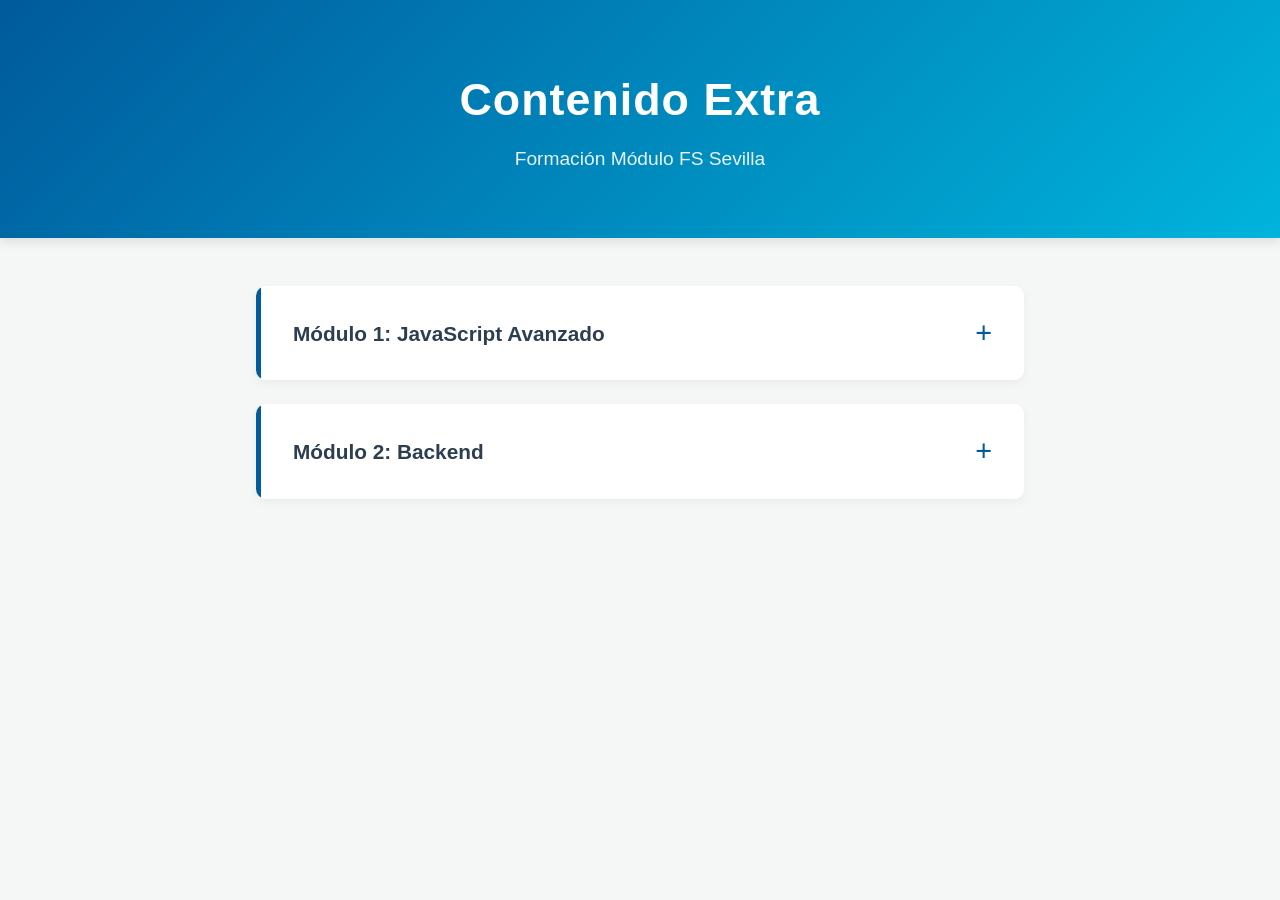
<file: index.html>
<!doctype html>
<html lang="es">
  <head>
    <meta charset="UTF-8" />
    <meta name="viewport" content="width=device-width, initial-scale=1.0" />
    <link rel="stylesheet" href="style.css" />
    <link rel="icon" type="image/webp" href="./assets/favicon.webp" />
    <title>Contenido Extra - FS Sevilla</title>
  </head>
  <body>
    <header>
      <h1>Contenido Extra</h1>
      <p>Formación Módulo FS Sevilla</p>
    </header>

    <main class="modules-container">
      <details class="module">
        <summary>Módulo 1: JavaScript Avanzado</summary>
        <ul class="classes-list">
          <li>
            <a href="./modulo1/objetos_BOM_DOM.html">Objetos, BOM y DOM</a>
          </li>
          <li>
            <a href="./modulo1/map_filter_reduce.html">Map, Filter y Reduce</a>
          </li>
          <li>
            <a href="./modulo1/pOO_Clases.html">POO y Clases</a>
          </li>
          <li>
            <a href="./modulo1/webStorage_RegExp.html"
              >Web Storage y Expresiones Regulares</a
            >
          </li>
        </ul>
      </details>
      <details class="module">
        <summary>Módulo 2: Backend</summary>
        <ul class="classes-list">
          <li>
            <a href="./modulo2/intro_MongoDB.html"
              >Introduccion a Backend y MongoDB</a
            >
          </li>
          <li>
            <a href="./modulo2/swagger_openapi.html"
              >Documentacion con Swagger y OpenAPI</a
            >
          </li>
        </ul>
      </details>
    </main>
  </body>
</html>
</file>
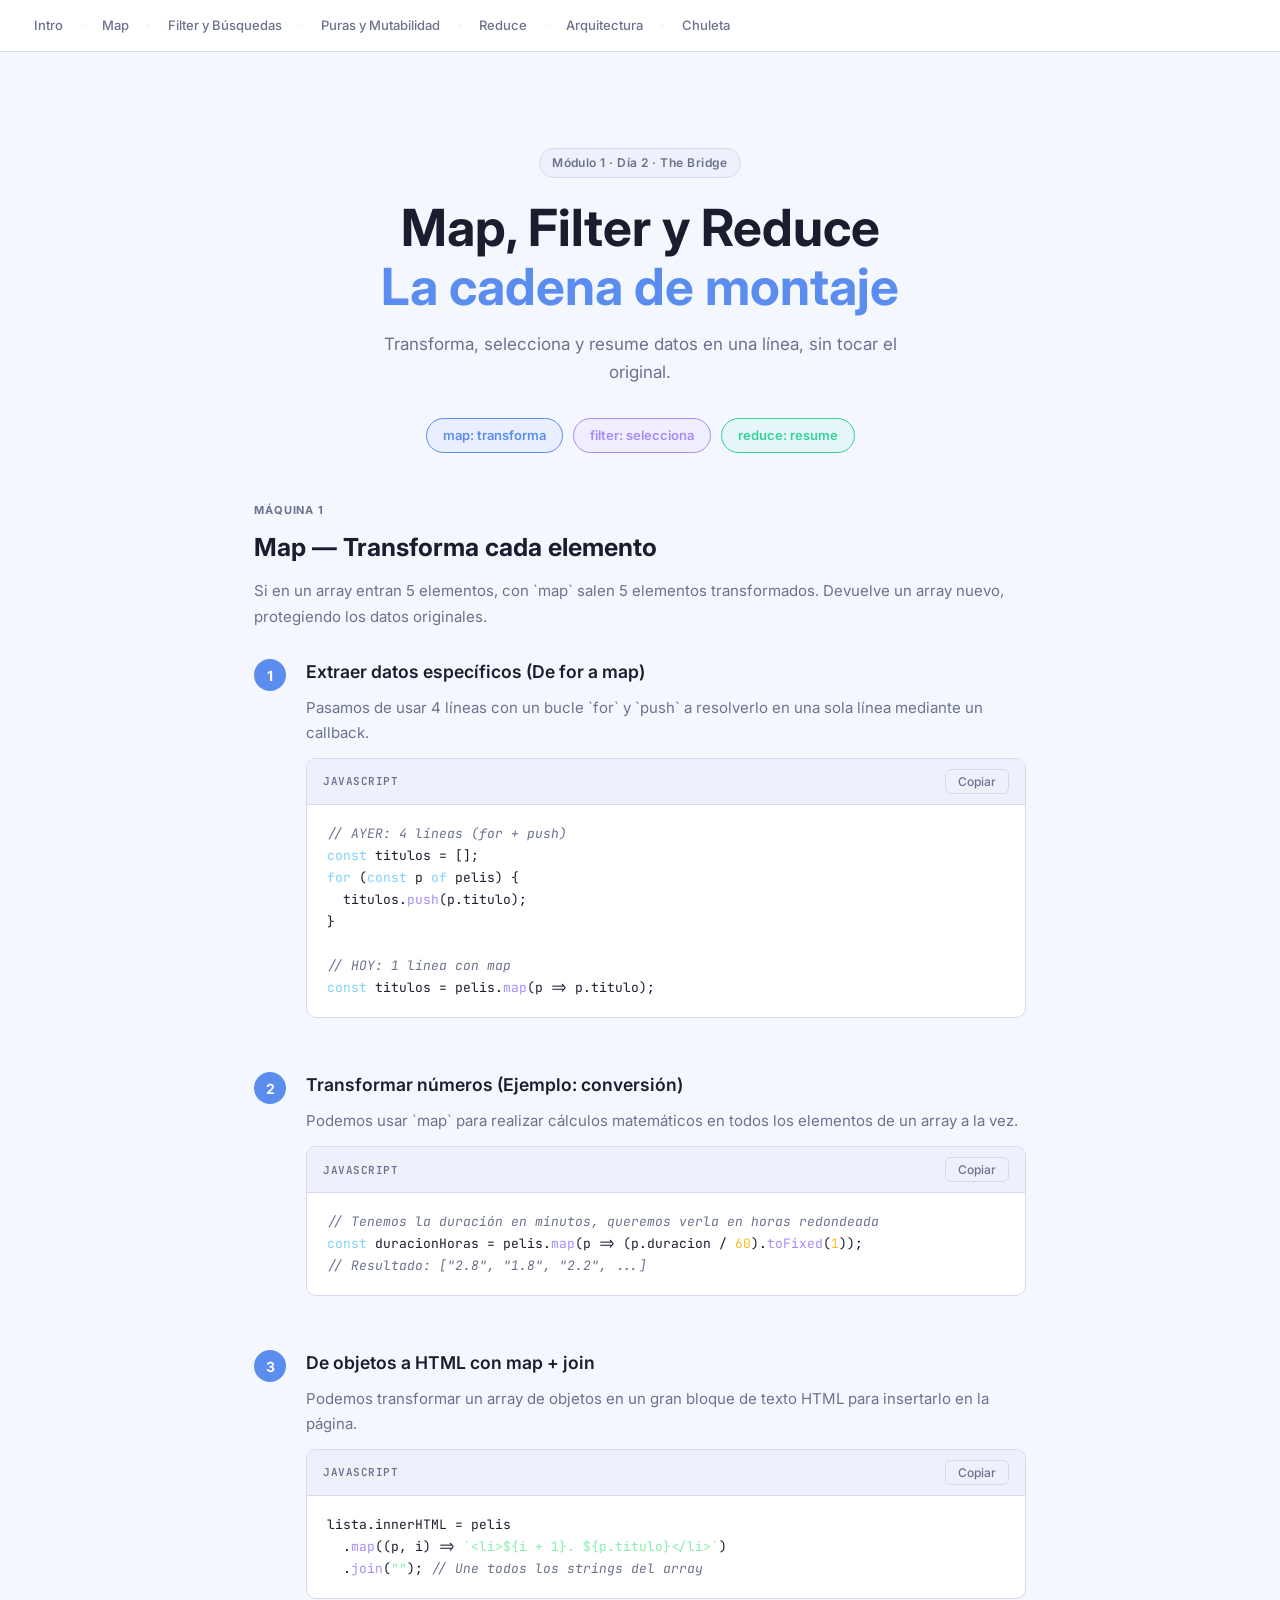
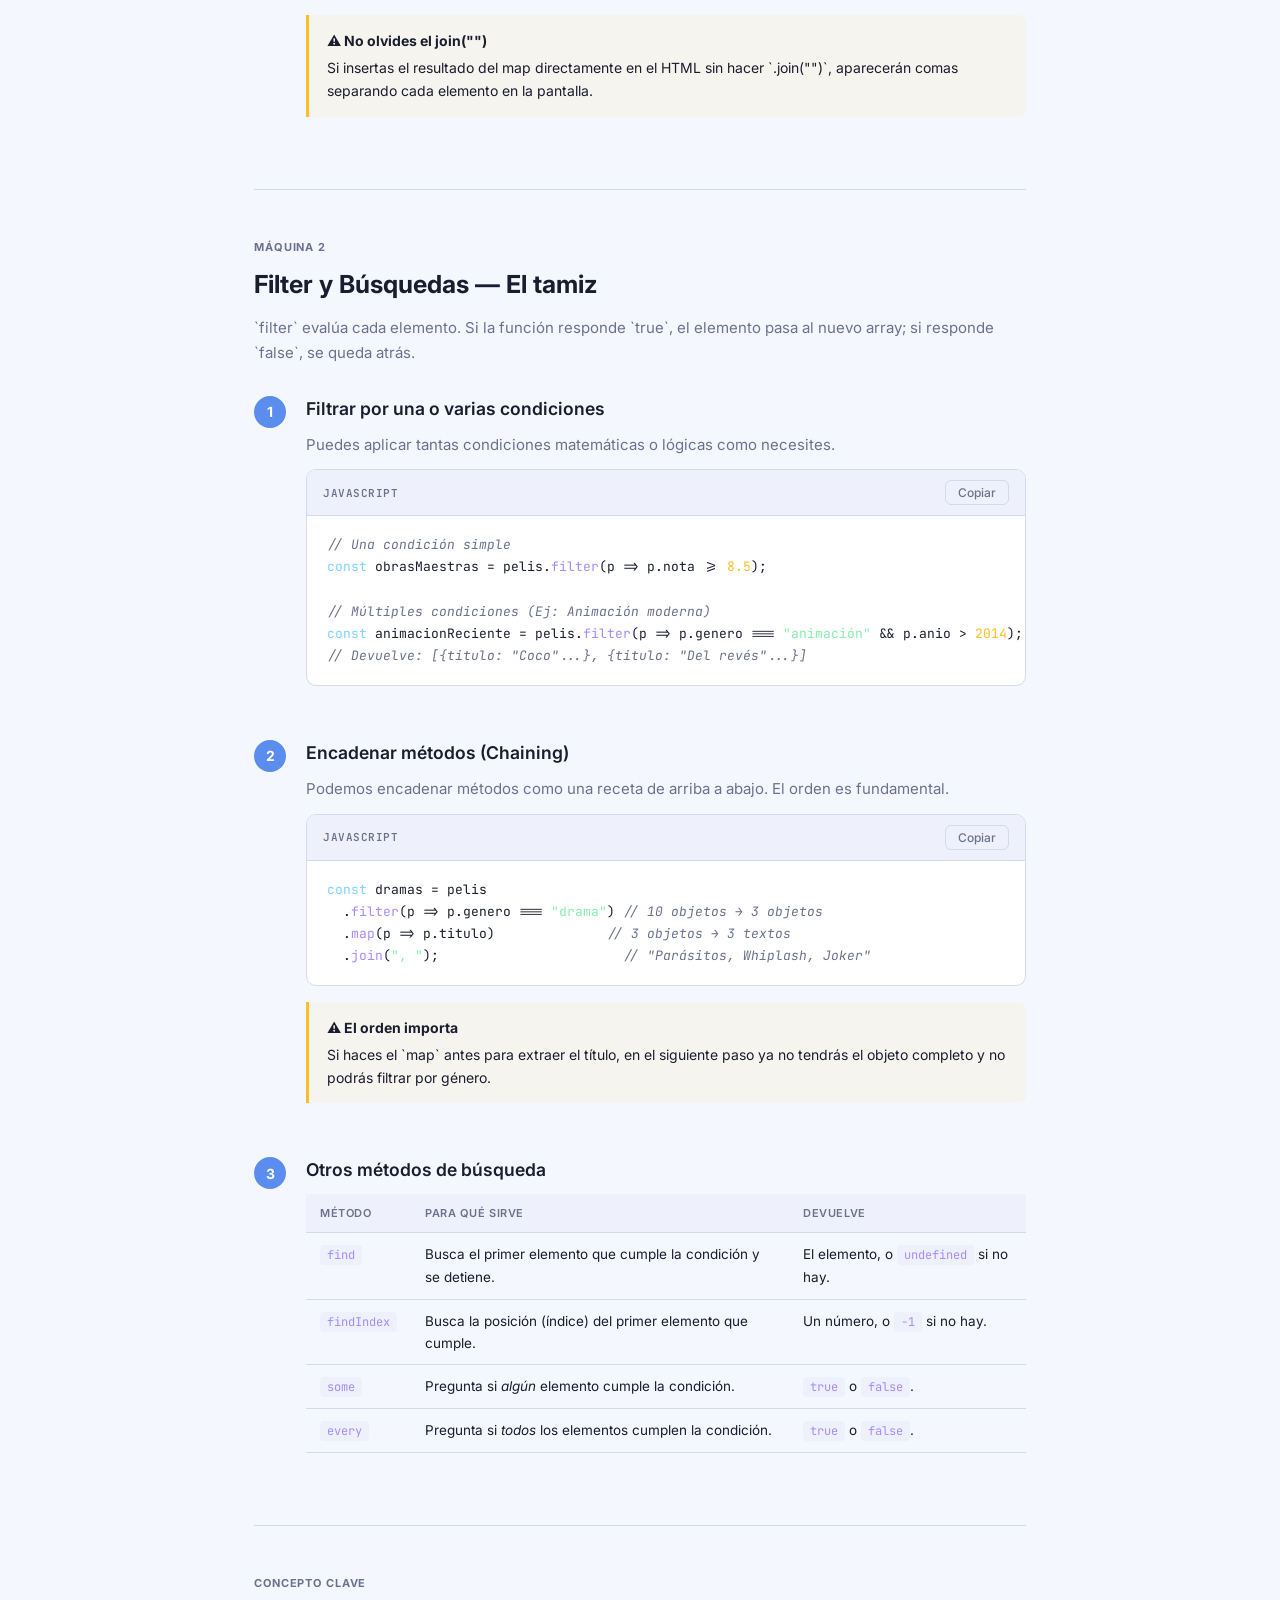
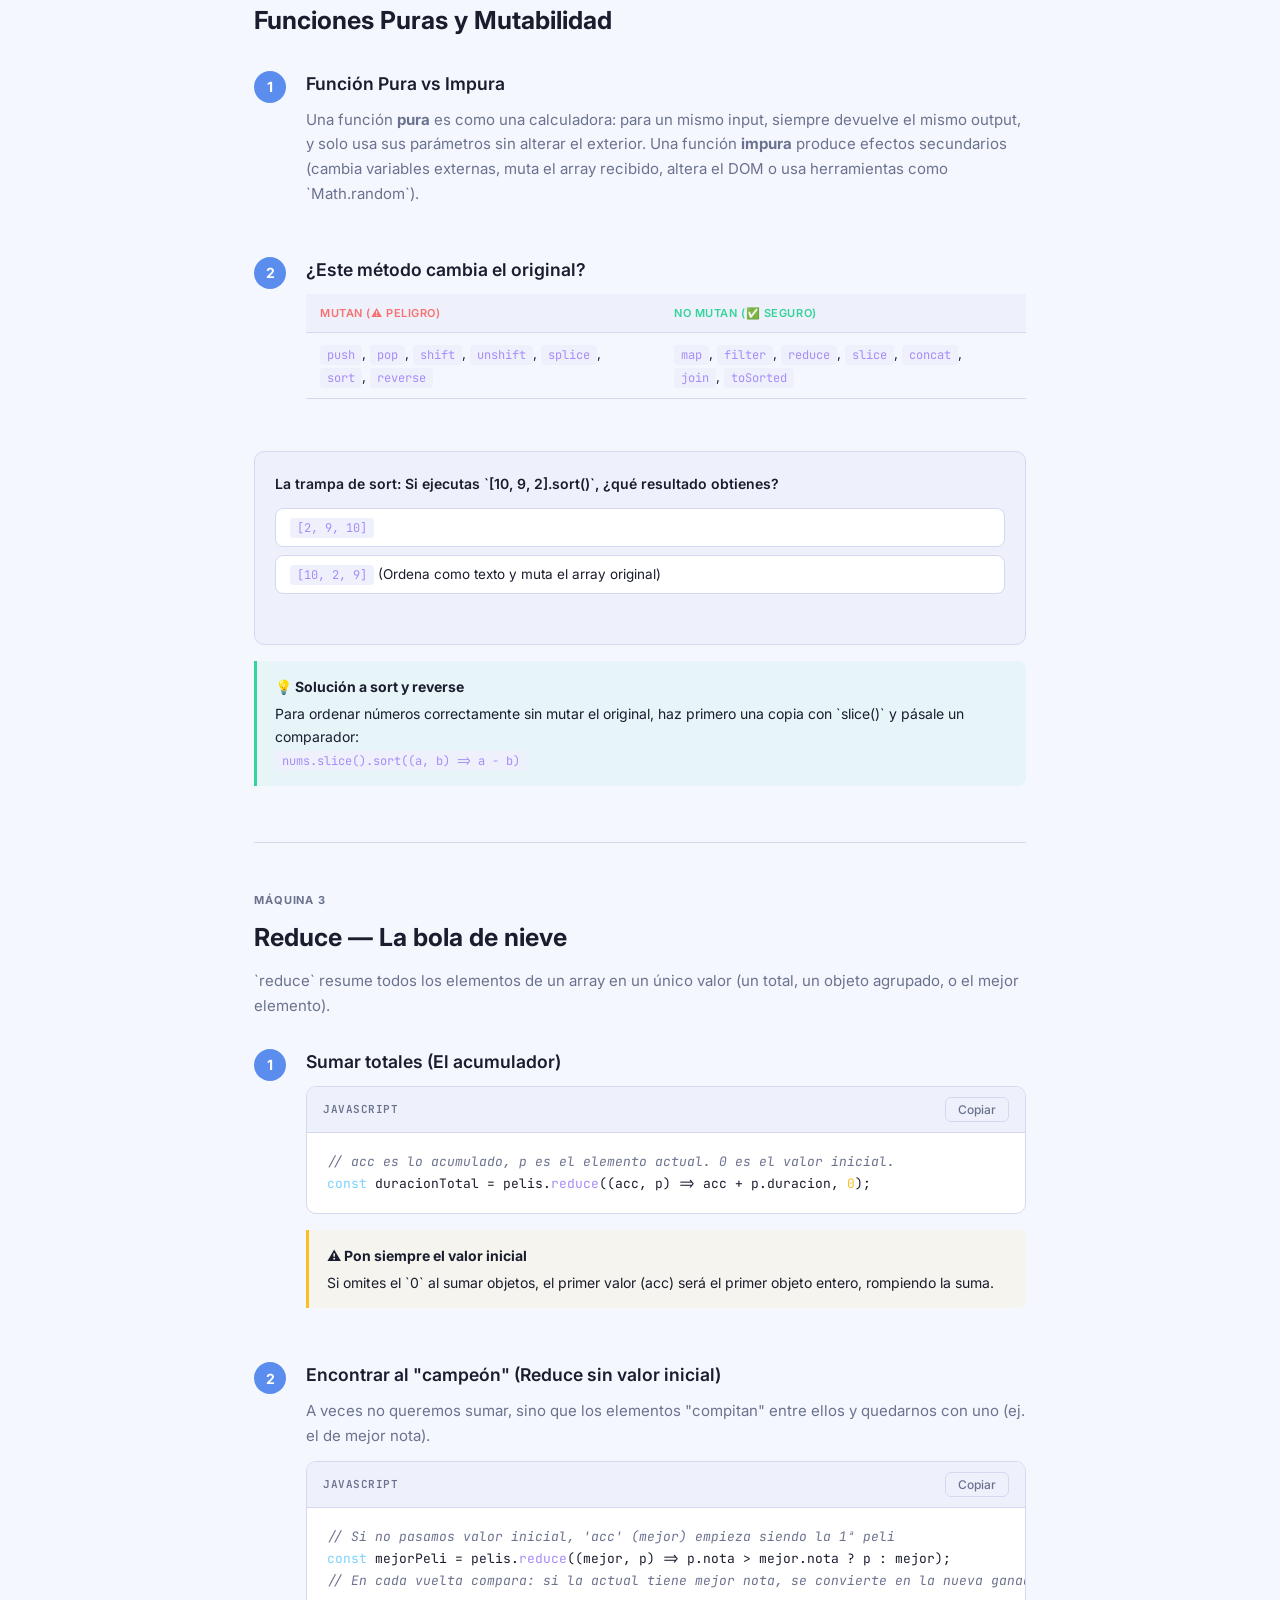
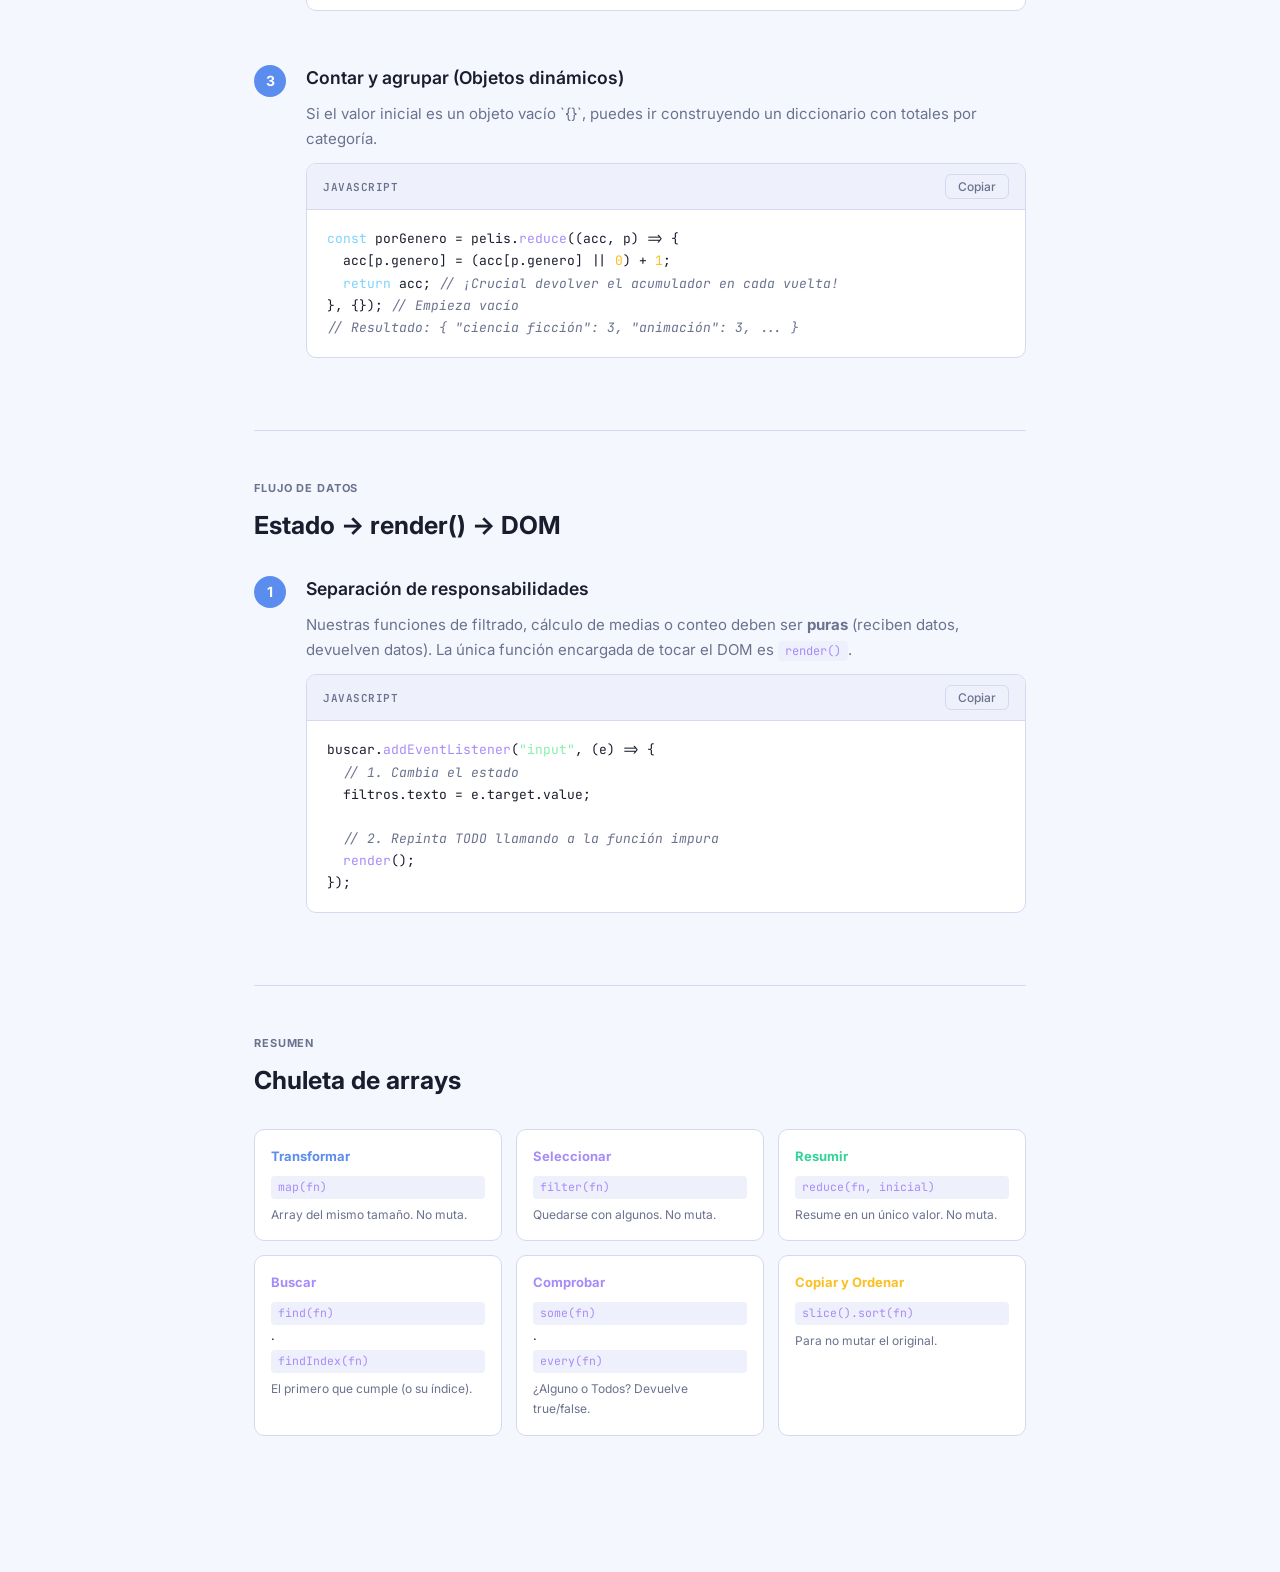
<file: modulo1/map_filter_reduce.html>
<!doctype html>
<html lang="es">
  <head>
    <meta charset="UTF-8" />
    <meta
      name="viewport"
      content="width=device-width, initial-scale=1, viewport-fit=cover"
    />
    <title>Map, Filter y Reduce — La Cadena de Montaje</title>
    <link
      href="https://fonts.googleapis.com/css2?family=Inter:wght@400;500;600;700&family=JetBrains+Mono:wght@400;600&display=swap"
      rel="stylesheet"
    />
    <style>
      :root {
        --bg: #0f1117;
        --surface: #181c27;
        --surface2: #1e2333;
        --border: #2a3045;
        --text: #e8eaf0;
        --text-muted: #7c849e;
        --accent: #5b8dee;
        --accent2: #a78bfa;
        --green: #34d399;
        --yellow: #fbbf24;
        --red: #f87171;
        --ls-color: #5b8dee;
        --ss-color: #a78bfa;
        --re-color: #34d399;
        padding-top: env(safe-area-inset-top, 0px);
        padding-bottom: env(safe-area-inset-bottom, 0px);
        box-sizing: border-box;
      }
      @media (prefers-color-scheme: light) {
        :root:not([data-theme="dark"]) {
          --bg: #f5f7ff;
          --surface: #ffffff;
          --surface2: #eef1fb;
          --border: #d4d9ef;
          --text: #1a1d2e;
          --text-muted: #6b728e;
        }
      }
      *,
      *::before,
      *::after {
        box-sizing: border-box;
        margin: 0;
        padding: 0;
      }
      html {
        scroll-behavior: smooth;
      }
      body {
        font-family: "Inter", sans-serif;
        background: var(--bg);
        color: var(--text);
        line-height: 1.65;
        font-size: 15px;
      }

      nav {
        position: sticky;
        top: 0;
        background: var(--surface);
        border-bottom: 1px solid var(--border);
        display: flex;
        align-items: center;
        gap: 8px;
        padding: 0 24px;
        height: 52px;
        z-index: 100;
        overflow-x: auto;
        white-space: nowrap;
      }
      nav a {
        color: var(--text-muted);
        text-decoration: none;
        font-size: 13px;
        font-weight: 500;
        padding: 4px 10px;
        border-radius: 6px;
        transition:
          background 0.15s,
          color 0.15s;
        flex-shrink: 0;
      }
      nav a:hover {
        background: var(--surface2);
        color: var(--text);
      }
      nav .dot {
        color: var(--border);
        font-size: 10px;
      }

      .wrap {
        max-width: 820px;
        margin: 0 auto;
        padding: 40px 24px 80px;
      }
      .hero {
        text-align: center;
        padding: 56px 0 48px;
      }
      .hero .tag {
        display: inline-block;
        background: var(--surface2);
        border: 1px solid var(--border);
        color: var(--text-muted);
        font-size: 12px;
        font-weight: 600;
        padding: 4px 12px;
        border-radius: 20px;
        margin-bottom: 20px;
        letter-spacing: 0.04em;
      }
      .hero h1 {
        font-size: clamp(2rem, 5vw, 3.2rem);
        font-weight: 700;
        line-height: 1.15;
        margin-bottom: 14px;
      }
      .hero h1 span {
        color: var(--accent);
      }
      .hero p {
        color: var(--text-muted);
        font-size: 17px;
        max-width: 560px;
        margin: 0 auto 32px;
      }
      .hero-pills {
        display: flex;
        justify-content: center;
        gap: 10px;
        flex-wrap: wrap;
      }
      .pill {
        padding: 6px 16px;
        border-radius: 20px;
        font-size: 13px;
        font-weight: 600;
        border: 1.5px solid;
      }
      .pill-ls {
        color: var(--ls-color);
        border-color: var(--ls-color);
        background: rgba(91, 141, 238, 0.08);
      }
      .pill-ss {
        color: var(--ss-color);
        border-color: var(--ss-color);
        background: rgba(167, 139, 250, 0.08);
      }
      .pill-re {
        color: var(--re-color);
        border-color: var(--re-color);
        background: rgba(52, 211, 153, 0.08);
      }

      section {
        margin-bottom: 56px;
      }
      .section-header {
        margin-bottom: 28px;
      }
      .section-label {
        font-size: 11px;
        font-weight: 700;
        letter-spacing: 0.08em;
        color: var(--text-muted);
        text-transform: uppercase;
        margin-bottom: 8px;
      }
      h2 {
        font-size: 1.55rem;
        font-weight: 700;
        margin-bottom: 10px;
      }
      h3 {
        font-size: 1.1rem;
        font-weight: 600;
        margin-bottom: 10px;
        color: var(--text);
      }
      .section-intro {
        color: var(--text-muted);
        font-size: 15px;
        line-height: 1.7;
        margin-bottom: 24px;
      }

      .step {
        display: flex;
        gap: 20px;
        margin-bottom: 36px;
      }
      .step-num {
        flex-shrink: 0;
        width: 32px;
        height: 32px;
        border-radius: 50%;
        background: var(--accent);
        color: #fff;
        font-size: 14px;
        font-weight: 700;
        display: flex;
        align-items: center;
        justify-content: center;
        margin-top: 2px;
      }
      .step-body {
        flex: 1;
        min-width: 0;
      }
      .step-body p {
        color: var(--text-muted);
        margin-bottom: 12px;
      }

      .code-block {
        background: var(--surface);
        border: 1px solid var(--border);
        border-radius: 10px;
        overflow: hidden;
        margin-bottom: 16px;
      }
      .code-header {
        display: flex;
        justify-content: space-between;
        align-items: center;
        padding: 10px 16px;
        border-bottom: 1px solid var(--border);
        background: var(--surface2);
      }
      .code-lang {
        font-family: "JetBrains Mono", monospace;
        font-size: 11px;
        font-weight: 600;
        color: var(--text-muted);
        text-transform: uppercase;
        letter-spacing: 0.05em;
      }
      .copy-btn {
        background: none;
        border: 1px solid var(--border);
        color: var(--text-muted);
        font-size: 12px;
        font-weight: 500;
        padding: 4px 12px;
        border-radius: 6px;
        cursor: pointer;
        transition:
          background 0.15s,
          color 0.15s;
        font-family: "Inter", sans-serif;
      }
      .copy-btn:hover {
        background: var(--border);
        color: var(--text);
      }
      .copy-btn.copied {
        color: var(--green);
        border-color: var(--green);
      }
      pre {
        font-family: "JetBrains Mono", monospace;
        font-size: 13px;
        line-height: 1.7;
        padding: 18px 20px;
        overflow-x: auto;
        color: var(--text);
      }
      .kw {
        color: #7dd3fc;
      }
      .fn {
        color: #a78bfa;
      }
      .str {
        color: #86efac;
      }
      .cm {
        color: var(--text-muted);
        font-style: italic;
      }
      .num {
        color: #fbbf24;
      }

      .callout {
        border-left: 3px solid;
        padding: 14px 18px;
        border-radius: 0 8px 8px 0;
        margin-bottom: 16px;
        font-size: 14px;
        line-height: 1.65;
      }
      .callout-info {
        border-color: var(--accent);
        background: rgba(91, 141, 238, 0.07);
      }
      .callout-warn {
        border-color: var(--yellow);
        background: rgba(251, 191, 36, 0.07);
      }
      .callout-tip {
        border-color: var(--green);
        background: rgba(52, 211, 153, 0.07);
      }
      .callout strong {
        display: block;
        margin-bottom: 4px;
      }

      .table-wrap {
        overflow-x: auto;
        margin-bottom: 16px;
      }
      table {
        width: 100%;
        border-collapse: collapse;
        font-size: 13.5px;
      }
      th {
        background: var(--surface2);
        color: var(--text-muted);
        font-size: 11px;
        font-weight: 600;
        text-transform: uppercase;
        letter-spacing: 0.05em;
        padding: 10px 14px;
        text-align: left;
        border-bottom: 1px solid var(--border);
      }
      td {
        padding: 10px 14px;
        border-bottom: 1px solid var(--border);
        vertical-align: top;
      }
      code {
        font-family: "JetBrains Mono", monospace;
        font-size: 12px;
        background: var(--surface2);
        padding: 2px 7px;
        border-radius: 4px;
        color: var(--accent2);
      }

      .divider {
        height: 1px;
        background: var(--border);
        margin: 48px 0;
      }

      .quiz {
        background: var(--surface2);
        border: 1px solid var(--border);
        border-radius: 10px;
        padding: 20px;
        margin-bottom: 16px;
      }
      .quiz p {
        font-weight: 600;
        margin-bottom: 12px;
        font-size: 14px;
      }
      .quiz-opts {
        display: flex;
        flex-direction: column;
        gap: 8px;
      }
      .quiz-opt {
        background: var(--surface);
        border: 1px solid var(--border);
        border-radius: 8px;
        padding: 10px 14px;
        cursor: pointer;
        font-size: 13.5px;
        transition: border-color 0.15s;
        text-align: left;
        font-family: "Inter", sans-serif;
        color: var(--text);
      }
      .quiz-opt:hover {
        border-color: var(--accent);
      }
      .quiz-opt.correct {
        border-color: var(--green);
        background: rgba(52, 211, 153, 0.08);
        color: var(--green);
      }
      .quiz-opt.wrong {
        border-color: var(--red);
        background: rgba(248, 113, 113, 0.08);
        color: var(--red);
      }
      .quiz-feedback {
        margin-top: 10px;
        font-size: 13px;
        min-height: 20px;
        color: var(--text-muted);
      }

      .cheat-grid {
        display: grid;
        grid-template-columns: repeat(auto-fill, minmax(230px, 1fr));
        gap: 14px;
      }
      .cheat-card {
        background: var(--surface);
        border: 1px solid var(--border);
        border-radius: 10px;
        padding: 16px;
        font-size: 13px;
      }
      .cheat-card .cheat-title {
        font-weight: 700;
        margin-bottom: 8px;
        font-size: 13px;
      }
      .cheat-card code {
        display: block;
        margin-bottom: 4px;
        font-size: 11.5px;
      }

      #progress-bar {
        position: fixed;
        top: 0;
        left: 0;
        height: 3px;
        background: linear-gradient(90deg, var(--accent), var(--accent2));
        z-index: 200;
        transition: width 0.1s;
        width: 0;
      }
    </style>
  </head>
  <body>
    <!--[cite: 4] -->
    <div id="progress-bar"></div>

    <nav>
      <a href="#intro">Intro</a><span class="dot">·</span> <a href="#map">Map</a
      ><span class="dot">·</span> <a href="#filter">Filter y Búsquedas</a
      ><span class="dot">·</span> <a href="#puras">Puras y Mutabilidad</a
      ><span class="dot">·</span> <a href="#reduce">Reduce</a
      ><span class="dot">·</span> <a href="#arquitectura">Arquitectura</a
      ><span class="dot">·</span>
      <a href="#cheatsheet">Chuleta</a>
    </nav>

    <div class="wrap">
      <!-- HERO -->
      <div class="hero" id="intro">
        <div class="tag">Módulo 1 · Día 2 · The Bridge</div>
        <h1>Map, Filter y Reduce<br /><span>La cadena de montaje</span></h1>
        <p>
          Transforma, selecciona y resume datos en una línea, sin tocar el
          original.
        </p>
        <div class="hero-pills">
          <span class="pill pill-ls">map: transforma</span>
          <span class="pill pill-ss">filter: selecciona</span>
          <span class="pill pill-re">reduce: resume</span>
        </div>
      </div>

      <!-- ================== 1. MAP ================== -->
      <section id="map">
        <div class="section-header">
          <div class="section-label">Máquina 1</div>
          <h2>Map — Transforma cada elemento</h2>
          <p class="section-intro">
            Si en un array entran 5 elementos, con `map` salen 5 elementos
            transformados. Devuelve un array nuevo, protegiendo los datos
            originales.
          </p>
        </div>

        <div class="step">
          <div class="step-num">1</div>
          <div class="step-body">
            <h3>Extraer datos específicos (De for a map)</h3>
            <p>
              Pasamos de usar 4 líneas con un bucle `for` y `push` a resolverlo
              en una sola línea mediante un callback.
            </p>
            <div class="code-block">
              <div class="code-header">
                <span class="code-lang">JavaScript</span
                ><button class="copy-btn" onclick="copyCode(this)">
                  Copiar
                </button>
              </div>
              <pre><span class="cm">// AYER: 4 líneas (for + push)</span>
<span class="kw">const</span> titulos = [];
<span class="kw">for</span> (<span class="kw">const</span> p <span class="kw">of</span> pelis) {
  titulos.<span class="fn">push</span>(p.titulo);
}

<span class="cm">// HOY: 1 línea con map</span>
<span class="kw">const</span> titulos = pelis.<span class="fn">map</span>(p => p.titulo);</pre>
            </div>
          </div>
        </div>

        <div class="step">
          <div class="step-num">2</div>
          <div class="step-body">
            <h3>Transformar números (Ejemplo: conversión)</h3>
            <p>
              Podemos usar `map` para realizar cálculos matemáticos en todos los
              elementos de un array a la vez.
            </p>
            <div class="code-block">
              <div class="code-header">
                <span class="code-lang">JavaScript</span
                ><button class="copy-btn" onclick="copyCode(this)">
                  Copiar
                </button>
              </div>
              <pre><span class="cm">// Tenemos la duración en minutos, queremos verla en horas redondeada</span>
<span class="kw">const</span> duracionHoras = pelis.<span class="fn">map</span>(p => (p.duracion / <span class="num">60</span>).<span class="fn">toFixed</span>(<span class="num">1</span>));
<span class="cm">// Resultado: ["2.8", "1.8", "2.2", ...]</span></pre>
            </div>
          </div>
        </div>

        <div class="step">
          <div class="step-num">3</div>
          <div class="step-body">
            <h3>De objetos a HTML con map + join</h3>
            <p>
              Podemos transformar un array de objetos en un gran bloque de texto
              HTML para insertarlo en la página.
            </p>
            <div class="code-block">
              <div class="code-header">
                <span class="code-lang">JavaScript</span
                ><button class="copy-btn" onclick="copyCode(this)">
                  Copiar
                </button>
              </div>
              <pre>lista.innerHTML = pelis
  .<span class="fn">map</span>((p, i) => <span class="str">`&lt;li&gt;</span><span class="str">${i + 1}</span><span class="str">. </span><span class="str">${p.titulo}</span><span class="str">&lt;/li&gt;`</span>)
  .<span class="fn">join</span>(<span class="str">""</span>); <span class="cm">// Une todos los strings del array</span></pre>
            </div>
            <div class="callout callout-warn">
              <strong>⚠️ No olvides el join("")</strong>
              Si insertas el resultado del map directamente en el HTML sin hacer
              `.join("")`, aparecerán comas separando cada elemento en la
              pantalla.
            </div>
          </div>
        </div>
      </section>

      <div class="divider"></div>

      <!-- ================== 2. FILTER ================== -->
      <section id="filter">
        <div class="section-header">
          <div class="section-label">Máquina 2</div>
          <h2>Filter y Búsquedas — El tamiz</h2>
          <p class="section-intro">
            `filter` evalúa cada elemento. Si la función responde `true`, el
            elemento pasa al nuevo array; si responde `false`, se queda atrás.
          </p>
        </div>

        <div class="step">
          <div class="step-num">1</div>
          <div class="step-body">
            <h3>Filtrar por una o varias condiciones</h3>
            <p>
              Puedes aplicar tantas condiciones matemáticas o lógicas como
              necesites.
            </p>
            <div class="code-block">
              <div class="code-header">
                <span class="code-lang">JavaScript</span
                ><button class="copy-btn" onclick="copyCode(this)">
                  Copiar
                </button>
              </div>
              <pre><span class="cm">// Una condición simple</span>
<span class="kw">const</span> obrasMaestras = pelis.<span class="fn">filter</span>(p => p.nota >= <span class="num">8.5</span>);

<span class="cm">// Múltiples condiciones (Ej: Animación moderna)</span>
<span class="kw">const</span> animacionReciente = pelis.<span class="fn">filter</span>(p => p.genero === <span class="str">"animación"</span> && p.anio > <span class="num">2014</span>);
<span class="cm">// Devuelve: [{titulo: "Coco"...}, {titulo: "Del revés"...}]</span></pre>
            </div>
          </div>
        </div>

        <div class="step">
          <div class="step-num">2</div>
          <div class="step-body">
            <h3>Encadenar métodos (Chaining)</h3>
            <p>
              Podemos encadenar métodos como una receta de arriba a abajo. El
              orden es fundamental.
            </p>
            <div class="code-block">
              <div class="code-header">
                <span class="code-lang">JavaScript</span
                ><button class="copy-btn" onclick="copyCode(this)">
                  Copiar
                </button>
              </div>
              <pre><span class="kw">const</span> dramas = pelis
  .<span class="fn">filter</span>(p => p.genero === <span class="str">"drama"</span>) <span class="cm">// 10 objetos → 3 objetos</span>
  .<span class="fn">map</span>(p => p.titulo)              <span class="cm">// 3 objetos → 3 textos</span>
  .<span class="fn">join</span>(<span class="str">", "</span>);                       <span class="cm">// "Parásitos, Whiplash, Joker"</span></pre>
            </div>
            <div class="callout callout-warn">
              <strong>⚠️ El orden importa</strong>
              Si haces el `map` antes para extraer el título, en el siguiente
              paso ya no tendrás el objeto completo y no podrás filtrar por
              género.
            </div>
          </div>
        </div>

        <div class="step">
          <div class="step-num">3</div>
          <div class="step-body">
            <h3>Otros métodos de búsqueda</h3>
            <div class="table-wrap">
              <table>
                <thead>
                  <tr>
                    <th>Método</th>
                    <th>Para qué sirve</th>
                    <th>Devuelve</th>
                  </tr>
                </thead>
                <tbody>
                  <tr>
                    <td><code>find</code></td>
                    <td>
                      Busca el primer elemento que cumple la condición y se
                      detiene.
                    </td>
                    <td>El elemento, o <code>undefined</code> si no hay.</td>
                  </tr>
                  <tr>
                    <td><code>findIndex</code></td>
                    <td>
                      Busca la posición (índice) del primer elemento que cumple.
                    </td>
                    <td>Un número, o <code>-1</code> si no hay.</td>
                  </tr>
                  <tr>
                    <td><code>some</code></td>
                    <td>
                      Pregunta si <em>algún</em> elemento cumple la condición.
                    </td>
                    <td><code>true</code> o <code>false</code>.</td>
                  </tr>
                  <tr>
                    <td><code>every</code></td>
                    <td>
                      Pregunta si <em>todos</em> los elementos cumplen la
                      condición.
                    </td>
                    <td><code>true</code> o <code>false</code>.</td>
                  </tr>
                </tbody>
              </table>
            </div>
          </div>
        </div>
      </section>

      <div class="divider"></div>

      <!-- ================== 3. PURAS Y MUTABILIDAD ================== -->
      <section id="puras">
        <div class="section-header">
          <div class="section-label">Concepto Clave</div>
          <h2>Funciones Puras y Mutabilidad</h2>
        </div>

        <div class="step">
          <div class="step-num">1</div>
          <div class="step-body">
            <h3>Función Pura vs Impura</h3>
            <p>
              Una función <strong>pura</strong> es como una calculadora: para un
              mismo input, siempre devuelve el mismo output, y solo usa sus
              parámetros sin alterar el exterior. Una función
              <strong>impura</strong> produce efectos secundarios (cambia
              variables externas, muta el array recibido, altera el DOM o usa
              herramientas como `Math.random`).
            </p>
          </div>
        </div>

        <div class="step">
          <div class="step-num">2</div>
          <div class="step-body">
            <h3>¿Este método cambia el original?</h3>
            <div class="table-wrap">
              <table>
                <thead>
                  <tr>
                    <th style="color: var(--red)">MUTAN (⚠️ Peligro)</th>
                    <th style="color: var(--green)">NO MUTAN (✅ Seguro)</th>
                  </tr>
                </thead>
                <tbody>
                  <tr>
                    <td>
                      <code>push</code>, <code>pop</code>, <code>shift</code>,
                      <code>unshift</code>, <code>splice</code>,
                      <code>sort</code>, <code>reverse</code>
                    </td>
                    <td>
                      <code>map</code>, <code>filter</code>,
                      <code>reduce</code>, <code>slice</code>,
                      <code>concat</code>, <code>join</code>,
                      <code>toSorted</code>
                    </td>
                  </tr>
                </tbody>
              </table>
            </div>
          </div>
        </div>

        <div class="quiz">
          <p>
            La trampa de sort: Si ejecutas `[10, 9, 2].sort()`, ¿qué resultado
            obtienes?
          </p>
          <div class="quiz-opts">
            <button class="quiz-opt" onclick="checkQuiz(this, false)">
              <code>[2, 9, 10]</code>
            </button>
            <button class="quiz-opt" onclick="checkQuiz(this, true)">
              <code>[10, 2, 9]</code> (Ordena como texto y muta el array
              original)
            </button>
          </div>
          <div class="quiz-feedback"></div>
        </div>

        <div class="callout callout-tip">
          <strong>💡 Solución a sort y reverse</strong>
          Para ordenar números correctamente sin mutar el original, haz primero
          una copia con `slice()` y pásale un comparador: <br />
          <code>nums.slice().sort((a, b) => a - b)</code>
        </div>
      </section>

      <div class="divider"></div>

      <!-- ================== 4. REDUCE ================== -->
      <section id="reduce">
        <div class="section-header">
          <div class="section-label">Máquina 3</div>
          <h2>Reduce — La bola de nieve</h2>
          <p class="section-intro">
            `reduce` resume todos los elementos de un array en un único valor
            (un total, un objeto agrupado, o el mejor elemento).
          </p>
        </div>

        <div class="step">
          <div class="step-num">1</div>
          <div class="step-body">
            <h3>Sumar totales (El acumulador)</h3>
            <div class="code-block">
              <div class="code-header">
                <span class="code-lang">JavaScript</span
                ><button class="copy-btn" onclick="copyCode(this)">
                  Copiar
                </button>
              </div>
              <pre><span class="cm">// acc es lo acumulado, p es el elemento actual. 0 es el valor inicial.</span>
<span class="kw">const</span> duracionTotal = pelis.<span class="fn">reduce</span>((acc, p) => acc + p.duracion, <span class="num">0</span>);</pre>
            </div>
            <div class="callout callout-warn">
              <strong>⚠️ Pon siempre el valor inicial</strong>
              Si omites el `0` al sumar objetos, el primer valor (acc) será el
              primer objeto entero, rompiendo la suma.
            </div>
          </div>
        </div>

        <div class="step">
          <div class="step-num">2</div>
          <div class="step-body">
            <h3>Encontrar al "campeón" (Reduce sin valor inicial)</h3>
            <p>
              A veces no queremos sumar, sino que los elementos "compitan" entre
              ellos y quedarnos con uno (ej. el de mejor nota).
            </p>
            <div class="code-block">
              <div class="code-header">
                <span class="code-lang">JavaScript</span
                ><button class="copy-btn" onclick="copyCode(this)">
                  Copiar
                </button>
              </div>
              <pre><span class="cm">// Si no pasamos valor inicial, 'acc' (mejor) empieza siendo la 1ª peli</span>
<span class="kw">const</span> mejorPeli = pelis.<span class="fn">reduce</span>((mejor, p) => p.nota > mejor.nota ? p : mejor);
<span class="cm">// En cada vuelta compara: si la actual tiene mejor nota, se convierte en la nueva ganadora.</span></pre>
            </div>
          </div>
        </div>

        <div class="step">
          <div class="step-num">3</div>
          <div class="step-body">
            <h3>Contar y agrupar (Objetos dinámicos)</h3>
            <p>
              Si el valor inicial es un objeto vacío `{}`, puedes ir
              construyendo un diccionario con totales por categoría.
            </p>
            <div class="code-block">
              <div class="code-header">
                <span class="code-lang">JavaScript</span
                ><button class="copy-btn" onclick="copyCode(this)">
                  Copiar
                </button>
              </div>
              <pre><span class="kw">const</span> porGenero = pelis.<span class="fn">reduce</span>((acc, p) => {
  acc[p.genero] = (acc[p.genero] || <span class="num">0</span>) + <span class="num">1</span>;
  <span class="kw">return</span> acc; <span class="cm">// ¡Crucial devolver el acumulador en cada vuelta!</span>
}, {}); <span class="cm">// Empieza vacío</span>
<span class="cm">// Resultado: { "ciencia ficción": 3, "animación": 3, ... }</span></pre>
            </div>
          </div>
        </div>
      </section>

      <div class="divider"></div>

      <!-- ================== 5. ARQUITECTURA ================== -->
      <section id="arquitectura">
        <div class="section-header">
          <div class="section-label">Flujo de datos</div>
          <h2>Estado → render() → DOM</h2>
        </div>

        <div class="step">
          <div class="step-num">1</div>
          <div class="step-body">
            <h3>Separación de responsabilidades</h3>
            <p>
              Nuestras funciones de filtrado, cálculo de medias o conteo deben
              ser <strong>puras</strong> (reciben datos, devuelven datos). La
              única función encargada de tocar el DOM es <code>render()</code>.
            </p>

            <div class="code-block">
              <div class="code-header">
                <span class="code-lang">JavaScript</span
                ><button class="copy-btn" onclick="copyCode(this)">
                  Copiar
                </button>
              </div>
              <pre>buscar.<span class="fn">addEventListener</span>(<span class="str">"input"</span>, (e) => {
  <span class="cm">// 1. Cambia el estado</span>
  filtros.texto = e.target.value; 
  
  <span class="cm">// 2. Repinta TODO llamando a la función impura</span>
  <span class="fn">render</span>(); 
});</pre>
            </div>
          </div>
        </div>
      </section>

      <div class="divider"></div>

      <!-- ================== CHEAT SHEET ================== -->
      <section id="cheatsheet">
        <div class="section-header">
          <div class="section-label">Resumen</div>
          <h2>Chuleta de arrays</h2>
        </div>

        <div class="cheat-grid">
          <div class="cheat-card">
            <div class="cheat-title" style="color: var(--ls-color)">
              Transformar
            </div>
            <code>map(fn)</code>
            <p
              style="color: var(--text-muted); font-size: 12px; margin-top: 6px"
            >
              Array del mismo tamaño. No muta.
            </p>
          </div>
          <div class="cheat-card">
            <div class="cheat-title" style="color: var(--ss-color)">
              Seleccionar
            </div>
            <code>filter(fn)</code>
            <p
              style="color: var(--text-muted); font-size: 12px; margin-top: 6px"
            >
              Quedarse con algunos. No muta.
            </p>
          </div>
          <div class="cheat-card">
            <div class="cheat-title" style="color: var(--re-color)">
              Resumir
            </div>
            <code>reduce(fn, inicial)</code>
            <p
              style="color: var(--text-muted); font-size: 12px; margin-top: 6px"
            >
              Resume en un único valor. No muta.
            </p>
          </div>
          <div class="cheat-card">
            <div class="cheat-title" style="color: var(--accent2)">Buscar</div>
            <code>find(fn)</code> · <code>findIndex(fn)</code>
            <p
              style="color: var(--text-muted); font-size: 12px; margin-top: 6px"
            >
              El primero que cumple (o su índice).
            </p>
          </div>
          <div class="cheat-card">
            <div class="cheat-title" style="color: var(--accent2)">
              Comprobar
            </div>
            <code>some(fn)</code> · <code>every(fn)</code>
            <p
              style="color: var(--text-muted); font-size: 12px; margin-top: 6px"
            >
              ¿Alguno o Todos? Devuelve true/false.
            </p>
          </div>
          <div class="cheat-card">
            <div class="cheat-title" style="color: var(--yellow)">
              Copiar y Ordenar
            </div>
            <code>slice().sort(fn)</code>
            <p
              style="color: var(--text-muted); font-size: 12px; margin-top: 6px"
            >
              Para no mutar el original.
            </p>
          </div>
        </div>
      </section>
    </div>

    <script>
      // Barra de progreso
      window.addEventListener("scroll", () => {
        const el = document.documentElement;
        const pct = (el.scrollTop / (el.scrollHeight - el.clientHeight)) * 100;
        document.getElementById("progress-bar").style.width = pct + "%";
      });

      // Copiar código
      function copyCode(btn) {
        const pre = btn.closest(".code-block").querySelector("pre");
        navigator.clipboard.writeText(pre.innerText).then(() => {
          btn.textContent = "✓ Copiado";
          btn.classList.add("copied");
          setTimeout(() => {
            btn.textContent = "Copiar";
            btn.classList.remove("copied");
          }, 2000);
        });
      }

      // Quiz
      function checkQuiz(btn, correct) {
        const opts = btn.closest(".quiz-opts").querySelectorAll(".quiz-opt");
        const fb = btn.closest(".quiz").querySelector(".quiz-feedback");
        opts.forEach((o) => (o.disabled = true));
        btn.classList.add(correct ? "correct" : "wrong");
        fb.textContent = correct
          ? "✅ ¡Correcto! El método sort por defecto ordena los números tratándolos como texto, por lo que el 10 aparece antes que el 2."
          : "❌ Incorrecto. Recuerda que sort muta el array y, por defecto, evalúa los números como strings.";
        fb.style.color = correct ? "var(--green)" : "var(--red)";
      }
    </script>
  </body>
</html>
</file>
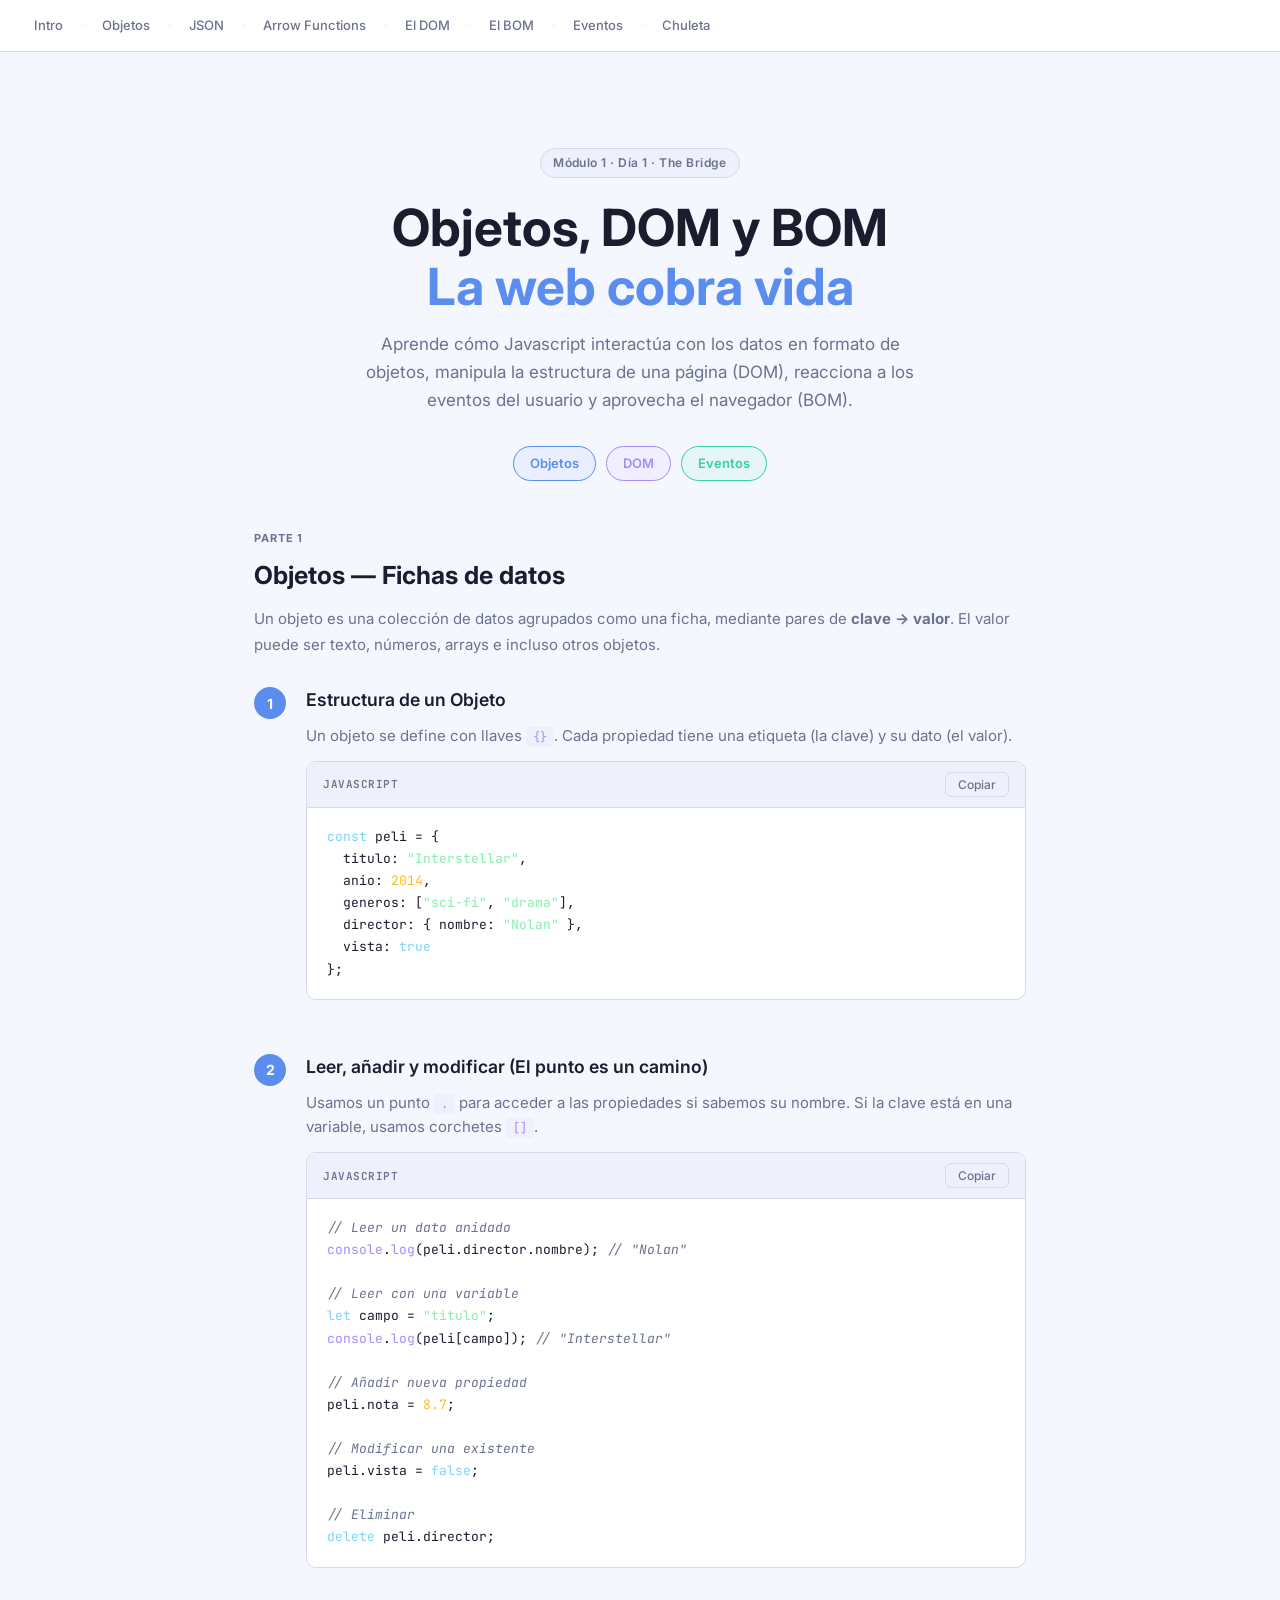
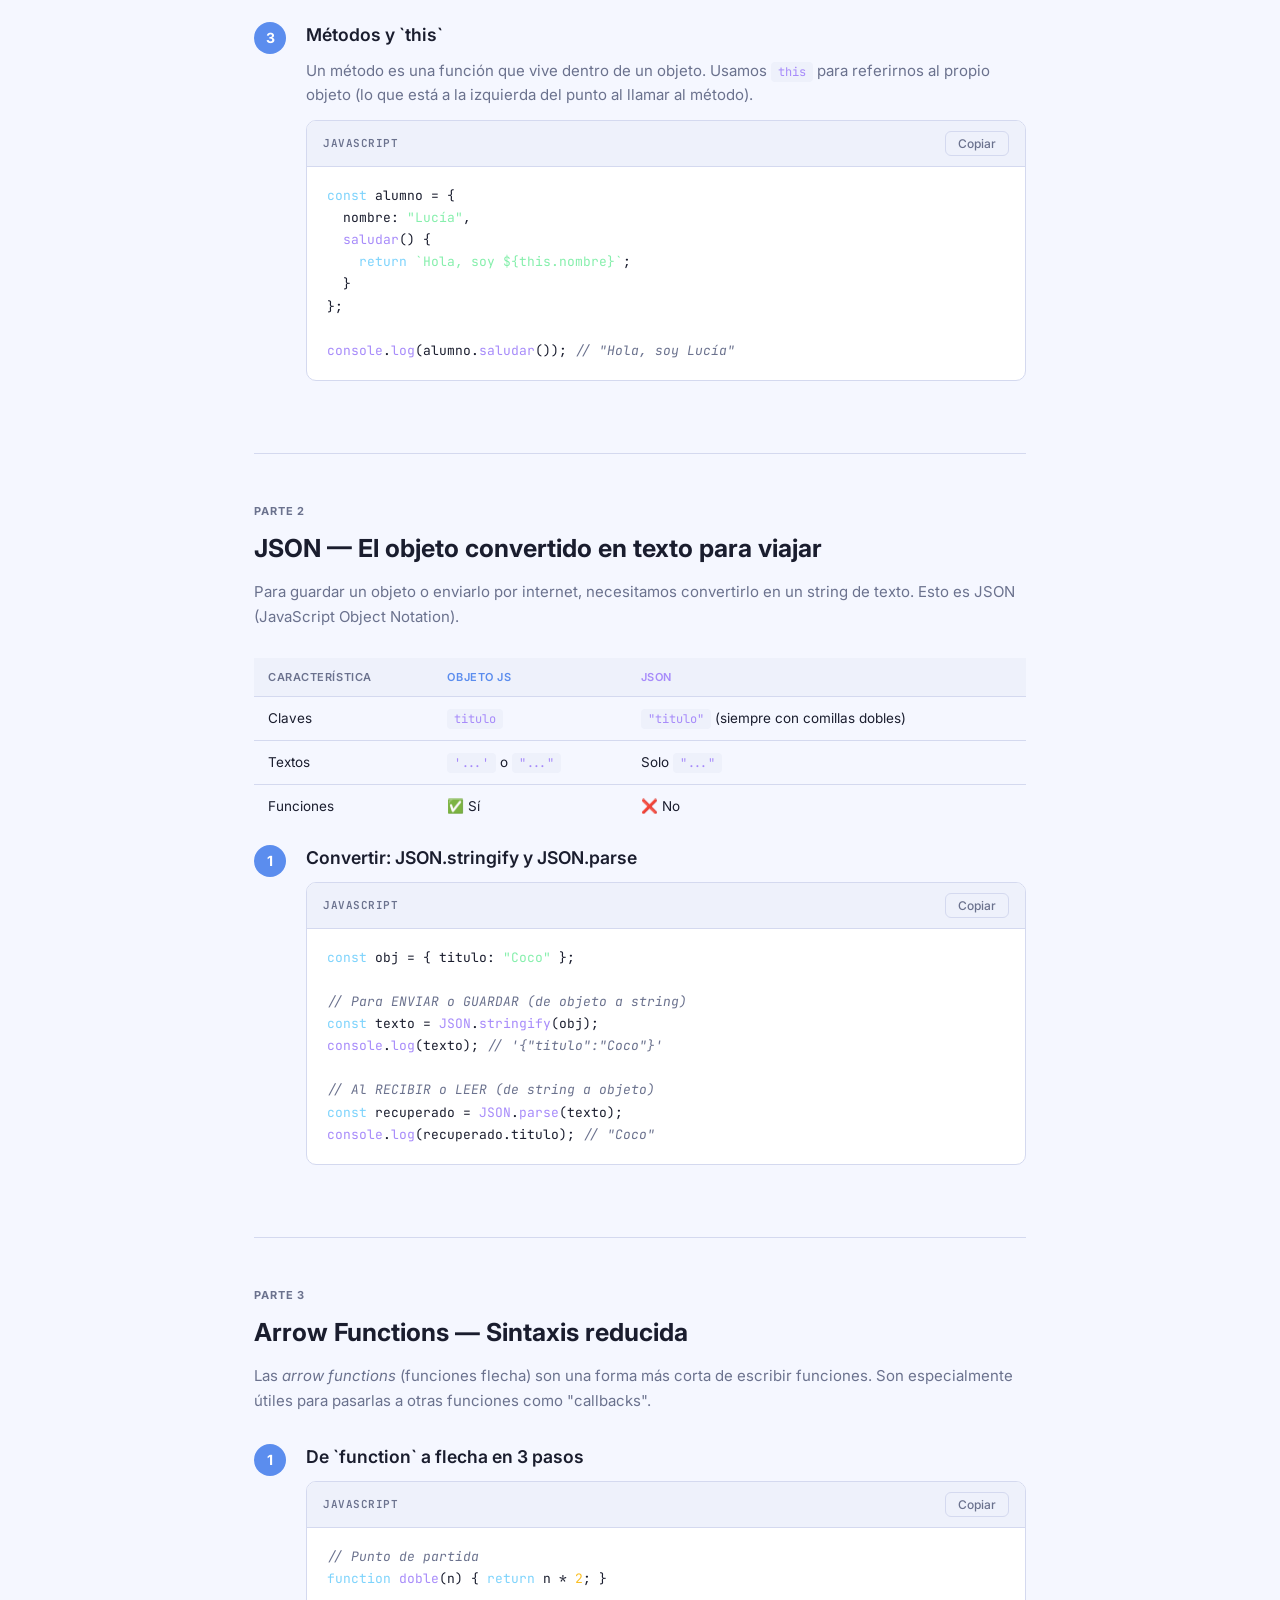
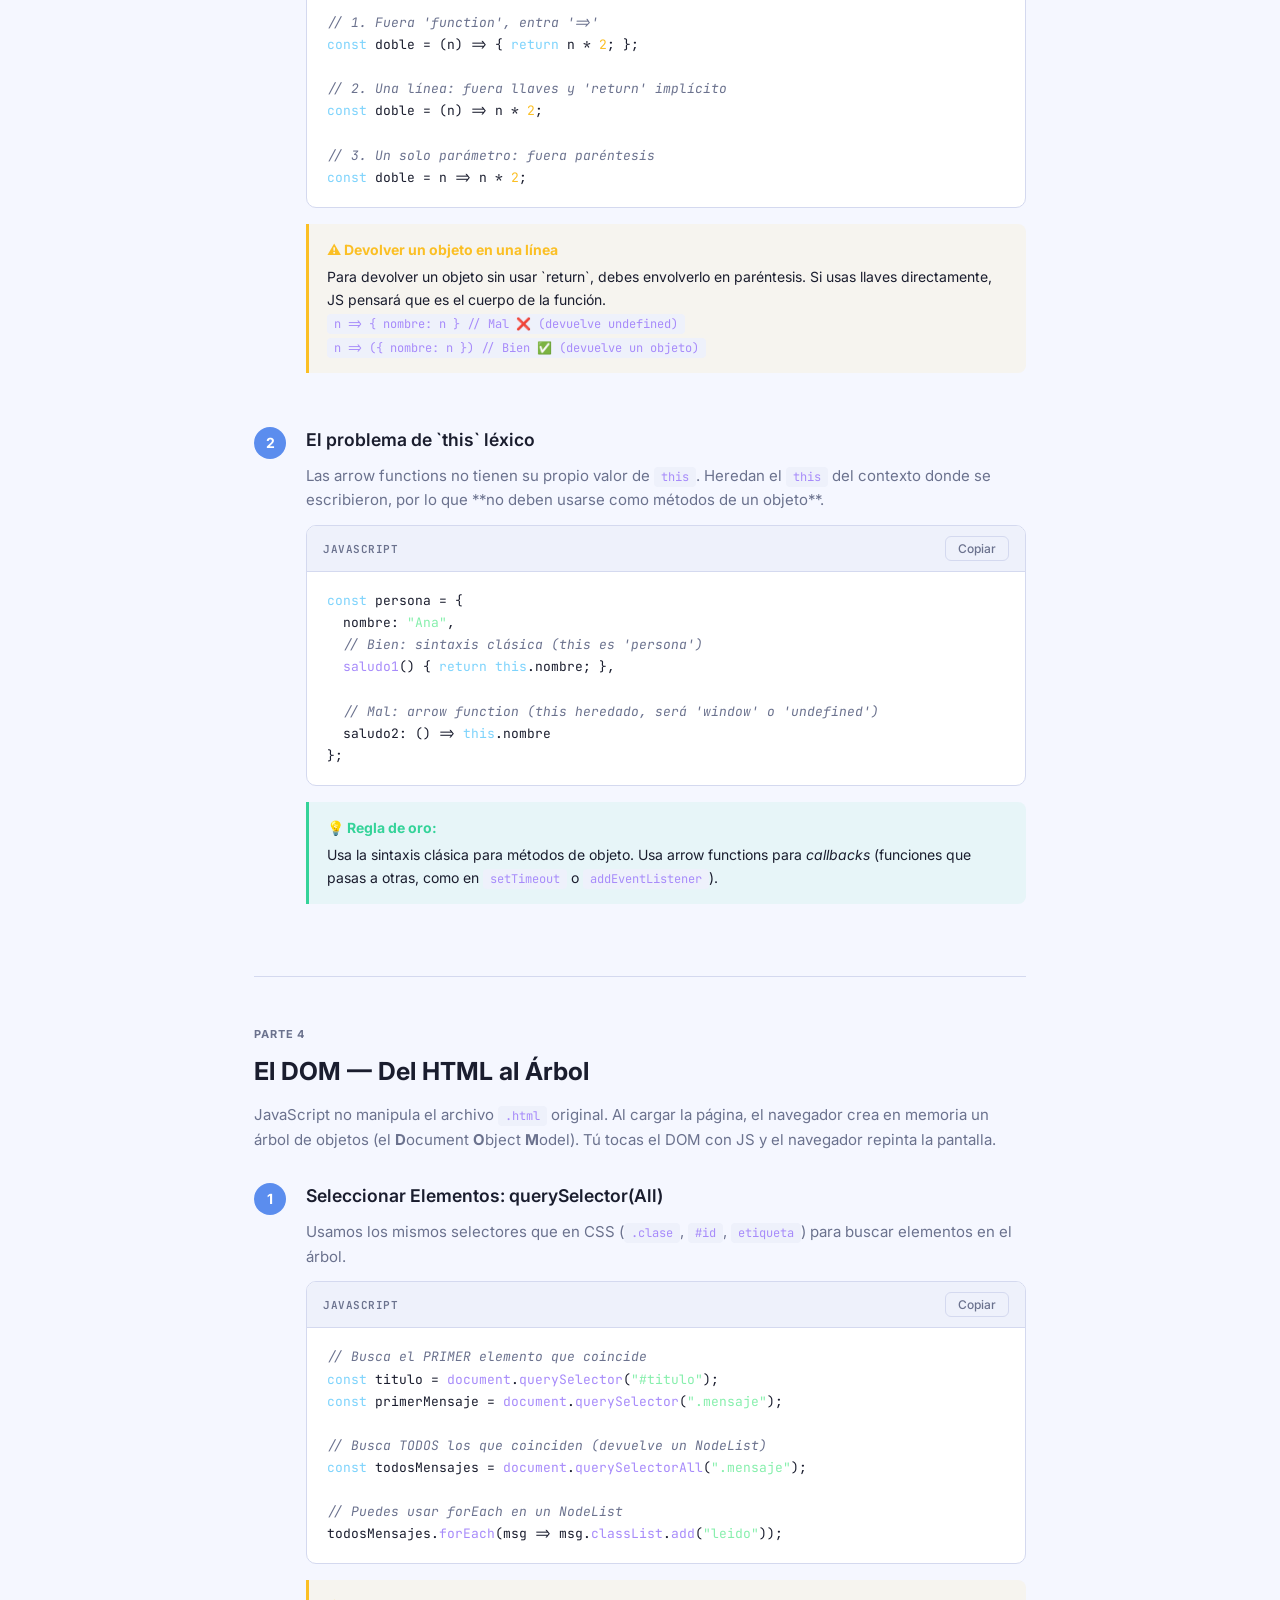
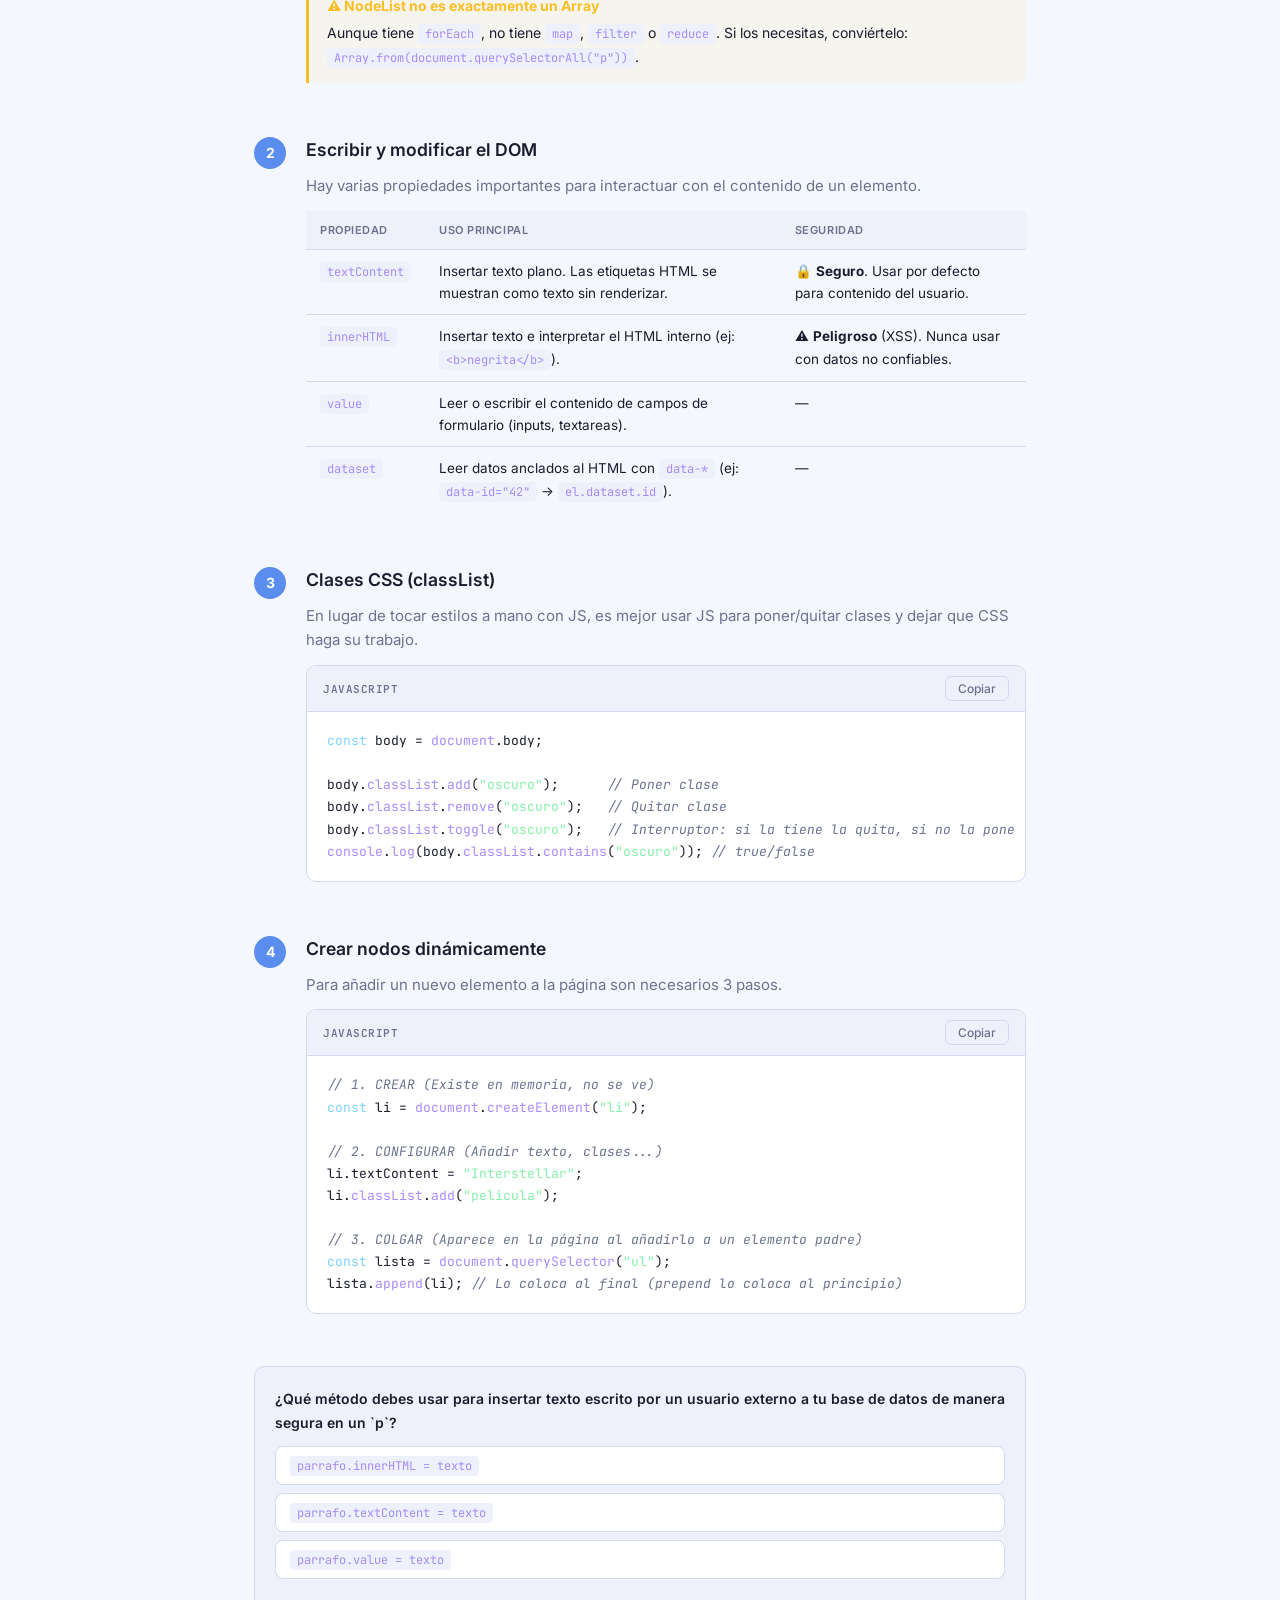
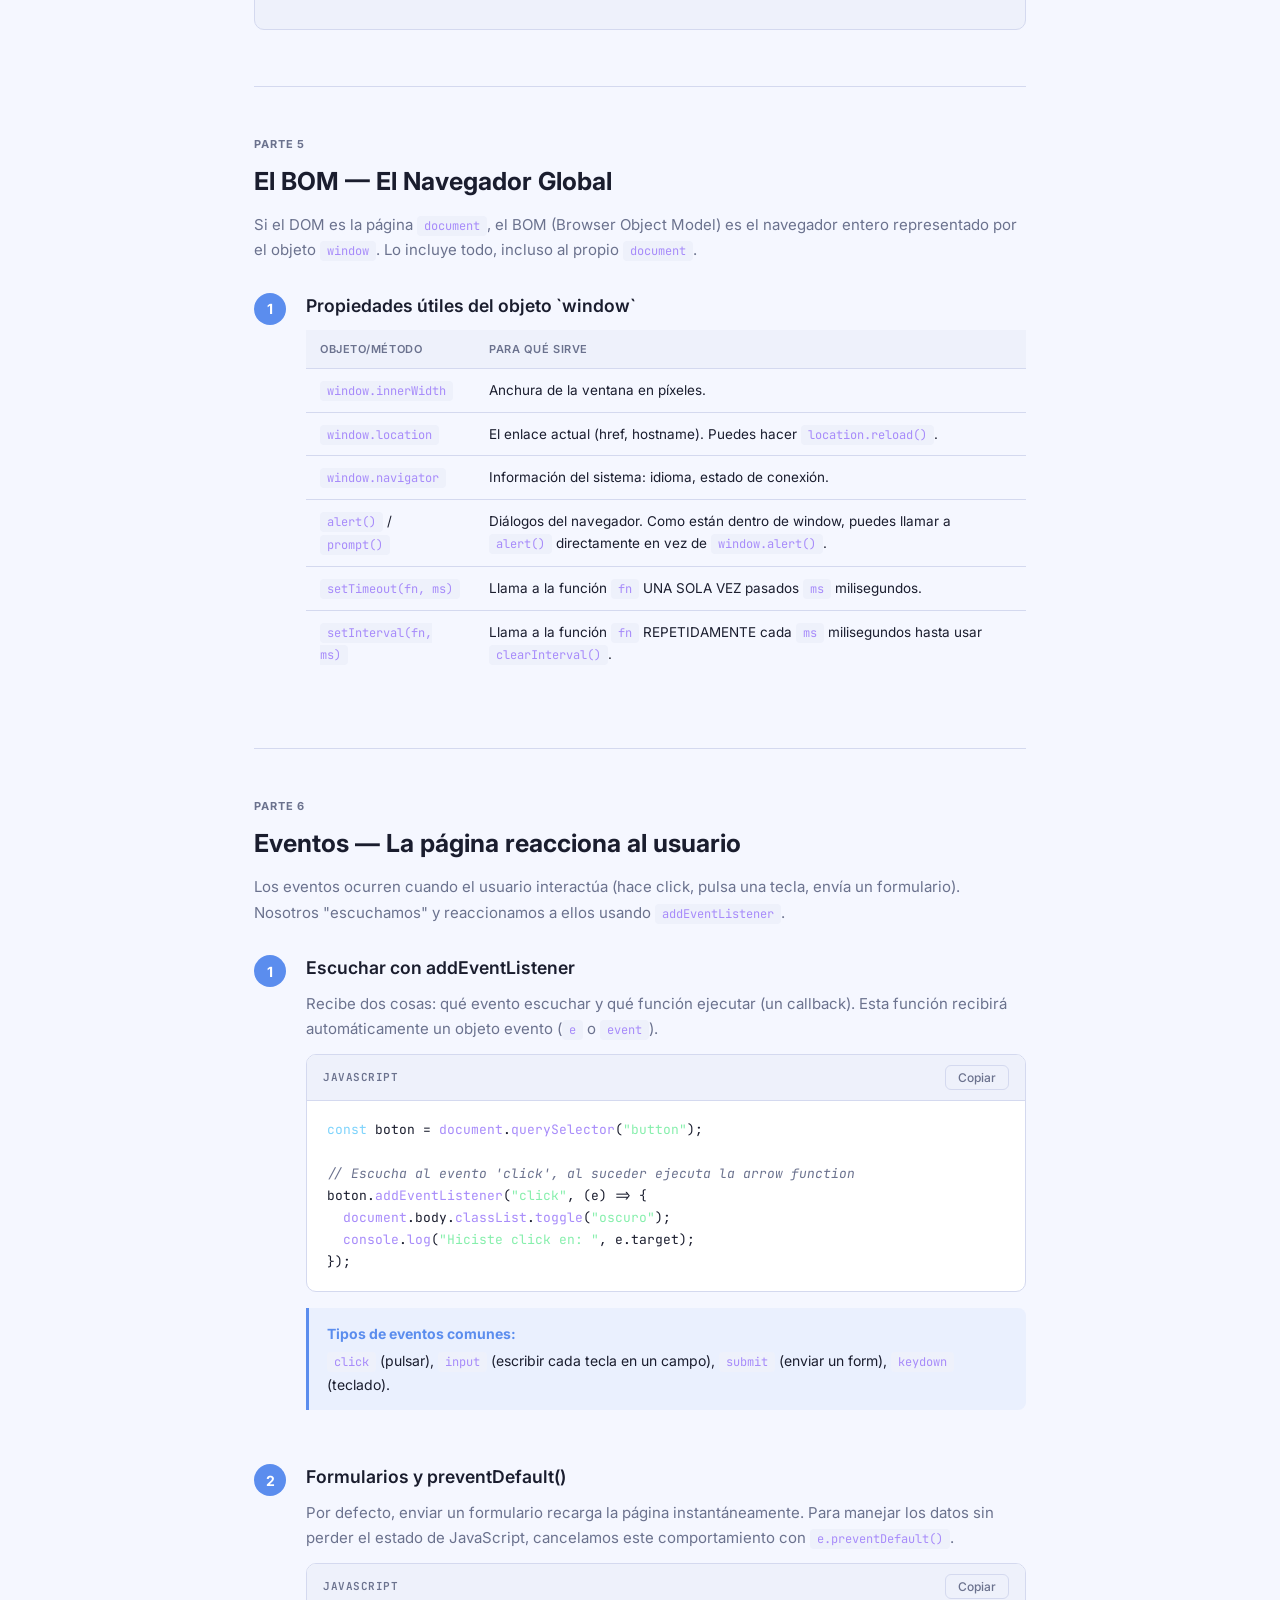
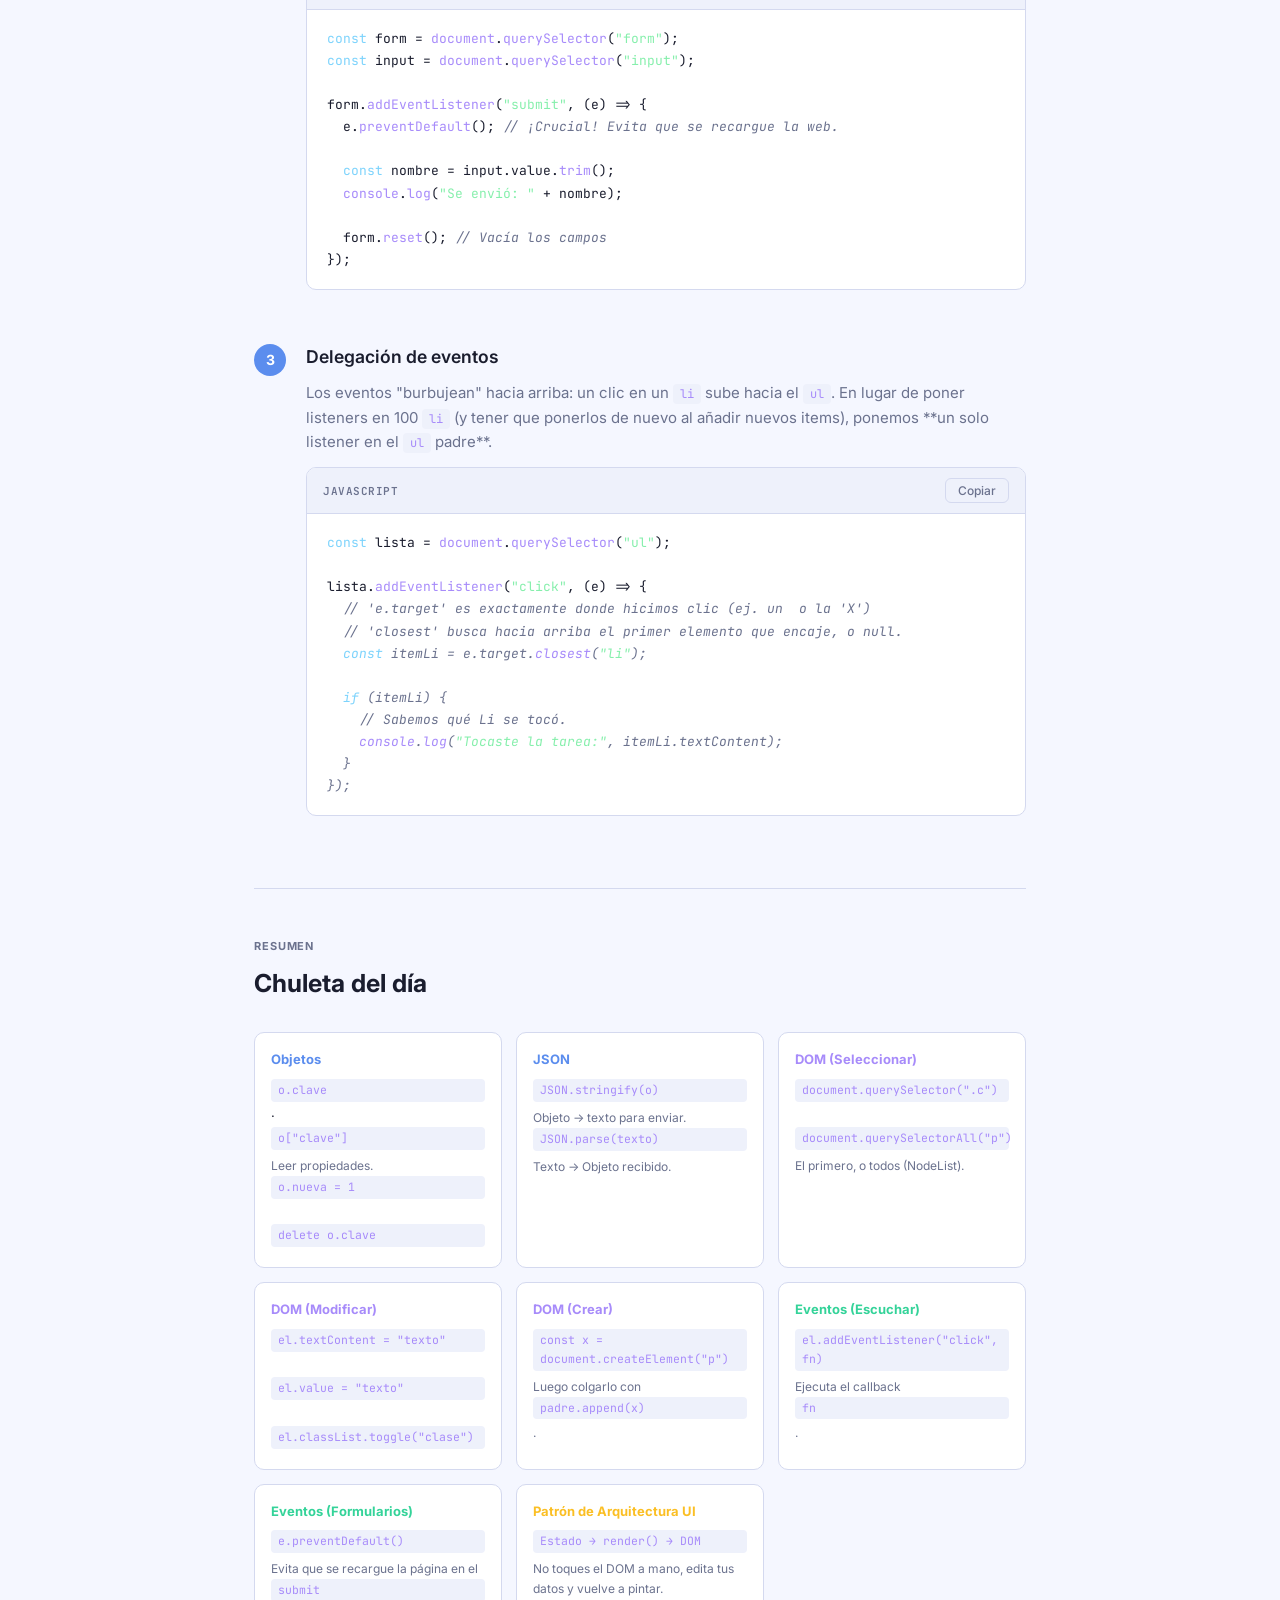
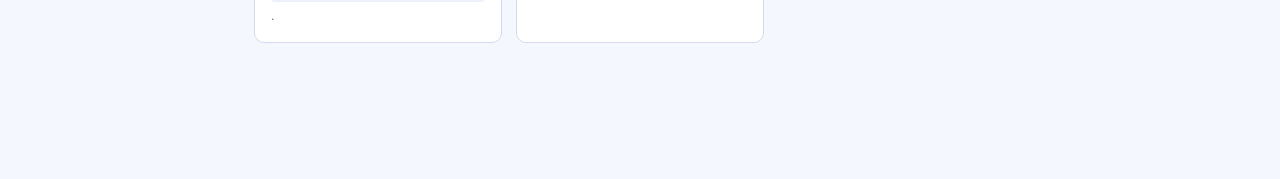
<file: modulo1/Objetos_BOM_DOM.html>
<!DOCTYPE html>
<html lang="es">
<head>
<meta charset="UTF-8">
<meta name="viewport" content="width=device-width, initial-scale=1, viewport-fit=cover">
<title>Objetos, DOM y BOM — Guía para el alumno</title>
<link href="https://fonts.googleapis.com/css2?family=Inter:wght@400;500;600;700&family=JetBrains+Mono:wght@400;600&display=swap" rel="stylesheet">
<style>
  :root {
    --bg: #0f1117;
    --surface: #181c27;
    --surface2: #1e2333;
    --border: #2a3045;
    --text: #e8eaf0;
    --text-muted: #7c849e;
    --accent: #5b8dee;
    --accent2: #a78bfa;
    --green: #34d399;
    --yellow: #fbbf24;
    --red: #f87171;
    --ls-color: #5b8dee;
    --ss-color: #a78bfa;
    --re-color: #34d399;
    padding-top: env(safe-area-inset-top, 0px);
    padding-bottom: env(safe-area-inset-bottom, 0px);
    box-sizing: border-box;
  }
  @media (prefers-color-scheme: light) {
    :root:not([data-theme="dark"]) {
      --bg: #f5f7ff;
      --surface: #ffffff;
      --surface2: #eef1fb;
      --border: #d4d9ef;
      --text: #1a1d2e;
      --text-muted: #6b728e;
    }
  }
  *, *::before, *::after { box-sizing: border-box; margin: 0; padding: 0; }
  html { scroll-behavior: smooth; }
  body {
    font-family: 'Inter', sans-serif;
    background: var(--bg);
    color: var(--text);
    line-height: 1.65;
    font-size: 15px;
  }

  /* NAV */
  nav {
    position: sticky; top: env(safe-area-inset-top, 0px);
    background: var(--surface);
    border-bottom: 1px solid var(--border);
    display: flex; align-items: center; gap: 8px;
    padding: 0 24px; height: 52px;
    z-index: 100; overflow-x: auto; white-space: nowrap;
  }
  nav a {
    color: var(--text-muted); text-decoration: none;
    font-size: 13px; font-weight: 500; padding: 4px 10px;
    border-radius: 6px; transition: background .15s, color .15s;
    flex-shrink: 0;
  }
  nav a:hover { background: var(--surface2); color: var(--text); }
  nav .dot { color: var(--border); font-size: 10px; }

  /* LAYOUT */
  .wrap { max-width: 820px; margin: 0 auto; padding: 40px 24px 80px; }

  /* HERO */
  .hero { text-align: center; padding: 56px 0 48px; }
  .hero .tag {
    display: inline-block;
    background: var(--surface2); border: 1px solid var(--border);
    color: var(--text-muted); font-size: 12px; font-weight: 600;
    padding: 4px 12px; border-radius: 20px; margin-bottom: 20px;
    letter-spacing: .04em;
  }
  .hero h1 { font-size: clamp(2rem, 5vw, 3.2rem); font-weight: 700; line-height: 1.15; margin-bottom: 14px; }
  .hero h1 span { color: var(--accent); }
  .hero p { color: var(--text-muted); font-size: 17px; max-width: 560px; margin: 0 auto 32px; }
  .hero-pills { display: flex; justify-content: center; gap: 10px; flex-wrap: wrap; }
  .pill {
    padding: 6px 16px; border-radius: 20px; font-size: 13px; font-weight: 600;
    border: 1.5px solid;
  }
  .pill-ls { color: var(--ls-color); border-color: var(--ls-color); background: rgba(91,141,238,.08); }
  .pill-ss { color: var(--ss-color); border-color: var(--ss-color); background: rgba(167,139,250,.08); }
  .pill-re { color: var(--re-color); border-color: var(--re-color); background: rgba(52,211,153,.08); }

  /* SECTION */
  section { margin-bottom: 56px; }
  .section-header { margin-bottom: 28px; }
  .section-label {
    font-size: 11px; font-weight: 700; letter-spacing: .08em;
    color: var(--text-muted); text-transform: uppercase; margin-bottom: 8px;
  }
  h2 { font-size: 1.55rem; font-weight: 700; margin-bottom: 10px; }
  h3 { font-size: 1.1rem; font-weight: 600; margin-bottom: 10px; color: var(--text); }
  .section-intro { color: var(--text-muted); font-size: 15px; line-height: 1.7; margin-bottom: 24px; }

  /* STEP */
  .step { display: flex; gap: 20px; margin-bottom: 36px; }
  .step-num {
    flex-shrink: 0;
    width: 32px; height: 32px; border-radius: 50%;
    background: var(--accent); color: #fff;
    font-size: 14px; font-weight: 700;
    display: flex; align-items: center; justify-content: center;
    margin-top: 2px;
  }
  .step-num.green { background: var(--green); }
  .step-num.purple { background: var(--accent2); }
  .step-body { flex: 1; min-width: 0; }
  .step-body p { color: var(--text-muted); margin-bottom: 12px; }

  /* CODE */
  .code-block {
    background: var(--surface);
    border: 1px solid var(--border);
    border-radius: 10px;
    overflow: hidden;
    margin-bottom: 16px;
  }
  .code-header {
    display: flex; justify-content: space-between; align-items: center;
    padding: 10px 16px;
    border-bottom: 1px solid var(--border);
    background: var(--surface2);
  }
  .code-lang {
    font-family: 'JetBrains Mono', monospace;
    font-size: 11px; font-weight: 600;
    color: var(--text-muted); text-transform: uppercase; letter-spacing: .05em;
  }
  .copy-btn {
    background: none; border: 1px solid var(--border);
    color: var(--text-muted); font-size: 12px; font-weight: 500;
    padding: 4px 12px; border-radius: 6px; cursor: pointer;
    transition: background .15s, color .15s;
    font-family: 'Inter', sans-serif;
  }
  .copy-btn:hover { background: var(--border); color: var(--text); }
  .copy-btn.copied { color: var(--green); border-color: var(--green); }
  pre {
    font-family: 'JetBrains Mono', monospace;
    font-size: 13px; line-height: 1.7;
    padding: 18px 20px;
    overflow-x: auto;
    color: var(--text);
  }
  .kw { color: #7dd3fc; }
  .fn { color: #a78bfa; }
  .str { color: #86efac; }
  .cm { color: var(--text-muted); font-style: italic; }
  .num { color: #fbbf24; }
  .re { color: #fb923c; }

  /* CALLOUT */
  .callout {
    border-left: 3px solid; padding: 14px 18px;
    border-radius: 0 8px 8px 0;
    margin-bottom: 16px; font-size: 14px; line-height: 1.65;
  }
  .callout-info { border-color: var(--accent); background: rgba(91,141,238,.07); }
  .callout-warn { border-color: var(--yellow); background: rgba(251,191,36,.07); }
  .callout-tip  { border-color: var(--green);  background: rgba(52,211,153,.07); }
  .callout strong { display: block; margin-bottom: 4px; }
  .callout-info strong { color: var(--accent); }
  .callout-warn strong { color: var(--yellow); }
  .callout-tip  strong { color: var(--green); }

  /* TABLE */
  .table-wrap { overflow-x: auto; margin-bottom: 16px; }
  table { width: 100%; border-collapse: collapse; font-size: 13.5px; }
  th { background: var(--surface2); color: var(--text-muted); font-size: 11px; font-weight: 600;
       text-transform: uppercase; letter-spacing: .05em; padding: 10px 14px; text-align: left;
       border-bottom: 1px solid var(--border); }
  td { padding: 10px 14px; border-bottom: 1px solid var(--border); vertical-align: top; }
  tr:last-child td { border-bottom: none; }
  code { font-family: 'JetBrains Mono', monospace; font-size: 12px; background: var(--surface2);
         padding: 2px 7px; border-radius: 4px; color: var(--accent2); }

  /* DIVIDER */
  .divider {
    height: 1px; background: var(--border);
    margin: 48px 0;
  }

  /* ACCORDION for TRY IT */
  details {
    border: 1px solid var(--border); border-radius: 10px;
    margin-bottom: 12px; overflow: hidden;
  }
  summary {
    padding: 12px 18px; cursor: pointer; font-weight: 600; font-size: 14px;
    background: var(--surface2); list-style: none;
    display: flex; align-items: center; gap: 8px;
  }
  summary::-webkit-details-marker { display: none; }
  summary::before { content: '▶'; font-size: 10px; transition: transform .2s; color: var(--text-muted); }
  details[open] summary::before { transform: rotate(90deg); }
  details > div { padding: 16px 18px; }

  /* MINI QUIZ */
  .quiz { background: var(--surface2); border: 1px solid var(--border); border-radius: 10px; padding: 20px; margin-bottom: 16px; }
  .quiz p { font-weight: 600; margin-bottom: 12px; font-size: 14px; }
  .quiz-opts { display: flex; flex-direction: column; gap: 8px; }
  .quiz-opt {
    background: var(--surface); border: 1px solid var(--border);
    border-radius: 8px; padding: 10px 14px; cursor: pointer; font-size: 13.5px;
    transition: border-color .15s; text-align: left;
    font-family: 'Inter', sans-serif; color: var(--text);
  }
  .quiz-opt:hover { border-color: var(--accent); }
  .quiz-opt.correct { border-color: var(--green); background: rgba(52,211,153,.08); color: var(--green); }
  .quiz-opt.wrong   { border-color: var(--red);   background: rgba(248,113,113,.08); color: var(--red); }
  .quiz-feedback { margin-top: 10px; font-size: 13px; min-height: 20px; color: var(--text-muted); }

  /* CHEAT SHEET */
  .cheat-grid { display: grid; grid-template-columns: repeat(auto-fill, minmax(230px, 1fr)); gap: 14px; }
  .cheat-card {
    background: var(--surface); border: 1px solid var(--border);
    border-radius: 10px; padding: 16px; font-size: 13px;
  }
  .cheat-card .cheat-title { font-weight: 700; margin-bottom: 8px; font-size: 13px; }
  .cheat-card code { display: block; margin-bottom: 4px; font-size: 11.5px; }

  /* SCROLL PROGRESS */
  #progress-bar {
    position: fixed; top: 0; left: 0; height: 3px;
    background: linear-gradient(90deg, var(--accent), var(--accent2));
    z-index: 200; transition: width .1s;
    width: 0;
  }
</style>
</head>
<body>

<div id="progress-bar"></div>

<nav>
  <a href="#intro">Intro</a>
  <span class="dot">·</span>
  <a href="#objetos">Objetos</a>
  <span class="dot">·</span>
  <a href="#json">JSON</a>
  <span class="dot">·</span>
  <a href="#arrow">Arrow Functions</a>
  <span class="dot">·</span>
  <a href="#dom">El DOM</a>
  <span class="dot">·</span>
  <a href="#bom">El BOM</a>
  <span class="dot">·</span>
  <a href="#eventos">Eventos</a>
  <span class="dot">·</span>
  <a href="#cheatsheet">Chuleta</a>
</nav>

<div class="wrap">

  <!-- HERO -->
  <div class="hero" id="intro">
    <div class="tag">Módulo 1 · Día 1 · The Bridge</div>
    <h1>Objetos, DOM y BOM<br><span>La web cobra vida</span></h1>
    <p>Aprende cómo Javascript interactúa con los datos en formato de objetos, manipula la estructura de una página (DOM), reacciona a los eventos del usuario y aprovecha el navegador (BOM).</p>
    <div class="hero-pills">
      <span class="pill pill-ls">Objetos</span>
      <span class="pill pill-ss">DOM</span>
      <span class="pill pill-re">Eventos</span>
    </div>
  </div>

  <!-- ================== 1. OBJETOS ================== -->
  <section id="objetos">
    <div class="section-header">
      <div class="section-label">Parte 1</div>
      <h2>Objetos — Fichas de datos</h2>
      <p class="section-intro">
        Un objeto es una colección de datos agrupados como una ficha, mediante pares de <strong>clave → valor</strong>. 
        El valor puede ser texto, números, arrays e incluso otros objetos.
      </p>
    </div>

    <div class="step">
      <div class="step-num">1</div>
      <div class="step-body">
        <h3>Estructura de un Objeto</h3>
        <p>Un objeto se define con llaves <code>{}</code>. Cada propiedad tiene una etiqueta (la clave) y su dato (el valor).</p>
        <div class="code-block">
          <div class="code-header"><span class="code-lang">JavaScript</span><button class="copy-btn" onclick="copyCode(this)">Copiar</button></div>
          <pre><span class="kw">const</span> peli = {
  titulo: <span class="str">"Interstellar"</span>,
  anio: <span class="num">2014</span>,
  generos: [<span class="str">"sci-fi"</span>, <span class="str">"drama"</span>],
  director: { nombre: <span class="str">"Nolan"</span> },
  vista: <span class="kw">true</span>
};</pre>
        </div>
      </div>
    </div>

    <div class="step">
      <div class="step-num">2</div>
      <div class="step-body">
        <h3>Leer, añadir y modificar (El punto es un camino)</h3>
        <p>Usamos un punto <code>.</code> para acceder a las propiedades si sabemos su nombre. Si la clave está en una variable, usamos corchetes <code>[]</code>.</p>
        <div class="code-block">
          <div class="code-header"><span class="code-lang">JavaScript</span><button class="copy-btn" onclick="copyCode(this)">Copiar</button></div>
          <pre><span class="cm">// Leer un dato anidado</span>
<span class="fn">console</span>.<span class="fn">log</span>(peli.director.nombre); <span class="cm">// "Nolan"</span>

<span class="cm">// Leer con una variable</span>
<span class="kw">let</span> campo = <span class="str">"titulo"</span>;
<span class="fn">console</span>.<span class="fn">log</span>(peli[campo]); <span class="cm">// "Interstellar"</span>

<span class="cm">// Añadir nueva propiedad</span>
peli.nota = <span class="num">8.7</span>;

<span class="cm">// Modificar una existente</span>
peli.vista = <span class="kw">false</span>;

<span class="cm">// Eliminar</span>
<span class="kw">delete</span> peli.director;</pre>
        </div>
      </div>
    </div>

    <div class="step">
      <div class="step-num">3</div>
      <div class="step-body">
        <h3>Métodos y `this`</h3>
        <p>Un método es una función que vive dentro de un objeto. Usamos <code>this</code> para referirnos al propio objeto (lo que está a la izquierda del punto al llamar al método).</p>
        <div class="code-block">
          <div class="code-header"><span class="code-lang">JavaScript</span><button class="copy-btn" onclick="copyCode(this)">Copiar</button></div>
          <pre><span class="kw">const</span> alumno = {
  nombre: <span class="str">"Lucía"</span>,
  <span class="fn">saludar</span>() {
    <span class="kw">return</span> <span class="str">`Hola, soy </span><span class="str">${this.nombre}</span><span class="str">`</span>;
  }
};

<span class="fn">console</span>.<span class="fn">log</span>(alumno.<span class="fn">saludar</span>()); <span class="cm">// "Hola, soy Lucía"</span></pre>
        </div>
      </div>
    </div>
  </section>

  <div class="divider"></div>

  <!-- ================== 2. JSON ================== -->
  <section id="json">
    <div class="section-header">
      <div class="section-label">Parte 2</div>
      <h2>JSON — El objeto convertido en texto para viajar</h2>
      <p class="section-intro">
        Para guardar un objeto o enviarlo por internet, necesitamos convertirlo en un string de texto. Esto es JSON (JavaScript Object Notation).
      </p>
    </div>

    <div class="table-wrap">
      <table>
        <thead>
          <tr>
            <th>Característica</th>
            <th style="color:var(--ls-color)">Objeto JS</th>
            <th style="color:var(--ss-color)">JSON</th>
          </tr>
        </thead>
        <tbody>
          <tr><td>Claves</td><td><code>titulo</code></td><td><code>"titulo"</code> (siempre con comillas dobles)</td></tr>
          <tr><td>Textos</td><td><code>'...'</code> o <code>"..."</code></td><td>Solo <code>"..."</code></td></tr>
          <tr><td>Funciones</td><td>✅ Sí</td><td>❌ No</td></tr>
        </tbody>
      </table>
    </div>

    <div class="step">
      <div class="step-num">1</div>
      <div class="step-body">
        <h3>Convertir: JSON.stringify y JSON.parse</h3>

        <div class="code-block">
          <div class="code-header"><span class="code-lang">JavaScript</span><button class="copy-btn" onclick="copyCode(this)">Copiar</button></div>
          <pre><span class="kw">const</span> obj = { titulo: <span class="str">"Coco"</span> };

<span class="cm">// Para ENVIAR o GUARDAR (de objeto a string)</span>
<span class="kw">const</span> texto = <span class="fn">JSON</span>.<span class="fn">stringify</span>(obj);
<span class="fn">console</span>.<span class="fn">log</span>(texto); <span class="cm">// '{"titulo":"Coco"}'</span>

<span class="cm">// Al RECIBIR o LEER (de string a objeto)</span>
<span class="kw">const</span> recuperado = <span class="fn">JSON</span>.<span class="fn">parse</span>(texto);
<span class="fn">console</span>.<span class="fn">log</span>(recuperado.titulo); <span class="cm">// "Coco"</span></pre>
        </div>
      </div>
    </div>
  </section>

  <div class="divider"></div>

  <!-- ================== 3. ARROW FUNCTIONS ================== -->
  <section id="arrow">
    <div class="section-header">
      <div class="section-label">Parte 3</div>
      <h2>Arrow Functions — Sintaxis reducida</h2>
      <p class="section-intro">
        Las <em>arrow functions</em> (funciones flecha) son una forma más corta de escribir funciones. Son especialmente útiles para pasarlas a otras funciones como "callbacks".
      </p>
    </div>

    <div class="step">
      <div class="step-num">1</div>
      <div class="step-body">
        <h3>De `function` a flecha en 3 pasos</h3>
        <div class="code-block">
          <div class="code-header"><span class="code-lang">JavaScript</span><button class="copy-btn" onclick="copyCode(this)">Copiar</button></div>
          <pre><span class="cm">// Punto de partida</span>
<span class="kw">function</span> <span class="fn">doble</span>(n) { <span class="kw">return</span> n * <span class="num">2</span>; }

<span class="cm">// 1. Fuera 'function', entra '=>'</span>
<span class="kw">const</span> doble = (n) => { <span class="kw">return</span> n * <span class="num">2</span>; };

<span class="cm">// 2. Una línea: fuera llaves y 'return' implícito</span>
<span class="kw">const</span> doble = (n) => n * <span class="num">2</span>;

<span class="cm">// 3. Un solo parámetro: fuera paréntesis</span>
<span class="kw">const</span> doble = n => n * <span class="num">2</span>;</pre>
        </div>
        <div class="callout callout-warn">
          <strong>⚠️ Devolver un objeto en una línea</strong>
          Para devolver un objeto sin usar `return`, debes envolverlo en paréntesis. Si usas llaves directamente, JS pensará que es el cuerpo de la función.
          <br><code>n => { nombre: n } // Mal ❌ (devuelve undefined)</code>
          <br><code>n => ({ nombre: n }) // Bien ✅ (devuelve un objeto)</code>
        </div>
      </div>
    </div>
    
    <div class="step">
      <div class="step-num">2</div>
      <div class="step-body">
        <h3>El problema de `this` léxico</h3>
        <p>Las arrow functions no tienen su propio valor de <code>this</code>. Heredan el <code>this</code> del contexto donde se escribieron, por lo que **no deben usarse como métodos de un objeto**.</p>
        <div class="code-block">
          <div class="code-header"><span class="code-lang">JavaScript</span><button class="copy-btn" onclick="copyCode(this)">Copiar</button></div>
          <pre><span class="kw">const</span> persona = {
  nombre: <span class="str">"Ana"</span>,
  <span class="cm">// Bien: sintaxis clásica (this es 'persona')</span>
  <span class="fn">saludo1</span>() { <span class="kw">return</span> <span class="kw">this</span>.nombre; }, 
  
  <span class="cm">// Mal: arrow function (this heredado, será 'window' o 'undefined')</span>
  saludo2: () => <span class="kw">this</span>.nombre 
};</pre>
        </div>
        <div class="callout callout-tip">
          <strong>💡 Regla de oro:</strong>
          Usa la sintaxis clásica para métodos de objeto. Usa arrow functions para <em>callbacks</em> (funciones que pasas a otras, como en <code>setTimeout</code> o <code>addEventListener</code>).
        </div>
      </div>
    </div>
  </section>

  <div class="divider"></div>

  <!-- ================== 4. EL DOM ================== -->
  <section id="dom">
    <div class="section-header">
      <div class="section-label">Parte 4</div>
      <h2>El DOM — Del HTML al Árbol</h2>
      <p class="section-intro">
        JavaScript no manipula el archivo <code>.html</code> original. Al cargar la página, el navegador crea en memoria un árbol de objetos (el <strong>D</strong>ocument <strong>O</strong>bject <strong>M</strong>odel). Tú tocas el DOM con JS y el navegador repinta la pantalla.
      </p>
    </div>

    <div class="step">
      <div class="step-num">1</div>
      <div class="step-body">
        <h3>Seleccionar Elementos: querySelector(All)</h3>
        <p>Usamos los mismos selectores que en CSS (<code>.clase</code>, <code>#id</code>, <code>etiqueta</code>) para buscar elementos en el árbol.</p>
        <div class="code-block">
          <div class="code-header"><span class="code-lang">JavaScript</span><button class="copy-btn" onclick="copyCode(this)">Copiar</button></div>
          <pre><span class="cm">// Busca el PRIMER elemento que coincide</span>
<span class="kw">const</span> titulo = <span class="fn">document</span>.<span class="fn">querySelector</span>(<span class="str">"#titulo"</span>);
<span class="kw">const</span> primerMensaje = <span class="fn">document</span>.<span class="fn">querySelector</span>(<span class="str">".mensaje"</span>);

<span class="cm">// Busca TODOS los que coinciden (devuelve un NodeList)</span>
<span class="kw">const</span> todosMensajes = <span class="fn">document</span>.<span class="fn">querySelectorAll</span>(<span class="str">".mensaje"</span>);

<span class="cm">// Puedes usar forEach en un NodeList</span>
todosMensajes.<span class="fn">forEach</span>(msg => msg.<span class="fn">classList</span>.<span class="fn">add</span>(<span class="str">"leido"</span>));</pre>
        </div>
        <div class="callout callout-warn">
          <strong>⚠️ NodeList no es exactamente un Array</strong>
          Aunque tiene <code>forEach</code>, no tiene <code>map</code>, <code>filter</code> o <code>reduce</code>. Si los necesitas, conviértelo: <code>Array.from(document.querySelectorAll("p"))</code>.
        </div>
      </div>
    </div>

    <div class="step">
      <div class="step-num">2</div>
      <div class="step-body">
        <h3>Escribir y modificar el DOM</h3>
        <p>Hay varias propiedades importantes para interactuar con el contenido de un elemento.</p>
        <div class="table-wrap">
          <table>
            <thead><tr><th>Propiedad</th><th>Uso principal</th><th>Seguridad</th></tr></thead>
            <tbody>
              <tr><td><code>textContent</code></td><td>Insertar texto plano. Las etiquetas HTML se muestran como texto sin renderizar.</td><td>🔒 <strong>Seguro</strong>. Usar por defecto para contenido del usuario.</td></tr>
              <tr><td><code>innerHTML</code></td><td>Insertar texto e interpretar el HTML interno (ej: <code>&lt;b&gt;negrita&lt;/b&gt;</code>).</td><td>⚠️ <strong>Peligroso</strong> (XSS). Nunca usar con datos no confiables.</td></tr>
              <tr><td><code>value</code></td><td>Leer o escribir el contenido de campos de formulario (inputs, textareas).</td><td>—</td></tr>
              <tr><td><code>dataset</code></td><td>Leer datos anclados al HTML con <code>data-*</code> (ej: <code>data-id="42"</code> → <code>el.dataset.id</code>).</td><td>—</td></tr>
            </tbody>
          </table>
        </div>
      </div>
    </div>
    
    <div class="step">
      <div class="step-num">3</div>
      <div class="step-body">
        <h3>Clases CSS (classList)</h3>
        <p>En lugar de tocar estilos a mano con JS, es mejor usar JS para poner/quitar clases y dejar que CSS haga su trabajo.</p>
        <div class="code-block">
          <div class="code-header"><span class="code-lang">JavaScript</span><button class="copy-btn" onclick="copyCode(this)">Copiar</button></div>
          <pre><span class="kw">const</span> body = <span class="fn">document</span>.body;

body.<span class="fn">classList</span>.<span class="fn">add</span>(<span class="str">"oscuro"</span>);      <span class="cm">// Poner clase</span>
body.<span class="fn">classList</span>.<span class="fn">remove</span>(<span class="str">"oscuro"</span>);   <span class="cm">// Quitar clase</span>
body.<span class="fn">classList</span>.<span class="fn">toggle</span>(<span class="str">"oscuro"</span>);   <span class="cm">// Interruptor: si la tiene la quita, si no la pone</span>
<span class="fn">console</span>.<span class="fn">log</span>(body.<span class="fn">classList</span>.<span class="fn">contains</span>(<span class="str">"oscuro"</span>)); <span class="cm">// true/false</span></pre>
        </div>
      </div>
    </div>

    <div class="step">
      <div class="step-num">4</div>
      <div class="step-body">
        <h3>Crear nodos dinámicamente</h3>
        <p>Para añadir un nuevo elemento a la página son necesarios 3 pasos.</p>
        <div class="code-block">
          <div class="code-header"><span class="code-lang">JavaScript</span><button class="copy-btn" onclick="copyCode(this)">Copiar</button></div>
          <pre><span class="cm">// 1. CREAR (Existe en memoria, no se ve)</span>
<span class="kw">const</span> li = <span class="fn">document</span>.<span class="fn">createElement</span>(<span class="str">"li"</span>);

<span class="cm">// 2. CONFIGURAR (Añadir texto, clases...)</span>
li.textContent = <span class="str">"Interstellar"</span>;
li.<span class="fn">classList</span>.<span class="fn">add</span>(<span class="str">"pelicula"</span>);

<span class="cm">// 3. COLGAR (Aparece en la página al añadirlo a un elemento padre)</span>
<span class="kw">const</span> lista = <span class="fn">document</span>.<span class="fn">querySelector</span>(<span class="str">"ul"</span>);
lista.<span class="fn">append</span>(li); <span class="cm">// Lo coloca al final (prepend lo coloca al principio)</span></pre>
        </div>
      </div>
    </div>

    <div class="quiz">
      <p>¿Qué método debes usar para insertar texto escrito por un usuario externo a tu base de datos de manera segura en un `p`?</p>
      <div class="quiz-opts">
        <button class="quiz-opt" onclick="checkQuiz(this, false)"><code>parrafo.innerHTML = texto</code></button>
        <button class="quiz-opt" onclick="checkQuiz(this, true)"><code>parrafo.textContent = texto</code></button>
        <button class="quiz-opt" onclick="checkQuiz(this, false)"><code>parrafo.value = texto</code></button>
      </div>
      <div class="quiz-feedback"></div>
    </div>
  </section>

  <div class="divider"></div>

  <!-- ================== 5. EL BOM ================== -->
  <section id="bom">
    <div class="section-header">
      <div class="section-label">Parte 5</div>
      <h2>El BOM — El Navegador Global</h2>
      <p class="section-intro">
        Si el DOM es la página <code>document</code>, el BOM (Browser Object Model) es el navegador entero representado por el objeto <code>window</code>. Lo incluye todo, incluso al propio <code>document</code>.
      </p>
    </div>

    <div class="step">
      <div class="step-num">1</div>
      <div class="step-body">
        <h3>Propiedades útiles del objeto `window`</h3>
        <div class="table-wrap">
          <table>
            <thead><tr><th>Objeto/Método</th><th>Para qué sirve</th></tr></thead>
            <tbody>
              <tr><td><code>window.innerWidth</code></td><td>Anchura de la ventana en píxeles.</td></tr>
              <tr><td><code>window.location</code></td><td>El enlace actual (href, hostname). Puedes hacer <code>location.reload()</code>.</td></tr>
              <tr><td><code>window.navigator</code></td><td>Información del sistema: idioma, estado de conexión.</td></tr>
              <tr><td><code>alert()</code> / <code>prompt()</code></td><td>Diálogos del navegador. Como están dentro de window, puedes llamar a <code>alert()</code> directamente en vez de <code>window.alert()</code>.</td></tr>
              <tr><td><code>setTimeout(fn, ms)</code></td><td>Llama a la función <code>fn</code> UNA SOLA VEZ pasados <code>ms</code> milisegundos.</td></tr>
              <tr><td><code>setInterval(fn, ms)</code></td><td>Llama a la función <code>fn</code> REPETIDAMENTE cada <code>ms</code> milisegundos hasta usar <code>clearInterval()</code>.</td></tr>
            </tbody>
          </table>
        </div>
      </div>
    </div>
  </section>

  <div class="divider"></div>

  <!-- ================== 6. EVENTOS ================== -->
  <section id="eventos">
    <div class="section-header">
      <div class="section-label">Parte 6</div>
      <h2>Eventos — La página reacciona al usuario</h2>
      <p class="section-intro">
        Los eventos ocurren cuando el usuario interactúa (hace click, pulsa una tecla, envía un formulario). Nosotros "escuchamos" y reaccionamos a ellos usando <code>addEventListener</code>.
      </p>
    </div>

    <div class="step">
      <div class="step-num">1</div>
      <div class="step-body">
        <h3>Escuchar con addEventListener</h3>
        <p>Recibe dos cosas: qué evento escuchar y qué función ejecutar (un callback). Esta función recibirá automáticamente un objeto evento (<code>e</code> o <code>event</code>).</p>

        <div class="code-block">
          <div class="code-header"><span class="code-lang">JavaScript</span><button class="copy-btn" onclick="copyCode(this)">Copiar</button></div>
          <pre><span class="kw">const</span> boton = <span class="fn">document</span>.<span class="fn">querySelector</span>(<span class="str">"button"</span>);

<span class="cm">// Escucha al evento 'click', al suceder ejecuta la arrow function</span>
boton.<span class="fn">addEventListener</span>(<span class="str">"click"</span>, (e) => {
  <span class="fn">document</span>.body.<span class="fn">classList</span>.<span class="fn">toggle</span>(<span class="str">"oscuro"</span>);
  <span class="fn">console</span>.<span class="fn">log</span>(<span class="str">"Hiciste click en: "</span>, e.target);
});</pre>
        </div>
        <div class="callout callout-info">
          <strong>Tipos de eventos comunes:</strong>
          <code>click</code> (pulsar), <code>input</code> (escribir cada tecla en un campo), <code>submit</code> (enviar un form), <code>keydown</code> (teclado).
        </div>
      </div>
    </div>

    <div class="step">
      <div class="step-num">2</div>
      <div class="step-body">
        <h3>Formularios y preventDefault()</h3>
        <p>Por defecto, enviar un formulario recarga la página instantáneamente. Para manejar los datos sin perder el estado de JavaScript, cancelamos este comportamiento con <code>e.preventDefault()</code>.</p>

        <div class="code-block">
          <div class="code-header"><span class="code-lang">JavaScript</span><button class="copy-btn" onclick="copyCode(this)">Copiar</button></div>
          <pre><span class="kw">const</span> form = <span class="fn">document</span>.<span class="fn">querySelector</span>(<span class="str">"form"</span>);
<span class="kw">const</span> input = <span class="fn">document</span>.<span class="fn">querySelector</span>(<span class="str">"input"</span>);

form.<span class="fn">addEventListener</span>(<span class="str">"submit"</span>, (e) => {
  e.<span class="fn">preventDefault</span>(); <span class="cm">// ¡Crucial! Evita que se recargue la web.</span>
  
  <span class="kw">const</span> nombre = input.value.<span class="fn">trim</span>();
  <span class="fn">console</span>.<span class="fn">log</span>(<span class="str">"Se envió: "</span> + nombre);
  
  form.<span class="fn">reset</span>(); <span class="cm">// Vacía los campos</span>
});</pre>
        </div>
      </div>
    </div>

    <div class="step">
      <div class="step-num">3</div>
      <div class="step-body">
        <h3>Delegación de eventos</h3>
        <p>Los eventos "burbujean" hacia arriba: un clic en un <code>li</code> sube hacia el <code>ul</code>. En lugar de poner listeners en 100 <code>li</code> (y tener que ponerlos de nuevo al añadir nuevos items), ponemos **un solo listener en el <code>ul</code> padre**.</p>
        
        <div class="code-block">
          <div class="code-header"><span class="code-lang">JavaScript</span><button class="copy-btn" onclick="copyCode(this)">Copiar</button></div>
          <pre><span class="kw">const</span> lista = <span class="fn">document</span>.<span class="fn">querySelector</span>(<span class="str">"ul"</span>);

lista.<span class="fn">addEventListener</span>(<span class="str">"click"</span>, (e) => {
  <span class="cm">// 'e.target' es exactamente donde hicimos clic (ej. un <span> o la 'X')</span>
  <span class="cm">// 'closest' busca hacia arriba el primer elemento que encaje, o null.</span>
  <span class="kw">const</span> itemLi = e.target.<span class="fn">closest</span>(<span class="str">"li"</span>);
  
  <span class="kw">if</span> (itemLi) {
    <span class="cm">// Sabemos qué Li se tocó.</span>
    <span class="fn">console</span>.<span class="fn">log</span>(<span class="str">"Tocaste la tarea:"</span>, itemLi.textContent);
  }
});</pre>
        </div>
      </div>
    </div>
  </section>

  <div class="divider"></div>

  <!-- ================== CHEAT SHEET ================== -->
  <section id="cheatsheet">
    <div class="section-header">
      <div class="section-label">Resumen</div>
      <h2>Chuleta del día</h2>
    </div>

    <div class="cheat-grid">
      <div class="cheat-card">
        <div class="cheat-title" style="color:var(--ls-color)">Objetos</div>
        <code>o.clave</code> · <code>o["clave"]</code>
        <p style="color:var(--text-muted);font-size:12px;margin-top:6px">Leer propiedades.</p>
        <code>o.nueva = 1</code><br>
        <code>delete o.clave</code>
      </div>
      <div class="cheat-card">
        <div class="cheat-title" style="color:var(--ls-color)">JSON</div>
        <code>JSON.stringify(o)</code>
        <p style="color:var(--text-muted);font-size:12px;margin-top:6px">Objeto → texto para enviar.</p>
        <code>JSON.parse(texto)</code>
        <p style="color:var(--text-muted);font-size:12px;margin-top:6px">Texto → Objeto recibido.</p>
      </div>
      <div class="cheat-card">
        <div class="cheat-title" style="color:var(--ss-color)">DOM (Seleccionar)</div>
        <code>document.querySelector(".c")</code><br>
        <code>document.querySelectorAll("p")</code>
        <p style="color:var(--text-muted);font-size:12px;margin-top:6px">El primero, o todos (NodeList).</p>
      </div>
      <div class="cheat-card">
        <div class="cheat-title" style="color:var(--ss-color)">DOM (Modificar)</div>
        <code>el.textContent = "texto"</code><br>
        <code>el.value = "texto"</code><br>
        <code>el.classList.toggle("clase")</code>
      </div>
      <div class="cheat-card">
        <div class="cheat-title" style="color:var(--ss-color)">DOM (Crear)</div>
        <code>const x = document.createElement("p")</code>
        <p style="color:var(--text-muted);font-size:12px;margin-top:6px">Luego colgarlo con <code>padre.append(x)</code>.</p>
      </div>
      <div class="cheat-card">
        <div class="cheat-title" style="color:var(--re-color)">Eventos (Escuchar)</div>
        <code>el.addEventListener("click", fn)</code>
        <p style="color:var(--text-muted);font-size:12px;margin-top:6px">Ejecuta el callback <code>fn</code>.</p>
      </div>
      <div class="cheat-card">
        <div class="cheat-title" style="color:var(--re-color)">Eventos (Formularios)</div>
        <code>e.preventDefault()</code>
        <p style="color:var(--text-muted);font-size:12px;margin-top:6px">Evita que se recargue la página en el <code>submit</code>.</p>
      </div>
      <div class="cheat-card">
        <div class="cheat-title" style="color:var(--yellow)">Patrón de Arquitectura UI</div>
        <code>Estado → render() → DOM</code>
        <p style="color:var(--text-muted);font-size:12px;margin-top:6px">No toques el DOM a mano, edita tus datos y vuelve a pintar.</p>
      </div>
    </div>
  </section>

</div>

<script>
  // Progress bar
  window.addEventListener('scroll', () => {
    const el = document.documentElement;
    const pct = el.scrollTop / (el.scrollHeight - el.clientHeight) * 100;
    document.getElementById('progress-bar').style.width = pct + '%';
  });

  // Copy code
  function copyCode(btn) {
    const pre = btn.closest('.code-block').querySelector('pre');
    navigator.clipboard.writeText(pre.innerText).then(() => {
      btn.textContent = '✓ Copiado';
      btn.classList.add('copied');
      setTimeout(() => { btn.textContent = 'Copiar'; btn.classList.remove('copied'); }, 2000);
    });
  }

  // Quiz
  function checkQuiz(btn, correct) {
    const opts = btn.closest('.quiz-opts').querySelectorAll('.quiz-opt');
    const fb = btn.closest('.quiz').querySelector('.quiz-feedback');
    opts.forEach(o => o.disabled = true);
    btn.classList.add(correct ? 'correct' : 'wrong');
    fb.textContent = correct
      ? '✅ ¡Correcto! textContent se renderiza como texto plano sin ejecutar inyecciones HTML.'
      : '❌ Incorrecto. Vuelve a comprobar la diferencia de seguridad entre innerHTML y textContent.';
    fb.style.color = correct ? 'var(--green)' : 'var(--red)';
  }
</script>
</body>
</html>
</file>
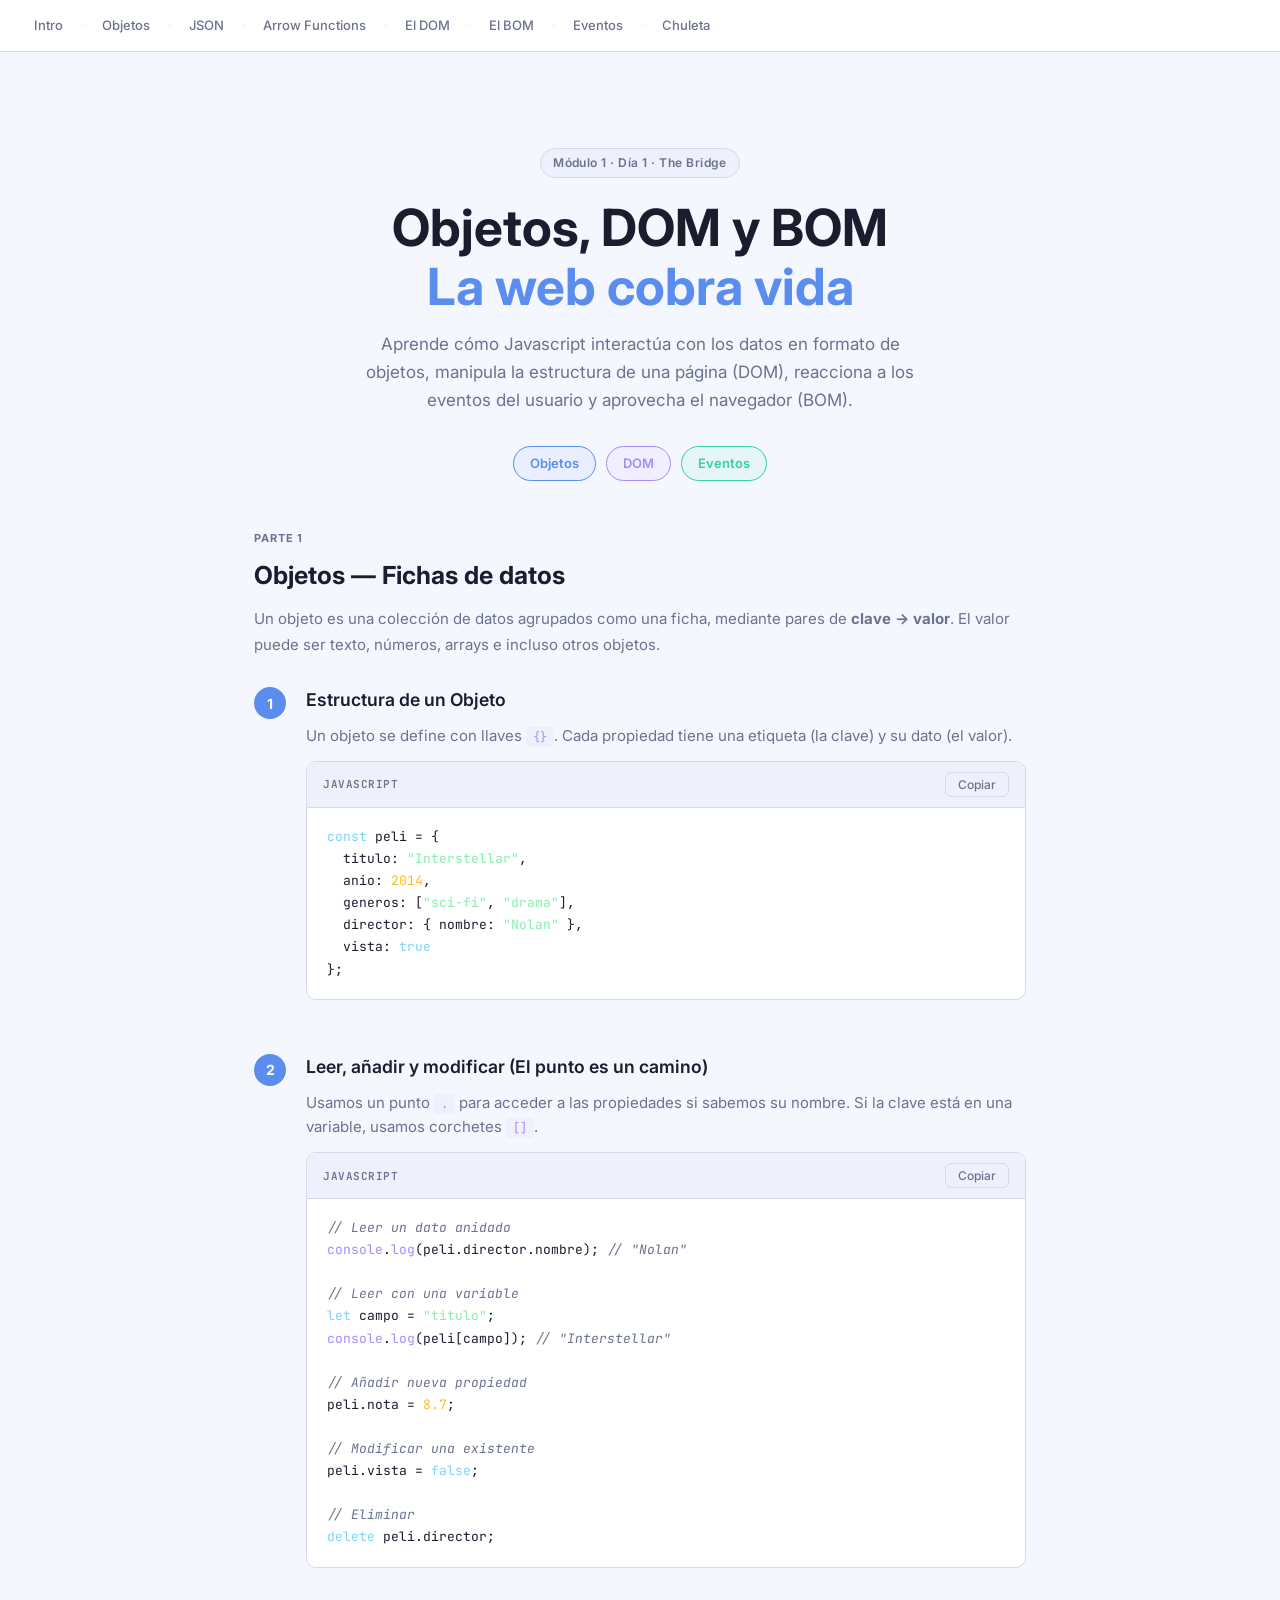
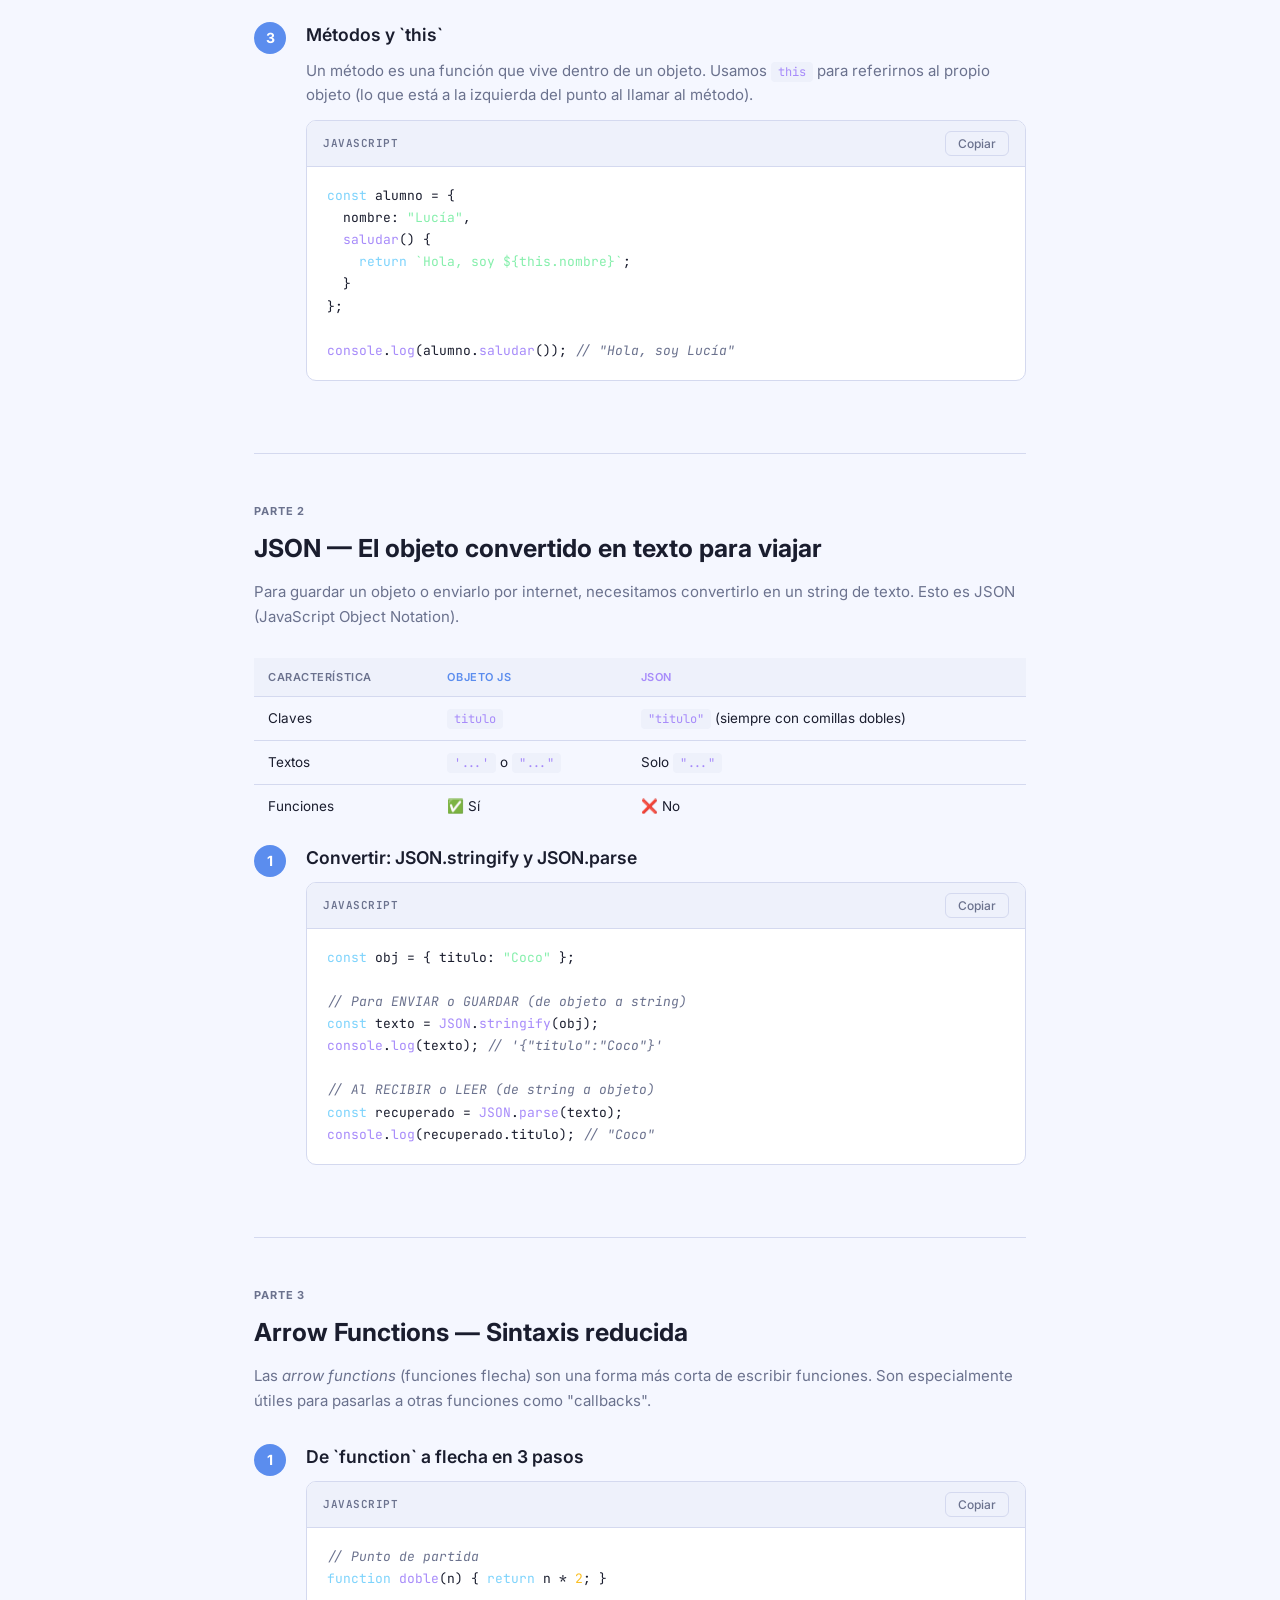
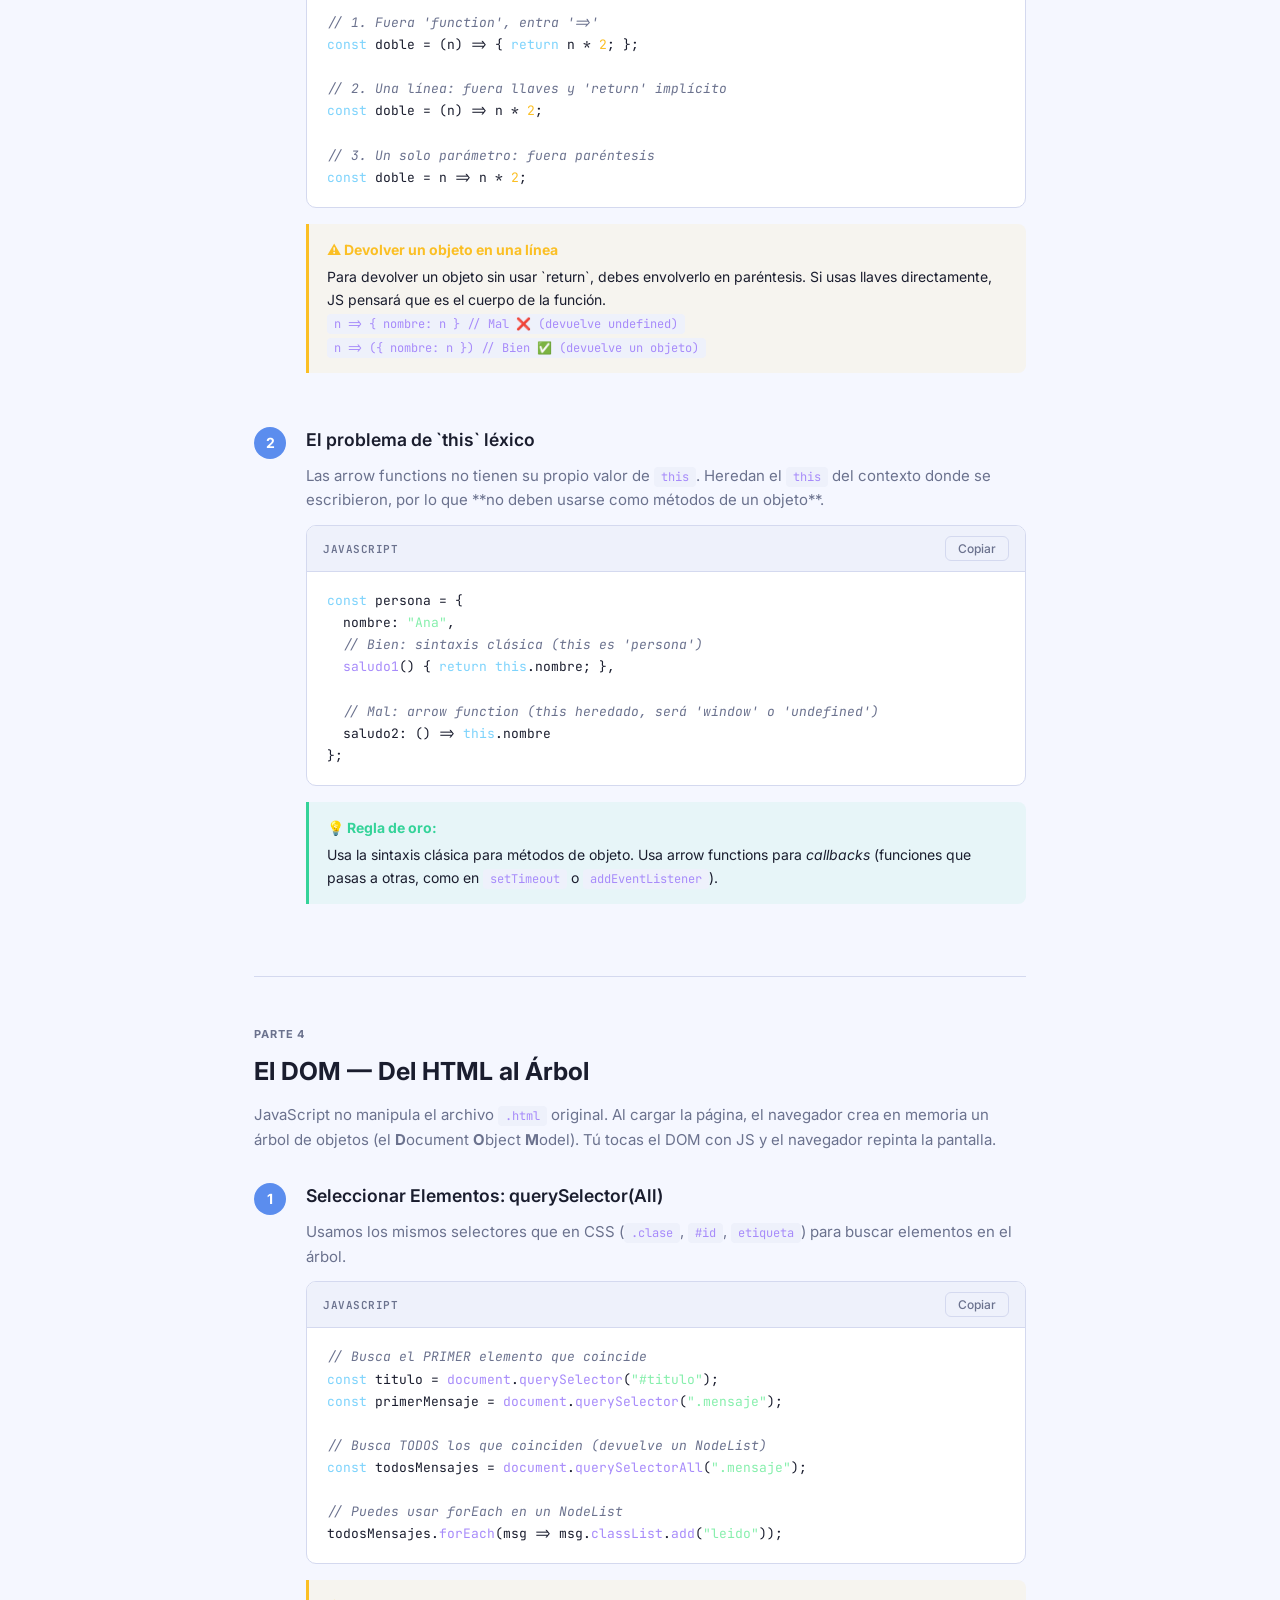
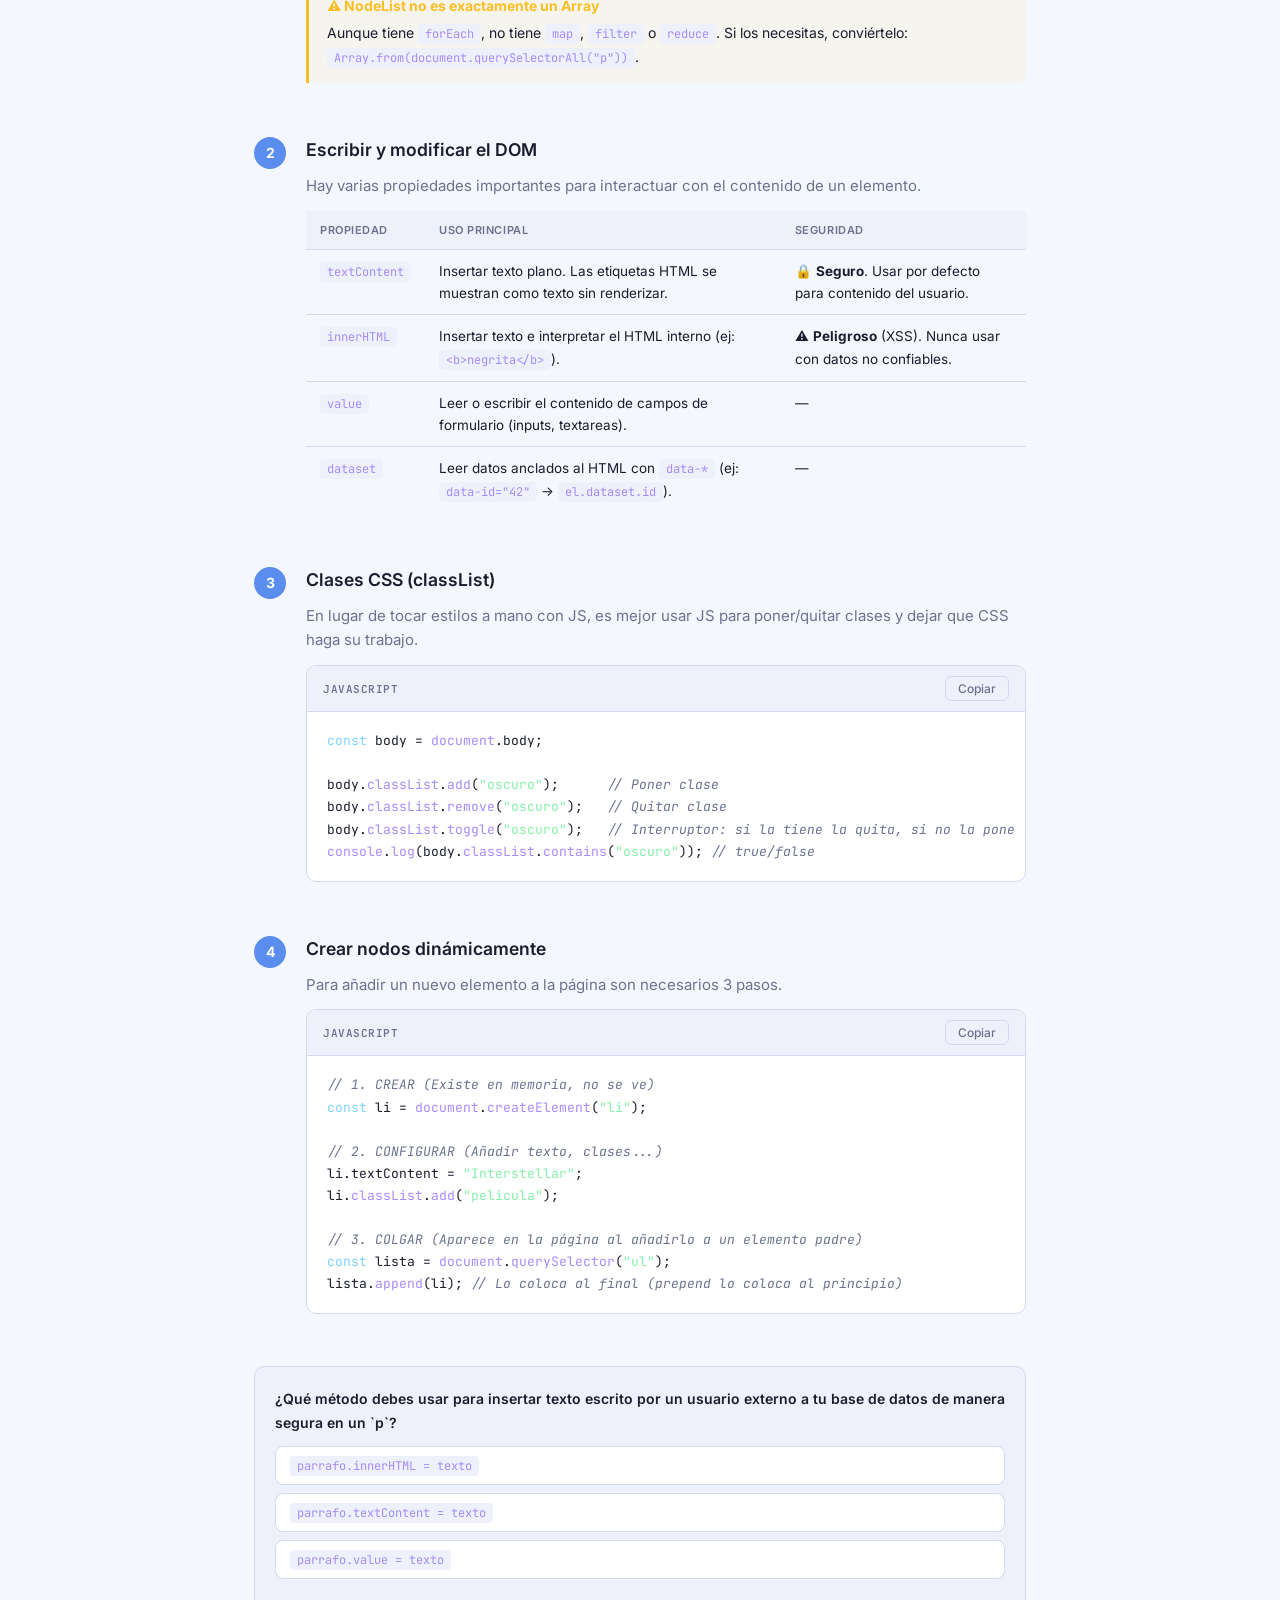
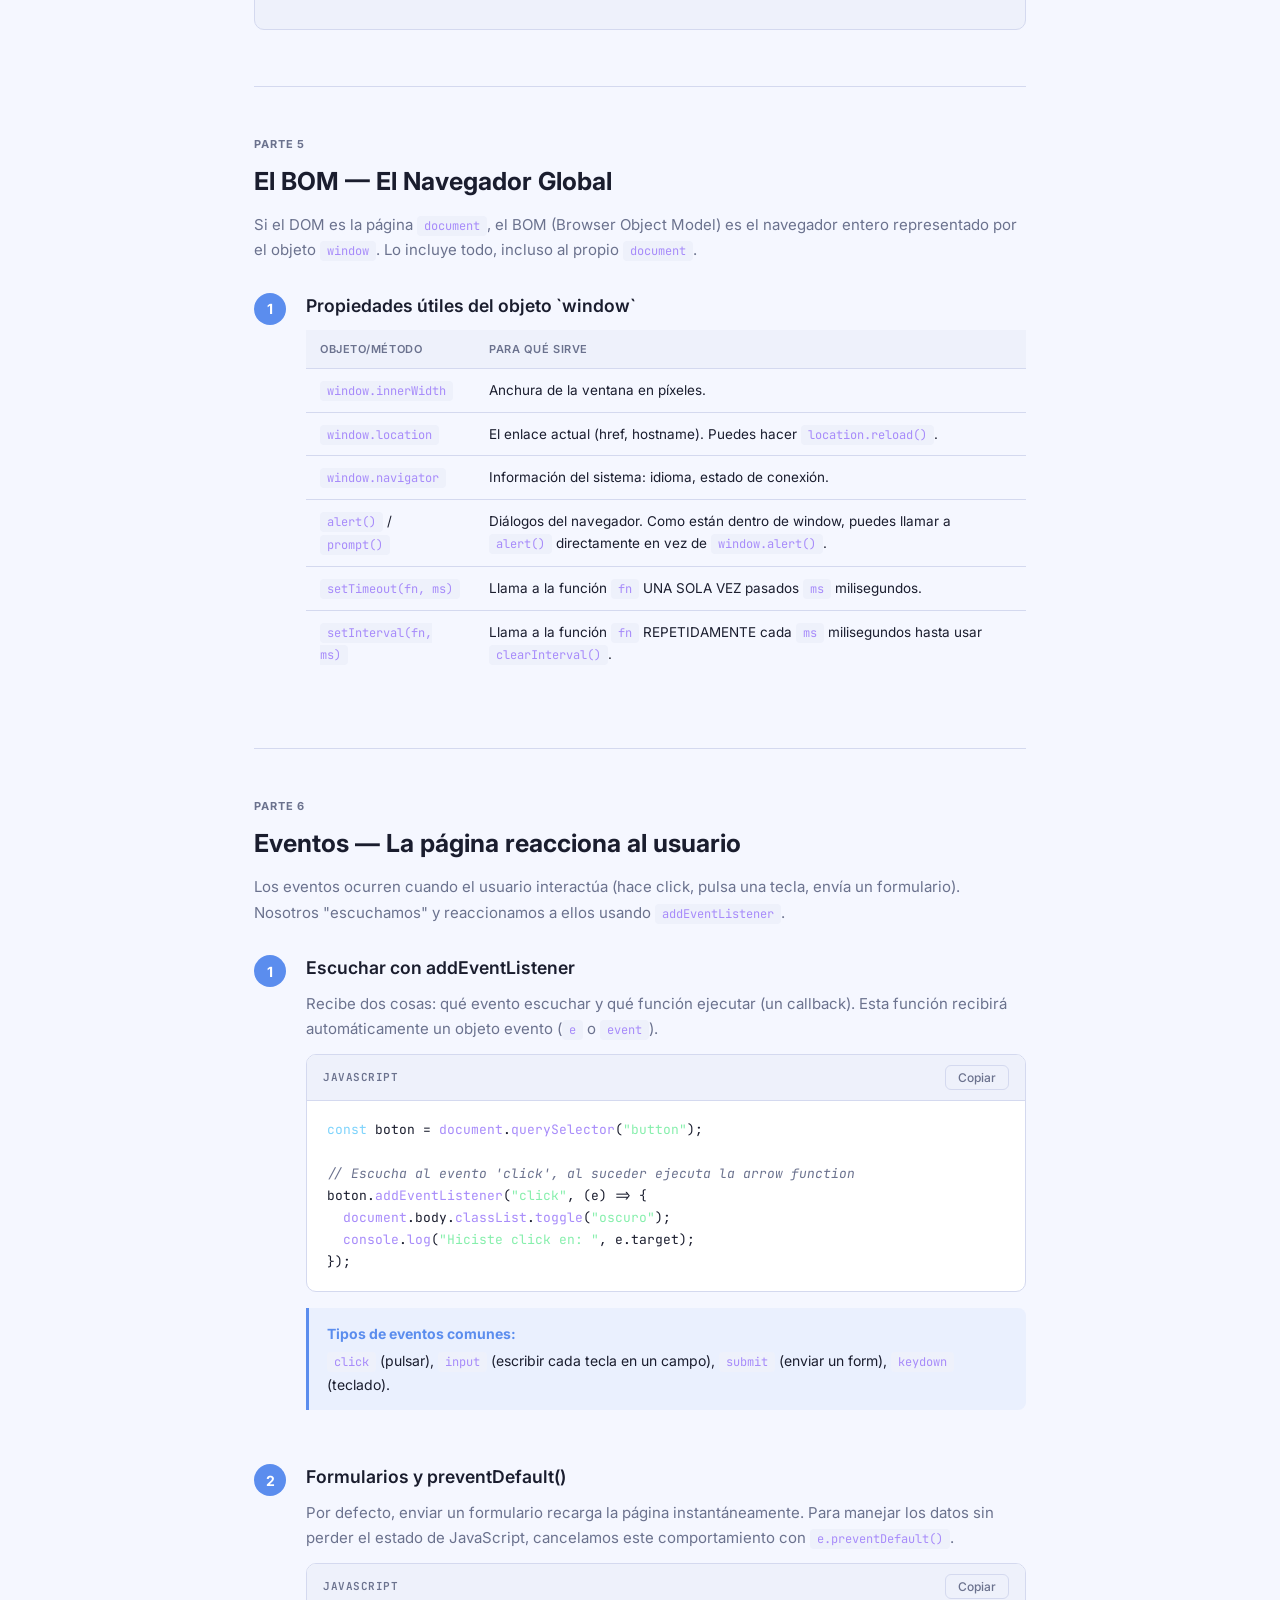
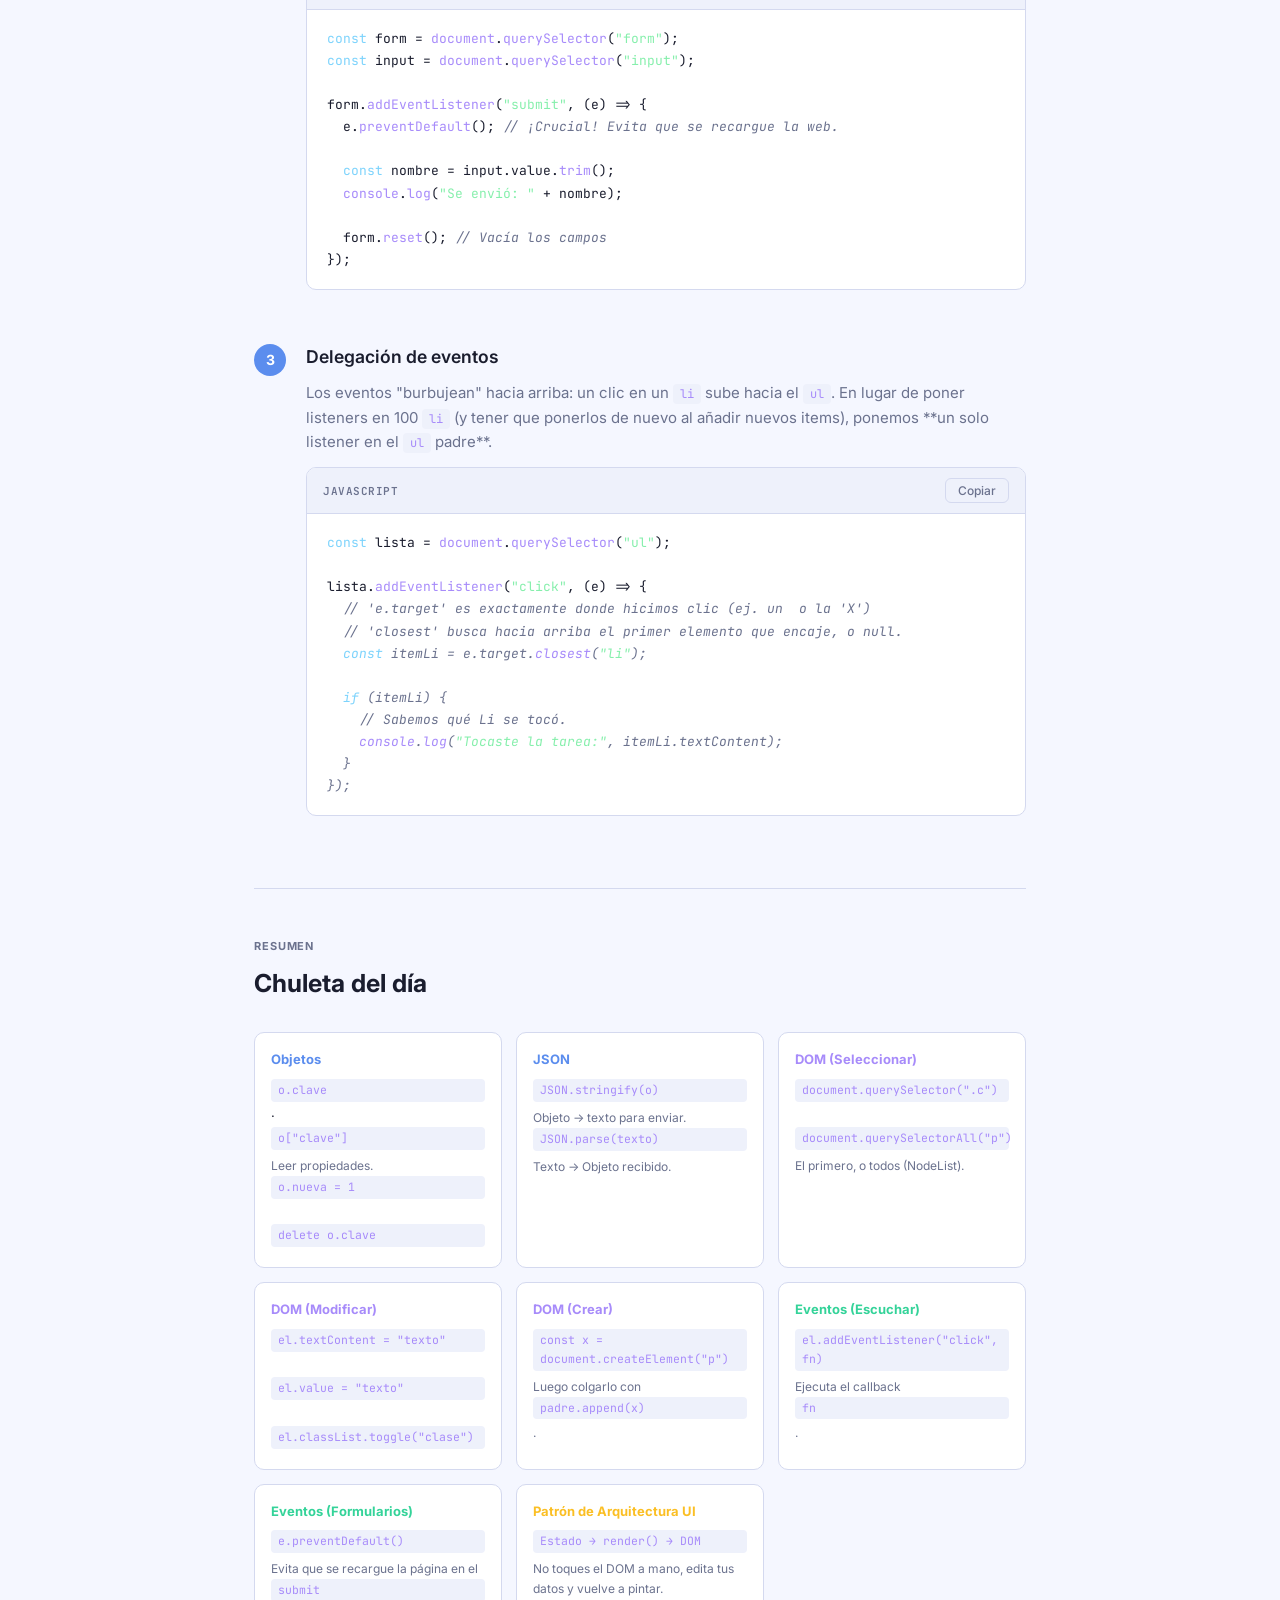
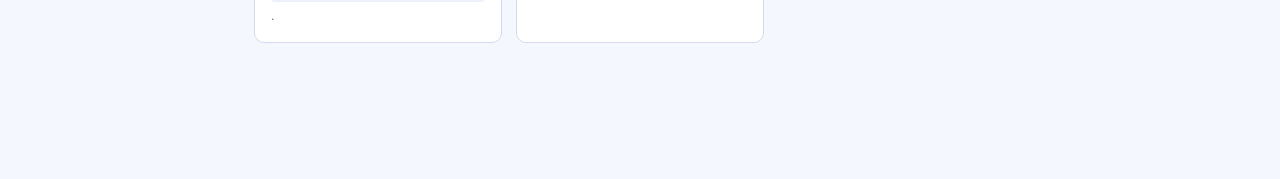
<file: modulo1/objetos_BOM_DOM.html>
<!DOCTYPE html>
<html lang="es">
<head>
<meta charset="UTF-8">
<meta name="viewport" content="width=device-width, initial-scale=1, viewport-fit=cover">
<title>Objetos, DOM y BOM — Guía para el alumno</title>
<link href="https://fonts.googleapis.com/css2?family=Inter:wght@400;500;600;700&family=JetBrains+Mono:wght@400;600&display=swap" rel="stylesheet">
<style>
  :root {
    --bg: #0f1117;
    --surface: #181c27;
    --surface2: #1e2333;
    --border: #2a3045;
    --text: #e8eaf0;
    --text-muted: #7c849e;
    --accent: #5b8dee;
    --accent2: #a78bfa;
    --green: #34d399;
    --yellow: #fbbf24;
    --red: #f87171;
    --ls-color: #5b8dee;
    --ss-color: #a78bfa;
    --re-color: #34d399;
    padding-top: env(safe-area-inset-top, 0px);
    padding-bottom: env(safe-area-inset-bottom, 0px);
    box-sizing: border-box;
  }
  @media (prefers-color-scheme: light) {
    :root:not([data-theme="dark"]) {
      --bg: #f5f7ff;
      --surface: #ffffff;
      --surface2: #eef1fb;
      --border: #d4d9ef;
      --text: #1a1d2e;
      --text-muted: #6b728e;
    }
  }
  *, *::before, *::after { box-sizing: border-box; margin: 0; padding: 0; }
  html { scroll-behavior: smooth; }
  body {
    font-family: 'Inter', sans-serif;
    background: var(--bg);
    color: var(--text);
    line-height: 1.65;
    font-size: 15px;
  }

  /* NAV */
  nav {
    position: sticky; top: env(safe-area-inset-top, 0px);
    background: var(--surface);
    border-bottom: 1px solid var(--border);
    display: flex; align-items: center; gap: 8px;
    padding: 0 24px; height: 52px;
    z-index: 100; overflow-x: auto; white-space: nowrap;
  }
  nav a {
    color: var(--text-muted); text-decoration: none;
    font-size: 13px; font-weight: 500; padding: 4px 10px;
    border-radius: 6px; transition: background .15s, color .15s;
    flex-shrink: 0;
  }
  nav a:hover { background: var(--surface2); color: var(--text); }
  nav .dot { color: var(--border); font-size: 10px; }

  /* LAYOUT */
  .wrap { max-width: 820px; margin: 0 auto; padding: 40px 24px 80px; }

  /* HERO */
  .hero { text-align: center; padding: 56px 0 48px; }
  .hero .tag {
    display: inline-block;
    background: var(--surface2); border: 1px solid var(--border);
    color: var(--text-muted); font-size: 12px; font-weight: 600;
    padding: 4px 12px; border-radius: 20px; margin-bottom: 20px;
    letter-spacing: .04em;
  }
  .hero h1 { font-size: clamp(2rem, 5vw, 3.2rem); font-weight: 700; line-height: 1.15; margin-bottom: 14px; }
  .hero h1 span { color: var(--accent); }
  .hero p { color: var(--text-muted); font-size: 17px; max-width: 560px; margin: 0 auto 32px; }
  .hero-pills { display: flex; justify-content: center; gap: 10px; flex-wrap: wrap; }
  .pill {
    padding: 6px 16px; border-radius: 20px; font-size: 13px; font-weight: 600;
    border: 1.5px solid;
  }
  .pill-ls { color: var(--ls-color); border-color: var(--ls-color); background: rgba(91,141,238,.08); }
  .pill-ss { color: var(--ss-color); border-color: var(--ss-color); background: rgba(167,139,250,.08); }
  .pill-re { color: var(--re-color); border-color: var(--re-color); background: rgba(52,211,153,.08); }

  /* SECTION */
  section { margin-bottom: 56px; }
  .section-header { margin-bottom: 28px; }
  .section-label {
    font-size: 11px; font-weight: 700; letter-spacing: .08em;
    color: var(--text-muted); text-transform: uppercase; margin-bottom: 8px;
  }
  h2 { font-size: 1.55rem; font-weight: 700; margin-bottom: 10px; }
  h3 { font-size: 1.1rem; font-weight: 600; margin-bottom: 10px; color: var(--text); }
  .section-intro { color: var(--text-muted); font-size: 15px; line-height: 1.7; margin-bottom: 24px; }

  /* STEP */
  .step { display: flex; gap: 20px; margin-bottom: 36px; }
  .step-num {
    flex-shrink: 0;
    width: 32px; height: 32px; border-radius: 50%;
    background: var(--accent); color: #fff;
    font-size: 14px; font-weight: 700;
    display: flex; align-items: center; justify-content: center;
    margin-top: 2px;
  }
  .step-num.green { background: var(--green); }
  .step-num.purple { background: var(--accent2); }
  .step-body { flex: 1; min-width: 0; }
  .step-body p { color: var(--text-muted); margin-bottom: 12px; }

  /* CODE */
  .code-block {
    background: var(--surface);
    border: 1px solid var(--border);
    border-radius: 10px;
    overflow: hidden;
    margin-bottom: 16px;
  }
  .code-header {
    display: flex; justify-content: space-between; align-items: center;
    padding: 10px 16px;
    border-bottom: 1px solid var(--border);
    background: var(--surface2);
  }
  .code-lang {
    font-family: 'JetBrains Mono', monospace;
    font-size: 11px; font-weight: 600;
    color: var(--text-muted); text-transform: uppercase; letter-spacing: .05em;
  }
  .copy-btn {
    background: none; border: 1px solid var(--border);
    color: var(--text-muted); font-size: 12px; font-weight: 500;
    padding: 4px 12px; border-radius: 6px; cursor: pointer;
    transition: background .15s, color .15s;
    font-family: 'Inter', sans-serif;
  }
  .copy-btn:hover { background: var(--border); color: var(--text); }
  .copy-btn.copied { color: var(--green); border-color: var(--green); }
  pre {
    font-family: 'JetBrains Mono', monospace;
    font-size: 13px; line-height: 1.7;
    padding: 18px 20px;
    overflow-x: auto;
    color: var(--text);
  }
  .kw { color: #7dd3fc; }
  .fn { color: #a78bfa; }
  .str { color: #86efac; }
  .cm { color: var(--text-muted); font-style: italic; }
  .num { color: #fbbf24; }
  .re { color: #fb923c; }

  /* CALLOUT */
  .callout {
    border-left: 3px solid; padding: 14px 18px;
    border-radius: 0 8px 8px 0;
    margin-bottom: 16px; font-size: 14px; line-height: 1.65;
  }
  .callout-info { border-color: var(--accent); background: rgba(91,141,238,.07); }
  .callout-warn { border-color: var(--yellow); background: rgba(251,191,36,.07); }
  .callout-tip  { border-color: var(--green);  background: rgba(52,211,153,.07); }
  .callout strong { display: block; margin-bottom: 4px; }
  .callout-info strong { color: var(--accent); }
  .callout-warn strong { color: var(--yellow); }
  .callout-tip  strong { color: var(--green); }

  /* TABLE */
  .table-wrap { overflow-x: auto; margin-bottom: 16px; }
  table { width: 100%; border-collapse: collapse; font-size: 13.5px; }
  th { background: var(--surface2); color: var(--text-muted); font-size: 11px; font-weight: 600;
       text-transform: uppercase; letter-spacing: .05em; padding: 10px 14px; text-align: left;
       border-bottom: 1px solid var(--border); }
  td { padding: 10px 14px; border-bottom: 1px solid var(--border); vertical-align: top; }
  tr:last-child td { border-bottom: none; }
  code { font-family: 'JetBrains Mono', monospace; font-size: 12px; background: var(--surface2);
         padding: 2px 7px; border-radius: 4px; color: var(--accent2); }

  /* DIVIDER */
  .divider {
    height: 1px; background: var(--border);
    margin: 48px 0;
  }

  /* ACCORDION for TRY IT */
  details {
    border: 1px solid var(--border); border-radius: 10px;
    margin-bottom: 12px; overflow: hidden;
  }
  summary {
    padding: 12px 18px; cursor: pointer; font-weight: 600; font-size: 14px;
    background: var(--surface2); list-style: none;
    display: flex; align-items: center; gap: 8px;
  }
  summary::-webkit-details-marker { display: none; }
  summary::before { content: '▶'; font-size: 10px; transition: transform .2s; color: var(--text-muted); }
  details[open] summary::before { transform: rotate(90deg); }
  details > div { padding: 16px 18px; }

  /* MINI QUIZ */
  .quiz { background: var(--surface2); border: 1px solid var(--border); border-radius: 10px; padding: 20px; margin-bottom: 16px; }
  .quiz p { font-weight: 600; margin-bottom: 12px; font-size: 14px; }
  .quiz-opts { display: flex; flex-direction: column; gap: 8px; }
  .quiz-opt {
    background: var(--surface); border: 1px solid var(--border);
    border-radius: 8px; padding: 10px 14px; cursor: pointer; font-size: 13.5px;
    transition: border-color .15s; text-align: left;
    font-family: 'Inter', sans-serif; color: var(--text);
  }
  .quiz-opt:hover { border-color: var(--accent); }
  .quiz-opt.correct { border-color: var(--green); background: rgba(52,211,153,.08); color: var(--green); }
  .quiz-opt.wrong   { border-color: var(--red);   background: rgba(248,113,113,.08); color: var(--red); }
  .quiz-feedback { margin-top: 10px; font-size: 13px; min-height: 20px; color: var(--text-muted); }

  /* CHEAT SHEET */
  .cheat-grid { display: grid; grid-template-columns: repeat(auto-fill, minmax(230px, 1fr)); gap: 14px; }
  .cheat-card {
    background: var(--surface); border: 1px solid var(--border);
    border-radius: 10px; padding: 16px; font-size: 13px;
  }
  .cheat-card .cheat-title { font-weight: 700; margin-bottom: 8px; font-size: 13px; }
  .cheat-card code { display: block; margin-bottom: 4px; font-size: 11.5px; }

  /* SCROLL PROGRESS */
  #progress-bar {
    position: fixed; top: 0; left: 0; height: 3px;
    background: linear-gradient(90deg, var(--accent), var(--accent2));
    z-index: 200; transition: width .1s;
    width: 0;
  }
</style>
</head>
<body>

<div id="progress-bar"></div>

<nav>
  <a href="#intro">Intro</a>
  <span class="dot">·</span>
  <a href="#objetos">Objetos</a>
  <span class="dot">·</span>
  <a href="#json">JSON</a>
  <span class="dot">·</span>
  <a href="#arrow">Arrow Functions</a>
  <span class="dot">·</span>
  <a href="#dom">El DOM</a>
  <span class="dot">·</span>
  <a href="#bom">El BOM</a>
  <span class="dot">·</span>
  <a href="#eventos">Eventos</a>
  <span class="dot">·</span>
  <a href="#cheatsheet">Chuleta</a>
</nav>

<div class="wrap">

  <!-- HERO -->
  <div class="hero" id="intro">
    <div class="tag">Módulo 1 · Día 1 · The Bridge</div>
    <h1>Objetos, DOM y BOM<br><span>La web cobra vida</span></h1>
    <p>Aprende cómo Javascript interactúa con los datos en formato de objetos, manipula la estructura de una página (DOM), reacciona a los eventos del usuario y aprovecha el navegador (BOM).</p>
    <div class="hero-pills">
      <span class="pill pill-ls">Objetos</span>
      <span class="pill pill-ss">DOM</span>
      <span class="pill pill-re">Eventos</span>
    </div>
  </div>

  <!-- ================== 1. OBJETOS ================== -->
  <section id="objetos">
    <div class="section-header">
      <div class="section-label">Parte 1</div>
      <h2>Objetos — Fichas de datos</h2>
      <p class="section-intro">
        Un objeto es una colección de datos agrupados como una ficha, mediante pares de <strong>clave → valor</strong>. 
        El valor puede ser texto, números, arrays e incluso otros objetos.
      </p>
    </div>

    <div class="step">
      <div class="step-num">1</div>
      <div class="step-body">
        <h3>Estructura de un Objeto</h3>
        <p>Un objeto se define con llaves <code>{}</code>. Cada propiedad tiene una etiqueta (la clave) y su dato (el valor).</p>
        <div class="code-block">
          <div class="code-header"><span class="code-lang">JavaScript</span><button class="copy-btn" onclick="copyCode(this)">Copiar</button></div>
          <pre><span class="kw">const</span> peli = {
  titulo: <span class="str">"Interstellar"</span>,
  anio: <span class="num">2014</span>,
  generos: [<span class="str">"sci-fi"</span>, <span class="str">"drama"</span>],
  director: { nombre: <span class="str">"Nolan"</span> },
  vista: <span class="kw">true</span>
};</pre>
        </div>
      </div>
    </div>

    <div class="step">
      <div class="step-num">2</div>
      <div class="step-body">
        <h3>Leer, añadir y modificar (El punto es un camino)</h3>
        <p>Usamos un punto <code>.</code> para acceder a las propiedades si sabemos su nombre. Si la clave está en una variable, usamos corchetes <code>[]</code>.</p>
        <div class="code-block">
          <div class="code-header"><span class="code-lang">JavaScript</span><button class="copy-btn" onclick="copyCode(this)">Copiar</button></div>
          <pre><span class="cm">// Leer un dato anidado</span>
<span class="fn">console</span>.<span class="fn">log</span>(peli.director.nombre); <span class="cm">// "Nolan"</span>

<span class="cm">// Leer con una variable</span>
<span class="kw">let</span> campo = <span class="str">"titulo"</span>;
<span class="fn">console</span>.<span class="fn">log</span>(peli[campo]); <span class="cm">// "Interstellar"</span>

<span class="cm">// Añadir nueva propiedad</span>
peli.nota = <span class="num">8.7</span>;

<span class="cm">// Modificar una existente</span>
peli.vista = <span class="kw">false</span>;

<span class="cm">// Eliminar</span>
<span class="kw">delete</span> peli.director;</pre>
        </div>
      </div>
    </div>

    <div class="step">
      <div class="step-num">3</div>
      <div class="step-body">
        <h3>Métodos y `this`</h3>
        <p>Un método es una función que vive dentro de un objeto. Usamos <code>this</code> para referirnos al propio objeto (lo que está a la izquierda del punto al llamar al método).</p>
        <div class="code-block">
          <div class="code-header"><span class="code-lang">JavaScript</span><button class="copy-btn" onclick="copyCode(this)">Copiar</button></div>
          <pre><span class="kw">const</span> alumno = {
  nombre: <span class="str">"Lucía"</span>,
  <span class="fn">saludar</span>() {
    <span class="kw">return</span> <span class="str">`Hola, soy </span><span class="str">${this.nombre}</span><span class="str">`</span>;
  }
};

<span class="fn">console</span>.<span class="fn">log</span>(alumno.<span class="fn">saludar</span>()); <span class="cm">// "Hola, soy Lucía"</span></pre>
        </div>
      </div>
    </div>
  </section>

  <div class="divider"></div>

  <!-- ================== 2. JSON ================== -->
  <section id="json">
    <div class="section-header">
      <div class="section-label">Parte 2</div>
      <h2>JSON — El objeto convertido en texto para viajar</h2>
      <p class="section-intro">
        Para guardar un objeto o enviarlo por internet, necesitamos convertirlo en un string de texto. Esto es JSON (JavaScript Object Notation).
      </p>
    </div>

    <div class="table-wrap">
      <table>
        <thead>
          <tr>
            <th>Característica</th>
            <th style="color:var(--ls-color)">Objeto JS</th>
            <th style="color:var(--ss-color)">JSON</th>
          </tr>
        </thead>
        <tbody>
          <tr><td>Claves</td><td><code>titulo</code></td><td><code>"titulo"</code> (siempre con comillas dobles)</td></tr>
          <tr><td>Textos</td><td><code>'...'</code> o <code>"..."</code></td><td>Solo <code>"..."</code></td></tr>
          <tr><td>Funciones</td><td>✅ Sí</td><td>❌ No</td></tr>
        </tbody>
      </table>
    </div>

    <div class="step">
      <div class="step-num">1</div>
      <div class="step-body">
        <h3>Convertir: JSON.stringify y JSON.parse</h3>

        <div class="code-block">
          <div class="code-header"><span class="code-lang">JavaScript</span><button class="copy-btn" onclick="copyCode(this)">Copiar</button></div>
          <pre><span class="kw">const</span> obj = { titulo: <span class="str">"Coco"</span> };

<span class="cm">// Para ENVIAR o GUARDAR (de objeto a string)</span>
<span class="kw">const</span> texto = <span class="fn">JSON</span>.<span class="fn">stringify</span>(obj);
<span class="fn">console</span>.<span class="fn">log</span>(texto); <span class="cm">// '{"titulo":"Coco"}'</span>

<span class="cm">// Al RECIBIR o LEER (de string a objeto)</span>
<span class="kw">const</span> recuperado = <span class="fn">JSON</span>.<span class="fn">parse</span>(texto);
<span class="fn">console</span>.<span class="fn">log</span>(recuperado.titulo); <span class="cm">// "Coco"</span></pre>
        </div>
      </div>
    </div>
  </section>

  <div class="divider"></div>

  <!-- ================== 3. ARROW FUNCTIONS ================== -->
  <section id="arrow">
    <div class="section-header">
      <div class="section-label">Parte 3</div>
      <h2>Arrow Functions — Sintaxis reducida</h2>
      <p class="section-intro">
        Las <em>arrow functions</em> (funciones flecha) son una forma más corta de escribir funciones. Son especialmente útiles para pasarlas a otras funciones como "callbacks".
      </p>
    </div>

    <div class="step">
      <div class="step-num">1</div>
      <div class="step-body">
        <h3>De `function` a flecha en 3 pasos</h3>
        <div class="code-block">
          <div class="code-header"><span class="code-lang">JavaScript</span><button class="copy-btn" onclick="copyCode(this)">Copiar</button></div>
          <pre><span class="cm">// Punto de partida</span>
<span class="kw">function</span> <span class="fn">doble</span>(n) { <span class="kw">return</span> n * <span class="num">2</span>; }

<span class="cm">// 1. Fuera 'function', entra '=>'</span>
<span class="kw">const</span> doble = (n) => { <span class="kw">return</span> n * <span class="num">2</span>; };

<span class="cm">// 2. Una línea: fuera llaves y 'return' implícito</span>
<span class="kw">const</span> doble = (n) => n * <span class="num">2</span>;

<span class="cm">// 3. Un solo parámetro: fuera paréntesis</span>
<span class="kw">const</span> doble = n => n * <span class="num">2</span>;</pre>
        </div>
        <div class="callout callout-warn">
          <strong>⚠️ Devolver un objeto en una línea</strong>
          Para devolver un objeto sin usar `return`, debes envolverlo en paréntesis. Si usas llaves directamente, JS pensará que es el cuerpo de la función.
          <br><code>n => { nombre: n } // Mal ❌ (devuelve undefined)</code>
          <br><code>n => ({ nombre: n }) // Bien ✅ (devuelve un objeto)</code>
        </div>
      </div>
    </div>
    
    <div class="step">
      <div class="step-num">2</div>
      <div class="step-body">
        <h3>El problema de `this` léxico</h3>
        <p>Las arrow functions no tienen su propio valor de <code>this</code>. Heredan el <code>this</code> del contexto donde se escribieron, por lo que **no deben usarse como métodos de un objeto**.</p>
        <div class="code-block">
          <div class="code-header"><span class="code-lang">JavaScript</span><button class="copy-btn" onclick="copyCode(this)">Copiar</button></div>
          <pre><span class="kw">const</span> persona = {
  nombre: <span class="str">"Ana"</span>,
  <span class="cm">// Bien: sintaxis clásica (this es 'persona')</span>
  <span class="fn">saludo1</span>() { <span class="kw">return</span> <span class="kw">this</span>.nombre; }, 
  
  <span class="cm">// Mal: arrow function (this heredado, será 'window' o 'undefined')</span>
  saludo2: () => <span class="kw">this</span>.nombre 
};</pre>
        </div>
        <div class="callout callout-tip">
          <strong>💡 Regla de oro:</strong>
          Usa la sintaxis clásica para métodos de objeto. Usa arrow functions para <em>callbacks</em> (funciones que pasas a otras, como en <code>setTimeout</code> o <code>addEventListener</code>).
        </div>
      </div>
    </div>
  </section>

  <div class="divider"></div>

  <!-- ================== 4. EL DOM ================== -->
  <section id="dom">
    <div class="section-header">
      <div class="section-label">Parte 4</div>
      <h2>El DOM — Del HTML al Árbol</h2>
      <p class="section-intro">
        JavaScript no manipula el archivo <code>.html</code> original. Al cargar la página, el navegador crea en memoria un árbol de objetos (el <strong>D</strong>ocument <strong>O</strong>bject <strong>M</strong>odel). Tú tocas el DOM con JS y el navegador repinta la pantalla.
      </p>
    </div>

    <div class="step">
      <div class="step-num">1</div>
      <div class="step-body">
        <h3>Seleccionar Elementos: querySelector(All)</h3>
        <p>Usamos los mismos selectores que en CSS (<code>.clase</code>, <code>#id</code>, <code>etiqueta</code>) para buscar elementos en el árbol.</p>
        <div class="code-block">
          <div class="code-header"><span class="code-lang">JavaScript</span><button class="copy-btn" onclick="copyCode(this)">Copiar</button></div>
          <pre><span class="cm">// Busca el PRIMER elemento que coincide</span>
<span class="kw">const</span> titulo = <span class="fn">document</span>.<span class="fn">querySelector</span>(<span class="str">"#titulo"</span>);
<span class="kw">const</span> primerMensaje = <span class="fn">document</span>.<span class="fn">querySelector</span>(<span class="str">".mensaje"</span>);

<span class="cm">// Busca TODOS los que coinciden (devuelve un NodeList)</span>
<span class="kw">const</span> todosMensajes = <span class="fn">document</span>.<span class="fn">querySelectorAll</span>(<span class="str">".mensaje"</span>);

<span class="cm">// Puedes usar forEach en un NodeList</span>
todosMensajes.<span class="fn">forEach</span>(msg => msg.<span class="fn">classList</span>.<span class="fn">add</span>(<span class="str">"leido"</span>));</pre>
        </div>
        <div class="callout callout-warn">
          <strong>⚠️ NodeList no es exactamente un Array</strong>
          Aunque tiene <code>forEach</code>, no tiene <code>map</code>, <code>filter</code> o <code>reduce</code>. Si los necesitas, conviértelo: <code>Array.from(document.querySelectorAll("p"))</code>.
        </div>
      </div>
    </div>

    <div class="step">
      <div class="step-num">2</div>
      <div class="step-body">
        <h3>Escribir y modificar el DOM</h3>
        <p>Hay varias propiedades importantes para interactuar con el contenido de un elemento.</p>
        <div class="table-wrap">
          <table>
            <thead><tr><th>Propiedad</th><th>Uso principal</th><th>Seguridad</th></tr></thead>
            <tbody>
              <tr><td><code>textContent</code></td><td>Insertar texto plano. Las etiquetas HTML se muestran como texto sin renderizar.</td><td>🔒 <strong>Seguro</strong>. Usar por defecto para contenido del usuario.</td></tr>
              <tr><td><code>innerHTML</code></td><td>Insertar texto e interpretar el HTML interno (ej: <code>&lt;b&gt;negrita&lt;/b&gt;</code>).</td><td>⚠️ <strong>Peligroso</strong> (XSS). Nunca usar con datos no confiables.</td></tr>
              <tr><td><code>value</code></td><td>Leer o escribir el contenido de campos de formulario (inputs, textareas).</td><td>—</td></tr>
              <tr><td><code>dataset</code></td><td>Leer datos anclados al HTML con <code>data-*</code> (ej: <code>data-id="42"</code> → <code>el.dataset.id</code>).</td><td>—</td></tr>
            </tbody>
          </table>
        </div>
      </div>
    </div>
    
    <div class="step">
      <div class="step-num">3</div>
      <div class="step-body">
        <h3>Clases CSS (classList)</h3>
        <p>En lugar de tocar estilos a mano con JS, es mejor usar JS para poner/quitar clases y dejar que CSS haga su trabajo.</p>
        <div class="code-block">
          <div class="code-header"><span class="code-lang">JavaScript</span><button class="copy-btn" onclick="copyCode(this)">Copiar</button></div>
          <pre><span class="kw">const</span> body = <span class="fn">document</span>.body;

body.<span class="fn">classList</span>.<span class="fn">add</span>(<span class="str">"oscuro"</span>);      <span class="cm">// Poner clase</span>
body.<span class="fn">classList</span>.<span class="fn">remove</span>(<span class="str">"oscuro"</span>);   <span class="cm">// Quitar clase</span>
body.<span class="fn">classList</span>.<span class="fn">toggle</span>(<span class="str">"oscuro"</span>);   <span class="cm">// Interruptor: si la tiene la quita, si no la pone</span>
<span class="fn">console</span>.<span class="fn">log</span>(body.<span class="fn">classList</span>.<span class="fn">contains</span>(<span class="str">"oscuro"</span>)); <span class="cm">// true/false</span></pre>
        </div>
      </div>
    </div>

    <div class="step">
      <div class="step-num">4</div>
      <div class="step-body">
        <h3>Crear nodos dinámicamente</h3>
        <p>Para añadir un nuevo elemento a la página son necesarios 3 pasos.</p>
        <div class="code-block">
          <div class="code-header"><span class="code-lang">JavaScript</span><button class="copy-btn" onclick="copyCode(this)">Copiar</button></div>
          <pre><span class="cm">// 1. CREAR (Existe en memoria, no se ve)</span>
<span class="kw">const</span> li = <span class="fn">document</span>.<span class="fn">createElement</span>(<span class="str">"li"</span>);

<span class="cm">// 2. CONFIGURAR (Añadir texto, clases...)</span>
li.textContent = <span class="str">"Interstellar"</span>;
li.<span class="fn">classList</span>.<span class="fn">add</span>(<span class="str">"pelicula"</span>);

<span class="cm">// 3. COLGAR (Aparece en la página al añadirlo a un elemento padre)</span>
<span class="kw">const</span> lista = <span class="fn">document</span>.<span class="fn">querySelector</span>(<span class="str">"ul"</span>);
lista.<span class="fn">append</span>(li); <span class="cm">// Lo coloca al final (prepend lo coloca al principio)</span></pre>
        </div>
      </div>
    </div>

    <div class="quiz">
      <p>¿Qué método debes usar para insertar texto escrito por un usuario externo a tu base de datos de manera segura en un `p`?</p>
      <div class="quiz-opts">
        <button class="quiz-opt" onclick="checkQuiz(this, false)"><code>parrafo.innerHTML = texto</code></button>
        <button class="quiz-opt" onclick="checkQuiz(this, true)"><code>parrafo.textContent = texto</code></button>
        <button class="quiz-opt" onclick="checkQuiz(this, false)"><code>parrafo.value = texto</code></button>
      </div>
      <div class="quiz-feedback"></div>
    </div>
  </section>

  <div class="divider"></div>

  <!-- ================== 5. EL BOM ================== -->
  <section id="bom">
    <div class="section-header">
      <div class="section-label">Parte 5</div>
      <h2>El BOM — El Navegador Global</h2>
      <p class="section-intro">
        Si el DOM es la página <code>document</code>, el BOM (Browser Object Model) es el navegador entero representado por el objeto <code>window</code>. Lo incluye todo, incluso al propio <code>document</code>.
      </p>
    </div>

    <div class="step">
      <div class="step-num">1</div>
      <div class="step-body">
        <h3>Propiedades útiles del objeto `window`</h3>
        <div class="table-wrap">
          <table>
            <thead><tr><th>Objeto/Método</th><th>Para qué sirve</th></tr></thead>
            <tbody>
              <tr><td><code>window.innerWidth</code></td><td>Anchura de la ventana en píxeles.</td></tr>
              <tr><td><code>window.location</code></td><td>El enlace actual (href, hostname). Puedes hacer <code>location.reload()</code>.</td></tr>
              <tr><td><code>window.navigator</code></td><td>Información del sistema: idioma, estado de conexión.</td></tr>
              <tr><td><code>alert()</code> / <code>prompt()</code></td><td>Diálogos del navegador. Como están dentro de window, puedes llamar a <code>alert()</code> directamente en vez de <code>window.alert()</code>.</td></tr>
              <tr><td><code>setTimeout(fn, ms)</code></td><td>Llama a la función <code>fn</code> UNA SOLA VEZ pasados <code>ms</code> milisegundos.</td></tr>
              <tr><td><code>setInterval(fn, ms)</code></td><td>Llama a la función <code>fn</code> REPETIDAMENTE cada <code>ms</code> milisegundos hasta usar <code>clearInterval()</code>.</td></tr>
            </tbody>
          </table>
        </div>
      </div>
    </div>
  </section>

  <div class="divider"></div>

  <!-- ================== 6. EVENTOS ================== -->
  <section id="eventos">
    <div class="section-header">
      <div class="section-label">Parte 6</div>
      <h2>Eventos — La página reacciona al usuario</h2>
      <p class="section-intro">
        Los eventos ocurren cuando el usuario interactúa (hace click, pulsa una tecla, envía un formulario). Nosotros "escuchamos" y reaccionamos a ellos usando <code>addEventListener</code>.
      </p>
    </div>

    <div class="step">
      <div class="step-num">1</div>
      <div class="step-body">
        <h3>Escuchar con addEventListener</h3>
        <p>Recibe dos cosas: qué evento escuchar y qué función ejecutar (un callback). Esta función recibirá automáticamente un objeto evento (<code>e</code> o <code>event</code>).</p>

        <div class="code-block">
          <div class="code-header"><span class="code-lang">JavaScript</span><button class="copy-btn" onclick="copyCode(this)">Copiar</button></div>
          <pre><span class="kw">const</span> boton = <span class="fn">document</span>.<span class="fn">querySelector</span>(<span class="str">"button"</span>);

<span class="cm">// Escucha al evento 'click', al suceder ejecuta la arrow function</span>
boton.<span class="fn">addEventListener</span>(<span class="str">"click"</span>, (e) => {
  <span class="fn">document</span>.body.<span class="fn">classList</span>.<span class="fn">toggle</span>(<span class="str">"oscuro"</span>);
  <span class="fn">console</span>.<span class="fn">log</span>(<span class="str">"Hiciste click en: "</span>, e.target);
});</pre>
        </div>
        <div class="callout callout-info">
          <strong>Tipos de eventos comunes:</strong>
          <code>click</code> (pulsar), <code>input</code> (escribir cada tecla en un campo), <code>submit</code> (enviar un form), <code>keydown</code> (teclado).
        </div>
      </div>
    </div>

    <div class="step">
      <div class="step-num">2</div>
      <div class="step-body">
        <h3>Formularios y preventDefault()</h3>
        <p>Por defecto, enviar un formulario recarga la página instantáneamente. Para manejar los datos sin perder el estado de JavaScript, cancelamos este comportamiento con <code>e.preventDefault()</code>.</p>

        <div class="code-block">
          <div class="code-header"><span class="code-lang">JavaScript</span><button class="copy-btn" onclick="copyCode(this)">Copiar</button></div>
          <pre><span class="kw">const</span> form = <span class="fn">document</span>.<span class="fn">querySelector</span>(<span class="str">"form"</span>);
<span class="kw">const</span> input = <span class="fn">document</span>.<span class="fn">querySelector</span>(<span class="str">"input"</span>);

form.<span class="fn">addEventListener</span>(<span class="str">"submit"</span>, (e) => {
  e.<span class="fn">preventDefault</span>(); <span class="cm">// ¡Crucial! Evita que se recargue la web.</span>
  
  <span class="kw">const</span> nombre = input.value.<span class="fn">trim</span>();
  <span class="fn">console</span>.<span class="fn">log</span>(<span class="str">"Se envió: "</span> + nombre);
  
  form.<span class="fn">reset</span>(); <span class="cm">// Vacía los campos</span>
});</pre>
        </div>
      </div>
    </div>

    <div class="step">
      <div class="step-num">3</div>
      <div class="step-body">
        <h3>Delegación de eventos</h3>
        <p>Los eventos "burbujean" hacia arriba: un clic en un <code>li</code> sube hacia el <code>ul</code>. En lugar de poner listeners en 100 <code>li</code> (y tener que ponerlos de nuevo al añadir nuevos items), ponemos **un solo listener en el <code>ul</code> padre**.</p>
        
        <div class="code-block">
          <div class="code-header"><span class="code-lang">JavaScript</span><button class="copy-btn" onclick="copyCode(this)">Copiar</button></div>
          <pre><span class="kw">const</span> lista = <span class="fn">document</span>.<span class="fn">querySelector</span>(<span class="str">"ul"</span>);

lista.<span class="fn">addEventListener</span>(<span class="str">"click"</span>, (e) => {
  <span class="cm">// 'e.target' es exactamente donde hicimos clic (ej. un <span> o la 'X')</span>
  <span class="cm">// 'closest' busca hacia arriba el primer elemento que encaje, o null.</span>
  <span class="kw">const</span> itemLi = e.target.<span class="fn">closest</span>(<span class="str">"li"</span>);
  
  <span class="kw">if</span> (itemLi) {
    <span class="cm">// Sabemos qué Li se tocó.</span>
    <span class="fn">console</span>.<span class="fn">log</span>(<span class="str">"Tocaste la tarea:"</span>, itemLi.textContent);
  }
});</pre>
        </div>
      </div>
    </div>
  </section>

  <div class="divider"></div>

  <!-- ================== CHEAT SHEET ================== -->
  <section id="cheatsheet">
    <div class="section-header">
      <div class="section-label">Resumen</div>
      <h2>Chuleta del día</h2>
    </div>

    <div class="cheat-grid">
      <div class="cheat-card">
        <div class="cheat-title" style="color:var(--ls-color)">Objetos</div>
        <code>o.clave</code> · <code>o["clave"]</code>
        <p style="color:var(--text-muted);font-size:12px;margin-top:6px">Leer propiedades.</p>
        <code>o.nueva = 1</code><br>
        <code>delete o.clave</code>
      </div>
      <div class="cheat-card">
        <div class="cheat-title" style="color:var(--ls-color)">JSON</div>
        <code>JSON.stringify(o)</code>
        <p style="color:var(--text-muted);font-size:12px;margin-top:6px">Objeto → texto para enviar.</p>
        <code>JSON.parse(texto)</code>
        <p style="color:var(--text-muted);font-size:12px;margin-top:6px">Texto → Objeto recibido.</p>
      </div>
      <div class="cheat-card">
        <div class="cheat-title" style="color:var(--ss-color)">DOM (Seleccionar)</div>
        <code>document.querySelector(".c")</code><br>
        <code>document.querySelectorAll("p")</code>
        <p style="color:var(--text-muted);font-size:12px;margin-top:6px">El primero, o todos (NodeList).</p>
      </div>
      <div class="cheat-card">
        <div class="cheat-title" style="color:var(--ss-color)">DOM (Modificar)</div>
        <code>el.textContent = "texto"</code><br>
        <code>el.value = "texto"</code><br>
        <code>el.classList.toggle("clase")</code>
      </div>
      <div class="cheat-card">
        <div class="cheat-title" style="color:var(--ss-color)">DOM (Crear)</div>
        <code>const x = document.createElement("p")</code>
        <p style="color:var(--text-muted);font-size:12px;margin-top:6px">Luego colgarlo con <code>padre.append(x)</code>.</p>
      </div>
      <div class="cheat-card">
        <div class="cheat-title" style="color:var(--re-color)">Eventos (Escuchar)</div>
        <code>el.addEventListener("click", fn)</code>
        <p style="color:var(--text-muted);font-size:12px;margin-top:6px">Ejecuta el callback <code>fn</code>.</p>
      </div>
      <div class="cheat-card">
        <div class="cheat-title" style="color:var(--re-color)">Eventos (Formularios)</div>
        <code>e.preventDefault()</code>
        <p style="color:var(--text-muted);font-size:12px;margin-top:6px">Evita que se recargue la página en el <code>submit</code>.</p>
      </div>
      <div class="cheat-card">
        <div class="cheat-title" style="color:var(--yellow)">Patrón de Arquitectura UI</div>
        <code>Estado → render() → DOM</code>
        <p style="color:var(--text-muted);font-size:12px;margin-top:6px">No toques el DOM a mano, edita tus datos y vuelve a pintar.</p>
      </div>
    </div>
  </section>

</div>

<script>
  // Progress bar
  window.addEventListener('scroll', () => {
    const el = document.documentElement;
    const pct = el.scrollTop / (el.scrollHeight - el.clientHeight) * 100;
    document.getElementById('progress-bar').style.width = pct + '%';
  });

  // Copy code
  function copyCode(btn) {
    const pre = btn.closest('.code-block').querySelector('pre');
    navigator.clipboard.writeText(pre.innerText).then(() => {
      btn.textContent = '✓ Copiado';
      btn.classList.add('copied');
      setTimeout(() => { btn.textContent = 'Copiar'; btn.classList.remove('copied'); }, 2000);
    });
  }

  // Quiz
  function checkQuiz(btn, correct) {
    const opts = btn.closest('.quiz-opts').querySelectorAll('.quiz-opt');
    const fb = btn.closest('.quiz').querySelector('.quiz-feedback');
    opts.forEach(o => o.disabled = true);
    btn.classList.add(correct ? 'correct' : 'wrong');
    fb.textContent = correct
      ? '✅ ¡Correcto! textContent se renderiza como texto plano sin ejecutar inyecciones HTML.'
      : '❌ Incorrecto. Vuelve a comprobar la diferencia de seguridad entre innerHTML y textContent.';
    fb.style.color = correct ? 'var(--green)' : 'var(--red)';
  }
</script>
</body>
</html>
</file>
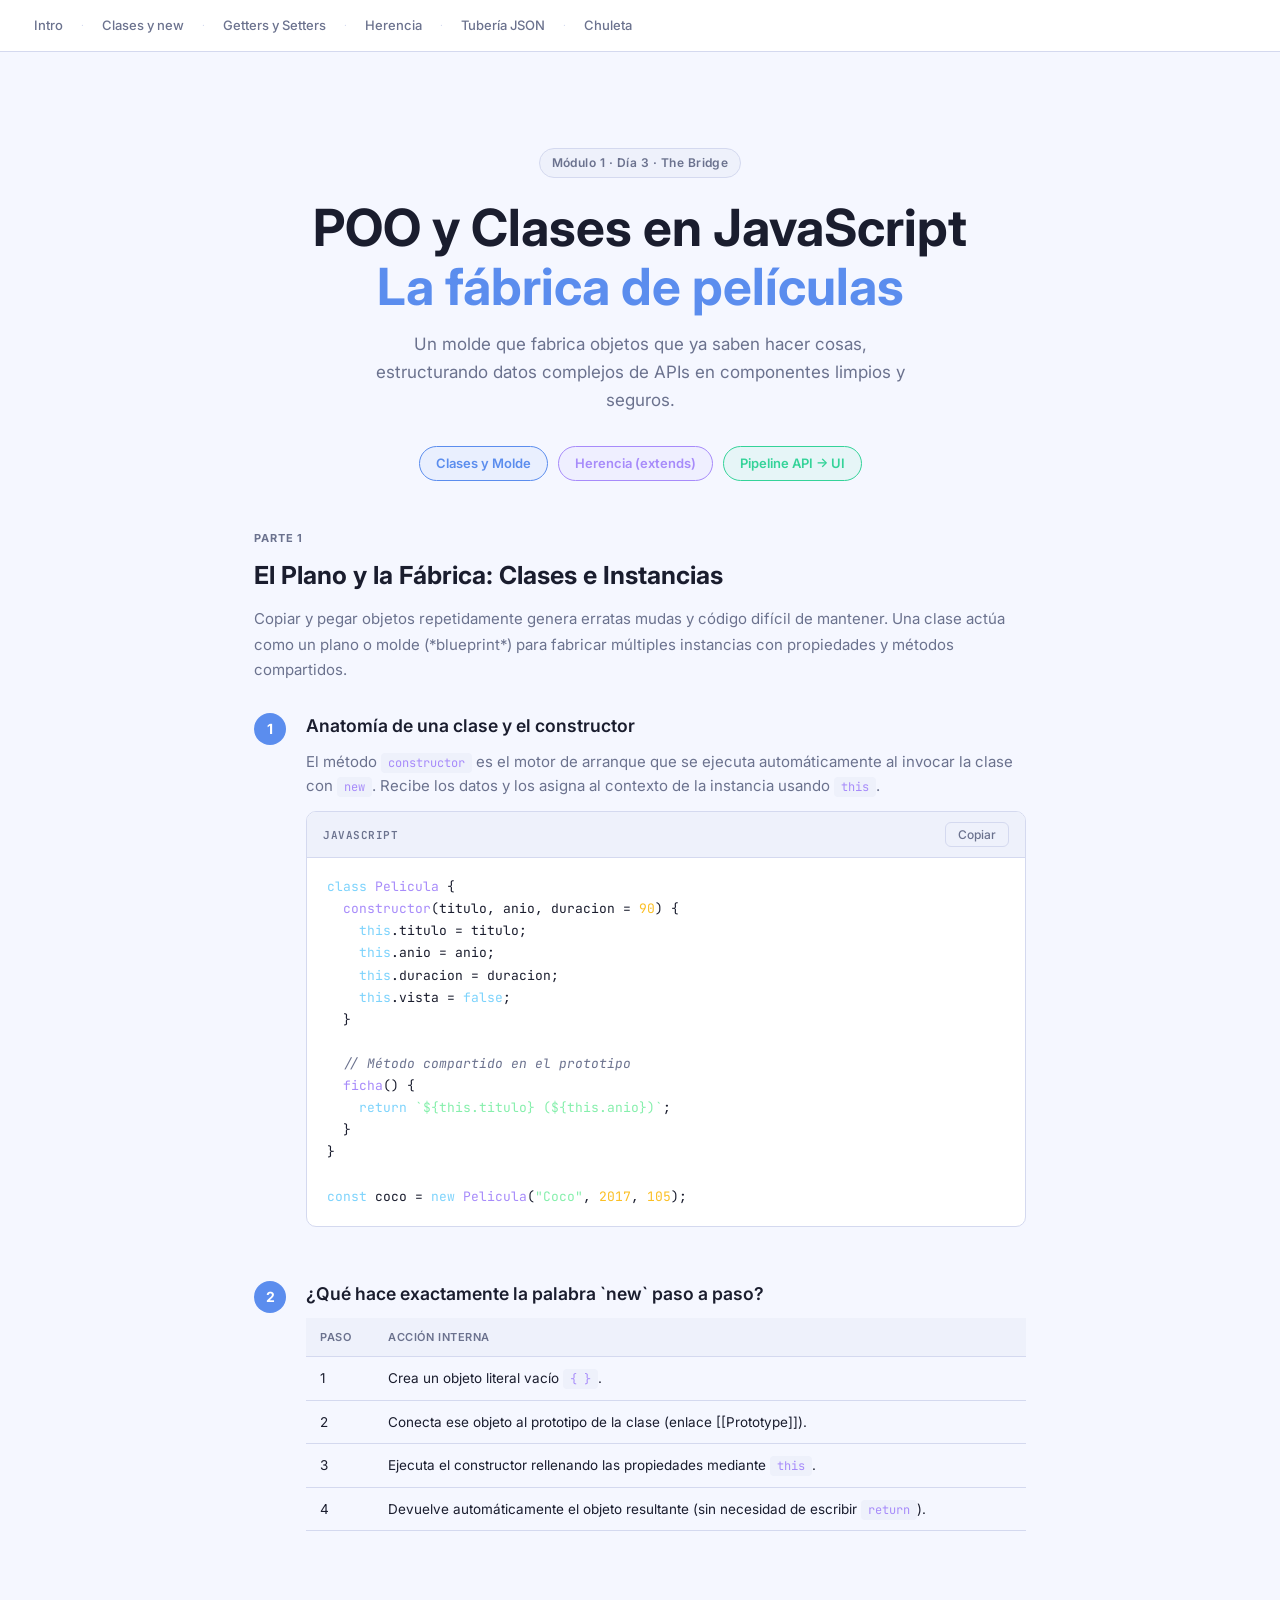
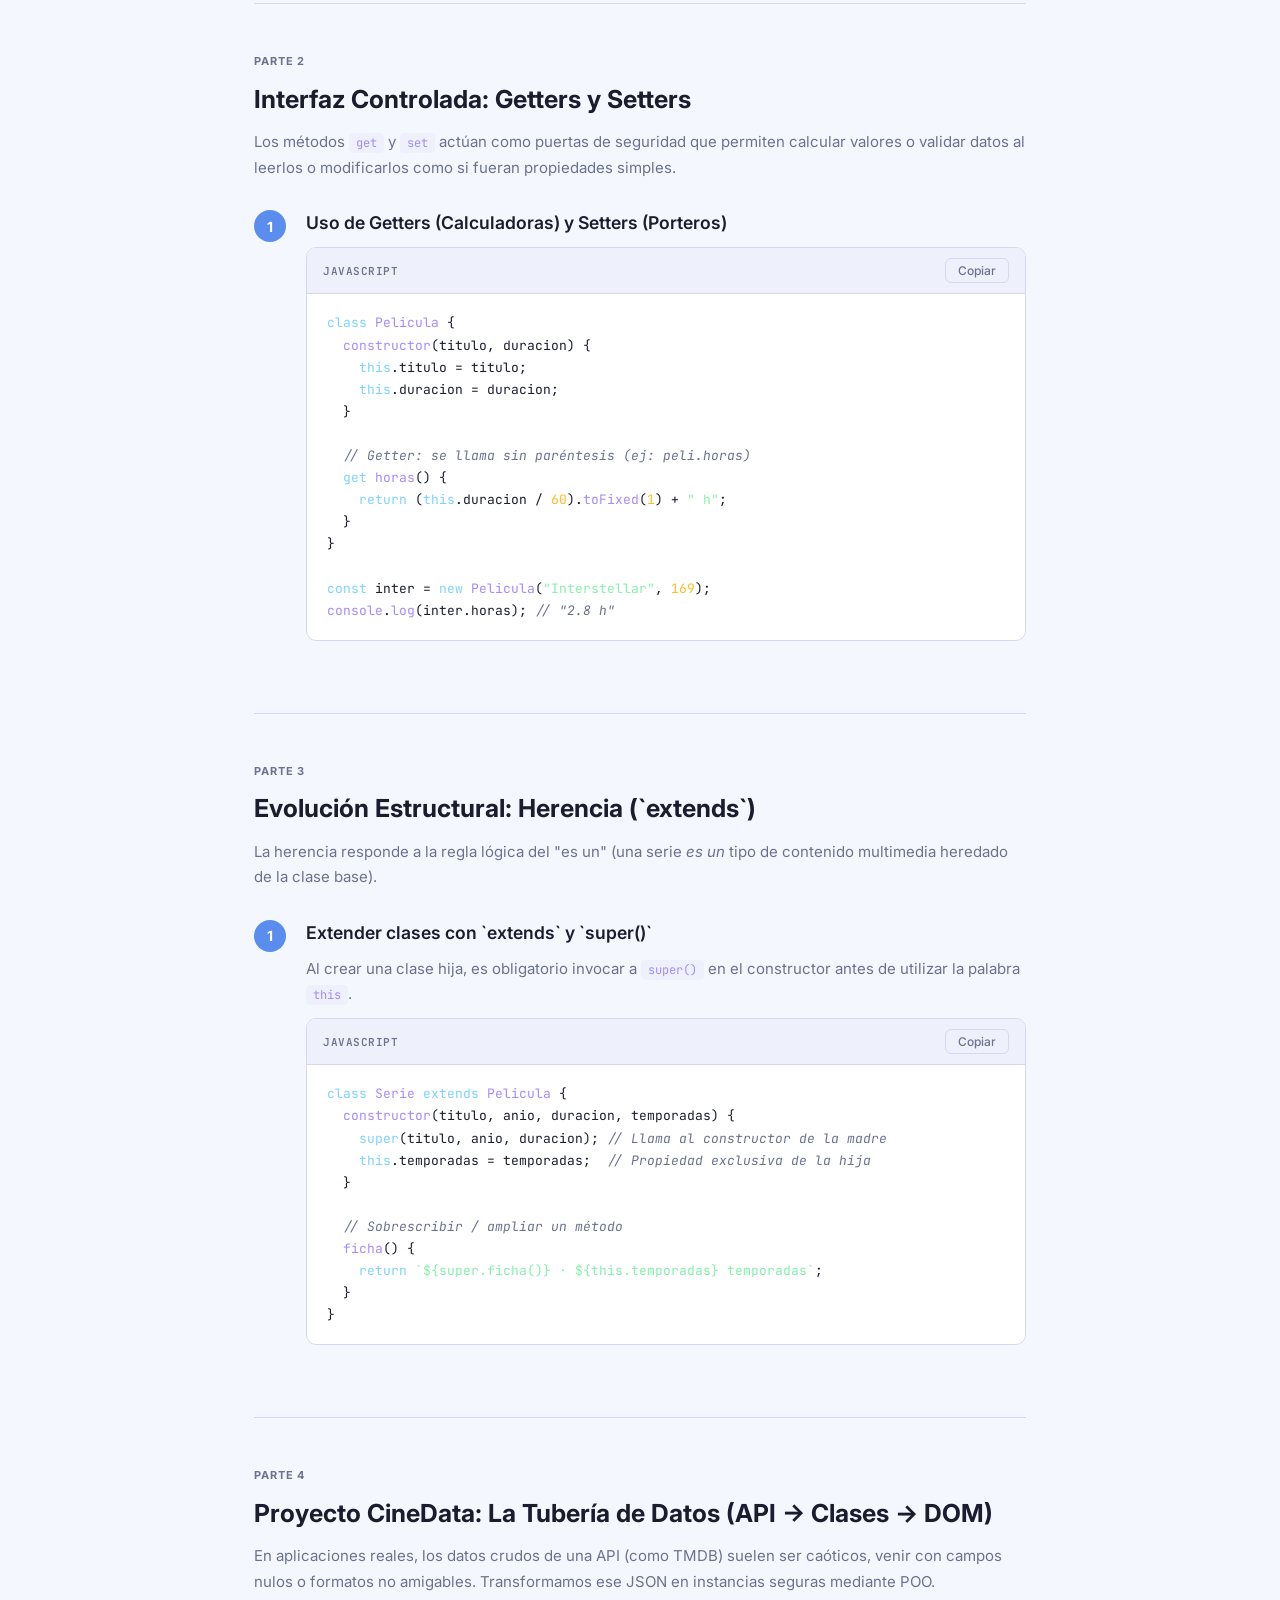
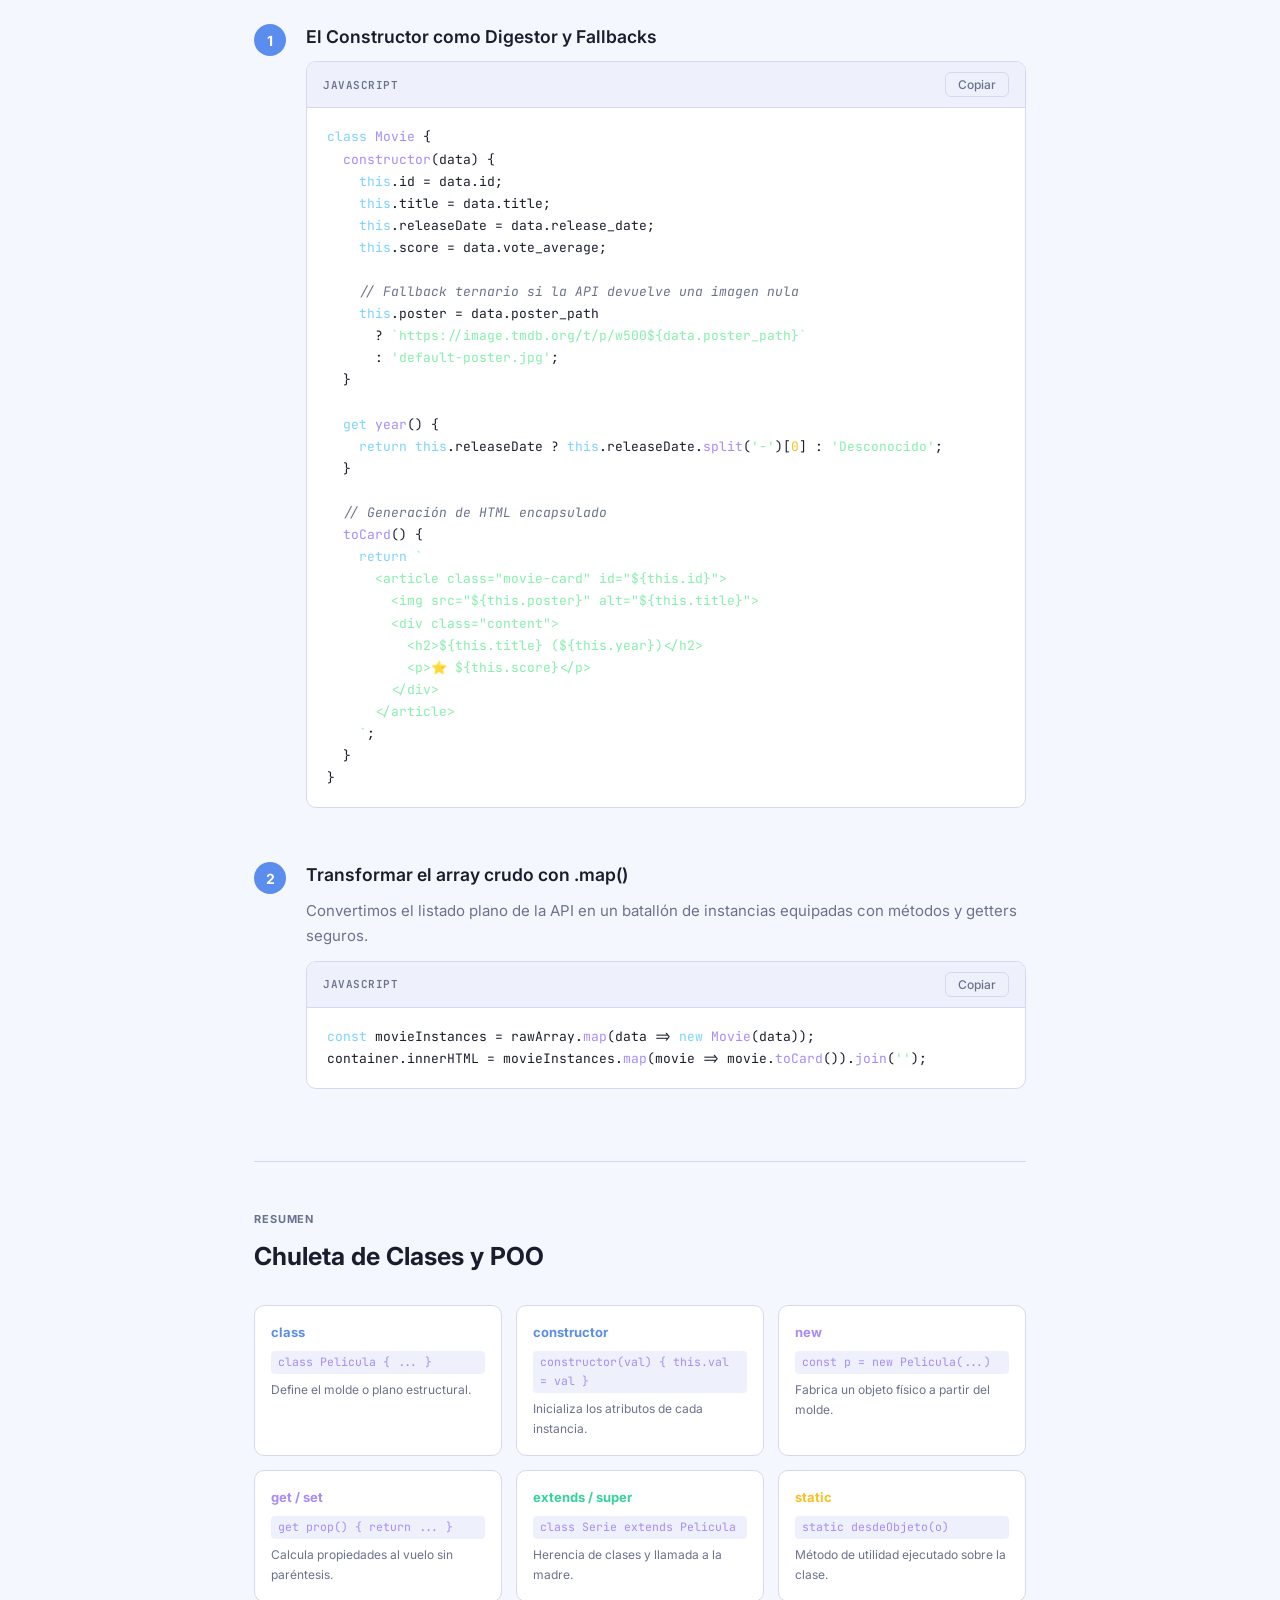
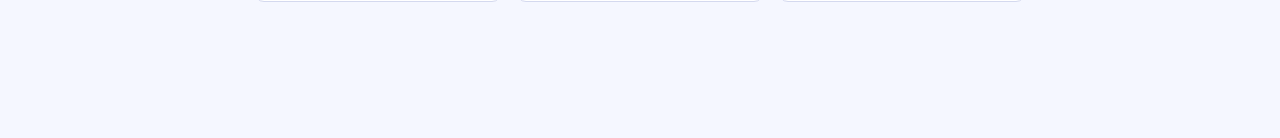
<file: modulo1/POO_Clases.html>
<!DOCTYPE html>
<html lang="es">
<head>
<meta charset="UTF-8">
<meta name="viewport" content="width=device-width, initial-scale=1, viewport-fit=cover">
<title>POO y Clases en JavaScript — La Fábrica de Películas</title>
<link href="https://fonts.googleapis.com/css2?family=Inter:wght@400;500;600;700&family=JetBrains+Mono:wght@400;600&display=swap" rel="stylesheet">
<style>
  :root {
    --bg: #0f1117;
    --surface: #181c27;
    --surface2: #1e2333;
    --border: #2a3045;
    --text: #e8eaf0;
    --text-muted: #7c849e;
    --accent: #5b8dee;
    --accent2: #a78bfa;
    --green: #34d399;
    --yellow: #fbbf24;
    --red: #f87171;
    --ls-color: #5b8dee;
    --ss-color: #a78bfa;
    --re-color: #34d399;
    padding-top: env(safe-area-inset-top, 0px);
    padding-bottom: env(safe-area-inset-bottom, 0px);
    box-sizing: border-box;
  }
  @media (prefers-color-scheme: light) {
    :root:not([data-theme="dark"]) {
      --bg: #f5f7ff;
      --surface: #ffffff;
      --surface2: #eef1fb;
      --border: #d4d9ef;
      --text: #1a1d2e;
      --text-muted: #6b728e;
    }
  }
  *, *::before, *::after { box-sizing: border-box; margin: 0; padding: 0; }
  html { scroll-behavior: smooth; }
  body { font-family: 'Inter', sans-serif; background: var(--bg); color: var(--text); line-height: 1.65; font-size: 15px; }

  nav { position: sticky; top: 0; background: var(--surface); border-bottom: 1px solid var(--border); display: flex; align-items: center; gap: 8px; padding: 0 24px; height: 52px; z-index: 100; overflow-x: auto; white-space: nowrap; }
  nav a { color: var(--text-muted); text-decoration: none; font-size: 13px; font-weight: 500; padding: 4px 10px; border-radius: 6px; transition: background .15s, color .15s; flex-shrink: 0; }
  nav a:hover { background: var(--surface2); color: var(--text); }
  nav .dot { color: var(--border); font-size: 10px; }

  .wrap { max-width: 820px; margin: 0 auto; padding: 40px 24px 80px; }
  .hero { text-align: center; padding: 56px 0 48px; }
  .hero .tag { display: inline-block; background: var(--surface2); border: 1px solid var(--border); color: var(--text-muted); font-size: 12px; font-weight: 600; padding: 4px 12px; border-radius: 20px; margin-bottom: 20px; letter-spacing: .04em; }
  .hero h1 { font-size: clamp(2rem, 5vw, 3.2rem); font-weight: 700; line-height: 1.15; margin-bottom: 14px; }
  .hero h1 span { color: var(--accent); }
  .hero p { color: var(--text-muted); font-size: 17px; max-width: 560px; margin: 0 auto 32px; }
  .hero-pills { display: flex; justify-content: center; gap: 10px; flex-wrap: wrap; }
  .pill { padding: 6px 16px; border-radius: 20px; font-size: 13px; font-weight: 600; border: 1.5px solid; }
  .pill-ls { color: var(--ls-color); border-color: var(--ls-color); background: rgba(91,141,238,.08); }
  .pill-ss { color: var(--ss-color); border-color: var(--ss-color); background: rgba(167,139,250,.08); }
  .pill-re { color: var(--re-color); border-color: var(--re-color); background: rgba(52,211,153,.08); }

  section { margin-bottom: 56px; }
  .section-header { margin-bottom: 28px; }
  .section-label { font-size: 11px; font-weight: 700; letter-spacing: .08em; color: var(--text-muted); text-transform: uppercase; margin-bottom: 8px; }
  h2 { font-size: 1.55rem; font-weight: 700; margin-bottom: 10px; }
  h3 { font-size: 1.1rem; font-weight: 600; margin-bottom: 10px; color: var(--text); }
  .section-intro { color: var(--text-muted); font-size: 15px; line-height: 1.7; margin-bottom: 24px; }

  .step { display: flex; gap: 20px; margin-bottom: 36px; }
  .step-num { flex-shrink: 0; width: 32px; height: 32px; border-radius: 50%; background: var(--accent); color: #fff; font-size: 14px; font-weight: 700; display: flex; align-items: center; justify-content: center; margin-top: 2px; }
  .step-body { flex: 1; min-width: 0; }
  .step-body p { color: var(--text-muted); margin-bottom: 12px; }

  .code-block { background: var(--surface); border: 1px solid var(--border); border-radius: 10px; overflow: hidden; margin-bottom: 16px; }
  .code-header { display: flex; justify-content: space-between; align-items: center; padding: 10px 16px; border-bottom: 1px solid var(--border); background: var(--surface2); }
  .code-lang { font-family: 'JetBrains Mono', monospace; font-size: 11px; font-weight: 600; color: var(--text-muted); text-transform: uppercase; letter-spacing: .05em; }
  .copy-btn { background: none; border: 1px solid var(--border); color: var(--text-muted); font-size: 12px; font-weight: 500; padding: 4px 12px; border-radius: 6px; cursor: pointer; transition: background .15s, color .15s; font-family: 'Inter', sans-serif; }
  .copy-btn:hover { background: var(--border); color: var(--text); }
  .copy-btn.copied { color: var(--green); border-color: var(--green); }
  pre { font-family: 'JetBrains Mono', monospace; font-size: 13px; line-height: 1.7; padding: 18px 20px; overflow-x: auto; color: var(--text); }
  .kw { color: #7dd3fc; } .fn { color: #a78bfa; } .str { color: #86efac; } .cm { color: var(--text-muted); font-style: italic; } .num { color: #fbbf24; }

  .callout { border-left: 3px solid; padding: 14px 18px; border-radius: 0 8px 8px 0; margin-bottom: 16px; font-size: 14px; line-height: 1.65; }
  .callout-info { border-color: var(--accent); background: rgba(91,141,238,.07); }
  .callout-warn { border-color: var(--yellow); background: rgba(251,191,36,.07); }
  .callout-tip  { border-color: var(--green);  background: rgba(52,211,153,.07); }
  .callout strong { display: block; margin-bottom: 4px; }

  .table-wrap { overflow-x: auto; margin-bottom: 16px; }
  table { width: 100%; border-collapse: collapse; font-size: 13.5px; }
  th { background: var(--surface2); color: var(--text-muted); font-size: 11px; font-weight: 600; text-transform: uppercase; letter-spacing: .05em; padding: 10px 14px; text-align: left; border-bottom: 1px solid var(--border); }
  td { padding: 10px 14px; border-bottom: 1px solid var(--border); vertical-align: top; }
  code { font-family: 'JetBrains Mono', monospace; font-size: 12px; background: var(--surface2); padding: 2px 7px; border-radius: 4px; color: var(--accent2); }

  .divider { height: 1px; background: var(--border); margin: 48px 0; }

  .cheat-grid { display: grid; grid-template-columns: repeat(auto-fill, minmax(230px, 1fr)); gap: 14px; }
  .cheat-card { background: var(--surface); border: 1px solid var(--border); border-radius: 10px; padding: 16px; font-size: 13px; }
  .cheat-card .cheat-title { font-weight: 700; margin-bottom: 8px; font-size: 13px; }
  .cheat-card code { display: block; margin-bottom: 4px; font-size: 11.5px; }

  #progress-bar { position: fixed; top: 0; left: 0; height: 3px; background: linear-gradient(90deg, var(--accent), var(--accent2)); z-index: 200; transition: width .1s; width: 0; }
</style>
</head>
<body>

<div id="progress-bar"></div>

<nav>
  <a href="#intro">Intro</a><span class="dot">·</span>
  <a href="#clases">Clases y new</a><span class="dot">·</span>
  <a href="#getters">Getters y Setters</a><span class="dot">·</span>
  <a href="#herencia">Herencia</a><span class="dot">·</span>
  <a href="#pipeline">Tubería JSON</a><span class="dot">·</span>
  <a href="#cheatsheet">Chuleta</a>
</nav>

<div class="wrap">

  <!-- HERO -->
  <div class="hero" id="intro">
    <div class="tag">Módulo 1 · Día 3 · The Bridge</div>
    <h1>POO y Clases en JavaScript<br><span>La fábrica de películas</span></h1>
    <p>Un molde que fabrica objetos que ya saben hacer cosas, estructurando datos complejos de APIs en componentes limpios y seguros.</p>
    <div class="hero-pills">
      <span class="pill pill-ls">Clases y Molde</span>
      <span class="pill pill-ss">Herencia (extends)</span>
      <span class="pill pill-re">Pipeline API → UI</span>
    </div>
  </div>

  <!-- ================== 1. CLASES Y NEW ================== -->
  <section id="clases">
    <div class="section-header">
      <div class="section-label">Parte 1</div>
      <h2>El Plano y la Fábrica: Clases e Instancias</h2>
      <p class="section-intro">Copiar y pegar objetos repetidamente genera erratas mudas y código difícil de mantener. Una clase actúa como un plano o molde (*blueprint*) para fabricar múltiples instancias con propiedades y métodos compartidos.</p>
    </div>

    <div class="step">
      <div class="step-num">1</div>
      <div class="step-body">
        <h3>Anatomía de una clase y el constructor</h3>
        <p>El método <code>constructor</code> es el motor de arranque que se ejecuta automáticamente al invocar la clase con <code>new</code>. Recibe los datos y los asigna al contexto de la instancia usando <code>this</code>.</p>
        <div class="code-block">
          <div class="code-header"><span class="code-lang">JavaScript</span><button class="copy-btn" onclick="copyCode(this)">Copiar</button></div>
          <pre><span class="kw">class</span> <span class="fn">Pelicula</span> {
  <span class="fn">constructor</span>(titulo, anio, duracion = <span class="num">90</span>) {
    <span class="kw">this</span>.titulo = titulo;
    <span class="kw">this</span>.anio = anio;
    <span class="kw">this</span>.duracion = duracion;
    <span class="kw">this</span>.vista = <span class="kw">false</span>;
  }

  <span class="cm">// Método compartido en el prototipo</span>
  <span class="fn">ficha</span>() {
    <span class="kw">return</span> <span class="str">`</span><span class="str">${this.titulo}</span><span class="str"> (</span><span class="str">${this.anio}</span><span class="str">)`</span>;
  }
}

<span class="kw">const</span> coco = <span class="kw">new</span> <span class="fn">Pelicula</span>(<span class="str">"Coco"</span>, <span class="num">2017</span>, <span class="num">105</span>);</pre>
        </div>
      </div>
    </div>

    <div class="step">
      <div class="step-num">2</div>
      <div class="step-body">
        <h3>¿Qué hace exactamente la palabra `new` paso a paso?</h3>
        <div class="table-wrap">
          <table>
            <thead><tr><th>Paso</th><th>Acción interna</th></tr></thead>
            <tbody>
              <tr><td>1</td><td>Crea un objeto literal vacío <code>{ }</code>.</td></tr>
              <tr><td>2</td><td>Conecta ese objeto al prototipo de la clase (enlace [[Prototype]]).</td></tr>
              <tr><td>3</td><td>Ejecuta el constructor rellenando las propiedades mediante <code>this</code>.</td></tr>
              <tr><td>4</td><td>Devuelve automáticamente el objeto resultante (sin necesidad de escribir <code>return</code>).</td></tr>
            </tbody>
          </table>
        </div>
      </div>
    </div>
  </section>

  <div class="divider"></div>

  <!-- ================== 2. GETTERS Y SETTERS ================== -->
  <section id="getters">
    <div class="section-header">
      <div class="section-label">Parte 2</div>
      <h2>Interfaz Controlada: Getters y Setters</h2>
      <p class="section-intro">Los métodos <code>get</code> y <code>set</code> actúan como puertas de seguridad que permiten calcular valores o validar datos al leerlos o modificarlos como si fueran propiedades simples.</p>
    </div>

    <div class="step">
      <div class="step-num">1</div>
      <div class="step-body">
        <h3>Uso de Getters (Calculadoras) y Setters (Porteros)</h3>
        <div class="code-block">
          <div class="code-header"><span class="code-lang">JavaScript</span><button class="copy-btn" onclick="copyCode(this)">Copiar</button></div>
          <pre><span class="kw">class</span> <span class="fn">Pelicula</span> {
  <span class="fn">constructor</span>(titulo, duracion) {
    <span class="kw">this</span>.titulo = titulo;
    <span class="kw">this</span>.duracion = duracion;
  }

  <span class="cm">// Getter: se llama sin paréntesis (ej: peli.horas)</span>
  <span class="kw">get</span> <span class="fn">horas</span>() {
    <span class="kw">return</span> (<span class="kw">this</span>.duracion / <span class="num">60</span>).<span class="fn">toFixed</span>(<span class="num">1</span>) + <span class="str">" h"</span>;
  }
}

<span class="kw">const</span> inter = <span class="kw">new</span> <span class="fn">Pelicula</span>(<span class="str">"Interstellar"</span>, <span class="num">169</span>);
<span class="fn">console</span>.<span class="fn">log</span>(inter.horas); <span class="cm">// "2.8 h"</span></pre>
        </div>
      </div>
    </div>
  </section>

  <div class="divider"></div>

  <!-- ================== 3. HERENCIA ================== -->
  <section id="herencia">
    <div class="section-header">
      <div class="section-label">Parte 3</div>
      <h2>Evolución Estructural: Herencia (`extends`)</h2>
      <p class="section-intro">La herencia responde a la regla lógica del "es un" (una serie <em>es un</em> tipo de contenido multimedia heredado de la clase base).</p>
    </div>

    <div class="step">
      <div class="step-num">1</div>
      <div class="step-body">
        <h3>Extender clases con `extends` y `super()`</h3>
        <p>Al crear una clase hija, es obligatorio invocar a <code>super()</code> en el constructor antes de utilizar la palabra <code>this</code>.</p>
        <div class="code-block">
          <div class="code-header"><span class="code-lang">JavaScript</span><button class="copy-btn" onclick="copyCode(this)">Copiar</button></div>
          <pre><span class="kw">class</span> <span class="fn">Serie</span> <span class="kw">extends</span> <span class="fn">Pelicula</span> {
  <span class="fn">constructor</span>(titulo, anio, duracion, temporadas) {
    <span class="kw">super</span>(titulo, anio, duracion); <span class="cm">// Llama al constructor de la madre</span>
    <span class="kw">this</span>.temporadas = temporadas;  <span class="cm">// Propiedad exclusiva de la hija</span>
  }

  <span class="cm">// Sobrescribir / ampliar un método</span>
  <span class="fn">ficha</span>() {
    <span class="kw">return</span> <span class="str">`</span><span class="str">${super.ficha()}</span><span class="str"> · </span><span class="str">${this.temporadas}</span><span class="str"> temporadas`</span>;
  }
}</pre>
        </div>
      </div>
    </div>
  </section>

  <div class="divider"></div>

  <!-- ================== 4. PIPELINE JSON ================== -->
  <section id="pipeline">
    <div class="section-header">
      <div class="section-label">Parte 4</div>
      <h2>Proyecto CineData: La Tubería de Datos (API → Clases → DOM)</h2>
      <p class="section-intro">En aplicaciones reales, los datos crudos de una API (como TMDB) suelen ser caóticos, venir con campos nulos o formatos no amigables. Transformamos ese JSON en instancias seguras mediante POO.</p>
    </div>

    <div class="step">
      <div class="step-num">1</div>
      <div class="step-body">
        <h3>El Constructor como Digestor y Fallbacks</h3>
        <div class="code-block">
          <div class="code-header"><span class="code-lang">JavaScript</span><button class="copy-btn" onclick="copyCode(this)">Copiar</button></div>
          <pre><span class="kw">class</span> <span class="fn">Movie</span> {
  <span class="fn">constructor</span>(data) {
    <span class="kw">this</span>.id = data.id;
    <span class="kw">this</span>.title = data.title;
    <span class="kw">this</span>.releaseDate = data.release_date;
    <span class="kw">this</span>.score = data.vote_average;
    
    <span class="cm">// Fallback ternario si la API devuelve una imagen nula</span>
    <span class="kw">this</span>.poster = data.poster_path 
      ? <span class="str">`https://image.tmdb.org/t/p/w500</span><span class="str">${data.poster_path}</span><span class="str">`</span> 
      : <span class="str">'default-poster.jpg'</span>;
  }

  <span class="kw">get</span> <span class="fn">year</span>() {
    <span class="kw">return</span> <span class="kw">this</span>.releaseDate ? <span class="kw">this</span>.releaseDate.<span class="fn">split</span>(<span class="str">'-'</span>)[<span class="num">0</span>] : <span class="str">'Desconocido'</span>;
  }

  <span class="cm">// Generación de HTML encapsulado</span>
  <span class="fn">toCard</span>() {
    <span class="kw">return</span> <span class="str">`</span>
<span class="str">      &lt;article class="movie-card" id="</span><span class="str">${this.id}</span><span class="str">"&gt;</span>
<span class="str">        &lt;img src="</span><span class="str">${this.poster}</span><span class="str">" alt="</span><span class="str">${this.title}</span><span class="str">"&gt;</span>
<span class="str">        &lt;div class="content"&gt;</span>
<span class="str">          &lt;h2&gt;</span><span class="str">${this.title}</span><span class="str"> (</span><span class="str">${this.year}</span><span class="str">)&lt;/h2&gt;</span>
<span class="str">          &lt;p&gt;⭐ </span><span class="str">${this.score}</span><span class="str">&lt;/p&gt;</span>
<span class="str">        &lt;/div&gt;</span>
<span class="str">      &lt;/article&gt;</span>
<span class="str">    `</span>;
  }
}</pre>
        </div>
      </div>
    </div>

    <div class="step">
      <div class="step-num">2</div>
      <div class="step-body">
        <h3>Transformar el array crudo con .map()</h3>
        <p>Convertimos el listado plano de la API en un batallón de instancias equipadas con métodos y getters seguros.</p>
        <div class="code-block">
          <div class="code-header"><span class="code-lang">JavaScript</span><button class="copy-btn" onclick="copyCode(this)">Copiar</button></div>
          <pre><span class="kw">const</span> movieInstances = rawArray.<span class="fn">map</span>(data => <span class="kw">new</span> <span class="fn">Movie</span>(data));
container.innerHTML = movieInstances.<span class="fn">map</span>(movie => movie.<span class="fn">toCard</span>()).<span class="fn">join</span>(<span class="str">''</span>);</pre>
        </div>
      </div>
    </div>
  </section>

  <div class="divider"></div>

  <!-- ================== CHEAT SHEET ================== -->
  <section id="cheatsheet">
    <div class="section-header">
      <div class="section-label">Resumen</div>
      <h2>Chuleta de Clases y POO</h2>
    </div>

    <div class="cheat-grid">
      <div class="cheat-card">
        <div class="cheat-title" style="color:var(--ls-color)">class</div>
        <code>class Pelicula { ... }</code>
        <p style="color:var(--text-muted);font-size:12px;margin-top:6px">Define el molde o plano estructural.</p>
      </div>
      <div class="cheat-card">
        <div class="cheat-title" style="color:var(--ls-color)">constructor</div>
        <code>constructor(val) { this.val = val }</code>
        <p style="color:var(--text-muted);font-size:12px;margin-top:6px">Inicializa los atributos de cada instancia.</p>
      </div>
      <div class="cheat-card">
        <div class="cheat-title" style="color:var(--ss-color)">new</div>
        <code>const p = new Pelicula(...)</code>
        <p style="color:var(--text-muted);font-size:12px;margin-top:6px">Fabrica un objeto físico a partir del molde.</p>
      </div>
      <div class="cheat-card">
        <div class="cheat-title" style="color:var(--ss-color)">get / set</div>
        <code>get prop() { return ... }</code>
        <p style="color:var(--text-muted);font-size:12px;margin-top:6px">Calcula propiedades al vuelo sin paréntesis.</p>
      </div>
      <div class="cheat-card">
        <div class="cheat-title" style="color:var(--re-color)">extends / super</div>
        <code>class Serie extends Pelicula</code>
        <p style="color:var(--text-muted);font-size:12px;margin-top:6px">Herencia de clases y llamada a la madre.</p>
      </div>
      <div class="cheat-card">
        <div class="cheat-title" style="color:var(--yellow)">static</div>
        <code>static desdeObjeto(o)</code>
        <p style="color:var(--text-muted);font-size:12px;margin-top:6px">Método de utilidad ejecutado sobre la clase.</p>
      </div>
    </div>
  </section>

</div>

<script>
  window.addEventListener('scroll', () => {
    const el = document.documentElement;
    const pct = el.scrollTop / (el.scrollHeight - el.clientHeight) * 100;
    document.getElementById('progress-bar').style.width = pct + '%';
  });

  function copyCode(btn) {
    const pre = btn.closest('.code-block').querySelector('pre');
    navigator.clipboard.writeText(pre.innerText).then(() => {
      btn.textContent = '✓ Copiado';
      btn.classList.add('copied');
      setTimeout(() => { btn.textContent = 'Copiar'; btn.classList.remove('copied'); }, 2000);
    });
  }
</script>
</body>
</html>
</file>
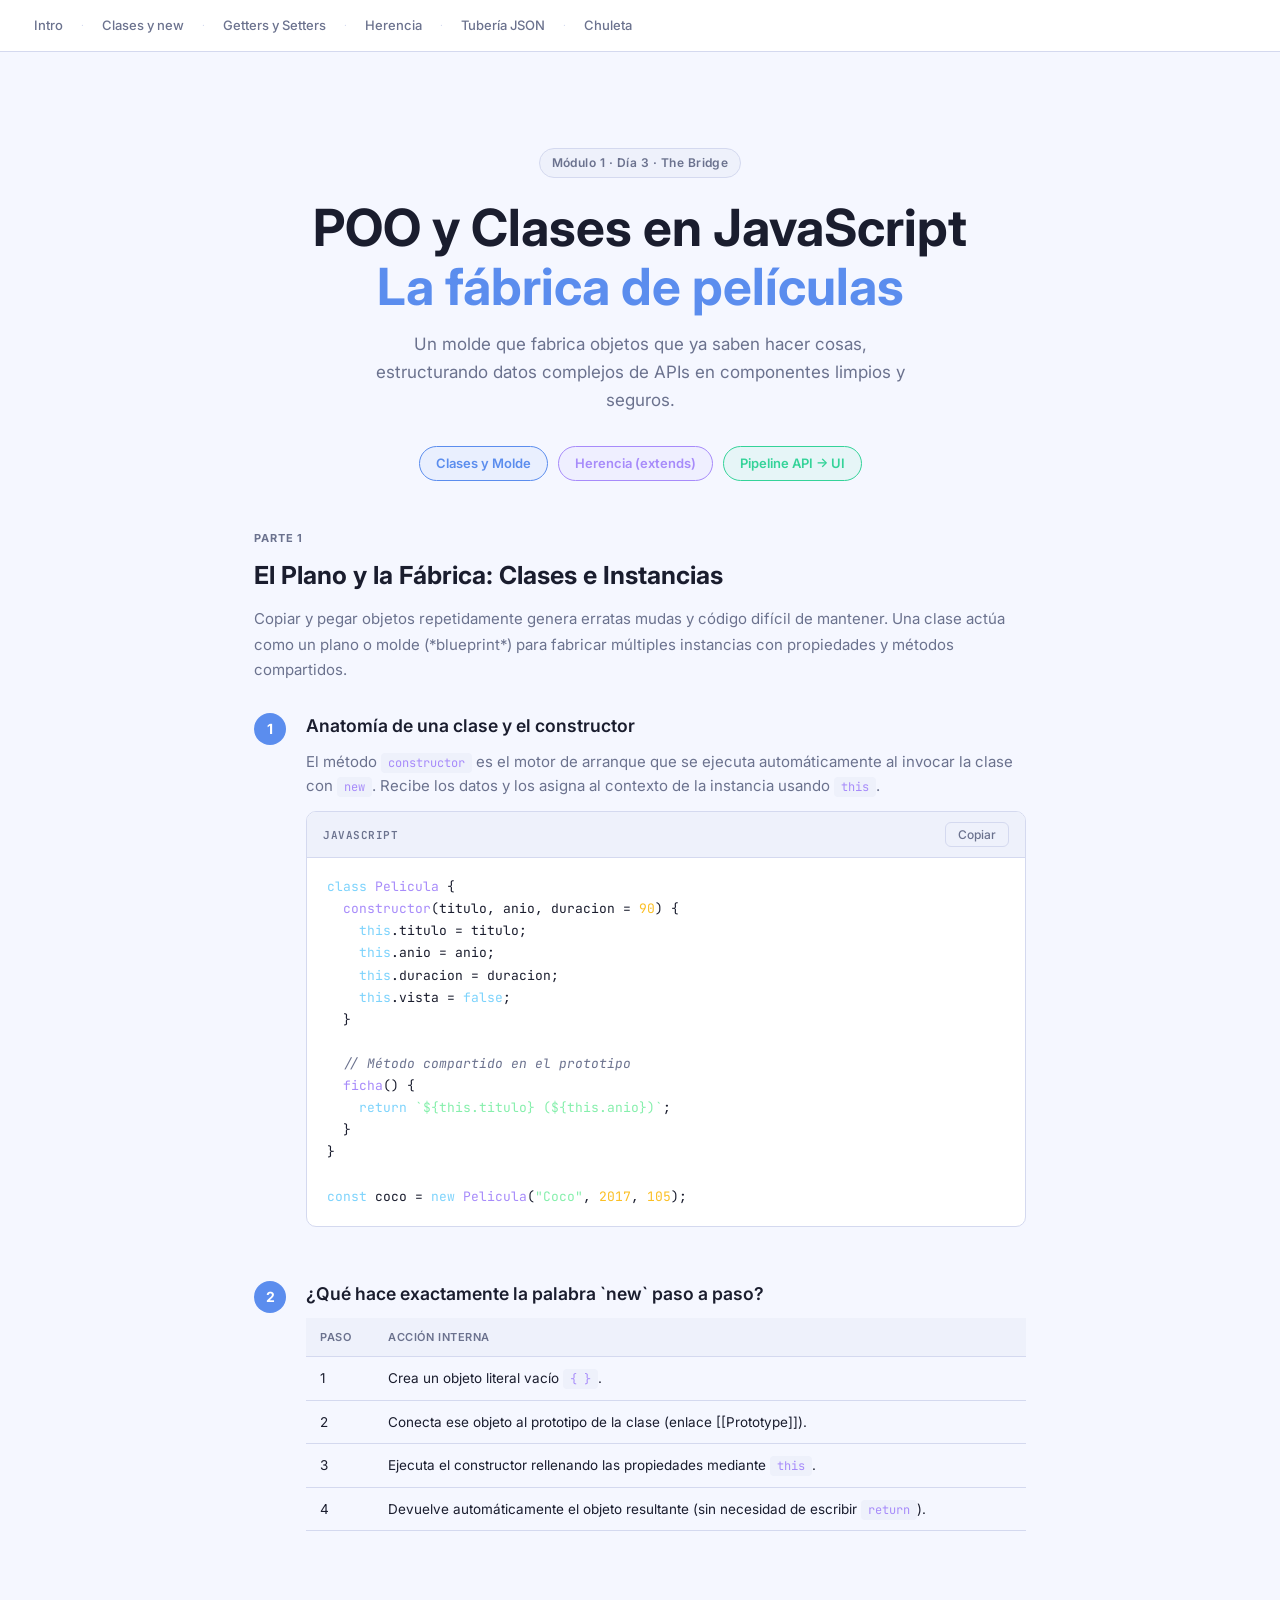
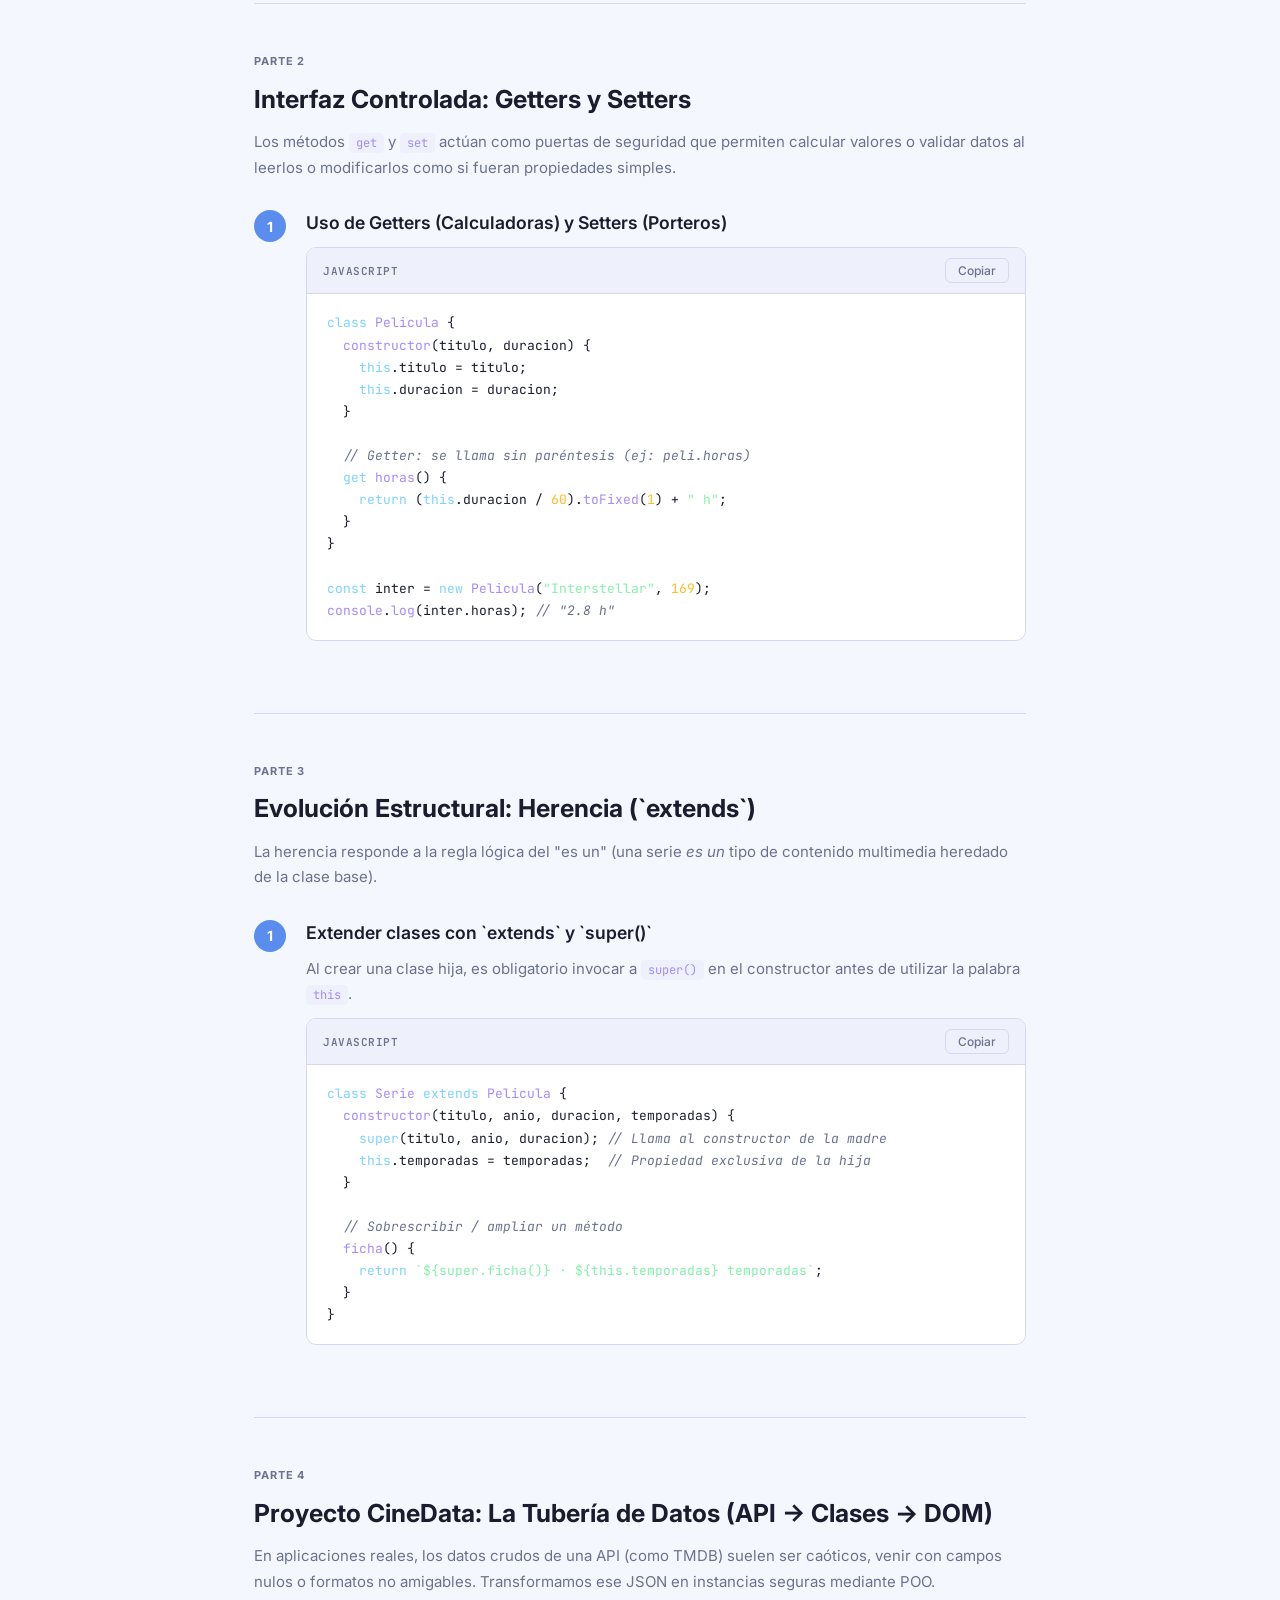
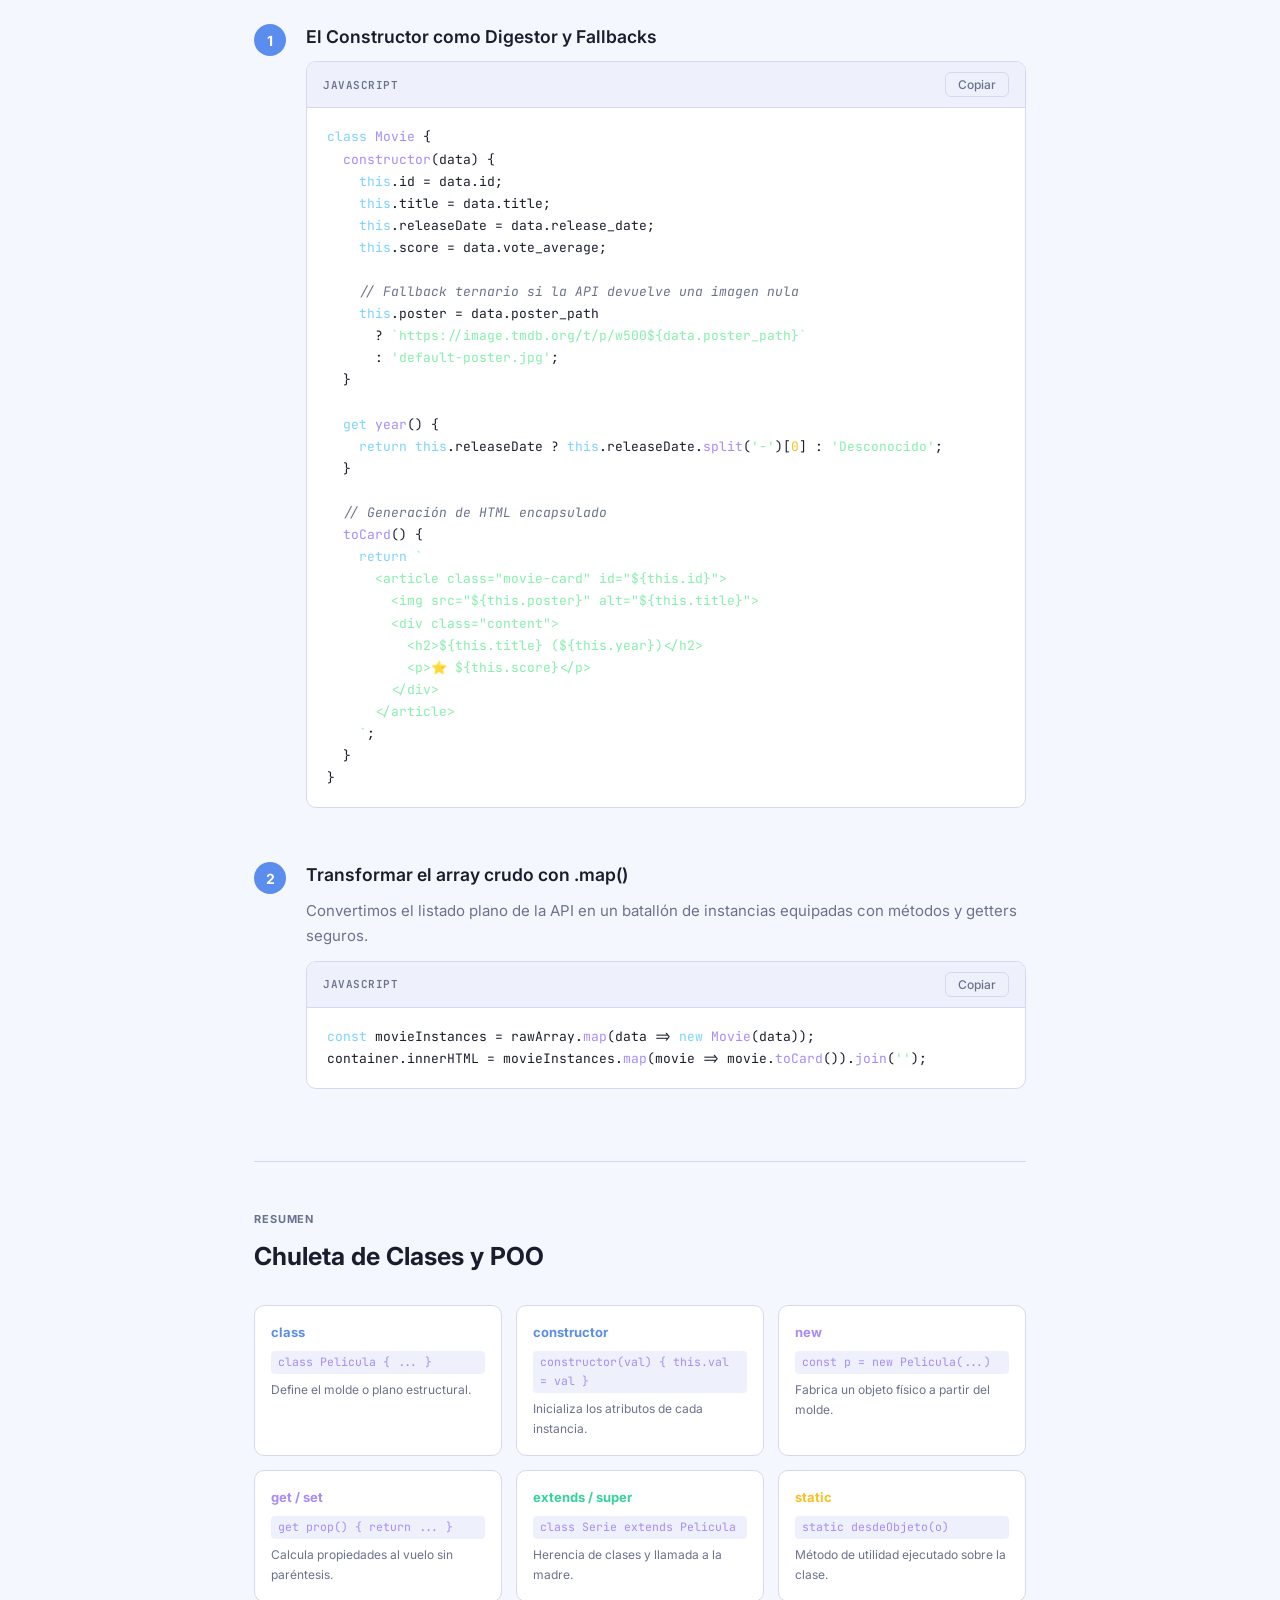
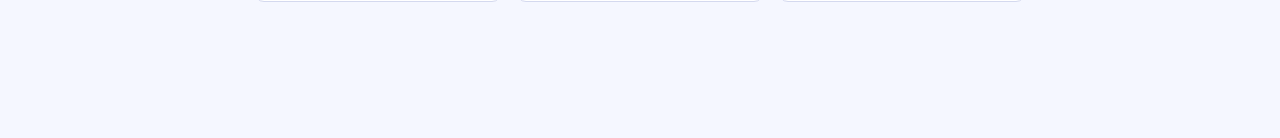
<file: modulo1/pOO_Clases.html>
<!DOCTYPE html>
<html lang="es">
<head>
<meta charset="UTF-8">
<meta name="viewport" content="width=device-width, initial-scale=1, viewport-fit=cover">
<title>POO y Clases en JavaScript — La Fábrica de Películas</title>
<link href="https://fonts.googleapis.com/css2?family=Inter:wght@400;500;600;700&family=JetBrains+Mono:wght@400;600&display=swap" rel="stylesheet">
<style>
  :root {
    --bg: #0f1117;
    --surface: #181c27;
    --surface2: #1e2333;
    --border: #2a3045;
    --text: #e8eaf0;
    --text-muted: #7c849e;
    --accent: #5b8dee;
    --accent2: #a78bfa;
    --green: #34d399;
    --yellow: #fbbf24;
    --red: #f87171;
    --ls-color: #5b8dee;
    --ss-color: #a78bfa;
    --re-color: #34d399;
    padding-top: env(safe-area-inset-top, 0px);
    padding-bottom: env(safe-area-inset-bottom, 0px);
    box-sizing: border-box;
  }
  @media (prefers-color-scheme: light) {
    :root:not([data-theme="dark"]) {
      --bg: #f5f7ff;
      --surface: #ffffff;
      --surface2: #eef1fb;
      --border: #d4d9ef;
      --text: #1a1d2e;
      --text-muted: #6b728e;
    }
  }
  *, *::before, *::after { box-sizing: border-box; margin: 0; padding: 0; }
  html { scroll-behavior: smooth; }
  body { font-family: 'Inter', sans-serif; background: var(--bg); color: var(--text); line-height: 1.65; font-size: 15px; }

  nav { position: sticky; top: 0; background: var(--surface); border-bottom: 1px solid var(--border); display: flex; align-items: center; gap: 8px; padding: 0 24px; height: 52px; z-index: 100; overflow-x: auto; white-space: nowrap; }
  nav a { color: var(--text-muted); text-decoration: none; font-size: 13px; font-weight: 500; padding: 4px 10px; border-radius: 6px; transition: background .15s, color .15s; flex-shrink: 0; }
  nav a:hover { background: var(--surface2); color: var(--text); }
  nav .dot { color: var(--border); font-size: 10px; }

  .wrap { max-width: 820px; margin: 0 auto; padding: 40px 24px 80px; }
  .hero { text-align: center; padding: 56px 0 48px; }
  .hero .tag { display: inline-block; background: var(--surface2); border: 1px solid var(--border); color: var(--text-muted); font-size: 12px; font-weight: 600; padding: 4px 12px; border-radius: 20px; margin-bottom: 20px; letter-spacing: .04em; }
  .hero h1 { font-size: clamp(2rem, 5vw, 3.2rem); font-weight: 700; line-height: 1.15; margin-bottom: 14px; }
  .hero h1 span { color: var(--accent); }
  .hero p { color: var(--text-muted); font-size: 17px; max-width: 560px; margin: 0 auto 32px; }
  .hero-pills { display: flex; justify-content: center; gap: 10px; flex-wrap: wrap; }
  .pill { padding: 6px 16px; border-radius: 20px; font-size: 13px; font-weight: 600; border: 1.5px solid; }
  .pill-ls { color: var(--ls-color); border-color: var(--ls-color); background: rgba(91,141,238,.08); }
  .pill-ss { color: var(--ss-color); border-color: var(--ss-color); background: rgba(167,139,250,.08); }
  .pill-re { color: var(--re-color); border-color: var(--re-color); background: rgba(52,211,153,.08); }

  section { margin-bottom: 56px; }
  .section-header { margin-bottom: 28px; }
  .section-label { font-size: 11px; font-weight: 700; letter-spacing: .08em; color: var(--text-muted); text-transform: uppercase; margin-bottom: 8px; }
  h2 { font-size: 1.55rem; font-weight: 700; margin-bottom: 10px; }
  h3 { font-size: 1.1rem; font-weight: 600; margin-bottom: 10px; color: var(--text); }
  .section-intro { color: var(--text-muted); font-size: 15px; line-height: 1.7; margin-bottom: 24px; }

  .step { display: flex; gap: 20px; margin-bottom: 36px; }
  .step-num { flex-shrink: 0; width: 32px; height: 32px; border-radius: 50%; background: var(--accent); color: #fff; font-size: 14px; font-weight: 700; display: flex; align-items: center; justify-content: center; margin-top: 2px; }
  .step-body { flex: 1; min-width: 0; }
  .step-body p { color: var(--text-muted); margin-bottom: 12px; }

  .code-block { background: var(--surface); border: 1px solid var(--border); border-radius: 10px; overflow: hidden; margin-bottom: 16px; }
  .code-header { display: flex; justify-content: space-between; align-items: center; padding: 10px 16px; border-bottom: 1px solid var(--border); background: var(--surface2); }
  .code-lang { font-family: 'JetBrains Mono', monospace; font-size: 11px; font-weight: 600; color: var(--text-muted); text-transform: uppercase; letter-spacing: .05em; }
  .copy-btn { background: none; border: 1px solid var(--border); color: var(--text-muted); font-size: 12px; font-weight: 500; padding: 4px 12px; border-radius: 6px; cursor: pointer; transition: background .15s, color .15s; font-family: 'Inter', sans-serif; }
  .copy-btn:hover { background: var(--border); color: var(--text); }
  .copy-btn.copied { color: var(--green); border-color: var(--green); }
  pre { font-family: 'JetBrains Mono', monospace; font-size: 13px; line-height: 1.7; padding: 18px 20px; overflow-x: auto; color: var(--text); }
  .kw { color: #7dd3fc; } .fn { color: #a78bfa; } .str { color: #86efac; } .cm { color: var(--text-muted); font-style: italic; } .num { color: #fbbf24; }

  .callout { border-left: 3px solid; padding: 14px 18px; border-radius: 0 8px 8px 0; margin-bottom: 16px; font-size: 14px; line-height: 1.65; }
  .callout-info { border-color: var(--accent); background: rgba(91,141,238,.07); }
  .callout-warn { border-color: var(--yellow); background: rgba(251,191,36,.07); }
  .callout-tip  { border-color: var(--green);  background: rgba(52,211,153,.07); }
  .callout strong { display: block; margin-bottom: 4px; }

  .table-wrap { overflow-x: auto; margin-bottom: 16px; }
  table { width: 100%; border-collapse: collapse; font-size: 13.5px; }
  th { background: var(--surface2); color: var(--text-muted); font-size: 11px; font-weight: 600; text-transform: uppercase; letter-spacing: .05em; padding: 10px 14px; text-align: left; border-bottom: 1px solid var(--border); }
  td { padding: 10px 14px; border-bottom: 1px solid var(--border); vertical-align: top; }
  code { font-family: 'JetBrains Mono', monospace; font-size: 12px; background: var(--surface2); padding: 2px 7px; border-radius: 4px; color: var(--accent2); }

  .divider { height: 1px; background: var(--border); margin: 48px 0; }

  .cheat-grid { display: grid; grid-template-columns: repeat(auto-fill, minmax(230px, 1fr)); gap: 14px; }
  .cheat-card { background: var(--surface); border: 1px solid var(--border); border-radius: 10px; padding: 16px; font-size: 13px; }
  .cheat-card .cheat-title { font-weight: 700; margin-bottom: 8px; font-size: 13px; }
  .cheat-card code { display: block; margin-bottom: 4px; font-size: 11.5px; }

  #progress-bar { position: fixed; top: 0; left: 0; height: 3px; background: linear-gradient(90deg, var(--accent), var(--accent2)); z-index: 200; transition: width .1s; width: 0; }
</style>
</head>
<body>

<div id="progress-bar"></div>

<nav>
  <a href="#intro">Intro</a><span class="dot">·</span>
  <a href="#clases">Clases y new</a><span class="dot">·</span>
  <a href="#getters">Getters y Setters</a><span class="dot">·</span>
  <a href="#herencia">Herencia</a><span class="dot">·</span>
  <a href="#pipeline">Tubería JSON</a><span class="dot">·</span>
  <a href="#cheatsheet">Chuleta</a>
</nav>

<div class="wrap">

  <!-- HERO -->
  <div class="hero" id="intro">
    <div class="tag">Módulo 1 · Día 3 · The Bridge</div>
    <h1>POO y Clases en JavaScript<br><span>La fábrica de películas</span></h1>
    <p>Un molde que fabrica objetos que ya saben hacer cosas, estructurando datos complejos de APIs en componentes limpios y seguros.</p>
    <div class="hero-pills">
      <span class="pill pill-ls">Clases y Molde</span>
      <span class="pill pill-ss">Herencia (extends)</span>
      <span class="pill pill-re">Pipeline API → UI</span>
    </div>
  </div>

  <!-- ================== 1. CLASES Y NEW ================== -->
  <section id="clases">
    <div class="section-header">
      <div class="section-label">Parte 1</div>
      <h2>El Plano y la Fábrica: Clases e Instancias</h2>
      <p class="section-intro">Copiar y pegar objetos repetidamente genera erratas mudas y código difícil de mantener. Una clase actúa como un plano o molde (*blueprint*) para fabricar múltiples instancias con propiedades y métodos compartidos.</p>
    </div>

    <div class="step">
      <div class="step-num">1</div>
      <div class="step-body">
        <h3>Anatomía de una clase y el constructor</h3>
        <p>El método <code>constructor</code> es el motor de arranque que se ejecuta automáticamente al invocar la clase con <code>new</code>. Recibe los datos y los asigna al contexto de la instancia usando <code>this</code>.</p>
        <div class="code-block">
          <div class="code-header"><span class="code-lang">JavaScript</span><button class="copy-btn" onclick="copyCode(this)">Copiar</button></div>
          <pre><span class="kw">class</span> <span class="fn">Pelicula</span> {
  <span class="fn">constructor</span>(titulo, anio, duracion = <span class="num">90</span>) {
    <span class="kw">this</span>.titulo = titulo;
    <span class="kw">this</span>.anio = anio;
    <span class="kw">this</span>.duracion = duracion;
    <span class="kw">this</span>.vista = <span class="kw">false</span>;
  }

  <span class="cm">// Método compartido en el prototipo</span>
  <span class="fn">ficha</span>() {
    <span class="kw">return</span> <span class="str">`</span><span class="str">${this.titulo}</span><span class="str"> (</span><span class="str">${this.anio}</span><span class="str">)`</span>;
  }
}

<span class="kw">const</span> coco = <span class="kw">new</span> <span class="fn">Pelicula</span>(<span class="str">"Coco"</span>, <span class="num">2017</span>, <span class="num">105</span>);</pre>
        </div>
      </div>
    </div>

    <div class="step">
      <div class="step-num">2</div>
      <div class="step-body">
        <h3>¿Qué hace exactamente la palabra `new` paso a paso?</h3>
        <div class="table-wrap">
          <table>
            <thead><tr><th>Paso</th><th>Acción interna</th></tr></thead>
            <tbody>
              <tr><td>1</td><td>Crea un objeto literal vacío <code>{ }</code>.</td></tr>
              <tr><td>2</td><td>Conecta ese objeto al prototipo de la clase (enlace [[Prototype]]).</td></tr>
              <tr><td>3</td><td>Ejecuta el constructor rellenando las propiedades mediante <code>this</code>.</td></tr>
              <tr><td>4</td><td>Devuelve automáticamente el objeto resultante (sin necesidad de escribir <code>return</code>).</td></tr>
            </tbody>
          </table>
        </div>
      </div>
    </div>
  </section>

  <div class="divider"></div>

  <!-- ================== 2. GETTERS Y SETTERS ================== -->
  <section id="getters">
    <div class="section-header">
      <div class="section-label">Parte 2</div>
      <h2>Interfaz Controlada: Getters y Setters</h2>
      <p class="section-intro">Los métodos <code>get</code> y <code>set</code> actúan como puertas de seguridad que permiten calcular valores o validar datos al leerlos o modificarlos como si fueran propiedades simples.</p>
    </div>

    <div class="step">
      <div class="step-num">1</div>
      <div class="step-body">
        <h3>Uso de Getters (Calculadoras) y Setters (Porteros)</h3>
        <div class="code-block">
          <div class="code-header"><span class="code-lang">JavaScript</span><button class="copy-btn" onclick="copyCode(this)">Copiar</button></div>
          <pre><span class="kw">class</span> <span class="fn">Pelicula</span> {
  <span class="fn">constructor</span>(titulo, duracion) {
    <span class="kw">this</span>.titulo = titulo;
    <span class="kw">this</span>.duracion = duracion;
  }

  <span class="cm">// Getter: se llama sin paréntesis (ej: peli.horas)</span>
  <span class="kw">get</span> <span class="fn">horas</span>() {
    <span class="kw">return</span> (<span class="kw">this</span>.duracion / <span class="num">60</span>).<span class="fn">toFixed</span>(<span class="num">1</span>) + <span class="str">" h"</span>;
  }
}

<span class="kw">const</span> inter = <span class="kw">new</span> <span class="fn">Pelicula</span>(<span class="str">"Interstellar"</span>, <span class="num">169</span>);
<span class="fn">console</span>.<span class="fn">log</span>(inter.horas); <span class="cm">// "2.8 h"</span></pre>
        </div>
      </div>
    </div>
  </section>

  <div class="divider"></div>

  <!-- ================== 3. HERENCIA ================== -->
  <section id="herencia">
    <div class="section-header">
      <div class="section-label">Parte 3</div>
      <h2>Evolución Estructural: Herencia (`extends`)</h2>
      <p class="section-intro">La herencia responde a la regla lógica del "es un" (una serie <em>es un</em> tipo de contenido multimedia heredado de la clase base).</p>
    </div>

    <div class="step">
      <div class="step-num">1</div>
      <div class="step-body">
        <h3>Extender clases con `extends` y `super()`</h3>
        <p>Al crear una clase hija, es obligatorio invocar a <code>super()</code> en el constructor antes de utilizar la palabra <code>this</code>.</p>
        <div class="code-block">
          <div class="code-header"><span class="code-lang">JavaScript</span><button class="copy-btn" onclick="copyCode(this)">Copiar</button></div>
          <pre><span class="kw">class</span> <span class="fn">Serie</span> <span class="kw">extends</span> <span class="fn">Pelicula</span> {
  <span class="fn">constructor</span>(titulo, anio, duracion, temporadas) {
    <span class="kw">super</span>(titulo, anio, duracion); <span class="cm">// Llama al constructor de la madre</span>
    <span class="kw">this</span>.temporadas = temporadas;  <span class="cm">// Propiedad exclusiva de la hija</span>
  }

  <span class="cm">// Sobrescribir / ampliar un método</span>
  <span class="fn">ficha</span>() {
    <span class="kw">return</span> <span class="str">`</span><span class="str">${super.ficha()}</span><span class="str"> · </span><span class="str">${this.temporadas}</span><span class="str"> temporadas`</span>;
  }
}</pre>
        </div>
      </div>
    </div>
  </section>

  <div class="divider"></div>

  <!-- ================== 4. PIPELINE JSON ================== -->
  <section id="pipeline">
    <div class="section-header">
      <div class="section-label">Parte 4</div>
      <h2>Proyecto CineData: La Tubería de Datos (API → Clases → DOM)</h2>
      <p class="section-intro">En aplicaciones reales, los datos crudos de una API (como TMDB) suelen ser caóticos, venir con campos nulos o formatos no amigables. Transformamos ese JSON en instancias seguras mediante POO.</p>
    </div>

    <div class="step">
      <div class="step-num">1</div>
      <div class="step-body">
        <h3>El Constructor como Digestor y Fallbacks</h3>
        <div class="code-block">
          <div class="code-header"><span class="code-lang">JavaScript</span><button class="copy-btn" onclick="copyCode(this)">Copiar</button></div>
          <pre><span class="kw">class</span> <span class="fn">Movie</span> {
  <span class="fn">constructor</span>(data) {
    <span class="kw">this</span>.id = data.id;
    <span class="kw">this</span>.title = data.title;
    <span class="kw">this</span>.releaseDate = data.release_date;
    <span class="kw">this</span>.score = data.vote_average;
    
    <span class="cm">// Fallback ternario si la API devuelve una imagen nula</span>
    <span class="kw">this</span>.poster = data.poster_path 
      ? <span class="str">`https://image.tmdb.org/t/p/w500</span><span class="str">${data.poster_path}</span><span class="str">`</span> 
      : <span class="str">'default-poster.jpg'</span>;
  }

  <span class="kw">get</span> <span class="fn">year</span>() {
    <span class="kw">return</span> <span class="kw">this</span>.releaseDate ? <span class="kw">this</span>.releaseDate.<span class="fn">split</span>(<span class="str">'-'</span>)[<span class="num">0</span>] : <span class="str">'Desconocido'</span>;
  }

  <span class="cm">// Generación de HTML encapsulado</span>
  <span class="fn">toCard</span>() {
    <span class="kw">return</span> <span class="str">`</span>
<span class="str">      &lt;article class="movie-card" id="</span><span class="str">${this.id}</span><span class="str">"&gt;</span>
<span class="str">        &lt;img src="</span><span class="str">${this.poster}</span><span class="str">" alt="</span><span class="str">${this.title}</span><span class="str">"&gt;</span>
<span class="str">        &lt;div class="content"&gt;</span>
<span class="str">          &lt;h2&gt;</span><span class="str">${this.title}</span><span class="str"> (</span><span class="str">${this.year}</span><span class="str">)&lt;/h2&gt;</span>
<span class="str">          &lt;p&gt;⭐ </span><span class="str">${this.score}</span><span class="str">&lt;/p&gt;</span>
<span class="str">        &lt;/div&gt;</span>
<span class="str">      &lt;/article&gt;</span>
<span class="str">    `</span>;
  }
}</pre>
        </div>
      </div>
    </div>

    <div class="step">
      <div class="step-num">2</div>
      <div class="step-body">
        <h3>Transformar el array crudo con .map()</h3>
        <p>Convertimos el listado plano de la API en un batallón de instancias equipadas con métodos y getters seguros.</p>
        <div class="code-block">
          <div class="code-header"><span class="code-lang">JavaScript</span><button class="copy-btn" onclick="copyCode(this)">Copiar</button></div>
          <pre><span class="kw">const</span> movieInstances = rawArray.<span class="fn">map</span>(data => <span class="kw">new</span> <span class="fn">Movie</span>(data));
container.innerHTML = movieInstances.<span class="fn">map</span>(movie => movie.<span class="fn">toCard</span>()).<span class="fn">join</span>(<span class="str">''</span>);</pre>
        </div>
      </div>
    </div>
  </section>

  <div class="divider"></div>

  <!-- ================== CHEAT SHEET ================== -->
  <section id="cheatsheet">
    <div class="section-header">
      <div class="section-label">Resumen</div>
      <h2>Chuleta de Clases y POO</h2>
    </div>

    <div class="cheat-grid">
      <div class="cheat-card">
        <div class="cheat-title" style="color:var(--ls-color)">class</div>
        <code>class Pelicula { ... }</code>
        <p style="color:var(--text-muted);font-size:12px;margin-top:6px">Define el molde o plano estructural.</p>
      </div>
      <div class="cheat-card">
        <div class="cheat-title" style="color:var(--ls-color)">constructor</div>
        <code>constructor(val) { this.val = val }</code>
        <p style="color:var(--text-muted);font-size:12px;margin-top:6px">Inicializa los atributos de cada instancia.</p>
      </div>
      <div class="cheat-card">
        <div class="cheat-title" style="color:var(--ss-color)">new</div>
        <code>const p = new Pelicula(...)</code>
        <p style="color:var(--text-muted);font-size:12px;margin-top:6px">Fabrica un objeto físico a partir del molde.</p>
      </div>
      <div class="cheat-card">
        <div class="cheat-title" style="color:var(--ss-color)">get / set</div>
        <code>get prop() { return ... }</code>
        <p style="color:var(--text-muted);font-size:12px;margin-top:6px">Calcula propiedades al vuelo sin paréntesis.</p>
      </div>
      <div class="cheat-card">
        <div class="cheat-title" style="color:var(--re-color)">extends / super</div>
        <code>class Serie extends Pelicula</code>
        <p style="color:var(--text-muted);font-size:12px;margin-top:6px">Herencia de clases y llamada a la madre.</p>
      </div>
      <div class="cheat-card">
        <div class="cheat-title" style="color:var(--yellow)">static</div>
        <code>static desdeObjeto(o)</code>
        <p style="color:var(--text-muted);font-size:12px;margin-top:6px">Método de utilidad ejecutado sobre la clase.</p>
      </div>
    </div>
  </section>

</div>

<script>
  window.addEventListener('scroll', () => {
    const el = document.documentElement;
    const pct = el.scrollTop / (el.scrollHeight - el.clientHeight) * 100;
    document.getElementById('progress-bar').style.width = pct + '%';
  });

  function copyCode(btn) {
    const pre = btn.closest('.code-block').querySelector('pre');
    navigator.clipboard.writeText(pre.innerText).then(() => {
      btn.textContent = '✓ Copiado';
      btn.classList.add('copied');
      setTimeout(() => { btn.textContent = 'Copiar'; btn.classList.remove('copied'); }, 2000);
    });
  }
</script>
</body>
</html>
</file>
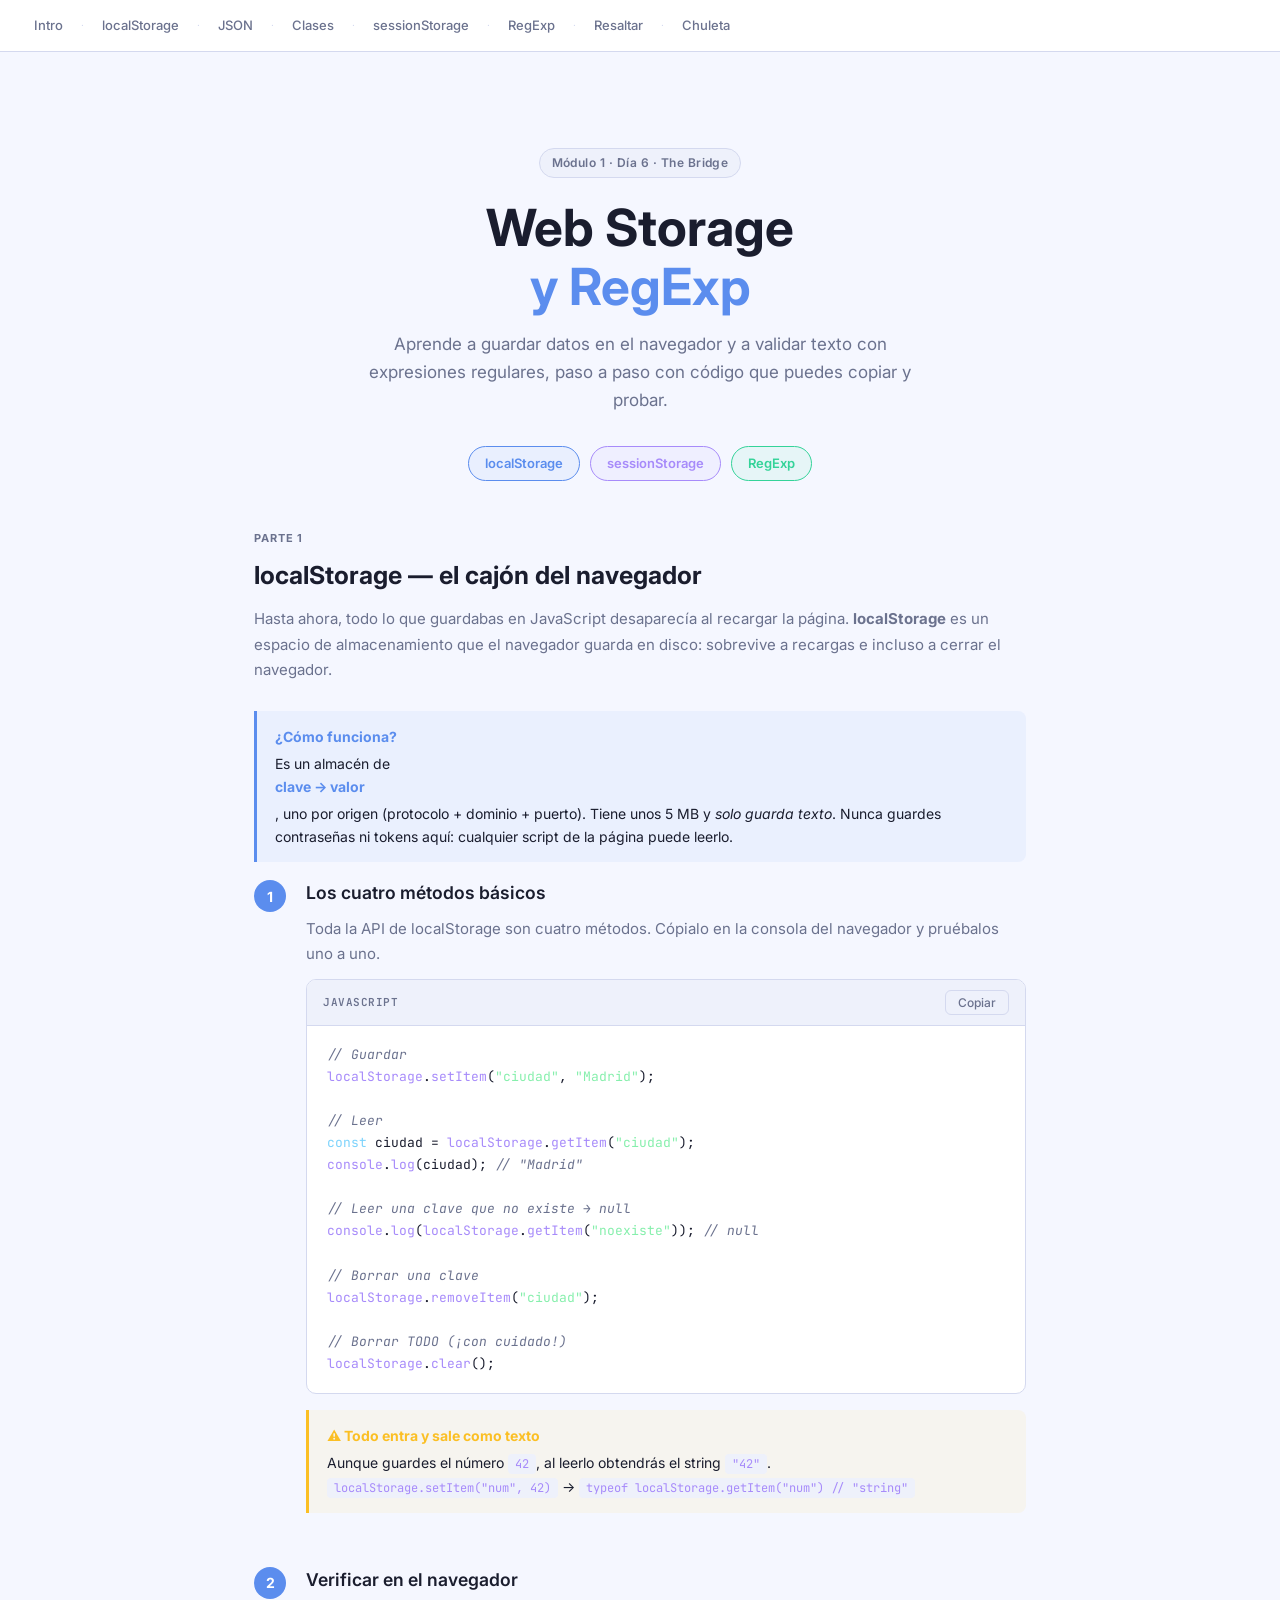
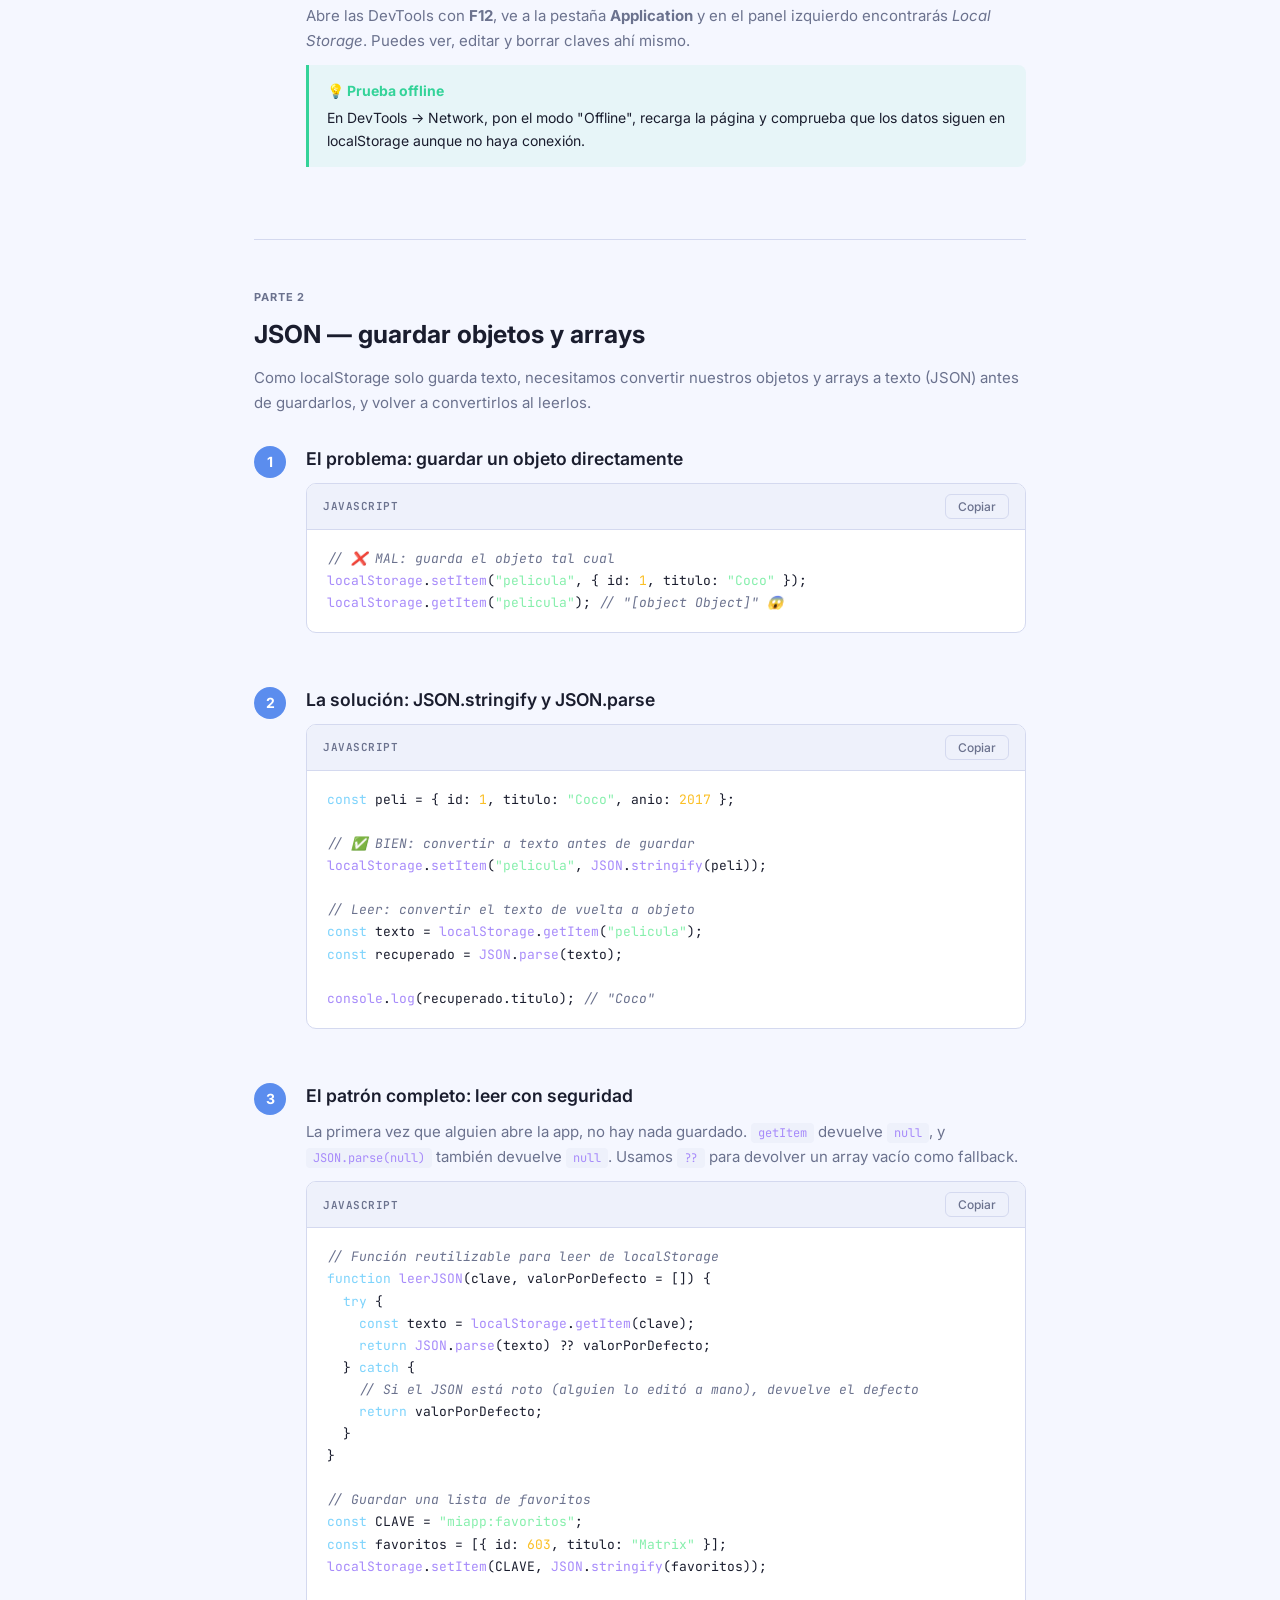
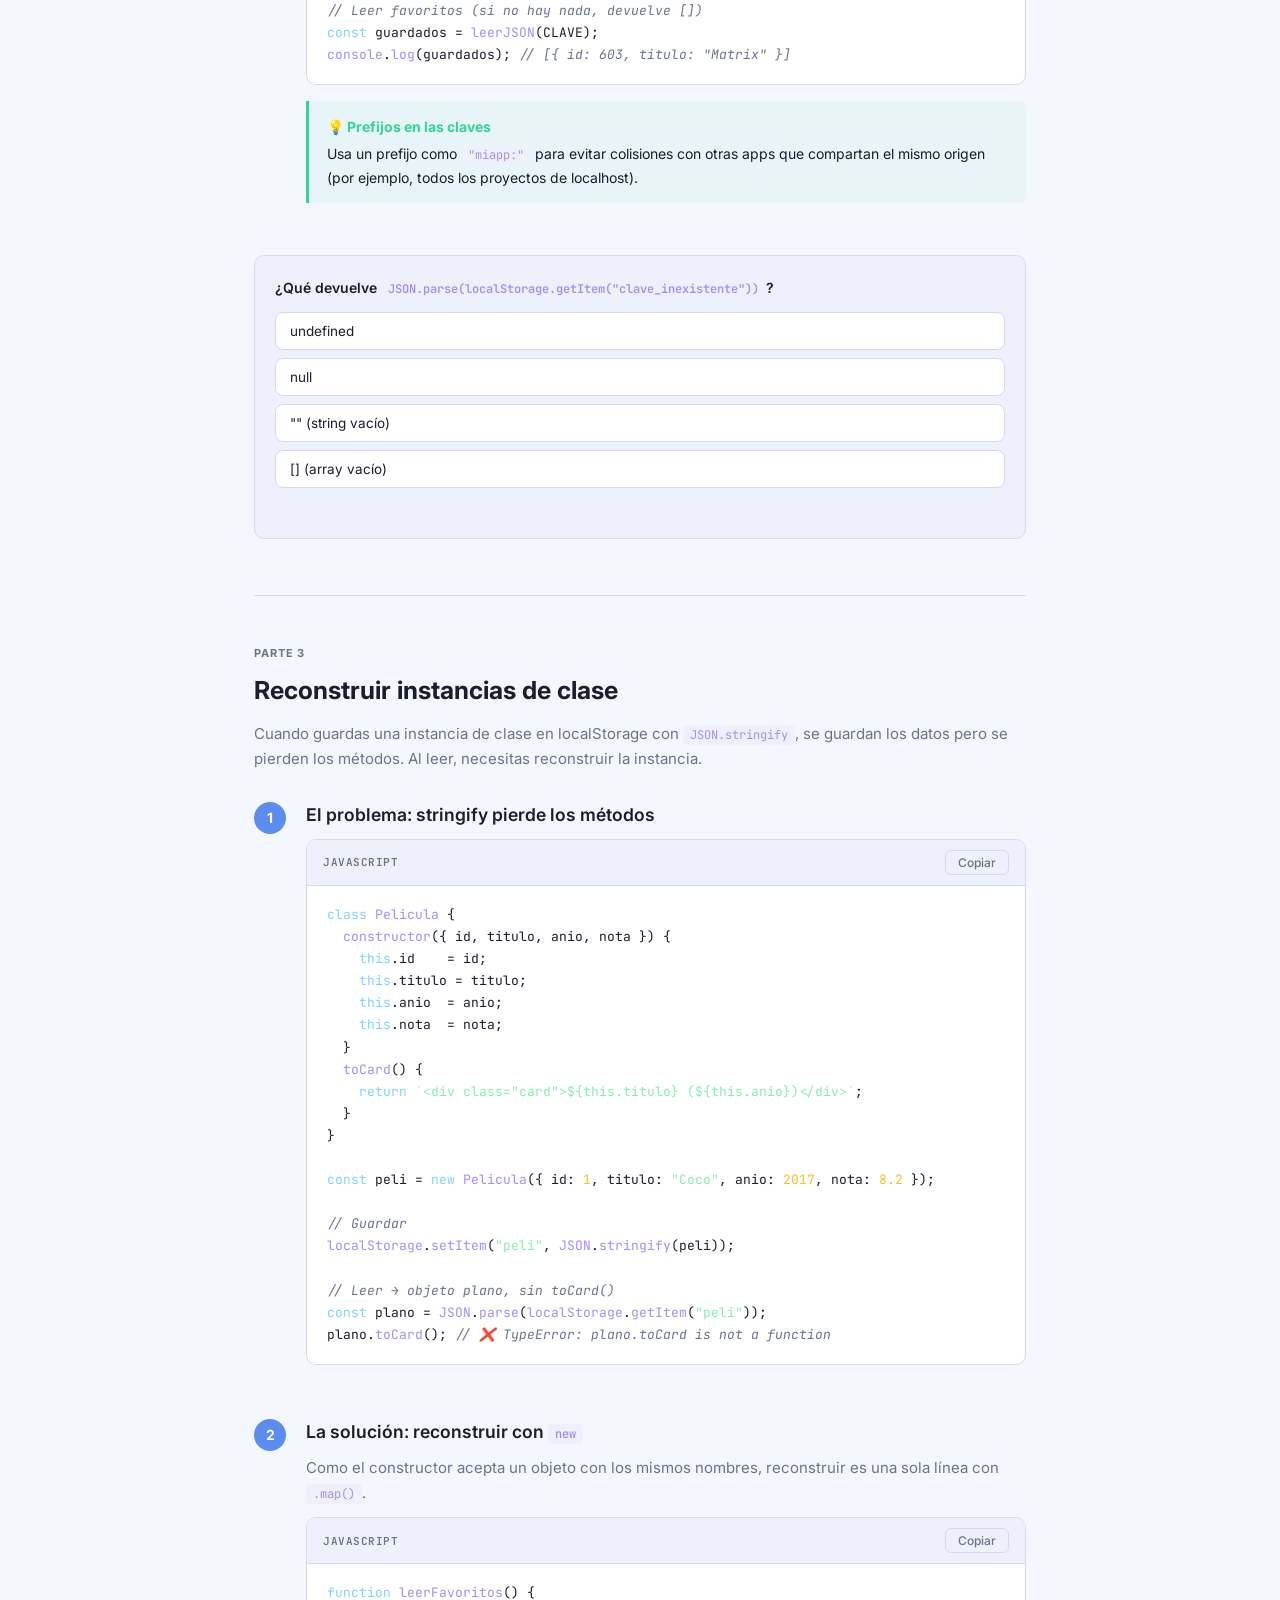
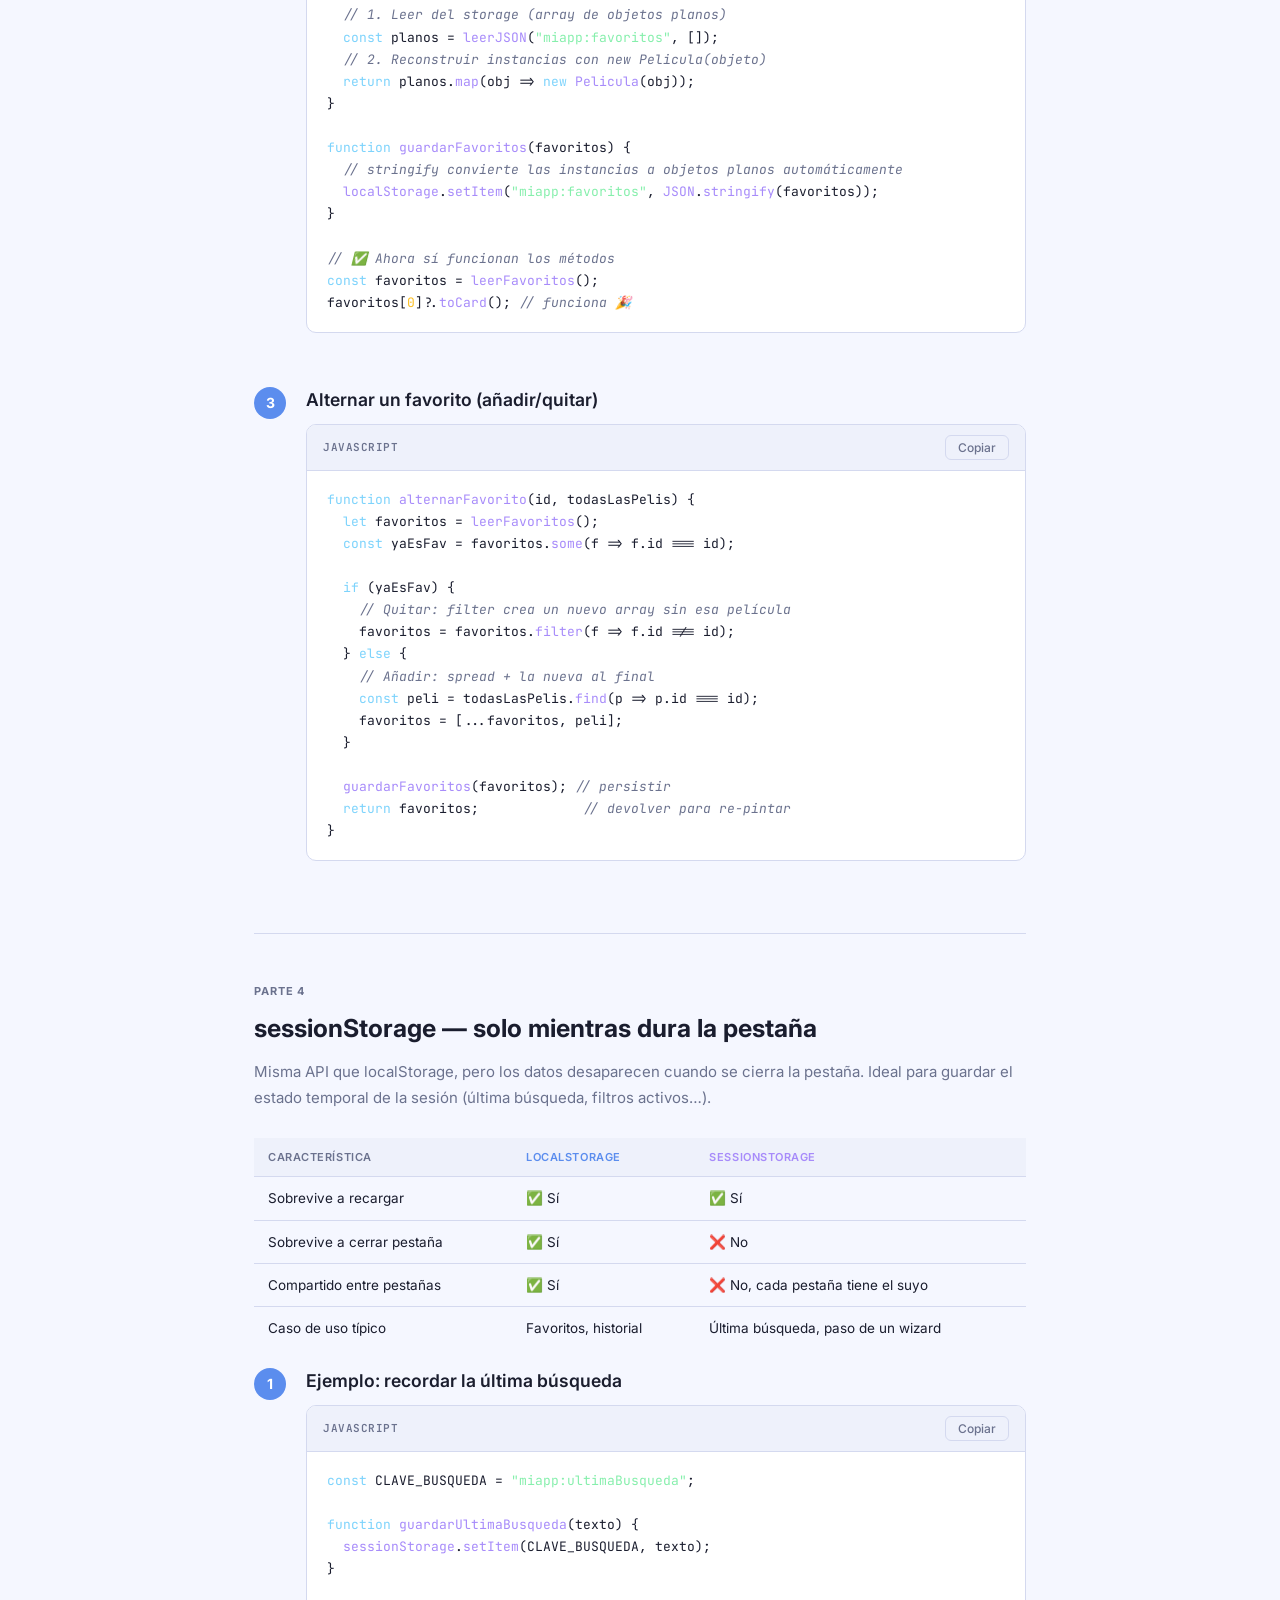
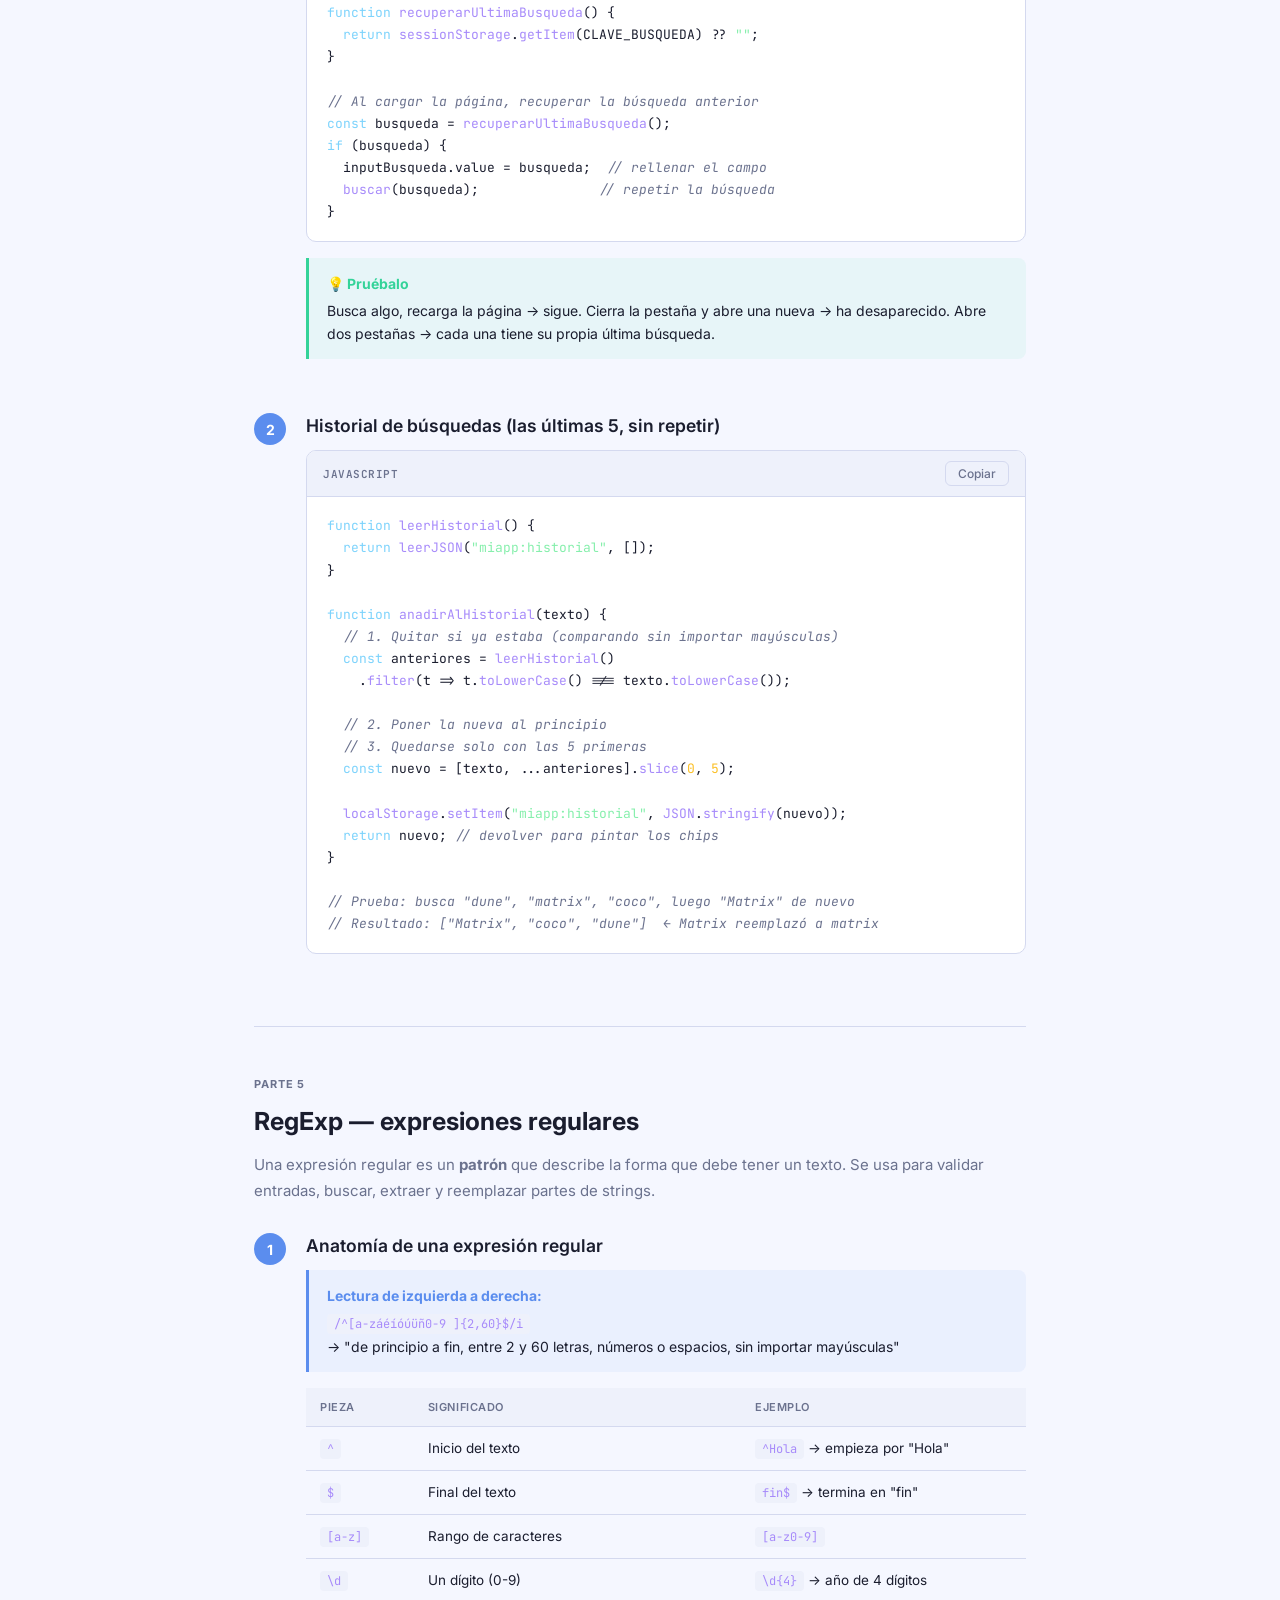
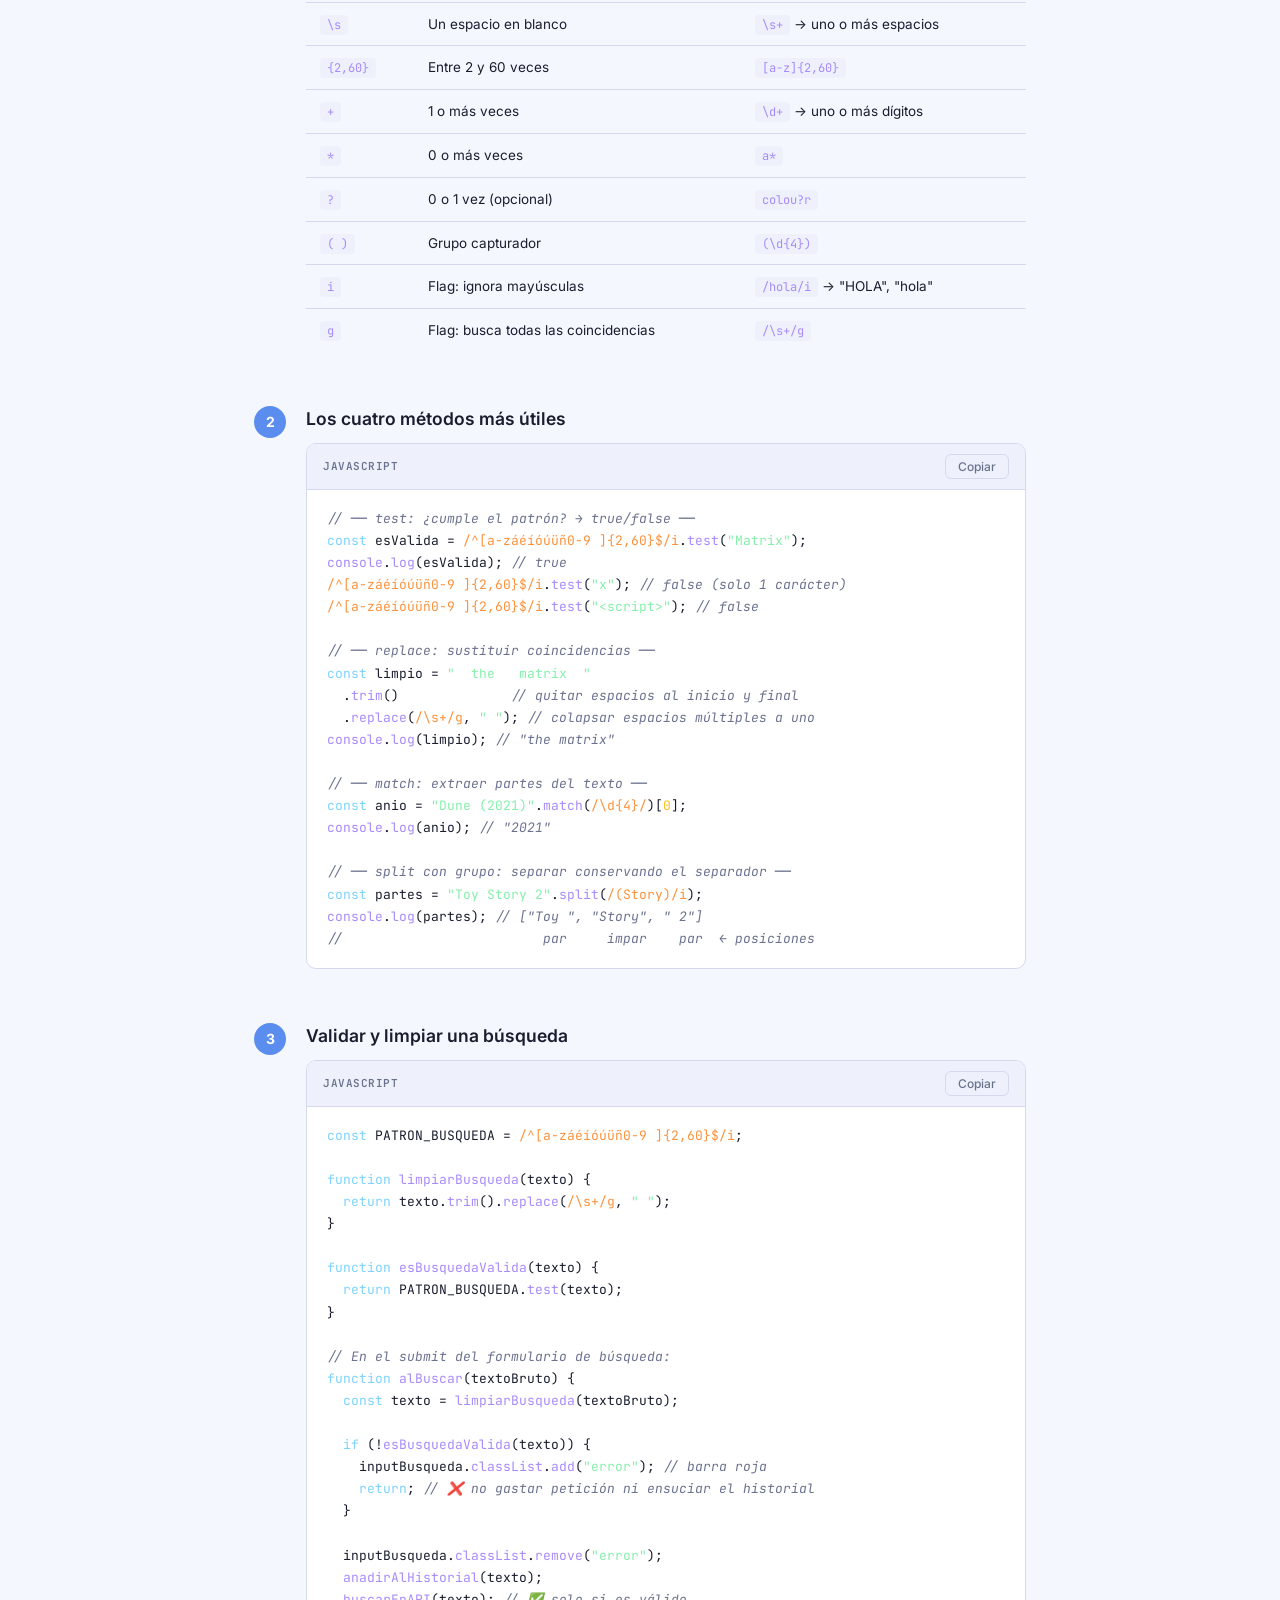
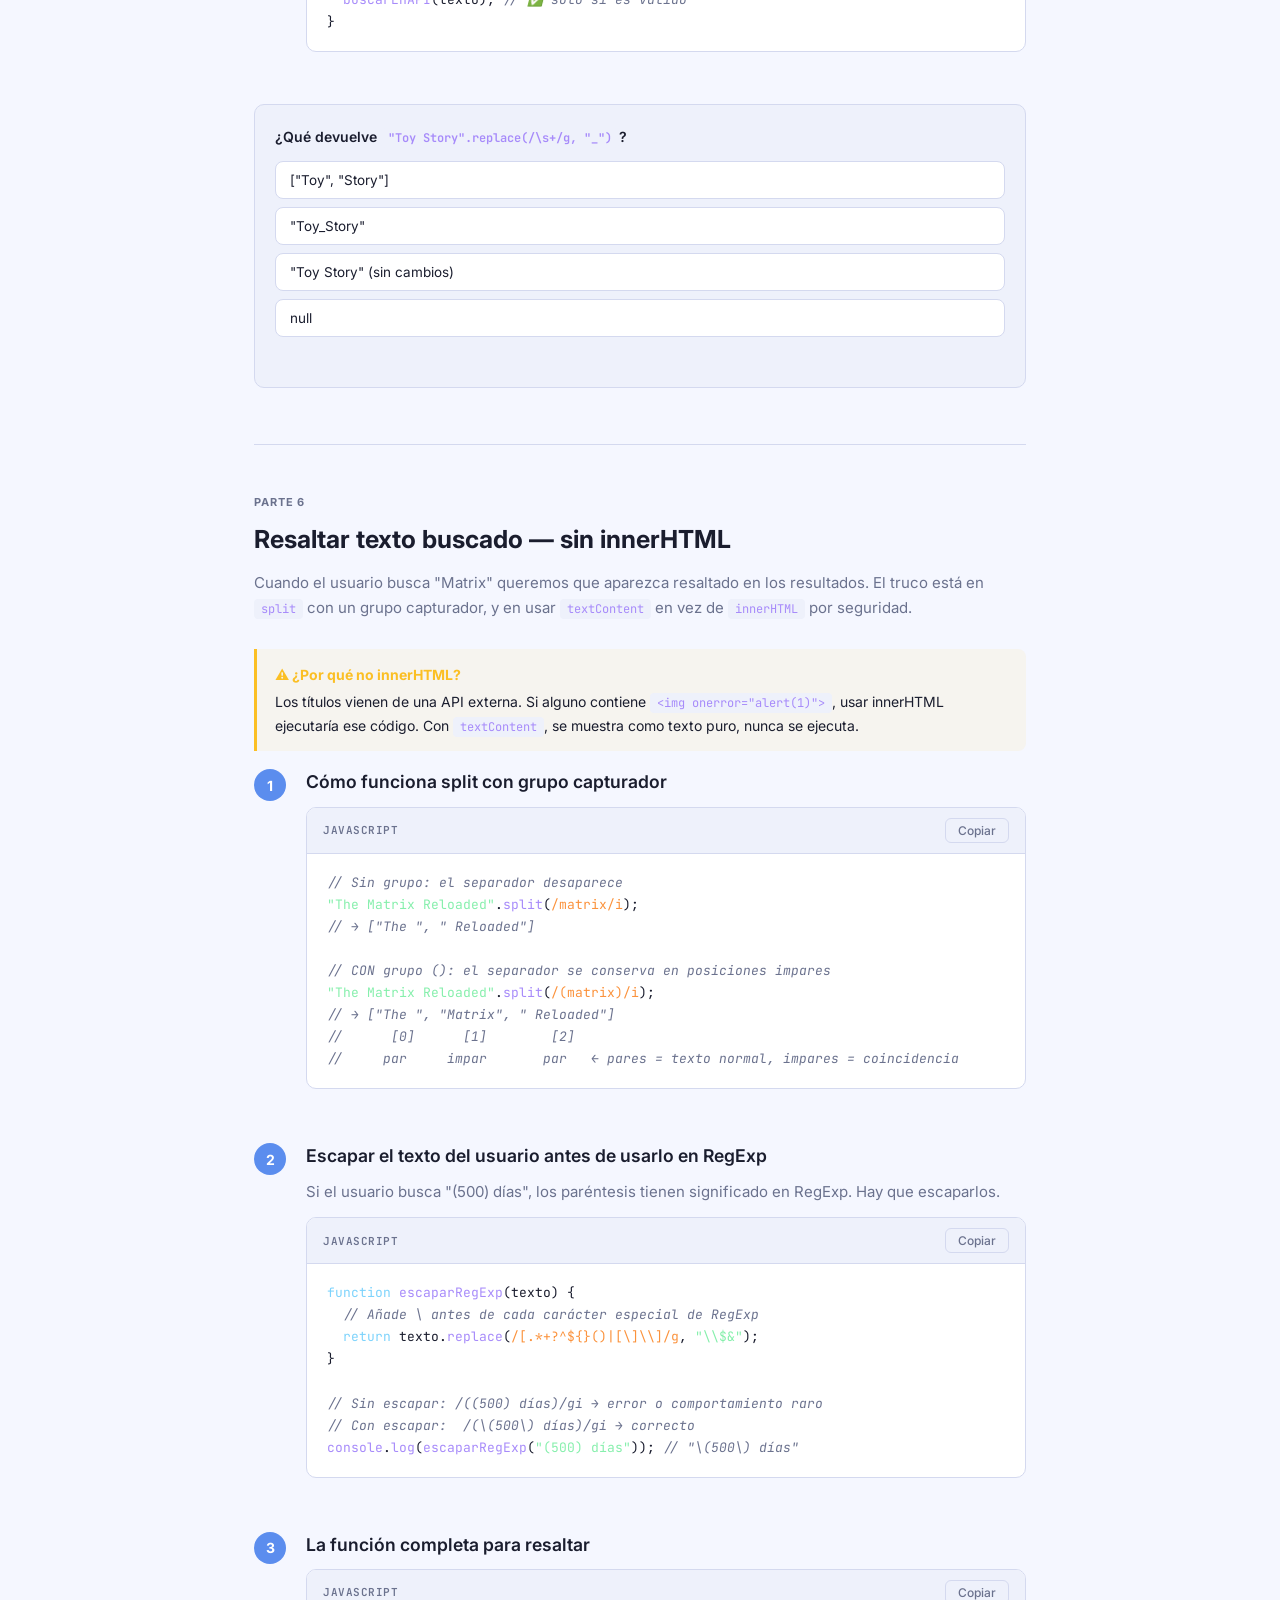
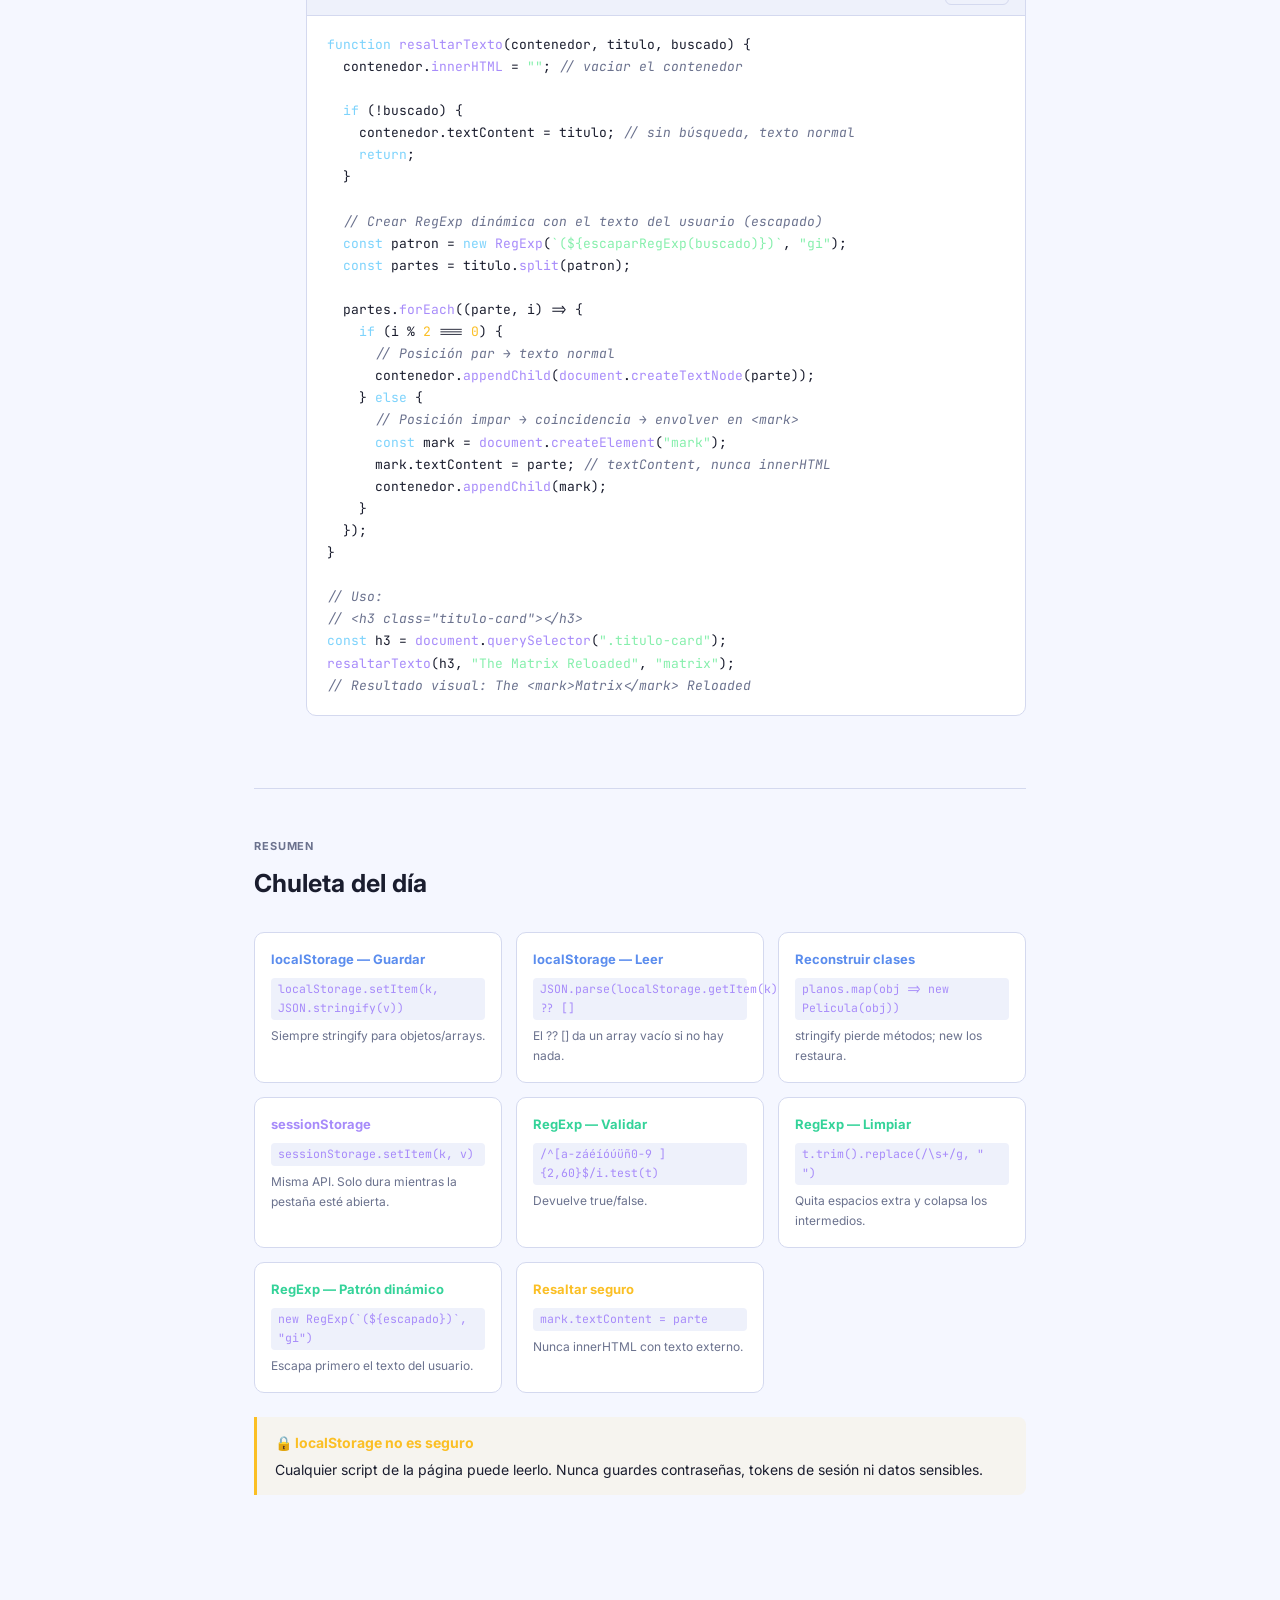
<file: modulo1/WebStorage_RegExp.html>
<!DOCTYPE html>
<html lang="es">
<head>
<meta charset="UTF-8">
<meta name="viewport" content="width=device-width, initial-scale=1, viewport-fit=cover">
<title>Web Storage y RegExp — Guía para el alumno</title>
<link href="https://fonts.googleapis.com/css2?family=Inter:wght@400;500;600;700&family=JetBrains+Mono:wght@400;600&display=swap" rel="stylesheet">
<style>
  :root {
    --bg: #0f1117;
    --surface: #181c27;
    --surface2: #1e2333;
    --border: #2a3045;
    --text: #e8eaf0;
    --text-muted: #7c849e;
    --accent: #5b8dee;
    --accent2: #a78bfa;
    --green: #34d399;
    --yellow: #fbbf24;
    --red: #f87171;
    --ls-color: #5b8dee;
    --ss-color: #a78bfa;
    --re-color: #34d399;
    padding-top: env(safe-area-inset-top, 0px);
    padding-bottom: env(safe-area-inset-bottom, 0px);
    box-sizing: border-box;
  }
  @media (prefers-color-scheme: light) {
    :root:not([data-theme="dark"]) {
      --bg: #f5f7ff;
      --surface: #ffffff;
      --surface2: #eef1fb;
      --border: #d4d9ef;
      --text: #1a1d2e;
      --text-muted: #6b728e;
    }
  }
  *, *::before, *::after { box-sizing: border-box; margin: 0; padding: 0; }
  html { scroll-behavior: smooth; }
  body {
    font-family: 'Inter', sans-serif;
    background: var(--bg);
    color: var(--text);
    line-height: 1.65;
    font-size: 15px;
  }

  /* NAV */
  nav {
    position: sticky; top: env(safe-area-inset-top, 0px);
    background: var(--surface);
    border-bottom: 1px solid var(--border);
    display: flex; align-items: center; gap: 8px;
    padding: 0 24px; height: 52px;
    z-index: 100; overflow-x: auto; white-space: nowrap;
  }
  nav a {
    color: var(--text-muted); text-decoration: none;
    font-size: 13px; font-weight: 500; padding: 4px 10px;
    border-radius: 6px; transition: background .15s, color .15s;
    flex-shrink: 0;
  }
  nav a:hover { background: var(--surface2); color: var(--text); }
  nav .dot { color: var(--border); font-size: 10px; }

  /* LAYOUT */
  .wrap { max-width: 820px; margin: 0 auto; padding: 40px 24px 80px; }

  /* HERO */
  .hero { text-align: center; padding: 56px 0 48px; }
  .hero .tag {
    display: inline-block;
    background: var(--surface2); border: 1px solid var(--border);
    color: var(--text-muted); font-size: 12px; font-weight: 600;
    padding: 4px 12px; border-radius: 20px; margin-bottom: 20px;
    letter-spacing: .04em;
  }
  .hero h1 { font-size: clamp(2rem, 5vw, 3.2rem); font-weight: 700; line-height: 1.15; margin-bottom: 14px; }
  .hero h1 span { color: var(--accent); }
  .hero p { color: var(--text-muted); font-size: 17px; max-width: 560px; margin: 0 auto 32px; }
  .hero-pills { display: flex; justify-content: center; gap: 10px; flex-wrap: wrap; }
  .pill {
    padding: 6px 16px; border-radius: 20px; font-size: 13px; font-weight: 600;
    border: 1.5px solid;
  }
  .pill-ls { color: var(--ls-color); border-color: var(--ls-color); background: rgba(91,141,238,.08); }
  .pill-ss { color: var(--ss-color); border-color: var(--ss-color); background: rgba(167,139,250,.08); }
  .pill-re { color: var(--re-color); border-color: var(--re-color); background: rgba(52,211,153,.08); }

  /* SECTION */
  section { margin-bottom: 56px; }
  .section-header { margin-bottom: 28px; }
  .section-label {
    font-size: 11px; font-weight: 700; letter-spacing: .08em;
    color: var(--text-muted); text-transform: uppercase; margin-bottom: 8px;
  }
  h2 { font-size: 1.55rem; font-weight: 700; margin-bottom: 10px; }
  h3 { font-size: 1.1rem; font-weight: 600; margin-bottom: 10px; color: var(--text); }
  .section-intro { color: var(--text-muted); font-size: 15px; line-height: 1.7; margin-bottom: 24px; }

  /* STEP */
  .step { display: flex; gap: 20px; margin-bottom: 36px; }
  .step-num {
    flex-shrink: 0;
    width: 32px; height: 32px; border-radius: 50%;
    background: var(--accent); color: #fff;
    font-size: 14px; font-weight: 700;
    display: flex; align-items: center; justify-content: center;
    margin-top: 2px;
  }
  .step-num.green { background: var(--green); }
  .step-num.purple { background: var(--accent2); }
  .step-body { flex: 1; min-width: 0; }
  .step-body p { color: var(--text-muted); margin-bottom: 12px; }

  /* CODE */
  .code-block {
    background: var(--surface);
    border: 1px solid var(--border);
    border-radius: 10px;
    overflow: hidden;
    margin-bottom: 16px;
  }
  .code-header {
    display: flex; justify-content: space-between; align-items: center;
    padding: 10px 16px;
    border-bottom: 1px solid var(--border);
    background: var(--surface2);
  }
  .code-lang {
    font-family: 'JetBrains Mono', monospace;
    font-size: 11px; font-weight: 600;
    color: var(--text-muted); text-transform: uppercase; letter-spacing: .05em;
  }
  .copy-btn {
    background: none; border: 1px solid var(--border);
    color: var(--text-muted); font-size: 12px; font-weight: 500;
    padding: 4px 12px; border-radius: 6px; cursor: pointer;
    transition: background .15s, color .15s;
    font-family: 'Inter', sans-serif;
  }
  .copy-btn:hover { background: var(--border); color: var(--text); }
  .copy-btn.copied { color: var(--green); border-color: var(--green); }
  pre {
    font-family: 'JetBrains Mono', monospace;
    font-size: 13px; line-height: 1.7;
    padding: 18px 20px;
    overflow-x: auto;
    color: var(--text);
  }
  .kw { color: #7dd3fc; }
  .fn { color: #a78bfa; }
  .str { color: #86efac; }
  .cm { color: var(--text-muted); font-style: italic; }
  .num { color: #fbbf24; }
  .re { color: #fb923c; }

  /* CALLOUT */
  .callout {
    border-left: 3px solid; padding: 14px 18px;
    border-radius: 0 8px 8px 0;
    margin-bottom: 16px; font-size: 14px; line-height: 1.65;
  }
  .callout-info { border-color: var(--accent); background: rgba(91,141,238,.07); }
  .callout-warn { border-color: var(--yellow); background: rgba(251,191,36,.07); }
  .callout-tip  { border-color: var(--green);  background: rgba(52,211,153,.07); }
  .callout strong { display: block; margin-bottom: 4px; }
  .callout-info strong { color: var(--accent); }
  .callout-warn strong { color: var(--yellow); }
  .callout-tip  strong { color: var(--green); }

  /* TABLE */
  .table-wrap { overflow-x: auto; margin-bottom: 16px; }
  table { width: 100%; border-collapse: collapse; font-size: 13.5px; }
  th { background: var(--surface2); color: var(--text-muted); font-size: 11px; font-weight: 600;
       text-transform: uppercase; letter-spacing: .05em; padding: 10px 14px; text-align: left;
       border-bottom: 1px solid var(--border); }
  td { padding: 10px 14px; border-bottom: 1px solid var(--border); vertical-align: top; }
  tr:last-child td { border-bottom: none; }
  code { font-family: 'JetBrains Mono', monospace; font-size: 12px; background: var(--surface2);
         padding: 2px 7px; border-radius: 4px; color: var(--accent2); }

  /* DIVIDER */
  .divider {
    height: 1px; background: var(--border);
    margin: 48px 0;
  }

  /* ACCORDION for TRY IT */
  details {
    border: 1px solid var(--border); border-radius: 10px;
    margin-bottom: 12px; overflow: hidden;
  }
  summary {
    padding: 12px 18px; cursor: pointer; font-weight: 600; font-size: 14px;
    background: var(--surface2); list-style: none;
    display: flex; align-items: center; gap: 8px;
  }
  summary::-webkit-details-marker { display: none; }
  summary::before { content: '▶'; font-size: 10px; transition: transform .2s; color: var(--text-muted); }
  details[open] summary::before { transform: rotate(90deg); }
  details > div { padding: 16px 18px; }

  /* MINI QUIZ */
  .quiz { background: var(--surface2); border: 1px solid var(--border); border-radius: 10px; padding: 20px; margin-bottom: 16px; }
  .quiz p { font-weight: 600; margin-bottom: 12px; font-size: 14px; }
  .quiz-opts { display: flex; flex-direction: column; gap: 8px; }
  .quiz-opt {
    background: var(--surface); border: 1px solid var(--border);
    border-radius: 8px; padding: 10px 14px; cursor: pointer; font-size: 13.5px;
    transition: border-color .15s; text-align: left;
    font-family: 'Inter', sans-serif; color: var(--text);
  }
  .quiz-opt:hover { border-color: var(--accent); }
  .quiz-opt.correct { border-color: var(--green); background: rgba(52,211,153,.08); color: var(--green); }
  .quiz-opt.wrong   { border-color: var(--red);   background: rgba(248,113,113,.08); color: var(--red); }
  .quiz-feedback { margin-top: 10px; font-size: 13px; min-height: 20px; color: var(--text-muted); }

  /* CHEAT SHEET */
  .cheat-grid { display: grid; grid-template-columns: repeat(auto-fill, minmax(230px, 1fr)); gap: 14px; }
  .cheat-card {
    background: var(--surface); border: 1px solid var(--border);
    border-radius: 10px; padding: 16px; font-size: 13px;
  }
  .cheat-card .cheat-title { font-weight: 700; margin-bottom: 8px; font-size: 13px; }
  .cheat-card code { display: block; margin-bottom: 4px; font-size: 11.5px; }

  /* SCROLL PROGRESS */
  #progress-bar {
    position: fixed; top: 0; left: 0; height: 3px;
    background: linear-gradient(90deg, var(--accent), var(--accent2));
    z-index: 200; transition: width .1s;
    width: 0;
  }
</style>
</head>
<body>

<div id="progress-bar"></div>

<nav>
  <a href="#intro">Intro</a>
  <span class="dot">·</span>
  <a href="#localstorage">localStorage</a>
  <span class="dot">·</span>
  <a href="#json">JSON</a>
  <span class="dot">·</span>
  <a href="#clases">Clases</a>
  <span class="dot">·</span>
  <a href="#sessionstorage">sessionStorage</a>
  <span class="dot">·</span>
  <a href="#regexp">RegExp</a>
  <span class="dot">·</span>
  <a href="#resaltar">Resaltar</a>
  <span class="dot">·</span>
  <a href="#cheatsheet">Chuleta</a>
</nav>

<div class="wrap">

  <!-- HERO -->
  <div class="hero" id="intro">
    <div class="tag">Módulo 1 · Día 6 · The Bridge</div>
    <h1>Web Storage<br><span>y RegExp</span></h1>
    <p>Aprende a guardar datos en el navegador y a validar texto con expresiones regulares, paso a paso con código que puedes copiar y probar.</p>
    <div class="hero-pills">
      <span class="pill pill-ls">localStorage</span>
      <span class="pill pill-ss">sessionStorage</span>
      <span class="pill pill-re">RegExp</span>
    </div>
  </div>

  <!-- ================== 1. ¿QUÉ ES localStorage? ================== -->
  <section id="localstorage">
    <div class="section-header">
      <div class="section-label">Parte 1</div>
      <h2>localStorage — el cajón del navegador</h2>
      <p class="section-intro">
        Hasta ahora, todo lo que guardabas en JavaScript desaparecía al recargar la página. 
        <strong>localStorage</strong> es un espacio de almacenamiento que el navegador guarda en disco: 
        sobrevive a recargas e incluso a cerrar el navegador.
      </p>
    </div>

    <div class="callout callout-info">
      <strong>¿Cómo funciona?</strong>
      Es un almacén de <strong>clave → valor</strong>, uno por origen (protocolo + dominio + puerto). 
      Tiene unos 5 MB y <em>solo guarda texto</em>. Nunca guardes contraseñas ni tokens aquí: cualquier script de la página puede leerlo.
    </div>

    <div class="step">
      <div class="step-num">1</div>
      <div class="step-body">
        <h3>Los cuatro métodos básicos</h3>
        <p>Toda la API de localStorage son cuatro métodos. Cópialo en la consola del navegador y pruébalos uno a uno.</p>

        <div class="code-block">
          <div class="code-header"><span class="code-lang">JavaScript</span><button class="copy-btn" onclick="copyCode(this)">Copiar</button></div>
          <pre><span class="cm">// Guardar</span>
<span class="fn">localStorage</span>.<span class="fn">setItem</span>(<span class="str">"ciudad"</span>, <span class="str">"Madrid"</span>);

<span class="cm">// Leer</span>
<span class="kw">const</span> ciudad = <span class="fn">localStorage</span>.<span class="fn">getItem</span>(<span class="str">"ciudad"</span>);
<span class="fn">console</span>.<span class="fn">log</span>(ciudad); <span class="cm">// "Madrid"</span>

<span class="cm">// Leer una clave que no existe → null</span>
<span class="fn">console</span>.<span class="fn">log</span>(<span class="fn">localStorage</span>.<span class="fn">getItem</span>(<span class="str">"noexiste"</span>)); <span class="cm">// null</span>

<span class="cm">// Borrar una clave</span>
<span class="fn">localStorage</span>.<span class="fn">removeItem</span>(<span class="str">"ciudad"</span>);

<span class="cm">// Borrar TODO (¡con cuidado!)</span>
<span class="fn">localStorage</span>.<span class="fn">clear</span>();</pre>
        </div>

        <div class="callout callout-warn">
          <strong>⚠️ Todo entra y sale como texto</strong>
          Aunque guardes el número <code>42</code>, al leerlo obtendrás el string <code>"42"</code>.
          <br><code>localStorage.setItem("num", 42)</code> → <code>typeof localStorage.getItem("num") // "string"</code>
        </div>
      </div>
    </div>

    <div class="step">
      <div class="step-num">2</div>
      <div class="step-body">
        <h3>Verificar en el navegador</h3>
        <p>Abre las DevTools con <strong>F12</strong>, ve a la pestaña <strong>Application</strong> y en el panel izquierdo encontrarás <em>Local Storage</em>. Puedes ver, editar y borrar claves ahí mismo.</p>

        <div class="callout callout-tip">
          <strong>💡 Prueba offline</strong>
          En DevTools → Network, pon el modo "Offline", recarga la página y comprueba que los datos siguen en localStorage aunque no haya conexión.
        </div>
      </div>
    </div>
  </section>

  <div class="divider"></div>

  <!-- ================== 2. JSON ================== -->
  <section id="json">
    <div class="section-header">
      <div class="section-label">Parte 2</div>
      <h2>JSON — guardar objetos y arrays</h2>
      <p class="section-intro">
        Como localStorage solo guarda texto, necesitamos convertir nuestros objetos y arrays 
        a texto (JSON) antes de guardarlos, y volver a convertirlos al leerlos.
      </p>
    </div>

    <div class="step">
      <div class="step-num">1</div>
      <div class="step-body">
        <h3>El problema: guardar un objeto directamente</h3>

        <div class="code-block">
          <div class="code-header"><span class="code-lang">JavaScript</span><button class="copy-btn" onclick="copyCode(this)">Copiar</button></div>
          <pre><span class="cm">// ❌ MAL: guarda el objeto tal cual</span>
<span class="fn">localStorage</span>.<span class="fn">setItem</span>(<span class="str">"pelicula"</span>, { id: <span class="num">1</span>, titulo: <span class="str">"Coco"</span> });
<span class="fn">localStorage</span>.<span class="fn">getItem</span>(<span class="str">"pelicula"</span>); <span class="cm">// "[object Object]" 😱</span></pre>
        </div>
      </div>
    </div>

    <div class="step">
      <div class="step-num">2</div>
      <div class="step-body">
        <h3>La solución: JSON.stringify y JSON.parse</h3>

        <div class="code-block">
          <div class="code-header"><span class="code-lang">JavaScript</span><button class="copy-btn" onclick="copyCode(this)">Copiar</button></div>
          <pre><span class="kw">const</span> peli = { id: <span class="num">1</span>, titulo: <span class="str">"Coco"</span>, anio: <span class="num">2017</span> };

<span class="cm">// ✅ BIEN: convertir a texto antes de guardar</span>
<span class="fn">localStorage</span>.<span class="fn">setItem</span>(<span class="str">"pelicula"</span>, <span class="fn">JSON</span>.<span class="fn">stringify</span>(peli));

<span class="cm">// Leer: convertir el texto de vuelta a objeto</span>
<span class="kw">const</span> texto = <span class="fn">localStorage</span>.<span class="fn">getItem</span>(<span class="str">"pelicula"</span>);
<span class="kw">const</span> recuperado = <span class="fn">JSON</span>.<span class="fn">parse</span>(texto);

<span class="fn">console</span>.<span class="fn">log</span>(recuperado.titulo); <span class="cm">// "Coco"</span></pre>
        </div>
      </div>
    </div>

    <div class="step">
      <div class="step-num">3</div>
      <div class="step-body">
        <h3>El patrón completo: leer con seguridad</h3>
        <p>La primera vez que alguien abre la app, no hay nada guardado. <code>getItem</code> devuelve <code>null</code>, y <code>JSON.parse(null)</code> también devuelve <code>null</code>. Usamos <code>??</code> para devolver un array vacío como fallback.</p>

        <div class="code-block">
          <div class="code-header"><span class="code-lang">JavaScript</span><button class="copy-btn" onclick="copyCode(this)">Copiar</button></div>
          <pre><span class="cm">// Función reutilizable para leer de localStorage</span>
<span class="kw">function</span> <span class="fn">leerJSON</span>(clave, valorPorDefecto = []) {
  <span class="kw">try</span> {
    <span class="kw">const</span> texto = <span class="fn">localStorage</span>.<span class="fn">getItem</span>(clave);
    <span class="kw">return</span> <span class="fn">JSON</span>.<span class="fn">parse</span>(texto) ?? valorPorDefecto;
  } <span class="kw">catch</span> {
    <span class="cm">// Si el JSON está roto (alguien lo editó a mano), devuelve el defecto</span>
    <span class="kw">return</span> valorPorDefecto;
  }
}

<span class="cm">// Guardar una lista de favoritos</span>
<span class="kw">const</span> CLAVE = <span class="str">"miapp:favoritos"</span>;
<span class="kw">const</span> favoritos = [{ id: <span class="num">603</span>, titulo: <span class="str">"Matrix"</span> }];
<span class="fn">localStorage</span>.<span class="fn">setItem</span>(CLAVE, <span class="fn">JSON</span>.<span class="fn">stringify</span>(favoritos));

<span class="cm">// Leer favoritos (si no hay nada, devuelve [])</span>
<span class="kw">const</span> guardados = <span class="fn">leerJSON</span>(CLAVE);
<span class="fn">console</span>.<span class="fn">log</span>(guardados); <span class="cm">// [{ id: 603, titulo: "Matrix" }]</span></pre>
        </div>

        <div class="callout callout-tip">
          <strong>💡 Prefijos en las claves</strong>
          Usa un prefijo como <code>"miapp:"</code> para evitar colisiones con otras apps que compartan el mismo origen (por ejemplo, todos los proyectos de localhost).
        </div>
      </div>
    </div>

    <div class="quiz">
      <p>¿Qué devuelve <code>JSON.parse(localStorage.getItem("clave_inexistente"))</code>?</p>
      <div class="quiz-opts">
        <button class="quiz-opt" onclick="checkQuiz(this, false)">undefined</button>
        <button class="quiz-opt" onclick="checkQuiz(this, true)">null</button>
        <button class="quiz-opt" onclick="checkQuiz(this, false)">"" (string vacío)</button>
        <button class="quiz-opt" onclick="checkQuiz(this, false)">[] (array vacío)</button>
      </div>
      <div class="quiz-feedback"></div>
    </div>
  </section>

  <div class="divider"></div>

  <!-- ================== 3. CLASES + localStorage ================== -->
  <section id="clases">
    <div class="section-header">
      <div class="section-label">Parte 3</div>
      <h2>Reconstruir instancias de clase</h2>
      <p class="section-intro">
        Cuando guardas una instancia de clase en localStorage con <code>JSON.stringify</code>, 
        se guardan los datos pero se pierden los métodos. Al leer, necesitas reconstruir la instancia.
      </p>
    </div>

    <div class="step">
      <div class="step-num">1</div>
      <div class="step-body">
        <h3>El problema: stringify pierde los métodos</h3>

        <div class="code-block">
          <div class="code-header"><span class="code-lang">JavaScript</span><button class="copy-btn" onclick="copyCode(this)">Copiar</button></div>
          <pre><span class="kw">class</span> <span class="fn">Pelicula</span> {
  <span class="fn">constructor</span>({ id, titulo, anio, nota }) {
    <span class="kw">this</span>.id    = id;
    <span class="kw">this</span>.titulo = titulo;
    <span class="kw">this</span>.anio  = anio;
    <span class="kw">this</span>.nota  = nota;
  }
  <span class="fn">toCard</span>() {
    <span class="kw">return</span> <span class="str">`&lt;div class="card"&gt;</span><span class="str">${this.titulo}</span><span class="str"> (${this.anio})&lt;/div&gt;`</span>;
  }
}

<span class="kw">const</span> peli = <span class="kw">new</span> <span class="fn">Pelicula</span>({ id: <span class="num">1</span>, titulo: <span class="str">"Coco"</span>, anio: <span class="num">2017</span>, nota: <span class="num">8.2</span> });

<span class="cm">// Guardar</span>
<span class="fn">localStorage</span>.<span class="fn">setItem</span>(<span class="str">"peli"</span>, <span class="fn">JSON</span>.<span class="fn">stringify</span>(peli));

<span class="cm">// Leer → objeto plano, sin toCard()</span>
<span class="kw">const</span> plano = <span class="fn">JSON</span>.<span class="fn">parse</span>(<span class="fn">localStorage</span>.<span class="fn">getItem</span>(<span class="str">"peli"</span>));
plano.<span class="fn">toCard</span>(); <span class="cm">// ❌ TypeError: plano.toCard is not a function</span></pre>
        </div>
      </div>
    </div>

    <div class="step">
      <div class="step-num">2</div>
      <div class="step-body">
        <h3>La solución: reconstruir con <code>new</code></h3>
        <p>Como el constructor acepta un objeto con los mismos nombres, reconstruir es una sola línea con <code>.map()</code>.</p>

        <div class="code-block">
          <div class="code-header"><span class="code-lang">JavaScript</span><button class="copy-btn" onclick="copyCode(this)">Copiar</button></div>
          <pre><span class="kw">function</span> <span class="fn">leerFavoritos</span>() {
  <span class="cm">// 1. Leer del storage (array de objetos planos)</span>
  <span class="kw">const</span> planos = <span class="fn">leerJSON</span>(<span class="str">"miapp:favoritos"</span>, []);
  <span class="cm">// 2. Reconstruir instancias con new Pelicula(objeto)</span>
  <span class="kw">return</span> planos.<span class="fn">map</span>(obj => <span class="kw">new</span> <span class="fn">Pelicula</span>(obj));
}

<span class="kw">function</span> <span class="fn">guardarFavoritos</span>(favoritos) {
  <span class="cm">// stringify convierte las instancias a objetos planos automáticamente</span>
  <span class="fn">localStorage</span>.<span class="fn">setItem</span>(<span class="str">"miapp:favoritos"</span>, <span class="fn">JSON</span>.<span class="fn">stringify</span>(favoritos));
}

<span class="cm">// ✅ Ahora sí funcionan los métodos</span>
<span class="kw">const</span> favoritos = <span class="fn">leerFavoritos</span>();
favoritos[<span class="num">0</span>]?.<span class="fn">toCard</span>(); <span class="cm">// funciona 🎉</span></pre>
        </div>
      </div>
    </div>

    <div class="step">
      <div class="step-num">3</div>
      <div class="step-body">
        <h3>Alternar un favorito (añadir/quitar)</h3>

        <div class="code-block">
          <div class="code-header"><span class="code-lang">JavaScript</span><button class="copy-btn" onclick="copyCode(this)">Copiar</button></div>
          <pre><span class="kw">function</span> <span class="fn">alternarFavorito</span>(id, todasLasPelis) {
  <span class="kw">let</span> favoritos = <span class="fn">leerFavoritos</span>();
  <span class="kw">const</span> yaEsFav = favoritos.<span class="fn">some</span>(f => f.id === id);

  <span class="kw">if</span> (yaEsFav) {
    <span class="cm">// Quitar: filter crea un nuevo array sin esa película</span>
    favoritos = favoritos.<span class="fn">filter</span>(f => f.id !== id);
  } <span class="kw">else</span> {
    <span class="cm">// Añadir: spread + la nueva al final</span>
    <span class="kw">const</span> peli = todasLasPelis.<span class="fn">find</span>(p => p.id === id);
    favoritos = [...favoritos, peli];
  }

  <span class="fn">guardarFavoritos</span>(favoritos); <span class="cm">// persistir</span>
  <span class="kw">return</span> favoritos;             <span class="cm">// devolver para re-pintar</span>
}</pre>
        </div>
      </div>
    </div>
  </section>

  <div class="divider"></div>

  <!-- ================== 4. sessionStorage ================== -->
  <section id="sessionstorage">
    <div class="section-header">
      <div class="section-label">Parte 4</div>
      <h2>sessionStorage — solo mientras dura la pestaña</h2>
      <p class="section-intro">
        Misma API que localStorage, pero los datos desaparecen cuando se cierra la pestaña. 
        Ideal para guardar el estado temporal de la sesión (última búsqueda, filtros activos…).
      </p>
    </div>

    <div class="table-wrap">
      <table>
        <thead>
          <tr>
            <th>Característica</th>
            <th style="color:var(--ls-color)">localStorage</th>
            <th style="color:var(--ss-color)">sessionStorage</th>
          </tr>
        </thead>
        <tbody>
          <tr><td>Sobrevive a recargar</td><td>✅ Sí</td><td>✅ Sí</td></tr>
          <tr><td>Sobrevive a cerrar pestaña</td><td>✅ Sí</td><td>❌ No</td></tr>
          <tr><td>Compartido entre pestañas</td><td>✅ Sí</td><td>❌ No, cada pestaña tiene el suyo</td></tr>
          <tr><td>Caso de uso típico</td><td>Favoritos, historial</td><td>Última búsqueda, paso de un wizard</td></tr>
        </tbody>
      </table>
    </div>

    <div class="step">
      <div class="step-num">1</div>
      <div class="step-body">
        <h3>Ejemplo: recordar la última búsqueda</h3>

        <div class="code-block">
          <div class="code-header"><span class="code-lang">JavaScript</span><button class="copy-btn" onclick="copyCode(this)">Copiar</button></div>
          <pre><span class="kw">const</span> CLAVE_BUSQUEDA = <span class="str">"miapp:ultimaBusqueda"</span>;

<span class="kw">function</span> <span class="fn">guardarUltimaBusqueda</span>(texto) {
  <span class="fn">sessionStorage</span>.<span class="fn">setItem</span>(CLAVE_BUSQUEDA, texto);
}

<span class="kw">function</span> <span class="fn">recuperarUltimaBusqueda</span>() {
  <span class="kw">return</span> <span class="fn">sessionStorage</span>.<span class="fn">getItem</span>(CLAVE_BUSQUEDA) ?? <span class="str">""</span>;
}

<span class="cm">// Al cargar la página, recuperar la búsqueda anterior</span>
<span class="kw">const</span> busqueda = <span class="fn">recuperarUltimaBusqueda</span>();
<span class="kw">if</span> (busqueda) {
  inputBusqueda.value = busqueda;  <span class="cm">// rellenar el campo</span>
  <span class="fn">buscar</span>(busqueda);               <span class="cm">// repetir la búsqueda</span>
}</pre>
        </div>

        <div class="callout callout-tip">
          <strong>💡 Pruébalo</strong>
          Busca algo, recarga la página → sigue. Cierra la pestaña y abre una nueva → ha desaparecido. Abre dos pestañas → cada una tiene su propia última búsqueda.
        </div>
      </div>
    </div>

    <div class="step">
      <div class="step-num">2</div>
      <div class="step-body">
        <h3>Historial de búsquedas (las últimas 5, sin repetir)</h3>

        <div class="code-block">
          <div class="code-header"><span class="code-lang">JavaScript</span><button class="copy-btn" onclick="copyCode(this)">Copiar</button></div>
          <pre><span class="kw">function</span> <span class="fn">leerHistorial</span>() {
  <span class="kw">return</span> <span class="fn">leerJSON</span>(<span class="str">"miapp:historial"</span>, []);
}

<span class="kw">function</span> <span class="fn">anadirAlHistorial</span>(texto) {
  <span class="cm">// 1. Quitar si ya estaba (comparando sin importar mayúsculas)</span>
  <span class="kw">const</span> anteriores = <span class="fn">leerHistorial</span>()
    .<span class="fn">filter</span>(t => t.<span class="fn">toLowerCase</span>() !== texto.<span class="fn">toLowerCase</span>());

  <span class="cm">// 2. Poner la nueva al principio</span>
  <span class="cm">// 3. Quedarse solo con las 5 primeras</span>
  <span class="kw">const</span> nuevo = [texto, ...anteriores].<span class="fn">slice</span>(<span class="num">0</span>, <span class="num">5</span>);

  <span class="fn">localStorage</span>.<span class="fn">setItem</span>(<span class="str">"miapp:historial"</span>, <span class="fn">JSON</span>.<span class="fn">stringify</span>(nuevo));
  <span class="kw">return</span> nuevo; <span class="cm">// devolver para pintar los chips</span>
}

<span class="cm">// Prueba: busca "dune", "matrix", "coco", luego "Matrix" de nuevo</span>
<span class="cm">// Resultado: ["Matrix", "coco", "dune"]  ← Matrix reemplazó a matrix</span></pre>
        </div>
      </div>
    </div>
  </section>

  <div class="divider"></div>

  <!-- ================== 5. RegExp ================== -->
  <section id="regexp">
    <div class="section-header">
      <div class="section-label">Parte 5</div>
      <h2>RegExp — expresiones regulares</h2>
      <p class="section-intro">
        Una expresión regular es un <strong>patrón</strong> que describe la forma que debe tener un texto. 
        Se usa para validar entradas, buscar, extraer y reemplazar partes de strings.
      </p>
    </div>

    <div class="step">
      <div class="step-num">1</div>
      <div class="step-body">
        <h3>Anatomía de una expresión regular</h3>
        <div class="callout callout-info">
          <strong>Lectura de izquierda a derecha:</strong>
          <code>/^[a-záéíóúüñ0-9 ]{2,60}$/i</code>
          <br>→ "de principio a fin, entre 2 y 60 letras, números o espacios, sin importar mayúsculas"
        </div>

        <div class="table-wrap">
          <table>
            <thead><tr><th>Pieza</th><th>Significado</th><th>Ejemplo</th></tr></thead>
            <tbody>
              <tr><td><code>^</code></td><td>Inicio del texto</td><td><code>^Hola</code> → empieza por "Hola"</td></tr>
              <tr><td><code>$</code></td><td>Final del texto</td><td><code>fin$</code> → termina en "fin"</td></tr>
              <tr><td><code>[a-z]</code></td><td>Rango de caracteres</td><td><code>[a-z0-9]</code></td></tr>
              <tr><td><code>\d</code></td><td>Un dígito (0-9)</td><td><code>\d{4}</code> → año de 4 dígitos</td></tr>
              <tr><td><code>\s</code></td><td>Un espacio en blanco</td><td><code>\s+</code> → uno o más espacios</td></tr>
              <tr><td><code>{2,60}</code></td><td>Entre 2 y 60 veces</td><td><code>[a-z]{2,60}</code></td></tr>
              <tr><td><code>+</code></td><td>1 o más veces</td><td><code>\d+</code> → uno o más dígitos</td></tr>
              <tr><td><code>*</code></td><td>0 o más veces</td><td><code>a*</code></td></tr>
              <tr><td><code>?</code></td><td>0 o 1 vez (opcional)</td><td><code>colou?r</code></td></tr>
              <tr><td><code>( )</code></td><td>Grupo capturador</td><td><code>(\d{4})</code></td></tr>
              <tr><td><code>i</code></td><td>Flag: ignora mayúsculas</td><td><code>/hola/i</code> → "HOLA", "hola"</td></tr>
              <tr><td><code>g</code></td><td>Flag: busca todas las coincidencias</td><td><code>/\s+/g</code></td></tr>
            </tbody>
          </table>
        </div>
      </div>
    </div>

    <div class="step">
      <div class="step-num">2</div>
      <div class="step-body">
        <h3>Los cuatro métodos más útiles</h3>

        <div class="code-block">
          <div class="code-header"><span class="code-lang">JavaScript</span><button class="copy-btn" onclick="copyCode(this)">Copiar</button></div>
          <pre><span class="cm">// ── test: ¿cumple el patrón? → true/false ──</span>
<span class="kw">const</span> esValida = <span class="re">/^[a-záéíóúüñ0-9 ]{2,60}$/i</span>.<span class="fn">test</span>(<span class="str">"Matrix"</span>);
<span class="fn">console</span>.<span class="fn">log</span>(esValida); <span class="cm">// true</span>
<span class="re">/^[a-záéíóúüñ0-9 ]{2,60}$/i</span>.<span class="fn">test</span>(<span class="str">"x"</span>); <span class="cm">// false (solo 1 carácter)</span>
<span class="re">/^[a-záéíóúüñ0-9 ]{2,60}$/i</span>.<span class="fn">test</span>(<span class="str">"&lt;script&gt;"</span>); <span class="cm">// false</span>

<span class="cm">// ── replace: sustituir coincidencias ──</span>
<span class="kw">const</span> limpio = <span class="str">"  the   matrix  "</span>
  .<span class="fn">trim</span>()              <span class="cm">// quitar espacios al inicio y final</span>
  .<span class="fn">replace</span>(<span class="re">/\s+/g</span>, <span class="str">" "</span>); <span class="cm">// colapsar espacios múltiples a uno</span>
<span class="fn">console</span>.<span class="fn">log</span>(limpio); <span class="cm">// "the matrix"</span>

<span class="cm">// ── match: extraer partes del texto ──</span>
<span class="kw">const</span> anio = <span class="str">"Dune (2021)"</span>.<span class="fn">match</span>(<span class="re">/\d{4}/</span>)[<span class="num">0</span>];
<span class="fn">console</span>.<span class="fn">log</span>(anio); <span class="cm">// "2021"</span>

<span class="cm">// ── split con grupo: separar conservando el separador ──</span>
<span class="kw">const</span> partes = <span class="str">"Toy Story 2"</span>.<span class="fn">split</span>(<span class="re">/(Story)/i</span>);
<span class="fn">console</span>.<span class="fn">log</span>(partes); <span class="cm">// ["Toy ", "Story", " 2"]</span>
<span class="cm">//                         par     impar    par  ← posiciones</span></pre>
        </div>
      </div>
    </div>

    <div class="step">
      <div class="step-num">3</div>
      <div class="step-body">
        <h3>Validar y limpiar una búsqueda</h3>

        <div class="code-block">
          <div class="code-header"><span class="code-lang">JavaScript</span><button class="copy-btn" onclick="copyCode(this)">Copiar</button></div>
          <pre><span class="kw">const</span> PATRON_BUSQUEDA = <span class="re">/^[a-záéíóúüñ0-9 ]{2,60}$/i</span>;

<span class="kw">function</span> <span class="fn">limpiarBusqueda</span>(texto) {
  <span class="kw">return</span> texto.<span class="fn">trim</span>().<span class="fn">replace</span>(<span class="re">/\s+/g</span>, <span class="str">" "</span>);
}

<span class="kw">function</span> <span class="fn">esBusquedaValida</span>(texto) {
  <span class="kw">return</span> PATRON_BUSQUEDA.<span class="fn">test</span>(texto);
}

<span class="cm">// En el submit del formulario de búsqueda:</span>
<span class="kw">function</span> <span class="fn">alBuscar</span>(textoBruto) {
  <span class="kw">const</span> texto = <span class="fn">limpiarBusqueda</span>(textoBruto);

  <span class="kw">if</span> (!<span class="fn">esBusquedaValida</span>(texto)) {
    inputBusqueda.<span class="fn">classList</span>.<span class="fn">add</span>(<span class="str">"error"</span>); <span class="cm">// barra roja</span>
    <span class="kw">return</span>; <span class="cm">// ❌ no gastar petición ni ensuciar el historial</span>
  }

  inputBusqueda.<span class="fn">classList</span>.<span class="fn">remove</span>(<span class="str">"error"</span>);
  <span class="fn">anadirAlHistorial</span>(texto);
  <span class="fn">buscarEnAPI</span>(texto); <span class="cm">// ✅ solo si es válido</span>
}</pre>
        </div>
      </div>
    </div>

    <div class="quiz">
      <p>¿Qué devuelve <code>"Toy Story".replace(/\s+/g, "_")</code>?</p>
      <div class="quiz-opts">
        <button class="quiz-opt" onclick="checkQuiz(this, false)">["Toy", "Story"]</button>
        <button class="quiz-opt" onclick="checkQuiz(this, true)">"Toy_Story"</button>
        <button class="quiz-opt" onclick="checkQuiz(this, false)">"Toy Story" (sin cambios)</button>
        <button class="quiz-opt" onclick="checkQuiz(this, false)">null</button>
      </div>
      <div class="quiz-feedback"></div>
    </div>
  </section>

  <div class="divider"></div>

  <!-- ================== 6. RESALTAR ================== -->
  <section id="resaltar">
    <div class="section-header">
      <div class="section-label">Parte 6</div>
      <h2>Resaltar texto buscado — sin innerHTML</h2>
      <p class="section-intro">
        Cuando el usuario busca "Matrix" queremos que aparezca resaltado en los resultados. 
        El truco está en <code>split</code> con un grupo capturador, y en usar <code>textContent</code> 
        en vez de <code>innerHTML</code> por seguridad.
      </p>
    </div>

    <div class="callout callout-warn">
      <strong>⚠️ ¿Por qué no innerHTML?</strong>
      Los títulos vienen de una API externa. Si alguno contiene <code>&lt;img onerror="alert(1)"&gt;</code>, 
      usar innerHTML ejecutaría ese código. Con <code>textContent</code>, se muestra como texto puro, nunca se ejecuta.
    </div>

    <div class="step">
      <div class="step-num">1</div>
      <div class="step-body">
        <h3>Cómo funciona split con grupo capturador</h3>

        <div class="code-block">
          <div class="code-header"><span class="code-lang">JavaScript</span><button class="copy-btn" onclick="copyCode(this)">Copiar</button></div>
          <pre><span class="cm">// Sin grupo: el separador desaparece</span>
<span class="str">"The Matrix Reloaded"</span>.<span class="fn">split</span>(<span class="re">/matrix/i</span>);
<span class="cm">// → ["The ", " Reloaded"]</span>

<span class="cm">// CON grupo (): el separador se conserva en posiciones impares</span>
<span class="str">"The Matrix Reloaded"</span>.<span class="fn">split</span>(<span class="re">/(matrix)/i</span>);
<span class="cm">// → ["The ", "Matrix", " Reloaded"]</span>
<span class="cm">//      [0]      [1]        [2]</span>
<span class="cm">//     par     impar       par   ← pares = texto normal, impares = coincidencia</span></pre>
        </div>
      </div>
    </div>

    <div class="step">
      <div class="step-num">2</div>
      <div class="step-body">
        <h3>Escapar el texto del usuario antes de usarlo en RegExp</h3>
        <p>Si el usuario busca "(500) días", los paréntesis tienen significado en RegExp. Hay que escaparlos.</p>

        <div class="code-block">
          <div class="code-header"><span class="code-lang">JavaScript</span><button class="copy-btn" onclick="copyCode(this)">Copiar</button></div>
          <pre><span class="kw">function</span> <span class="fn">escaparRegExp</span>(texto) {
  <span class="cm">// Añade \ antes de cada carácter especial de RegExp</span>
  <span class="kw">return</span> texto.<span class="fn">replace</span>(<span class="re">/[.*+?^${}()|[\]\\]/g</span>, <span class="str">"\\$&amp;"</span>);
}

<span class="cm">// Sin escapar: /((500) días)/gi → error o comportamiento raro</span>
<span class="cm">// Con escapar:  /(\(500\) días)/gi → correcto</span>
<span class="fn">console</span>.<span class="fn">log</span>(<span class="fn">escaparRegExp</span>(<span class="str">"(500) días"</span>)); <span class="cm">// "\(500\) días"</span></pre>
        </div>
      </div>
    </div>

    <div class="step">
      <div class="step-num">3</div>
      <div class="step-body">
        <h3>La función completa para resaltar</h3>

        <div class="code-block">
          <div class="code-header"><span class="code-lang">JavaScript</span><button class="copy-btn" onclick="copyCode(this)">Copiar</button></div>
          <pre><span class="kw">function</span> <span class="fn">resaltarTexto</span>(contenedor, titulo, buscado) {
  contenedor.<span class="fn">innerHTML</span> = <span class="str">""</span>; <span class="cm">// vaciar el contenedor</span>

  <span class="kw">if</span> (!buscado) {
    contenedor.textContent = titulo; <span class="cm">// sin búsqueda, texto normal</span>
    <span class="kw">return</span>;
  }

  <span class="cm">// Crear RegExp dinámica con el texto del usuario (escapado)</span>
  <span class="kw">const</span> patron = <span class="kw">new</span> <span class="fn">RegExp</span>(<span class="str">`(</span><span class="str">${escaparRegExp(buscado)}</span><span class="str">)`</span>, <span class="str">"gi"</span>);
  <span class="kw">const</span> partes = titulo.<span class="fn">split</span>(patron);

  partes.<span class="fn">forEach</span>((parte, i) => {
    <span class="kw">if</span> (i % <span class="num">2</span> === <span class="num">0</span>) {
      <span class="cm">// Posición par → texto normal</span>
      contenedor.<span class="fn">appendChild</span>(<span class="fn">document</span>.<span class="fn">createTextNode</span>(parte));
    } <span class="kw">else</span> {
      <span class="cm">// Posición impar → coincidencia → envolver en &lt;mark&gt;</span>
      <span class="kw">const</span> mark = <span class="fn">document</span>.<span class="fn">createElement</span>(<span class="str">"mark"</span>);
      mark.textContent = parte; <span class="cm">// textContent, nunca innerHTML</span>
      contenedor.<span class="fn">appendChild</span>(mark);
    }
  });
}

<span class="cm">// Uso:</span>
<span class="cm">// &lt;h3 class="titulo-card"&gt;&lt;/h3&gt;</span>
<span class="kw">const</span> h3 = <span class="fn">document</span>.<span class="fn">querySelector</span>(<span class="str">".titulo-card"</span>);
<span class="fn">resaltarTexto</span>(h3, <span class="str">"The Matrix Reloaded"</span>, <span class="str">"matrix"</span>);
<span class="cm">// Resultado visual: The &lt;mark&gt;Matrix&lt;/mark&gt; Reloaded</span></pre>
        </div>
      </div>
    </div>
  </section>

  <div class="divider"></div>

  <!-- ================== CHEAT SHEET ================== -->
  <section id="cheatsheet">
    <div class="section-header">
      <div class="section-label">Resumen</div>
      <h2>Chuleta del día</h2>
    </div>

    <div class="cheat-grid">
      <div class="cheat-card">
        <div class="cheat-title" style="color:var(--ls-color)">localStorage — Guardar</div>
        <code>localStorage.setItem(k, JSON.stringify(v))</code>
        <p style="color:var(--text-muted);font-size:12px;margin-top:6px">Siempre stringify para objetos/arrays.</p>
      </div>
      <div class="cheat-card">
        <div class="cheat-title" style="color:var(--ls-color)">localStorage — Leer</div>
        <code>JSON.parse(localStorage.getItem(k)) ?? []</code>
        <p style="color:var(--text-muted);font-size:12px;margin-top:6px">El ?? [] da un array vacío si no hay nada.</p>
      </div>
      <div class="cheat-card">
        <div class="cheat-title" style="color:var(--ls-color)">Reconstruir clases</div>
        <code>planos.map(obj => new Pelicula(obj))</code>
        <p style="color:var(--text-muted);font-size:12px;margin-top:6px">stringify pierde métodos; new los restaura.</p>
      </div>
      <div class="cheat-card">
        <div class="cheat-title" style="color:var(--ss-color)">sessionStorage</div>
        <code>sessionStorage.setItem(k, v)</code>
        <p style="color:var(--text-muted);font-size:12px;margin-top:6px">Misma API. Solo dura mientras la pestaña esté abierta.</p>
      </div>
      <div class="cheat-card">
        <div class="cheat-title" style="color:var(--re-color)">RegExp — Validar</div>
        <code>/^[a-záéíóúüñ0-9 ]{2,60}$/i.test(t)</code>
        <p style="color:var(--text-muted);font-size:12px;margin-top:6px">Devuelve true/false.</p>
      </div>
      <div class="cheat-card">
        <div class="cheat-title" style="color:var(--re-color)">RegExp — Limpiar</div>
        <code>t.trim().replace(/\s+/g, " ")</code>
        <p style="color:var(--text-muted);font-size:12px;margin-top:6px">Quita espacios extra y colapsa los intermedios.</p>
      </div>
      <div class="cheat-card">
        <div class="cheat-title" style="color:var(--re-color)">RegExp — Patrón dinámico</div>
        <code>new RegExp(`(${escapado})`, "gi")</code>
        <p style="color:var(--text-muted);font-size:12px;margin-top:6px">Escapa primero el texto del usuario.</p>
      </div>
      <div class="cheat-card">
        <div class="cheat-title" style="color:var(--yellow)">Resaltar seguro</div>
        <code>mark.textContent = parte</code>
        <p style="color:var(--text-muted);font-size:12px;margin-top:6px">Nunca innerHTML con texto externo.</p>
      </div>
    </div>

    <div class="callout callout-warn" style="margin-top:24px">
      <strong>🔒 localStorage no es seguro</strong>
      Cualquier script de la página puede leerlo. Nunca guardes contraseñas, tokens de sesión ni datos sensibles.
    </div>
  </section>

</div>

<script>
  // Progress bar
  window.addEventListener('scroll', () => {
    const el = document.documentElement;
    const pct = el.scrollTop / (el.scrollHeight - el.clientHeight) * 100;
    document.getElementById('progress-bar').style.width = pct + '%';
  });

  // Copy code
  function copyCode(btn) {
    const pre = btn.closest('.code-block').querySelector('pre');
    navigator.clipboard.writeText(pre.innerText).then(() => {
      btn.textContent = '✓ Copiado';
      btn.classList.add('copied');
      setTimeout(() => { btn.textContent = 'Copiar'; btn.classList.remove('copied'); }, 2000);
    });
  }

  // Quiz
  function checkQuiz(btn, correct) {
    const opts = btn.closest('.quiz-opts').querySelectorAll('.quiz-opt');
    const fb = btn.closest('.quiz').querySelector('.quiz-feedback');
    opts.forEach(o => o.disabled = true);
    btn.classList.add(correct ? 'correct' : 'wrong');
    fb.textContent = correct
      ? '✅ ¡Correcto!'
      : '❌ No exactamente — intenta razonar qué hace cada función paso a paso.';
    fb.style.color = correct ? 'var(--green)' : 'var(--red)';
  }
</script>
</body>
</html>
</file>
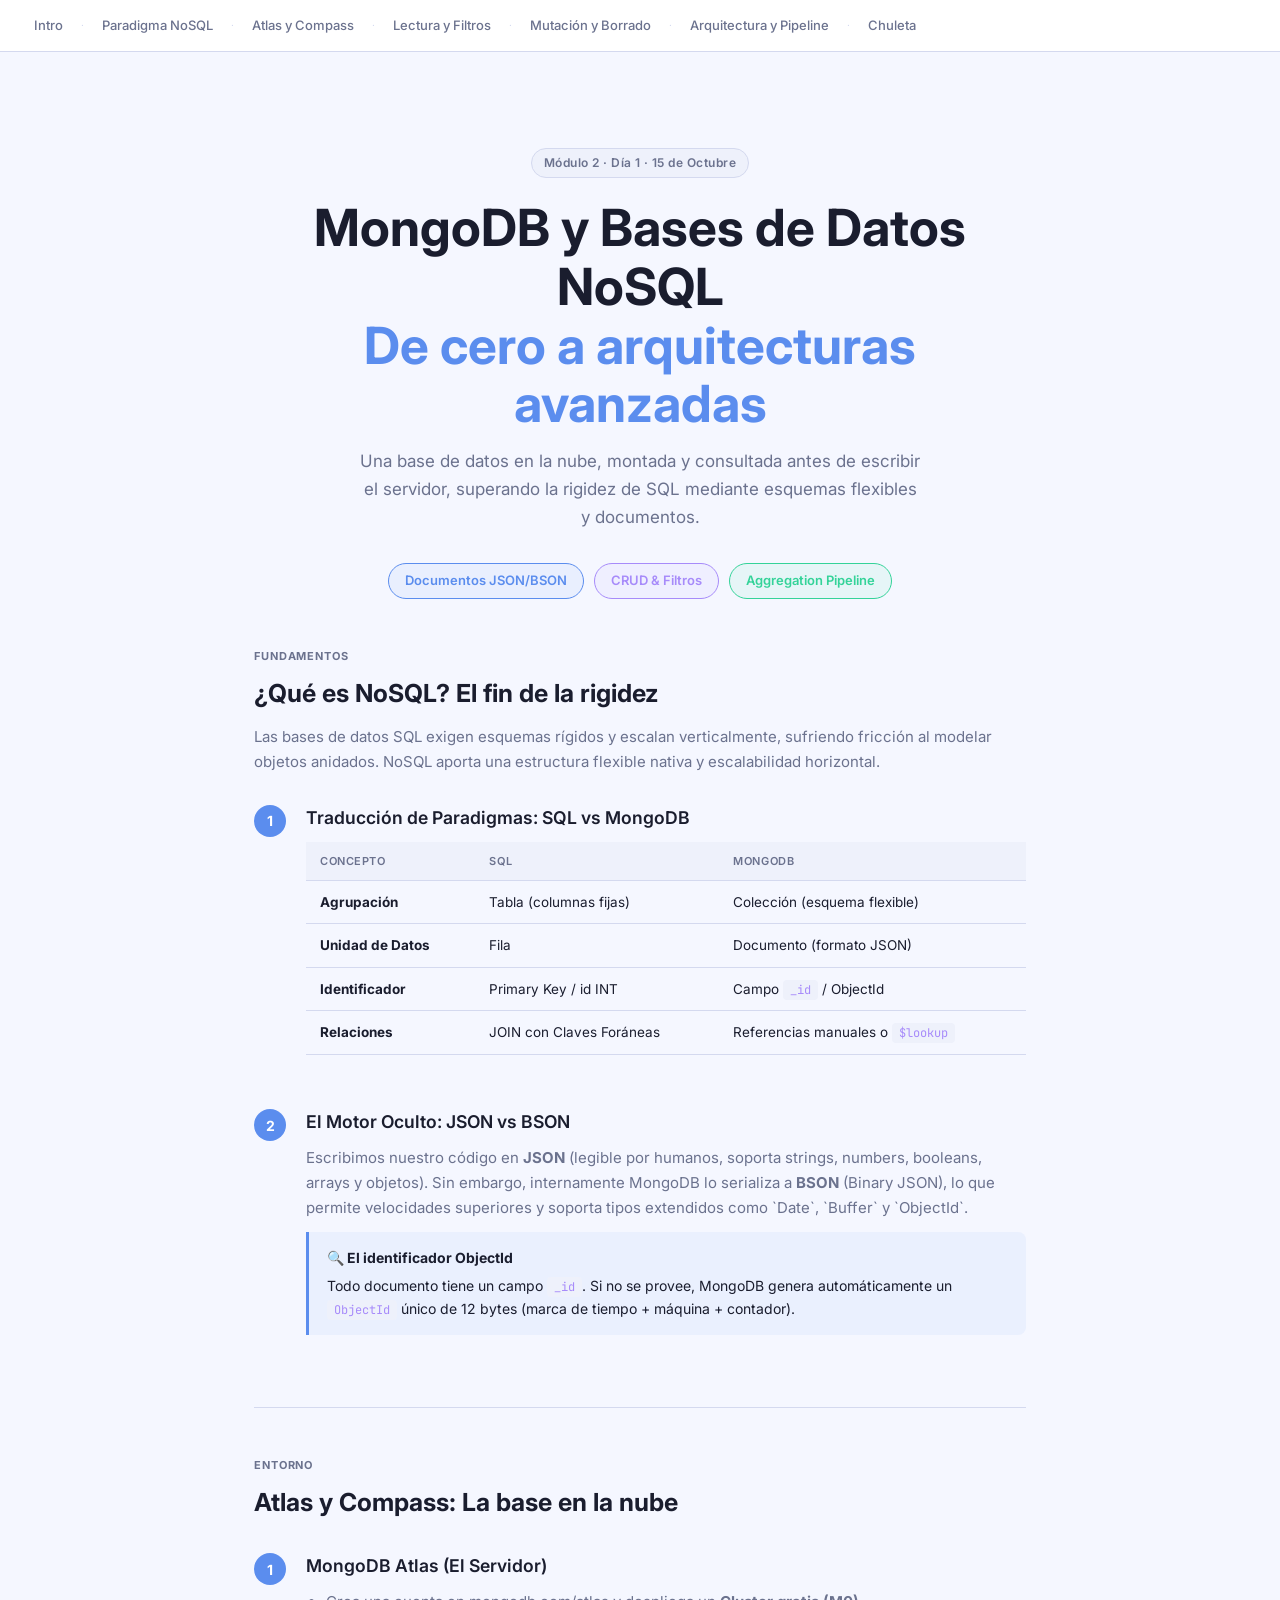
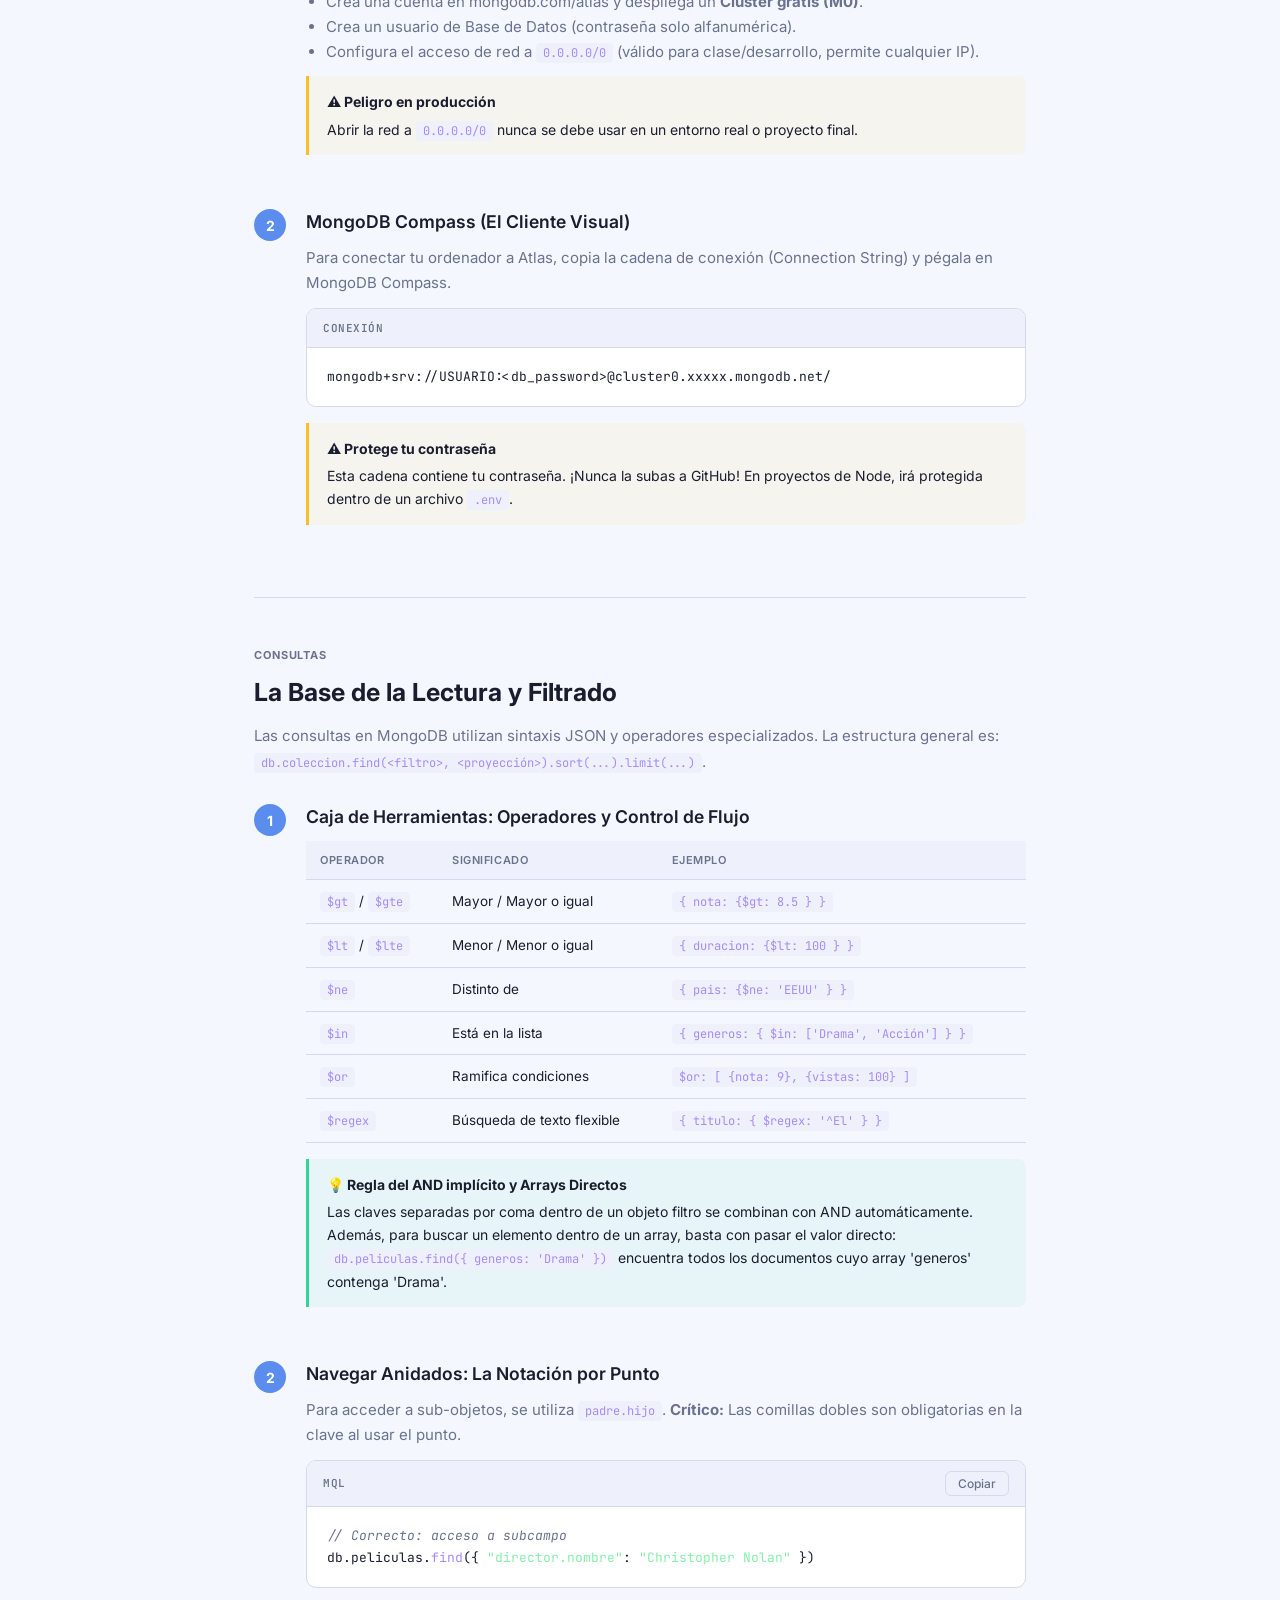
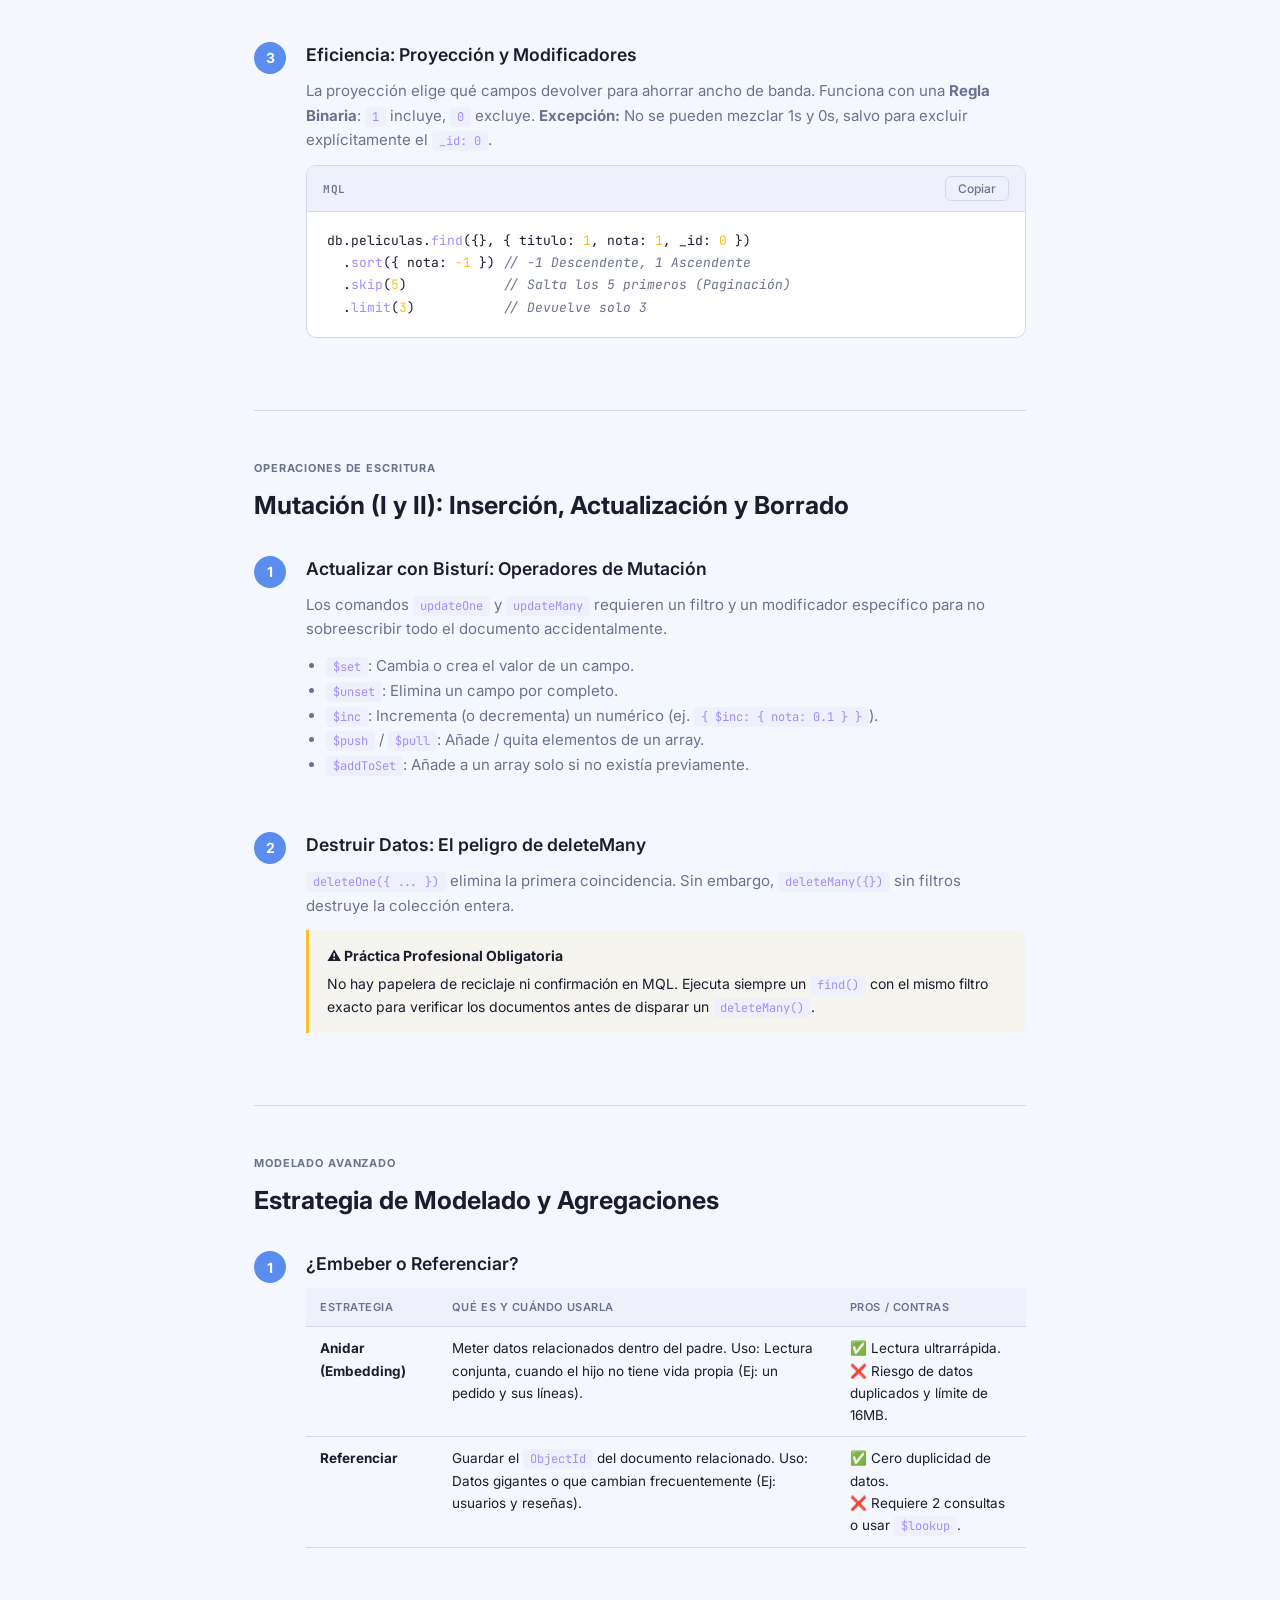
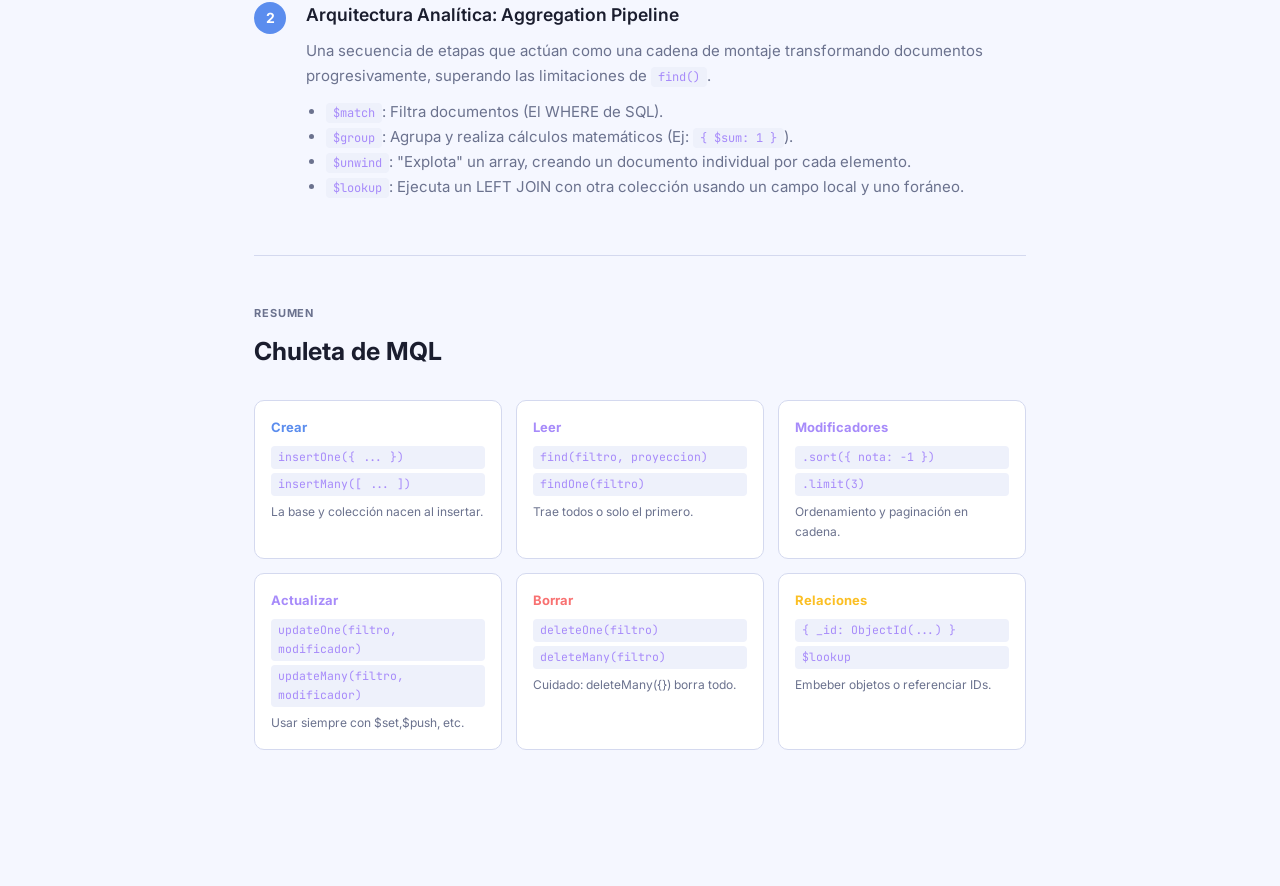
<file: modulo2/intro_MongoDB.html>
<!doctype html>
<html lang="es">
  <head>
    <meta charset="UTF-8" />
    <meta
      name="viewport"
      content="width=device-width, initial-scale=1, viewport-fit=cover"
    />
    <title>MongoDB y Bases de Datos NoSQL</title>
    <link
      href="https://fonts.googleapis.com/css2?family=Inter:wght@400;500;600;700&family=JetBrains+Mono:wght@400;600&display=swap"
      rel="stylesheet"
    />
    <style>
      :root {
        --bg: #0f1117;
        --surface: #181c27;
        --surface2: #1e2333;
        --border: #2a3045;
        --text: #e8eaf0;
        --text-muted: #7c849e;
        --accent: #5b8dee;
        --accent2: #a78bfa;
        --green: #34d399;
        --yellow: #fbbf24;
        --red: #f87171;
        --ls-color: #5b8dee;
        --ss-color: #a78bfa;
        --re-color: #34d399;
        padding-top: env(safe-area-inset-top, 0px);
        padding-bottom: env(safe-area-inset-bottom, 0px);
        box-sizing: border-box;
      }
      @media (prefers-color-scheme: light) {
        :root:not([data-theme="dark"]) {
          --bg: #f5f7ff;
          --surface: #ffffff;
          --surface2: #eef1fb;
          --border: #d4d9ef;
          --text: #1a1d2e;
          --text-muted: #6b728e;
        }
      }
      *,
      *::before,
      *::after {
        box-sizing: border-box;
        margin: 0;
        padding: 0;
      }
      html {
        scroll-behavior: smooth;
      }
      body {
        font-family: "Inter", sans-serif;
        background: var(--bg);
        color: var(--text);
        line-height: 1.65;
        font-size: 15px;
      }

      nav {
        position: sticky;
        top: 0;
        background: var(--surface);
        border-bottom: 1px solid var(--border);
        display: flex;
        align-items: center;
        gap: 8px;
        padding: 0 24px;
        height: 52px;
        z-index: 100;
        overflow-x: auto;
        white-space: nowrap;
      }
      nav a {
        color: var(--text-muted);
        text-decoration: none;
        font-size: 13px;
        font-weight: 500;
        padding: 4px 10px;
        border-radius: 6px;
        transition:
          background 0.15s,
          color 0.15s;
        flex-shrink: 0;
      }
      nav a:hover {
        background: var(--surface2);
        color: var(--text);
      }
      nav .dot {
        color: var(--border);
        font-size: 10px;
      }

      .wrap {
        max-width: 820px;
        margin: 0 auto;
        padding: 40px 24px 80px;
      }
      .hero {
        text-align: center;
        padding: 56px 0 48px;
      }
      .hero .tag {
        display: inline-block;
        background: var(--surface2);
        border: 1px solid var(--border);
        color: var(--text-muted);
        font-size: 12px;
        font-weight: 600;
        padding: 4px 12px;
        border-radius: 20px;
        margin-bottom: 20px;
        letter-spacing: 0.04em;
      }
      .hero h1 {
        font-size: clamp(2rem, 5vw, 3.2rem);
        font-weight: 700;
        line-height: 1.15;
        margin-bottom: 14px;
      }
      .hero h1 span {
        color: var(--accent);
      }
      .hero p {
        color: var(--text-muted);
        font-size: 17px;
        max-width: 560px;
        margin: 0 auto 32px;
      }
      .hero-pills {
        display: flex;
        justify-content: center;
        gap: 10px;
        flex-wrap: wrap;
      }
      .pill {
        padding: 6px 16px;
        border-radius: 20px;
        font-size: 13px;
        font-weight: 600;
        border: 1.5px solid;
      }
      .pill-ls {
        color: var(--ls-color);
        border-color: var(--ls-color);
        background: rgba(91, 141, 238, 0.08);
      }
      .pill-ss {
        color: var(--ss-color);
        border-color: var(--ss-color);
        background: rgba(167, 139, 250, 0.08);
      }
      .pill-re {
        color: var(--re-color);
        border-color: var(--re-color);
        background: rgba(52, 211, 153, 0.08);
      }

      section {
        margin-bottom: 56px;
      }
      .section-header {
        margin-bottom: 28px;
      }
      .section-label {
        font-size: 11px;
        font-weight: 700;
        letter-spacing: 0.08em;
        color: var(--text-muted);
        text-transform: uppercase;
        margin-bottom: 8px;
      }
      h2 {
        font-size: 1.55rem;
        font-weight: 700;
        margin-bottom: 10px;
      }
      h3 {
        font-size: 1.1rem;
        font-weight: 600;
        margin-bottom: 10px;
        color: var(--text);
      }
      .section-intro {
        color: var(--text-muted);
        font-size: 15px;
        line-height: 1.7;
        margin-bottom: 24px;
      }

      .step {
        display: flex;
        gap: 20px;
        margin-bottom: 36px;
      }
      .step-num {
        flex-shrink: 0;
        width: 32px;
        height: 32px;
        border-radius: 50%;
        background: var(--accent);
        color: #fff;
        font-size: 14px;
        font-weight: 700;
        display: flex;
        align-items: center;
        justify-content: center;
        margin-top: 2px;
      }
      .step-body {
        flex: 1;
        min-width: 0;
      }
      .step-body p {
        color: var(--text-muted);
        margin-bottom: 12px;
      }

      .code-block {
        background: var(--surface);
        border: 1px solid var(--border);
        border-radius: 10px;
        overflow: hidden;
        margin-bottom: 16px;
      }
      .code-header {
        display: flex;
        justify-content: space-between;
        align-items: center;
        padding: 10px 16px;
        border-bottom: 1px solid var(--border);
        background: var(--surface2);
      }
      .code-lang {
        font-family: "JetBrains Mono", monospace;
        font-size: 11px;
        font-weight: 600;
        color: var(--text-muted);
        text-transform: uppercase;
        letter-spacing: 0.05em;
      }
      .copy-btn {
        background: none;
        border: 1px solid var(--border);
        color: var(--text-muted);
        font-size: 12px;
        font-weight: 500;
        padding: 4px 12px;
        border-radius: 6px;
        cursor: pointer;
        transition:
          background 0.15s,
          color 0.15s;
        font-family: "Inter", sans-serif;
      }
      .copy-btn:hover {
        background: var(--border);
        color: var(--text);
      }
      .copy-btn.copied {
        color: var(--green);
        border-color: var(--green);
      }
      pre {
        font-family: "JetBrains Mono", monospace;
        font-size: 13px;
        line-height: 1.7;
        padding: 18px 20px;
        overflow-x: auto;
        color: var(--text);
      }
      .kw {
        color: #7dd3fc;
      }
      .fn {
        color: #a78bfa;
      }
      .str {
        color: #86efac;
      }
      .cm {
        color: var(--text-muted);
        font-style: italic;
      }
      .num {
        color: #fbbf24;
      }

      .callout {
        border-left: 3px solid;
        padding: 14px 18px;
        border-radius: 0 8px 8px 0;
        margin-bottom: 16px;
        font-size: 14px;
        line-height: 1.65;
      }
      .callout-info {
        border-color: var(--accent);
        background: rgba(91, 141, 238, 0.07);
      }
      .callout-warn {
        border-color: var(--yellow);
        background: rgba(251, 191, 36, 0.07);
      }
      .callout-tip {
        border-color: var(--green);
        background: rgba(52, 211, 153, 0.07);
      }
      .callout strong {
        display: block;
        margin-bottom: 4px;
      }

      .table-wrap {
        overflow-x: auto;
        margin-bottom: 16px;
      }
      table {
        width: 100%;
        border-collapse: collapse;
        font-size: 13.5px;
      }
      th {
        background: var(--surface2);
        color: var(--text-muted);
        font-size: 11px;
        font-weight: 600;
        text-transform: uppercase;
        letter-spacing: 0.05em;
        padding: 10px 14px;
        text-align: left;
        border-bottom: 1px solid var(--border);
      }
      td {
        padding: 10px 14px;
        border-bottom: 1px solid var(--border);
        vertical-align: top;
      }
      code {
        font-family: "JetBrains Mono", monospace;
        font-size: 12px;
        background: var(--surface2);
        padding: 2px 7px;
        border-radius: 4px;
        color: var(--accent2);
      }

      .divider {
        height: 1px;
        background: var(--border);
        margin: 48px 0;
      }

      .cheat-grid {
        display: grid;
        grid-template-columns: repeat(auto-fill, minmax(230px, 1fr));
        gap: 14px;
      }
      .cheat-card {
        background: var(--surface);
        border: 1px solid var(--border);
        border-radius: 10px;
        padding: 16px;
        font-size: 13px;
      }
      .cheat-card .cheat-title {
        font-weight: 700;
        margin-bottom: 8px;
        font-size: 13px;
      }
      .cheat-card code {
        display: block;
        margin-bottom: 4px;
        font-size: 11.5px;
      }

      #progress-bar {
        position: fixed;
        top: 0;
        left: 0;
        height: 3px;
        background: linear-gradient(90deg, var(--accent), var(--accent2));
        z-index: 200;
        transition: width 0.1s;
        width: 0;
      }

      .cite-hidden {
        display: none;
      }
    </style>
  </head>
  <body>
    <div id="progress-bar"></div>

    <nav>
      <a href="#intro">Intro</a><span class="dot">·</span>
      <a href="#nosql">Paradigma NoSQL</a><span class="dot">·</span>
      <a href="#setup">Atlas y Compass</a><span class="dot">·</span>
      <a href="#lectura">Lectura y Filtros</a><span class="dot">·</span>
      <a href="#mutacion">Mutación y Borrado</a><span class="dot">·</span>
      <a href="#arquitectura">Arquitectura y Pipeline</a
      ><span class="dot">·</span>
      <a href="#cheatsheet">Chuleta</a>
    </nav>

    <div class="wrap">
      <!-- HERO -->
      <div class="hero" id="intro">
        <div class="tag">
          Módulo 2 · Día 1 · 15 de Octubre<span class="cite-hidden"
            >[cite: 9]</span
          >
        </div>
        <h1>
          MongoDB y Bases de Datos NoSQL<br /><span
            >De cero a arquitecturas avanzadas</span
          >
        </h1>
        <p>
          Una base de datos en la nube, montada y consultada antes de escribir
          el servidor, superando la rigidez de SQL mediante esquemas flexibles y
          documentos.<span class="cite-hidden">[cite: 9, 10]</span>
        </p>
        <div class="hero-pills">
          <span class="pill pill-ls"
            >Documentos JSON/BSON<span class="cite-hidden"
              >[cite: 10]</span
            ></span
          >
          <span class="pill pill-ss"
            >CRUD & Filtros<span class="cite-hidden">[cite: 9, 10]</span></span
          >
          <span class="pill pill-re"
            >Aggregation Pipeline<span class="cite-hidden"
              >[cite: 10]</span
            ></span
          >
        </div>
      </div>

      <!-- ================== 1. PARADIGMA ================== -->
      <section id="nosql">
        <div class="section-header">
          <div class="section-label">Fundamentos</div>
          <h2>¿Qué es NoSQL? El fin de la rigidez</h2>
          <p class="section-intro">
            Las bases de datos SQL exigen esquemas rígidos y escalan
            verticalmente, sufriendo fricción al modelar objetos anidados. NoSQL
            aporta una estructura flexible nativa y escalabilidad
            horizontal.<span class="cite-hidden">[cite: 10]</span>
          </p>
        </div>

        <div class="step">
          <div class="step-num">1</div>
          <div class="step-body">
            <h3>Traducción de Paradigmas: SQL vs MongoDB</h3>
            <div class="table-wrap">
              <table>
                <thead>
                  <tr>
                    <th>Concepto</th>
                    <th>SQL</th>
                    <th>MongoDB<span class="cite-hidden">[cite: 10]</span></th>
                  </tr>
                </thead>
                <tbody>
                  <tr>
                    <td><strong>Agrupación</strong></td>
                    <td>Tabla (columnas fijas)</td>
                    <td>
                      Colección (esquema flexible)<span class="cite-hidden"
                        >[cite: 9, 10]</span
                      >
                    </td>
                  </tr>
                  <tr>
                    <td><strong>Unidad de Datos</strong></td>
                    <td>Fila</td>
                    <td>
                      Documento (formato JSON)<span class="cite-hidden"
                        >[cite: 9, 10]</span
                      >
                    </td>
                  </tr>
                  <tr>
                    <td><strong>Identificador</strong></td>
                    <td>Primary Key / id INT</td>
                    <td>
                      Campo <code>_id</code> / ObjectId<span class="cite-hidden"
                        >[cite: 10]</span
                      >
                    </td>
                  </tr>
                  <tr>
                    <td><strong>Relaciones</strong></td>
                    <td>JOIN con Claves Foráneas</td>
                    <td>
                      Referencias manuales o <code>$lookup</code
                      ><span class="cite-hidden">[cite: 10]</span>
                    </td>
                  </tr>
                </tbody>
              </table>
            </div>
          </div>
        </div>

        <div class="step">
          <div class="step-num">2</div>
          <div class="step-body">
            <h3>
              El Motor Oculto: JSON vs BSON<span class="cite-hidden"
                >[cite: 10]</span
              >
            </h3>
            <p>
              Escribimos nuestro código en <strong>JSON</strong> (legible por
              humanos, soporta strings, numbers, booleans, arrays y objetos).
              Sin embargo, internamente MongoDB lo serializa a
              <strong>BSON</strong> (Binary JSON), lo que permite velocidades
              superiores y soporta tipos extendidos como `Date`, `Buffer` y
              `ObjectId`.<span class="cite-hidden">[cite: 10]</span>
            </p>
            <div class="callout callout-info">
              <strong>🔍 El identificador ObjectId</strong>
              Todo documento tiene un campo <code>_id</code>. Si no se provee,
              MongoDB genera automáticamente un <code>ObjectId</code> único de
              12 bytes (marca de tiempo + máquina + contador).<span
                class="cite-hidden"
                >[cite: 9, 10]</span
              >
            </div>
          </div>
        </div>
      </section>

      <div class="divider"></div>

      <!-- ================== 2. SETUP ================== -->
      <section id="setup">
        <div class="section-header">
          <div class="section-label">Entorno</div>
          <h2>Atlas y Compass: La base en la nube</h2>
        </div>

        <div class="step">
          <div class="step-num">1</div>
          <div class="step-body">
            <h3>
              MongoDB Atlas (El Servidor)<span class="cite-hidden"
                >[cite: 9]</span
              >
            </h3>
            <ul
              style="
                color: var(--text-muted);
                margin-left: 20px;
                margin-bottom: 12px;
              "
            >
              <li>
                Crea una cuenta en mongodb.com/atlas y despliega un
                <strong>Cluster gratis (M0)</strong>.<span class="cite-hidden"
                  >[cite: 9]</span
                >
              </li>
              <li>
                Crea un usuario de Base de Datos (contraseña solo
                alfanumérica).<span class="cite-hidden">[cite: 9]</span>
              </li>
              <li>
                Configura el acceso de red a <code>0.0.0.0/0</code> (válido para
                clase/desarrollo, permite cualquier IP).<span
                  class="cite-hidden"
                  >[cite: 9]</span
                >
              </li>
            </ul>
            <div class="callout callout-warn">
              <strong>⚠️ Peligro en producción</strong>
              Abrir la red a <code>0.0.0.0/0</code> nunca se debe usar en un
              entorno real o proyecto final.<span class="cite-hidden"
                >[cite: 9]</span
              >
            </div>
          </div>
        </div>

        <div class="step">
          <div class="step-num">2</div>
          <div class="step-body">
            <h3>
              MongoDB Compass (El Cliente Visual)<span class="cite-hidden"
                >[cite: 9]</span
              >
            </h3>
            <p>
              Para conectar tu ordenador a Atlas, copia la cadena de conexión
              (Connection String) y pégala en MongoDB Compass.<span
                class="cite-hidden"
                >[cite: 9]</span
              >
            </p>
            <div class="code-block">
              <div class="code-header">
                <span class="code-lang">Conexión</span>
              </div>
              <pre>
mongodb+srv://USUARIO:&lt;db_password&gt;@cluster0.xxxxx.mongodb.net/</pre
              >
            </div>
            <div class="callout callout-warn">
              <strong>⚠️ Protege tu contraseña</strong>
              Esta cadena contiene tu contraseña. ¡Nunca la subas a GitHub! En
              proyectos de Node, irá protegida dentro de un archivo
              <code>.env</code>.<span class="cite-hidden">[cite: 9]</span>
            </div>
          </div>
        </div>
      </section>

      <div class="divider"></div>

      <!-- ================== 3. LECTURA ================== -->
      <section id="lectura">
        <div class="section-header">
          <div class="section-label">Consultas</div>
          <h2>La Base de la Lectura y Filtrado</h2>
          <p class="section-intro">
            Las consultas en MongoDB utilizan sintaxis JSON y operadores
            especializados. La estructura general es:
            <code
              >db.coleccion.find(&lt;filtro&gt;,
              &lt;proyección&gt;).sort(...).limit(...)</code
            ><span class="cite-hidden">[cite: 10]</span>.
          </p>
        </div>

        <div class="step">
          <div class="step-num">1</div>
          <div class="step-body">
            <h3>
              Caja de Herramientas: Operadores y Control de Flujo<span
                class="cite-hidden"
                >[cite: 10]</span
              >
            </h3>
            <div class="table-wrap">
              <table>
                <thead>
                  <tr>
                    <th>Operador</th>
                    <th>Significado</th>
                    <th>
                      Ejemplo<span class="cite-hidden">[cite: 9, 10]</span>
                    </th>
                  </tr>
                </thead>
                <tbody>
                  <tr>
                    <td><code>$gt</code> / <code>$gte</code></td>
                    <td>Mayor / Mayor o igual</td>
                    <td>
                      <code>{ nota: {$gt: 8.5 } }</code
                      ><span class="cite-hidden">[cite: 9, 10]</span>
                    </td>
                  </tr>
                  <tr>
                    <td><code>$lt</code> / <code>$lte</code></td>
                    <td>Menor / Menor o igual</td>
                    <td>
                      <code>{ duracion: {$lt: 100 } }</code
                      ><span class="cite-hidden">[cite: 9, 10]</span>
                    </td>
                  </tr>
                  <tr>
                    <td><code>$ne</code></td>
                    <td>Distinto de</td>
                    <td>
                      <code>{ pais: {$ne: 'EEUU' } }</code
                      ><span class="cite-hidden">[cite: 9, 10]</span>
                    </td>
                  </tr>
                  <tr>
                    <td><code>$in</code></td>
                    <td>Está en la lista</td>
                    <td>
                      <code>{ generos: { $in: ['Drama', 'Acción'] } }</code
                      ><span class="cite-hidden">[cite: 9, 10]</span>
                    </td>
                  </tr>
                  <tr>
                    <td><code>$or</code></td>
                    <td>Ramifica condiciones</td>
                    <td>
                      <code>$or: [ {nota: 9}, {vistas: 100} ]</code
                      ><span class="cite-hidden">[cite: 9, 10]</span>
                    </td>
                  </tr>
                  <tr>
                    <td><code>$regex</code></td>
                    <td>Búsqueda de texto flexible</td>
                    <td>
                      <code>{ titulo: { $regex: '^El' } }</code
                      ><span class="cite-hidden">[cite: 10]</span>
                    </td>
                  </tr>
                </tbody>
              </table>
            </div>
            <div class="callout callout-tip">
              <strong>💡 Regla del AND implícito y Arrays Directos</strong>
              Las claves separadas por coma dentro de un objeto filtro se
              combinan con AND automáticamente. Además, para buscar un elemento
              dentro de un array, basta con pasar el valor directo:
              <code>db.peliculas.find({ generos: 'Drama' })</code> encuentra
              todos los documentos cuyo array 'generos' contenga 'Drama'.<span
                class="cite-hidden"
                >[cite: 10]</span
              >
            </div>
          </div>
        </div>

        <div class="step">
          <div class="step-num">2</div>
          <div class="step-body">
            <h3>
              Navegar Anidados: La Notación por Punto<span class="cite-hidden"
                >[cite: 10]</span
              >
            </h3>
            <p>
              Para acceder a sub-objetos, se utiliza <code>padre.hijo</code>.
              <strong>Crítico:</strong> Las comillas dobles son obligatorias en
              la clave al usar el punto.<span class="cite-hidden"
                >[cite: 10]</span
              >
            </p>
            <div class="code-block">
              <div class="code-header">
                <span class="code-lang">MQL</span
                ><button class="copy-btn" onclick="copyCode(this)">
                  Copiar
                </button>
              </div>
              <pre><span class="cm">// Correcto: acceso a subcampo</span>
db.peliculas.<span class="fn">find</span>({ <span class="str">"director.nombre"</span>: <span class="str">"Christopher Nolan"</span> })<span class="cite-hidden">[cite: 9, 10]</span></pre>
            </div>
          </div>
        </div>

        <div class="step">
          <div class="step-num">3</div>
          <div class="step-body">
            <h3>
              Eficiencia: Proyección y Modificadores<span class="cite-hidden"
                >[cite: 10]</span
              >
            </h3>
            <p>
              La proyección elige qué campos devolver para ahorrar ancho de
              banda. Funciona con una <strong>Regla Binaria</strong>:
              <code>1</code> incluye, <code>0</code> excluye.
              <strong>Excepción:</strong> No se pueden mezclar 1s y 0s, salvo
              para excluir explícitamente el <code>_id: 0</code>.<span
                class="cite-hidden"
                >[cite: 9, 10]</span
              >
            </p>
            <div class="code-block">
              <div class="code-header">
                <span class="code-lang">MQL</span
                ><button class="copy-btn" onclick="copyCode(this)">
                  Copiar
                </button>
              </div>
              <pre>db.peliculas.<span class="fn">find</span>({}, { titulo: <span class="num">1</span>, nota: <span class="num">1</span>, _id: <span class="num">0</span> })
  .<span class="fn">sort</span>({ nota: <span class="num">-1</span> }) <span class="cm">// -1 Descendente, 1 Ascendente</span>
  .<span class="fn">skip</span>(<span class="num">5</span>)            <span class="cm">// Salta los 5 primeros (Paginación)</span>
  .<span class="fn">limit</span>(<span class="num">3</span>)           <span class="cm">// Devuelve solo 3</span><span class="cite-hidden">[cite: 9, 10]</span></pre>
            </div>
          </div>
        </div>
      </section>

      <div class="divider"></div>

      <!-- ================== 4. MUTACIÓN ================== -->
      <section id="mutacion">
        <div class="section-header">
          <div class="section-label">Operaciones de Escritura</div>
          <h2>Mutación (I y II): Inserción, Actualización y Borrado</h2>
        </div>

        <div class="step">
          <div class="step-num">1</div>
          <div class="step-body">
            <h3>
              Actualizar con Bisturí: Operadores de Mutación<span
                class="cite-hidden"
                >[cite: 10]</span
              >
            </h3>
            <p>
              Los comandos <code>updateOne</code> y
              <code>updateMany</code> requieren un filtro y un modificador
              específico para no sobreescribir todo el documento
              accidentalmente.<span class="cite-hidden">[cite: 9, 10]</span>
            </p>
            <ul
              style="
                color: var(--text-muted);
                margin-left: 20px;
                margin-bottom: 16px;
              "
            >
              <li>
                <code>$set</code>: Cambia o crea el valor de un campo.<span
                  class="cite-hidden"
                  >[cite: 10]</span
                >
              </li>
              <li>
                <code>$unset</code>: Elimina un campo por completo.<span
                  class="cite-hidden"
                  >[cite: 10]</span
                >
              </li>
              <li>
                <code>$inc</code>: Incrementa (o decrementa) un numérico (ej.
                <code>{ $inc: { nota: 0.1 } }</code>).<span class="cite-hidden"
                  >[cite: 9, 10]</span
                >
              </li>
              <li>
                <code>$push</code> / <code>$pull</code>: Añade / quita elementos
                de un array.<span class="cite-hidden">[cite: 9, 10]</span>
              </li>
              <li>
                <code>$addToSet</code>: Añade a un array solo si no existía
                previamente.<span class="cite-hidden">[cite: 10]</span>
              </li>
            </ul>
          </div>
        </div>

        <div class="step">
          <div class="step-num">2</div>
          <div class="step-body">
            <h3>
              Destruir Datos: El peligro de deleteMany<span class="cite-hidden"
                >[cite: 10]</span
              >
            </h3>
            <p>
              <code>deleteOne({ ... })</code> elimina la primera coincidencia.
              Sin embargo, <code>deleteMany({})</code> sin filtros destruye la
              colección entera.<span class="cite-hidden">[cite: 9, 10]</span>
            </p>
            <div class="callout callout-warn">
              <strong>⚠️ Práctica Profesional Obligatoria</strong>
              No hay papelera de reciclaje ni confirmación en MQL. Ejecuta
              siempre un <code>find()</code> con el mismo filtro exacto para
              verificar los documentos antes de disparar un
              <code>deleteMany()</code>.<span class="cite-hidden"
                >[cite: 10]</span
              >
            </div>
          </div>
        </div>
      </section>

      <div class="divider"></div>

      <!-- ================== 5. ARQUITECTURA ================== -->
      <section id="arquitectura">
        <div class="section-header">
          <div class="section-label">Modelado Avanzado</div>
          <h2>
            Estrategia de Modelado y Agregaciones<span class="cite-hidden"
              >[cite: 10]</span
            >
          </h2>
        </div>

        <div class="step">
          <div class="step-num">1</div>
          <div class="step-body">
            <h3>
              ¿Embeber o Referenciar?<span class="cite-hidden"
                >[cite: 9, 10]</span
              >
            </h3>
            <div class="table-wrap">
              <table>
                <thead>
                  <tr>
                    <th>Estrategia</th>
                    <th>Qué es y Cuándo usarla</th>
                    <th>
                      Pros / Contras<span class="cite-hidden">[cite: 10]</span>
                    </th>
                  </tr>
                </thead>
                <tbody>
                  <tr>
                    <td>
                      <strong>Anidar (Embedding)</strong
                      ><span class="cite-hidden">[cite: 10]</span>
                    </td>
                    <td>
                      Meter datos relacionados dentro del padre. Uso: Lectura
                      conjunta, cuando el hijo no tiene vida propia (Ej: un
                      pedido y sus líneas).<span class="cite-hidden"
                        >[cite: 10]</span
                      >
                    </td>
                    <td>
                      ✅ Lectura ultrarrápida.<br />❌ Riesgo de datos
                      duplicados y límite de 16MB.<span class="cite-hidden"
                        >[cite: 10]</span
                      >
                    </td>
                  </tr>
                  <tr>
                    <td>
                      <strong>Referenciar</strong
                      ><span class="cite-hidden">[cite: 10]</span>
                    </td>
                    <td>
                      Guardar el <code>ObjectId</code> del documento
                      relacionado. Uso: Datos gigantes o que cambian
                      frecuentemente (Ej: usuarios y reseñas).<span
                        class="cite-hidden"
                        >[cite: 9, 10]</span
                      >
                    </td>
                    <td>
                      ✅ Cero duplicidad de datos.<br />❌ Requiere 2 consultas
                      o usar <code>$lookup</code>.<span class="cite-hidden"
                        >[cite: 10]</span
                      >
                    </td>
                  </tr>
                </tbody>
              </table>
            </div>
          </div>
        </div>

        <div class="step">
          <div class="step-num">2</div>
          <div class="step-body">
            <h3>
              Arquitectura Analítica: Aggregation Pipeline<span
                class="cite-hidden"
                >[cite: 10]</span
              >
            </h3>
            <p>
              Una secuencia de etapas que actúan como una cadena de montaje
              transformando documentos progresivamente, superando las
              limitaciones de <code>find()</code>.<span class="cite-hidden"
                >[cite: 10]</span
              >
            </p>
            <ul style="color: var(--text-muted); margin-left: 20px">
              <li>
                <code>$match</code>: Filtra documentos (El WHERE de SQL).<span
                  class="cite-hidden"
                  >[cite: 10]</span
                >
              </li>
              <li>
                <code>$group</code>: Agrupa y realiza cálculos matemáticos (Ej:
                <code>{ $sum: 1 }</code>).<span class="cite-hidden"
                  >[cite: 10]</span
                >
              </li>
              <li>
                <code>$unwind</code>: "Explota" un array, creando un documento
                individual por cada elemento.<span class="cite-hidden"
                  >[cite: 10]</span
                >
              </li>
              <li>
                <code>$lookup</code>: Ejecuta un LEFT JOIN con otra colección
                usando un campo local y uno foráneo.<span class="cite-hidden"
                  >[cite: 9, 10]</span
                >
              </li>
            </ul>
          </div>
        </div>
      </section>

      <div class="divider"></div>

      <!-- ================== CHEAT SHEET ================== -->
      <section id="cheatsheet">
        <div class="section-header">
          <div class="section-label">Resumen</div>
          <h2>Chuleta de MQL<span class="cite-hidden">[cite: 9]</span></h2>
        </div>

        <div class="cheat-grid">
          <div class="cheat-card">
            <div class="cheat-title" style="color: var(--ls-color)">
              Crear<span class="cite-hidden">[cite: 9]</span>
            </div>
            <code>insertOne({ ... })</code>
            <code>insertMany([ ... ])</code>
            <p
              style="color: var(--text-muted); font-size: 12px; margin-top: 6px"
            >
              La base y colección nacen al insertar.<span class="cite-hidden"
                >[cite: 9]</span
              >
            </p>
          </div>
          <div class="cheat-card">
            <div class="cheat-title" style="color: var(--ss-color)">
              Leer<span class="cite-hidden">[cite: 9]</span>
            </div>
            <code>find(filtro, proyeccion)</code>
            <code>findOne(filtro)</code>
            <p
              style="color: var(--text-muted); font-size: 12px; margin-top: 6px"
            >
              Trae todos o solo el primero.<span class="cite-hidden"
                >[cite: 9]</span
              >
            </p>
          </div>
          <div class="cheat-card">
            <div class="cheat-title" style="color: var(--ss-color)">
              Modificadores<span class="cite-hidden">[cite: 9]</span>
            </div>
            <code>.sort({ nota: -1 })</code>
            <code>.limit(3)</code>
            <p
              style="color: var(--text-muted); font-size: 12px; margin-top: 6px"
            >
              Ordenamiento y paginación en cadena.<span class="cite-hidden"
                >[cite: 9, 10]</span
              >
            </p>
          </div>
          <div class="cheat-card">
            <div class="cheat-title" style="color: var(--accent2)">
              Actualizar<span class="cite-hidden">[cite: 9]</span>
            </div>
            <code>updateOne(filtro, modificador)</code>
            <code>updateMany(filtro, modificador)</code>
            <p
              style="color: var(--text-muted); font-size: 12px; margin-top: 6px"
            >
              Usar siempre con $set,$push, etc.<span class="cite-hidden"
                >[cite: 9, 10]</span
              >
            </p>
          </div>
          <div class="cheat-card">
            <div class="cheat-title" style="color: var(--red)">
              Borrar<span class="cite-hidden">[cite: 9]</span>
            </div>
            <code>deleteOne(filtro)</code>
            <code>deleteMany(filtro)</code>
            <p
              style="color: var(--text-muted); font-size: 12px; margin-top: 6px"
            >
              Cuidado: deleteMany({}) borra todo.<span class="cite-hidden"
                >[cite: 9, 10]</span
              >
            </p>
          </div>
          <div class="cheat-card">
            <div class="cheat-title" style="color: var(--yellow)">
              Relaciones<span class="cite-hidden">[cite: 9]</span>
            </div>
            <code>{ _id: ObjectId(...) }</code>
            <code>$lookup</code>
            <p
              style="color: var(--text-muted); font-size: 12px; margin-top: 6px"
            >
              Embeber objetos o referenciar IDs.<span class="cite-hidden"
                >[cite: 9, 10]</span
              >
            </p>
          </div>
        </div>
      </section>
    </div>

    <script>
      window.addEventListener("scroll", () => {
        const el = document.documentElement;
        const pct = (el.scrollTop / (el.scrollHeight - el.clientHeight)) * 100;
        document.getElementById("progress-bar").style.width = pct + "%";
      });

      function copyCode(btn) {
        const pre = btn.closest(".code-block").querySelector("pre");
        navigator.clipboard.writeText(pre.innerText).then(() => {
          btn.textContent = "✓ Copiado";
          btn.classList.add("copied");
          setTimeout(() => {
            btn.textContent = "Copiar";
            btn.classList.remove("copied");
          }, 2000);
        });
      }
    </script>
  </body>
</html>
</file>
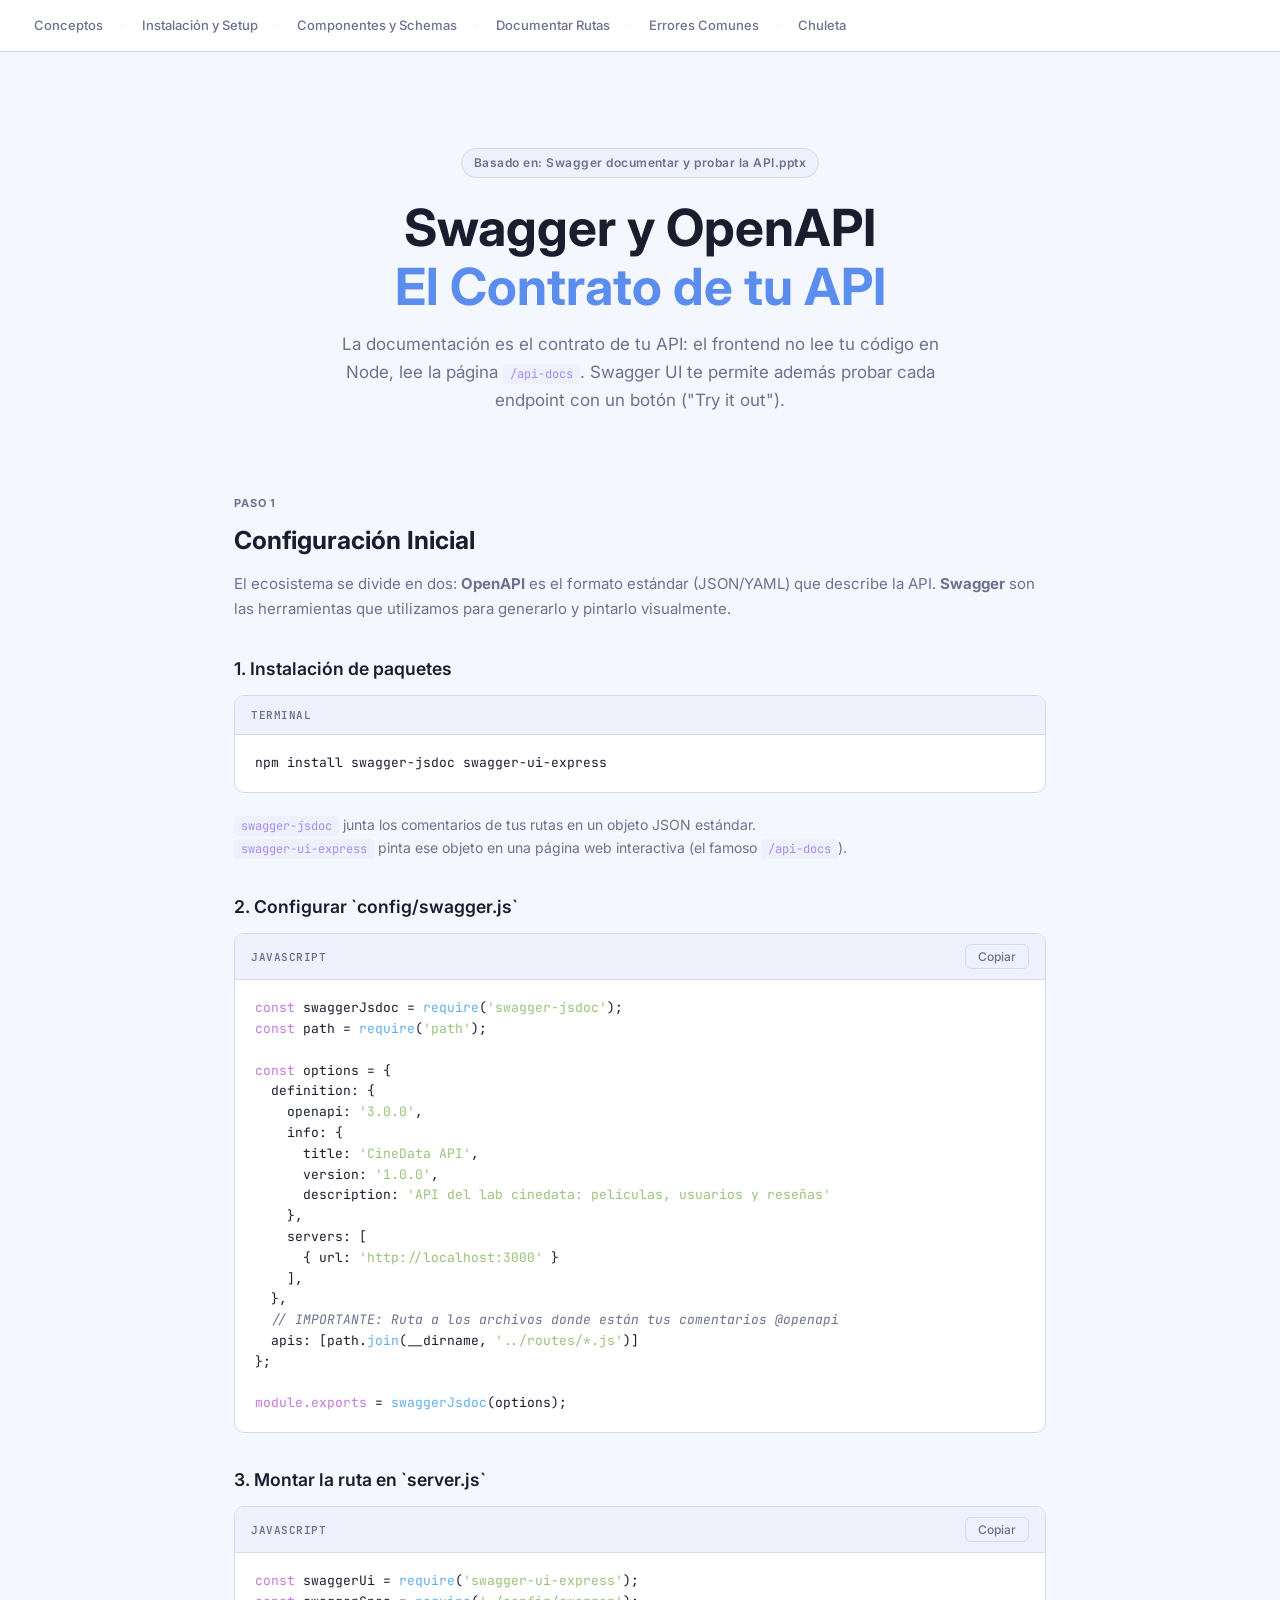
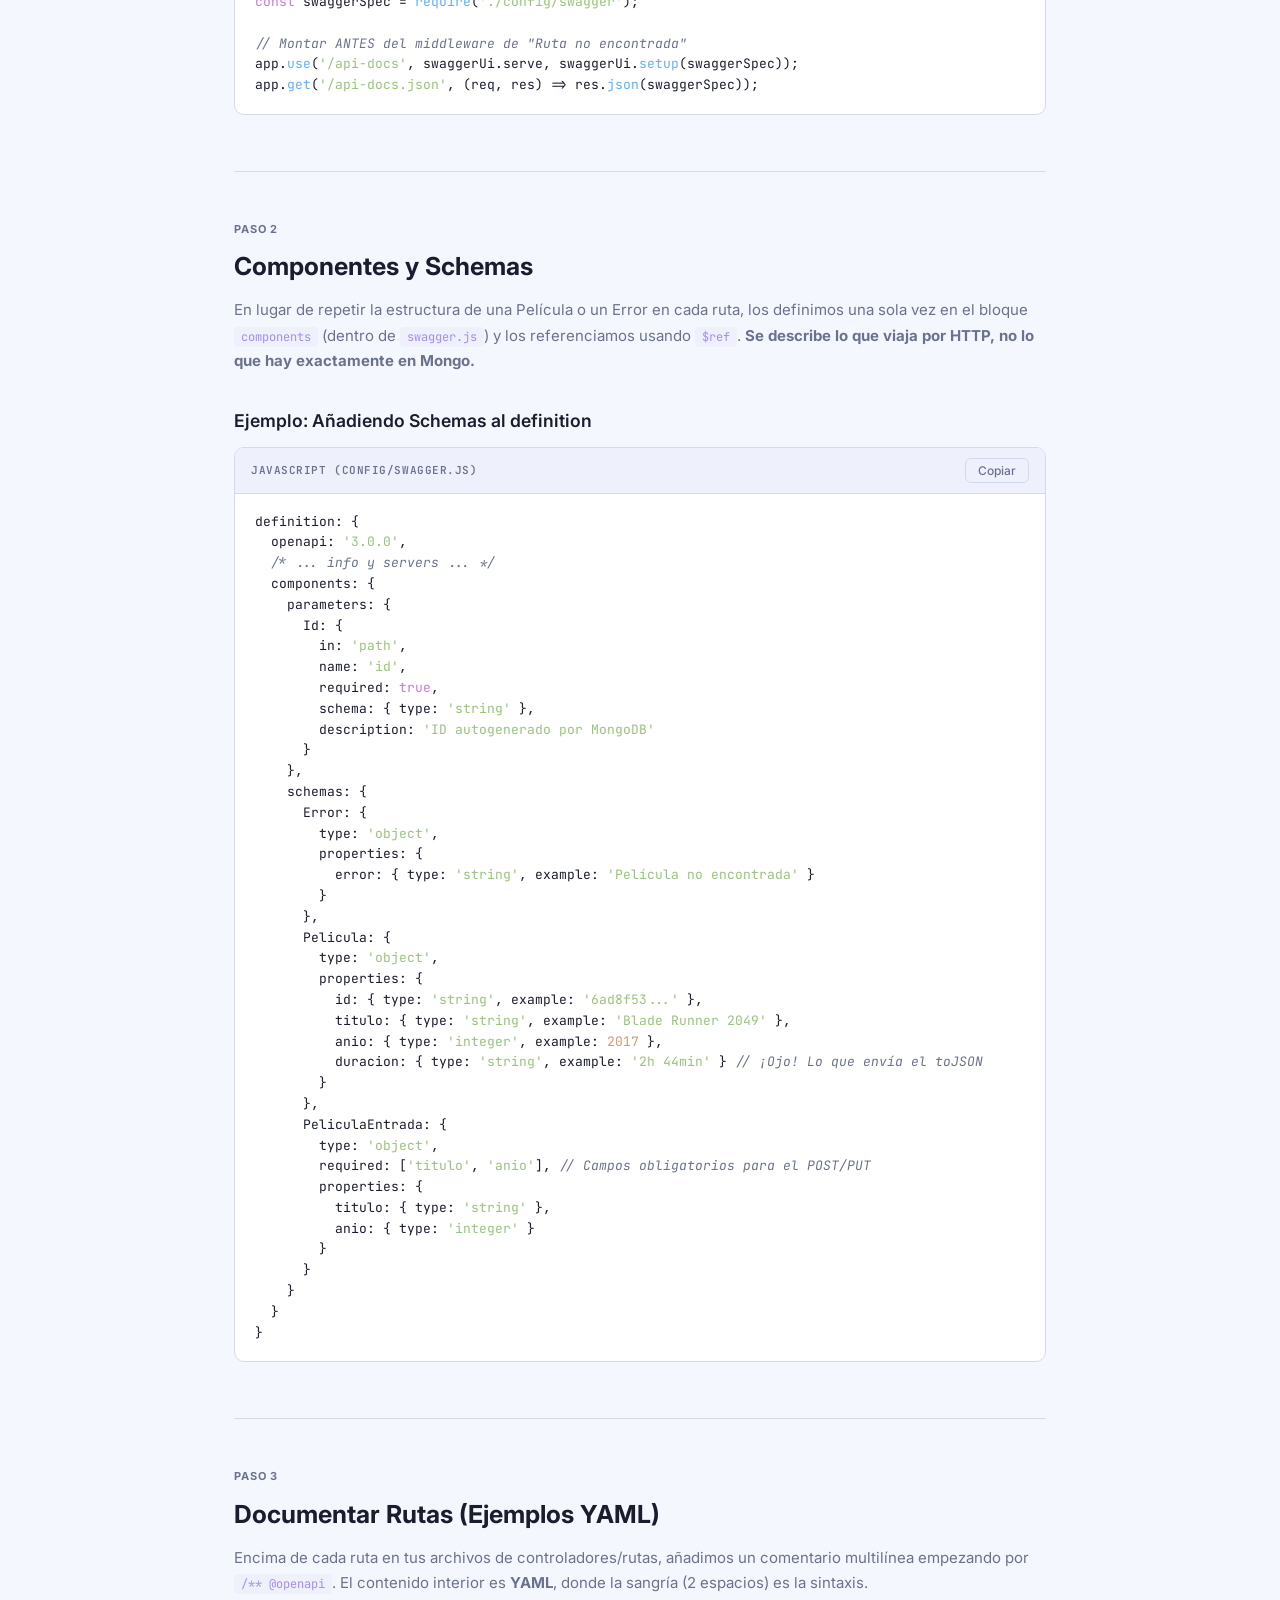
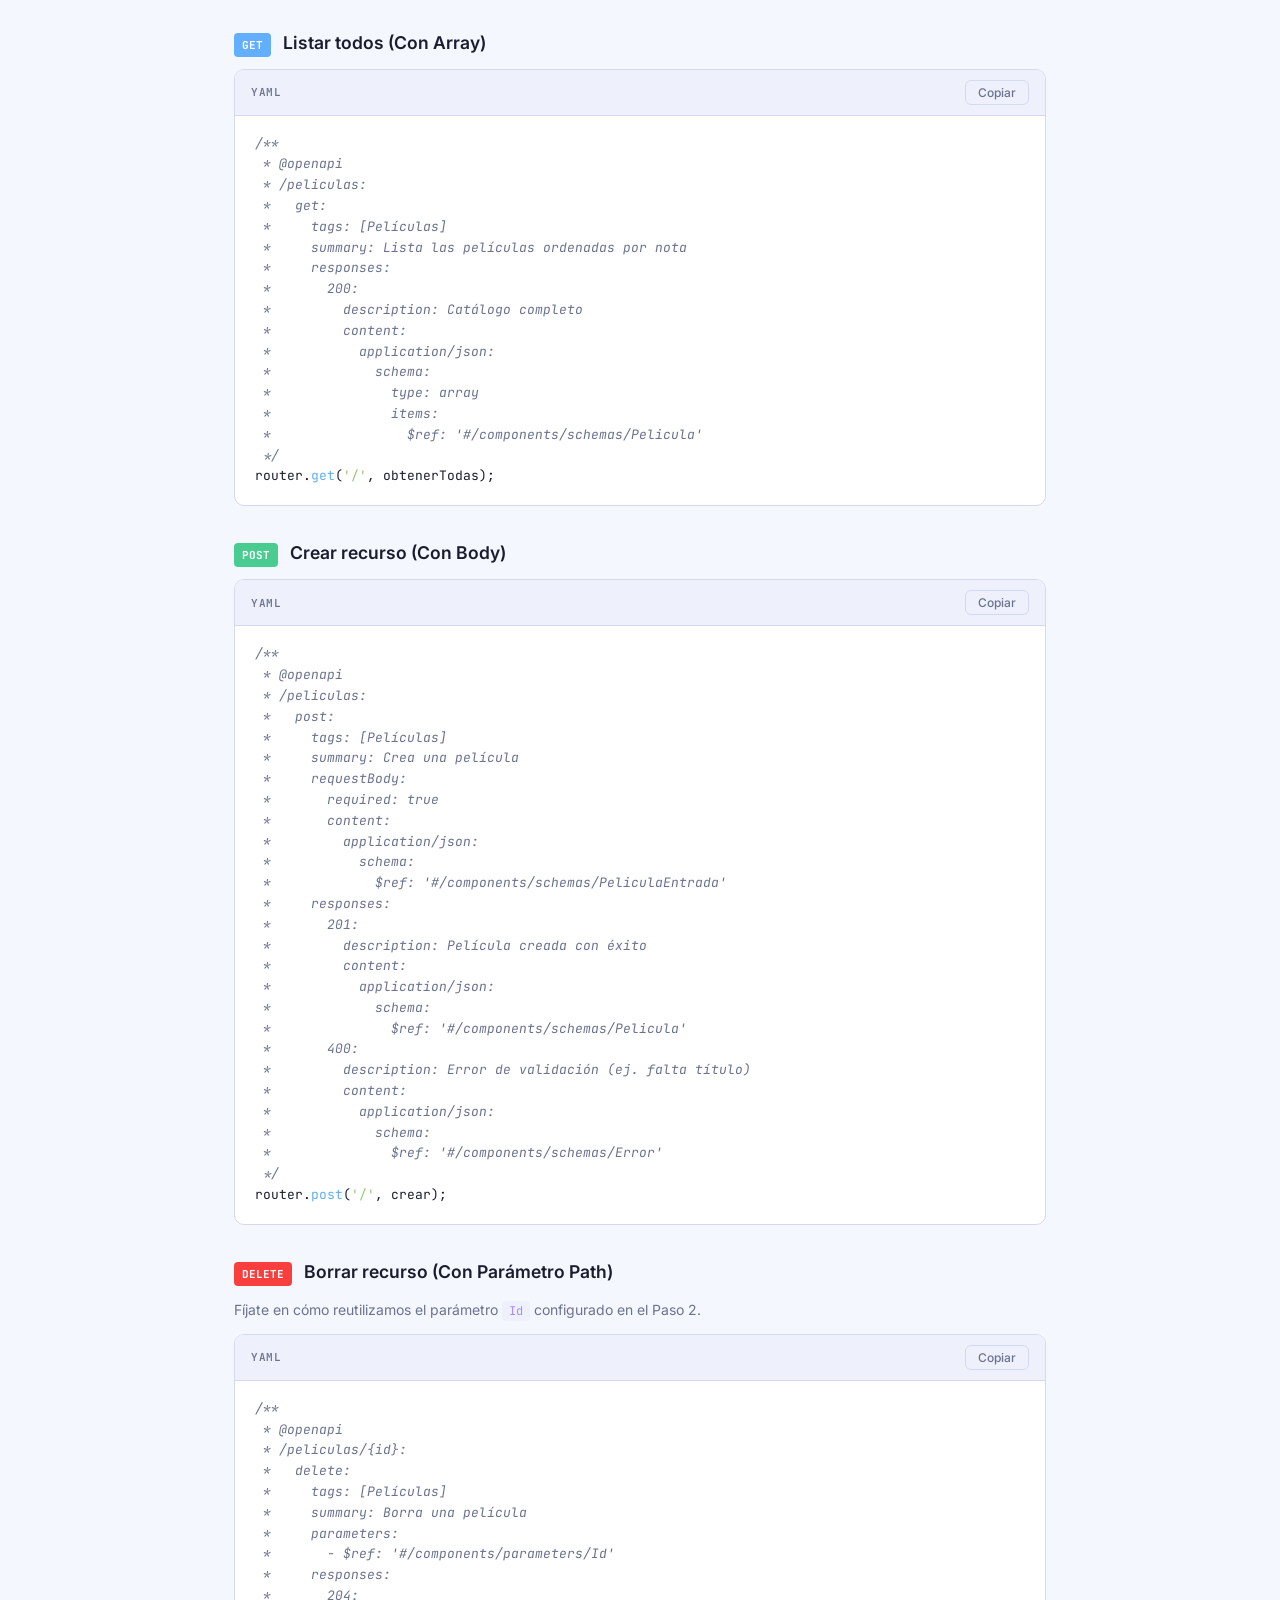
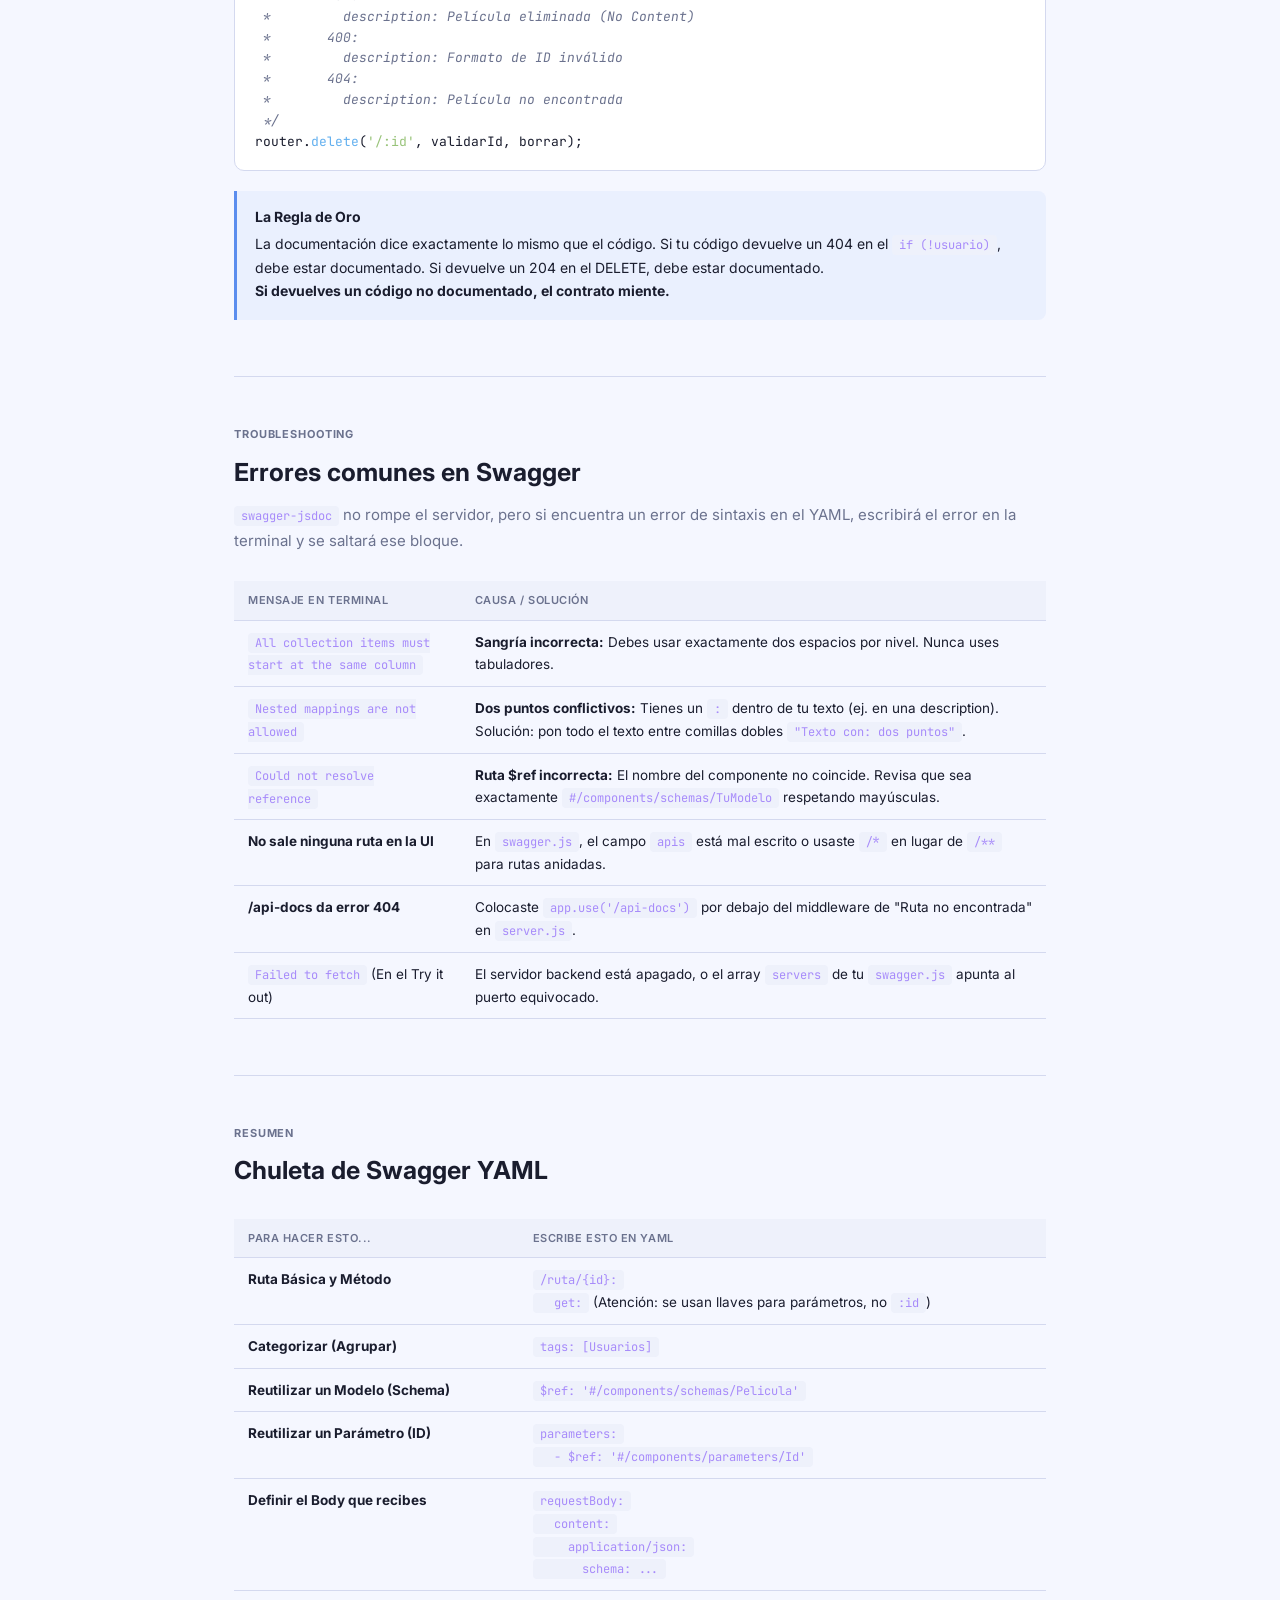
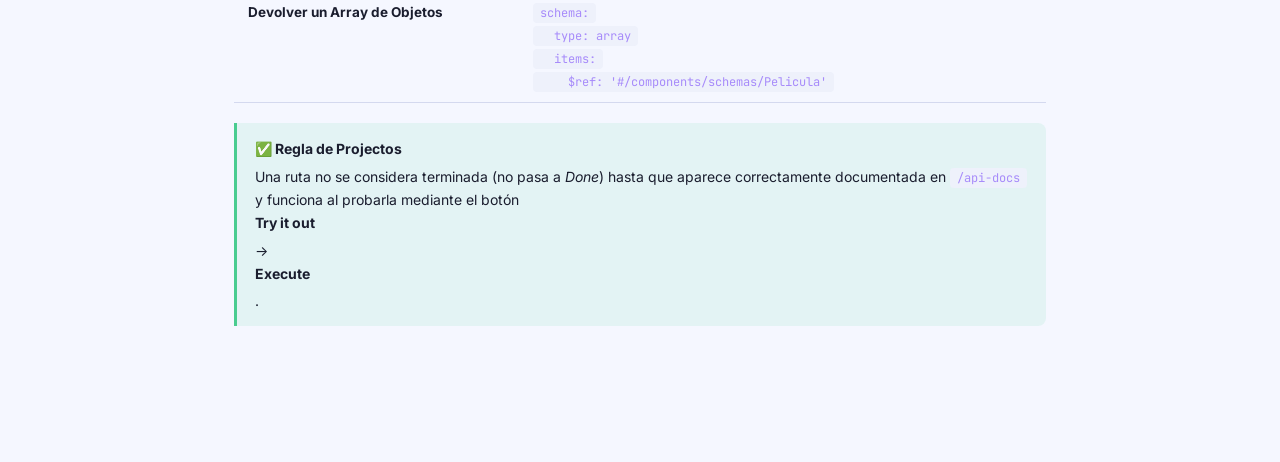
<file: modulo2/swagger_openapi.html>
<!DOCTYPE html>
<html lang="es">
<head>
<meta charset="UTF-8">
<meta name="viewport" content="width=device-width, initial-scale=1, viewport-fit=cover">
<title>Swagger y OpenAPI: Documentación de APIs</title>
<link href="https://fonts.googleapis.com/css2?family=Inter:wght@400;500;600;700&family=JetBrains+Mono:wght@400;600&display=swap" rel="stylesheet">
<style>
  :root {
    --bg: #0f1117;
    --surface: #181c27;
    --surface2: #1e2333;
    --border: #2a3045;
    --text: #e8eaf0;
    --text-muted: #7c849e;
    --accent: #5b8dee;
    --accent2: #a78bfa;
    --green: #34d399;
    --yellow: #fbbf24;
    --red: #f87171;
    --get-color: #61affe;
    --post-color: #49cc90;
    --put-color: #fca130;
    --del-color: #f93e3e;
    padding-top: env(safe-area-inset-top, 0px);
    padding-bottom: env(safe-area-inset-bottom, 0px);
    box-sizing: border-box;
  }
  @media (prefers-color-scheme: light) {
    :root:not([data-theme="dark"]) {
      --bg: #f5f7ff;
      --surface: #ffffff;
      --surface2: #eef1fb;
      --border: #d4d9ef;
      --text: #1a1d2e;
      --text-muted: #6b728e;
    }
  }
  *, *::before, *::after { box-sizing: border-box; margin: 0; padding: 0; }
  html { scroll-behavior: smooth; }
  body { font-family: 'Inter', sans-serif; background: var(--bg); color: var(--text); line-height: 1.65; font-size: 15px; }

  nav { position: sticky; top: 0; background: var(--surface); border-bottom: 1px solid var(--border); display: flex; align-items: center; gap: 8px; padding: 0 24px; height: 52px; z-index: 100; overflow-x: auto; white-space: nowrap; }
  nav a { color: var(--text-muted); text-decoration: none; font-size: 13px; font-weight: 500; padding: 4px 10px; border-radius: 6px; transition: background .15s, color .15s; flex-shrink: 0; }
  nav a:hover { background: var(--surface2); color: var(--text); }
  nav .dot { color: var(--border); font-size: 10px; }

  .wrap { max-width: 860px; margin: 0 auto; padding: 40px 24px 80px; }
  .hero { text-align: center; padding: 56px 0 48px; }
  .hero .tag { display: inline-block; background: var(--surface2); border: 1px solid var(--border); color: var(--text-muted); font-size: 12px; font-weight: 600; padding: 4px 12px; border-radius: 20px; margin-bottom: 20px; letter-spacing: .04em; }
  .hero h1 { font-size: clamp(2rem, 5vw, 3.2rem); font-weight: 700; line-height: 1.15; margin-bottom: 14px; }
  .hero h1 span { color: var(--accent); }
  .hero p { color: var(--text-muted); font-size: 17px; max-width: 600px; margin: 0 auto 32px; }

  section { margin-bottom: 56px; }
  .section-header { margin-bottom: 28px; }
  .section-label { font-size: 11px; font-weight: 700; letter-spacing: .08em; color: var(--text-muted); text-transform: uppercase; margin-bottom: 8px; }
  h2 { font-size: 1.55rem; font-weight: 700; margin-bottom: 10px; }
  h3 { font-size: 1.1rem; font-weight: 600; margin-bottom: 12px; color: var(--text); margin-top: 32px;}
  h3:first-child { margin-top: 0; }
  .section-intro { color: var(--text-muted); font-size: 15px; line-height: 1.7; margin-bottom: 24px; }

  .code-block { background: var(--surface); border: 1px solid var(--border); border-radius: 10px; overflow: hidden; margin-bottom: 20px; }
  .code-header { display: flex; justify-content: space-between; align-items: center; padding: 10px 16px; border-bottom: 1px solid var(--border); background: var(--surface2); }
  .code-lang { font-family: 'JetBrains Mono', monospace; font-size: 11px; font-weight: 600; color: var(--text-muted); text-transform: uppercase; letter-spacing: .05em; }
  .copy-btn { background: none; border: 1px solid var(--border); color: var(--text-muted); font-size: 12px; font-weight: 500; padding: 4px 12px; border-radius: 6px; cursor: pointer; transition: background .15s, color .15s; font-family: 'Inter', sans-serif; }
  .copy-btn:hover { background: var(--border); color: var(--text); }
  pre { font-family: 'JetBrains Mono', monospace; font-size: 13px; line-height: 1.6; padding: 18px 20px; overflow-x: auto; color: var(--text); margin: 0; }
  
  /* Syntax Highlighting Base */
  .cm { color: #6b728e; font-style: italic; } /* Comments */
  .kw { color: #c678dd; } /* Keywords */
  .str { color: #98c379; } /* Strings */
  .num { color: #d19a66; } /* Numbers */
  .fn { color: #61afef; } /* Functions/Keys */

  .callout { border-left: 3px solid; padding: 14px 18px; border-radius: 0 8px 8px 0; margin-bottom: 20px; font-size: 14px; line-height: 1.65; }
  .callout-info { border-color: var(--accent); background: rgba(91,141,238,.07); }
  .callout-warn { border-color: var(--yellow); background: rgba(251,191,36,.07); }
  .callout-err  { border-color: var(--red); background: rgba(248,113,113,.07); }
  .callout strong { display: block; margin-bottom: 4px; }

  .method-badge { display: inline-block; padding: 3px 8px; border-radius: 4px; font-family: 'JetBrains Mono', monospace; font-size: 11px; font-weight: 700; color: #fff; margin-right: 8px; }
  .badge-get { background: var(--get-color); }
  .badge-post { background: var(--post-color); }
  .badge-put { background: var(--put-color); }
  .badge-del { background: var(--del-color); }

  .table-wrap { overflow-x: auto; margin-bottom: 20px; }
  table { width: 100%; border-collapse: collapse; font-size: 13.5px; }
  th { background: var(--surface2); color: var(--text-muted); font-size: 11px; font-weight: 600; text-transform: uppercase; letter-spacing: .05em; padding: 10px 14px; text-align: left; border-bottom: 1px solid var(--border); }
  td { padding: 10px 14px; border-bottom: 1px solid var(--border); vertical-align: top; }
  code { font-family: 'JetBrains Mono', monospace; font-size: 12px; background: var(--surface2); padding: 2px 7px; border-radius: 4px; color: var(--accent2); }

  .divider { height: 1px; background: var(--border); margin: 48px 0; }
</style>
</head>
<body>

<nav>
  <a href="#intro">Conceptos</a><span class="dot">·</span>
  <a href="#setup">Instalación y Setup</a><span class="dot">·</span>
  <a href="#componentes">Componentes y Schemas</a><span class="dot">·</span>
  <a href="#rutas">Documentar Rutas</a><span class="dot">·</span>
  <a href="#errores">Errores Comunes</a><span class="dot">·</span>
  <a href="#chuleta">Chuleta</a>
</nav>

<div class="wrap">

  <!-- HERO -->
  <div class="hero" id="intro">
    <div class="tag">Basado en: Swagger documentar y probar la API.pptx</div>
    <h1>Swagger y OpenAPI<br><span>El Contrato de tu API</span></h1>
    <p>La documentación es el contrato de tu API: el frontend no lee tu código en Node, lee la página <code>/api-docs</code>. Swagger UI te permite además probar cada endpoint con un botón ("Try it out").</p>
  </div>

  <!-- 1. CONCEPTOS Y SETUP -->
  <section id="setup">
    <div class="section-header">
      <div class="section-label">Paso 1</div>
      <h2>Configuración Inicial</h2>
      <p class="section-intro">El ecosistema se divide en dos: <strong>OpenAPI</strong> es el formato estándar (JSON/YAML) que describe la API. <strong>Swagger</strong> son las herramientas que utilizamos para generarlo y pintarlo visualmente.</p>
    </div>

    <h3>1. Instalación de paquetes</h3>
    <div class="code-block">
      <div class="code-header"><span class="code-lang">Terminal</span></div>
      <pre>npm install swagger-jsdoc swagger-ui-express</pre>
    </div>
    <p style="color:var(--text-muted); font-size: 14px; margin-bottom: 16px;">
      <code>swagger-jsdoc</code> junta los comentarios de tus rutas en un objeto JSON estándar.<br>
      <code>swagger-ui-express</code> pinta ese objeto en una página web interactiva (el famoso <code>/api-docs</code>).
    </p>

    <h3>2. Configurar `config/swagger.js`</h3>
    <div class="code-block">
      <div class="code-header"><span class="code-lang">JavaScript</span><button class="copy-btn" onclick="copyCode(this)">Copiar</button></div>
      <pre><span class="kw">const</span> swaggerJsdoc = <span class="fn">require</span>(<span class="str">'swagger-jsdoc'</span>);
<span class="kw">const</span> path = <span class="fn">require</span>(<span class="str">'path'</span>);

<span class="kw">const</span> options = {
  definition: {
    openapi: <span class="str">'3.0.0'</span>,
    info: {
      title: <span class="str">'CineData API'</span>,
      version: <span class="str">'1.0.0'</span>,
      description: <span class="str">'API del lab cinedata: películas, usuarios y reseñas'</span>
    },
    servers: [
      { url: <span class="str">'http://localhost:3000'</span> }
    ],
  },
  <span class="cm">// IMPORTANTE: Ruta a los archivos donde están tus comentarios @openapi</span>
  apis: [path.<span class="fn">join</span>(__dirname, <span class="str">'../routes/*.js'</span>)]
};

<span class="kw">module.exports</span> = <span class="fn">swaggerJsdoc</span>(options);</pre>
    </div>

    <h3>3. Montar la ruta en `server.js`</h3>
    <div class="code-block">
      <div class="code-header"><span class="code-lang">JavaScript</span><button class="copy-btn" onclick="copyCode(this)">Copiar</button></div>
      <pre><span class="kw">const</span> swaggerUi = <span class="fn">require</span>(<span class="str">'swagger-ui-express'</span>);
<span class="kw">const</span> swaggerSpec = <span class="fn">require</span>(<span class="str">'./config/swagger'</span>);

<span class="cm">// Montar ANTES del middleware de "Ruta no encontrada"</span>
app.<span class="fn">use</span>(<span class="str">'/api-docs'</span>, swaggerUi.serve, swaggerUi.<span class="fn">setup</span>(swaggerSpec));
app.<span class="fn">get</span>(<span class="str">'/api-docs.json'</span>, (req, res) => res.<span class="fn">json</span>(swaggerSpec));</pre>
    </div>
  </section>

  <div class="divider"></div>

  <!-- 2. COMPONENTES -->
  <section id="componentes">
    <div class="section-header">
      <div class="section-label">Paso 2</div>
      <h2>Componentes y Schemas</h2>
      <p class="section-intro">En lugar de repetir la estructura de una Película o un Error en cada ruta, los definimos una sola vez en el bloque <code>components</code> (dentro de <code>swagger.js</code>) y los referenciamos usando <code>$ref</code>. <strong>Se describe lo que viaja por HTTP, no lo que hay exactamente en Mongo.</strong></p>
    </div>

    <h3>Ejemplo: Añadiendo Schemas al definition</h3>
    <div class="code-block">
      <div class="code-header"><span class="code-lang">JavaScript (config/swagger.js)</span><button class="copy-btn" onclick="copyCode(this)">Copiar</button></div>
      <pre>definition: {
  openapi: <span class="str">'3.0.0'</span>,
  <span class="cm">/* ... info y servers ... */</span>
  components: {
    parameters: {
      Id: {
        in: <span class="str">'path'</span>,
        name: <span class="str">'id'</span>,
        required: <span class="kw">true</span>,
        schema: { type: <span class="str">'string'</span> },
        description: <span class="str">'ID autogenerado por MongoDB'</span>
      }
    },
    schemas: {
      Error: {
        type: <span class="str">'object'</span>,
        properties: {
          error: { type: <span class="str">'string'</span>, example: <span class="str">'Película no encontrada'</span> }
        }
      },
      Pelicula: {
        type: <span class="str">'object'</span>,
        properties: {
          id: { type: <span class="str">'string'</span>, example: <span class="str">'6ad8f53...'</span> },
          titulo: { type: <span class="str">'string'</span>, example: <span class="str">'Blade Runner 2049'</span> },
          anio: { type: <span class="str">'integer'</span>, example: <span class="num">2017</span> },
          duracion: { type: <span class="str">'string'</span>, example: <span class="str">'2h 44min'</span> } <span class="cm">// ¡Ojo! Lo que envía el toJSON</span>
        }
      },
      PeliculaEntrada: {
        type: <span class="str">'object'</span>,
        required: [<span class="str">'titulo'</span>, <span class="str">'anio'</span>], <span class="cm">// Campos obligatorios para el POST/PUT</span>
        properties: {
          titulo: { type: <span class="str">'string'</span> },
          anio: { type: <span class="str">'integer'</span> }
        }
      }
    }
  }
}</pre>
    </div>
  </section>

  <div class="divider"></div>

  <!-- 3. RUTAS -->
  <section id="rutas">
    <div class="section-header">
      <div class="section-label">Paso 3</div>
      <h2>Documentar Rutas (Ejemplos YAML)</h2>
      <p class="section-intro">Encima de cada ruta en tus archivos de controladores/rutas, añadimos un comentario multilínea empezando por <code>/** @openapi</code>. El contenido interior es <strong>YAML</strong>, donde la sangría (2 espacios) es la sintaxis.</p>
    </div>

    <h3><span class="method-badge badge-get">GET</span> Listar todos (Con Array)</h3>
    <div class="code-block">
      <div class="code-header"><span class="code-lang">YAML</span><button class="copy-btn" onclick="copyCode(this)">Copiar</button></div>
      <pre><span class="cm">/**
 * @openapi
 * /peliculas:
 *   get:
 *     tags: [Películas]
 *     summary: Lista las películas ordenadas por nota
 *     responses:
 *       200:
 *         description: Catálogo completo
 *         content:
 *           application/json:
 *             schema:
 *               type: array
 *               items:
 *                 $ref: '#/components/schemas/Pelicula'
 */</span>
router.<span class="fn">get</span>(<span class="str">'/'</span>, obtenerTodas);</pre>
    </div>

    <h3><span class="method-badge badge-post">POST</span> Crear recurso (Con Body)</h3>
    <div class="code-block">
      <div class="code-header"><span class="code-lang">YAML</span><button class="copy-btn" onclick="copyCode(this)">Copiar</button></div>
      <pre><span class="cm">/**
 * @openapi
 * /peliculas:
 *   post:
 *     tags: [Películas]
 *     summary: Crea una película
 *     requestBody:
 *       required: true
 *       content:
 *         application/json:
 *           schema:
 *             $ref: '#/components/schemas/PeliculaEntrada'
 *     responses:
 *       201:
 *         description: Película creada con éxito
 *         content:
 *           application/json:
 *             schema:
 *               $ref: '#/components/schemas/Pelicula'
 *       400:
 *         description: Error de validación (ej. falta título)
 *         content:
 *           application/json:
 *             schema:
 *               $ref: '#/components/schemas/Error'
 */</span>
router.<span class="fn">post</span>(<span class="str">'/'</span>, crear);</pre>
    </div>

    <h3><span class="method-badge badge-del">DELETE</span> Borrar recurso (Con Parámetro Path)</h3>
    <p style="color:var(--text-muted); font-size:14px; margin-bottom:12px;">Fíjate en cómo reutilizamos el parámetro <code>Id</code> configurado en el Paso 2.</p>
    <div class="code-block">
      <div class="code-header"><span class="code-lang">YAML</span><button class="copy-btn" onclick="copyCode(this)">Copiar</button></div>
      <pre><span class="cm">/**
 * @openapi
 * /peliculas/{id}:
 *   delete:
 *     tags: [Películas]
 *     summary: Borra una película
 *     parameters:
 *       - $ref: '#/components/parameters/Id'
 *     responses:
 *       204:
 *         description: Película eliminada (No Content)
 *       400:
 *         description: Formato de ID inválido
 *       404:
 *         description: Película no encontrada
 */</span>
router.<span class="fn">delete</span>(<span class="str">'/:id'</span>, validarId, borrar);</pre>
    </div>

    <div class="callout callout-info">
      <strong>La Regla de Oro</strong>
      La documentación dice exactamente lo mismo que el código. Si tu código devuelve un 404 en el <code>if (!usuario)</code>, debe estar documentado. Si devuelve un 204 en el DELETE, debe estar documentado. <strong>Si devuelves un código no documentado, el contrato miente.</strong>
    </div>
  </section>

  <div class="divider"></div>

  <!-- 4. ERRORES COMUNES -->
  <section id="errores">
    <div class="section-header">
      <div class="section-label">Troubleshooting</div>
      <h2>Errores comunes en Swagger</h2>
      <p class="section-intro"><code>swagger-jsdoc</code> no rompe el servidor, pero si encuentra un error de sintaxis en el YAML, escribirá el error en la terminal y se saltará ese bloque.</p>
    </div>

    <div class="table-wrap">
      <table>
        <thead><tr><th>Mensaje en Terminal</th><th>Causa / Solución</th></tr></thead>
        <tbody>
          <tr>
            <td><code>All collection items must start at the same column</code></td>
            <td><strong>Sangría incorrecta:</strong> Debes usar exactamente dos espacios por nivel. Nunca uses tabuladores.</td>
          </tr>
          <tr>
            <td><code>Nested mappings are not allowed</code></td>
            <td><strong>Dos puntos conflictivos:</strong> Tienes un <code>:</code> dentro de tu texto (ej. en una description). Solución: pon todo el texto entre comillas dobles <code>"Texto con: dos puntos"</code>.</td>
          </tr>
          <tr>
            <td><code>Could not resolve reference</code></td>
            <td><strong>Ruta $ref incorrecta:</strong> El nombre del componente no coincide. Revisa que sea exactamente <code>#/components/schemas/TuModelo</code> respetando mayúsculas.</td>
          </tr>
          <tr>
            <td><strong>No sale ninguna ruta en la UI</strong></td>
            <td>En <code>swagger.js</code>, el campo <code>apis</code> está mal escrito o usaste <code>/*</code> en lugar de <code>/**</code> para rutas anidadas.</td>
          </tr>
          <tr>
            <td><strong>/api-docs da error 404</strong></td>
            <td>Colocaste <code>app.use('/api-docs')</code> por debajo del middleware de "Ruta no encontrada" en <code>server.js</code>.</td>
          </tr>
          <tr>
            <td><code>Failed to fetch</code> (En el Try it out)</td>
            <td>El servidor backend está apagado, o el array <code>servers</code> de tu <code>swagger.js</code> apunta al puerto equivocado.</td>
          </tr>
        </tbody>
      </table>
    </div>
  </section>

  <div class="divider"></div>

  <!-- 5. CHULETA -->
  <section id="chuleta">
    <div class="section-header">
      <div class="section-label">Resumen</div>
      <h2>Chuleta de Swagger YAML</h2>
    </div>

    <div class="table-wrap">
      <table>
        <thead><tr><th>Para hacer esto...</th><th>Escribe esto en YAML</th></tr></thead>
        <tbody>
          <tr><td><strong>Ruta Básica y Método</strong></td><td><code>/ruta/{id}:</code><br><code>&nbsp;&nbsp;get:</code> (Atención: se usan llaves para parámetros, no <code>:id</code>)</td></tr>
          <tr><td><strong>Categorizar (Agrupar)</strong></td><td><code>tags: [Usuarios]</code></td></tr>
          <tr><td><strong>Reutilizar un Modelo (Schema)</strong></td><td><code>$ref: '#/components/schemas/Pelicula'</code></td></tr>
          <tr><td><strong>Reutilizar un Parámetro (ID)</strong></td><td><code>parameters:</code><br><code>&nbsp;&nbsp;- $ref: '#/components/parameters/Id'</code></td></tr>
          <tr><td><strong>Definir el Body que recibes</strong></td><td><code>requestBody:</code><br><code>&nbsp;&nbsp;content:</code><br><code>&nbsp;&nbsp;&nbsp;&nbsp;application/json:</code><br><code>&nbsp;&nbsp;&nbsp;&nbsp;&nbsp;&nbsp;schema: ...</code></td></tr>
          <tr><td><strong>Devolver un Array de Objetos</strong></td><td><code>schema:</code><br><code>&nbsp;&nbsp;type: array</code><br><code>&nbsp;&nbsp;items:</code><br><code>&nbsp;&nbsp;&nbsp;&nbsp;$ref: '#/components/schemas/Pelicula'</code></td></tr>
        </tbody>
      </table>
    </div>
    
    <div class="callout callout-info" style="border-color: var(--post-color); background: rgba(73, 204, 144, 0.1);">
      <strong>✅ Regla de Projectos</strong>
      Una ruta no se considera terminada (no pasa a <em>Done</em>) hasta que aparece correctamente documentada en <code>/api-docs</code> y funciona al probarla mediante el botón <strong>Try it out</strong> -> <strong>Execute</strong>.
    </div>
  </section>

</div>

<script>
  function copyCode(btn) {
    const pre = btn.closest('.code-block').querySelector('pre');
    navigator.clipboard.writeText(pre.innerText).then(() => {
      btn.textContent = '✓ Copiado';
      setTimeout(() => { btn.textContent = 'Copiar'; }, 2000);
    });
  }
</script>
</body>
</html>
</file>
<file: style.css>
/* === Estilos Generales === */
        * {
            box-sizing: border-box;
            margin: 0;
            padding: 0;
            font-family: 'Segoe UI', Roboto, Helvetica, Arial, sans-serif;
        }

        body {
            background-color: #f4f7f6;
            color: #333;
            line-height: 1.6;
        }

        /* === Cabecera (Header) === */
        header {
            background: linear-gradient(135deg, #005A9C, #00b4db);
            color: #fff;
            padding: 4rem 1rem;
            text-align: center;
            box-shadow: 0 4px 10px rgba(0,0,0,0.1);
        }

        header h1 {
            font-size: 2.8rem;
            margin-bottom: 0.5rem;
            letter-spacing: 1px;
        }

        header p {
            font-size: 1.2rem;
            opacity: 0.9;
        }

        /* === Contenedor Principal === */
        .modules-container {
            max-width: 800px;
            margin: 3rem auto;
            padding: 0 1rem;
            display: flex;
            flex-direction: column;
            gap: 1.5rem;
        }

        /* === Estilos del Desplegable (Módulos) === */
        details.module {
            background: #fff;
            border-radius: 10px;
            box-shadow: 0 3px 10px rgba(0,0,0,0.05);
            overflow: hidden;
            transition: all 0.3s ease;
        }

        details.module[open] {
            box-shadow: 0 8px 20px rgba(0,0,0,0.1);
        }

        summary {
            padding: 1.5rem 2rem;
            font-size: 1.3rem;
            font-weight: 600;
            color: #2c3e50;
            background-color: #ffffff;
            cursor: pointer;
            list-style: none;
            display: flex;
            justify-content: space-between;
            align-items: center;
            border-left: 5px solid #005A9C;
            transition: background-color 0.3s;
        }

        summary:hover {
            background-color: #f8fbff;
        }

        details[open] summary {
            border-bottom: 1px solid #eee;
            background-color: #f0f7ff;
            color: #005A9C;
        }

        /* Ocultar la flecha por defecto y crear una personalizada (+ y -) */
        summary::-webkit-details-marker {
            display: none;
        }

        summary::after {
            content: '+';
            font-size: 1.8rem;
            color: #005A9C;
            font-weight: 400;
        }

        details[open] summary::after {
            content: '−';
        }

        /* === Lista de Clases dentro del Módulo === */
        .rounded {
            border-radius: 50%;
        }

        .classes-list {
            list-style: none;
            padding: 1.5rem 2rem;
            background-color: #fafcfd;
        }

        .classes-list li {
            margin-bottom: 1rem;
        }

        .classes-list li:last-child {
            margin-bottom: 0;
        }

        .classes-list a {
            text-decoration: none;
            color: #555;
            display: flex;
            align-items: center;
            padding: 1rem 1.5rem;
            border-radius: 8px;
            background-color: #fff;
            border: 1px solid #eaeaea;
            transition: all 0.3s ease;
            font-weight: 500;
        }

        .classes-list a::before {
            content: '📄'; /* Icono de documento */
            margin-right: 15px;
            font-size: 1.2rem;
        }

        .classes-list a:hover {
            background-color: #005A9C;
            color: #fff;
            border-color: #005A9C;
            transform: translateX(8px); /* Efecto de desplazamiento a la derecha */
            box-shadow: 0 4px 10px rgba(0,90,156,0.2);
        }
</file>
